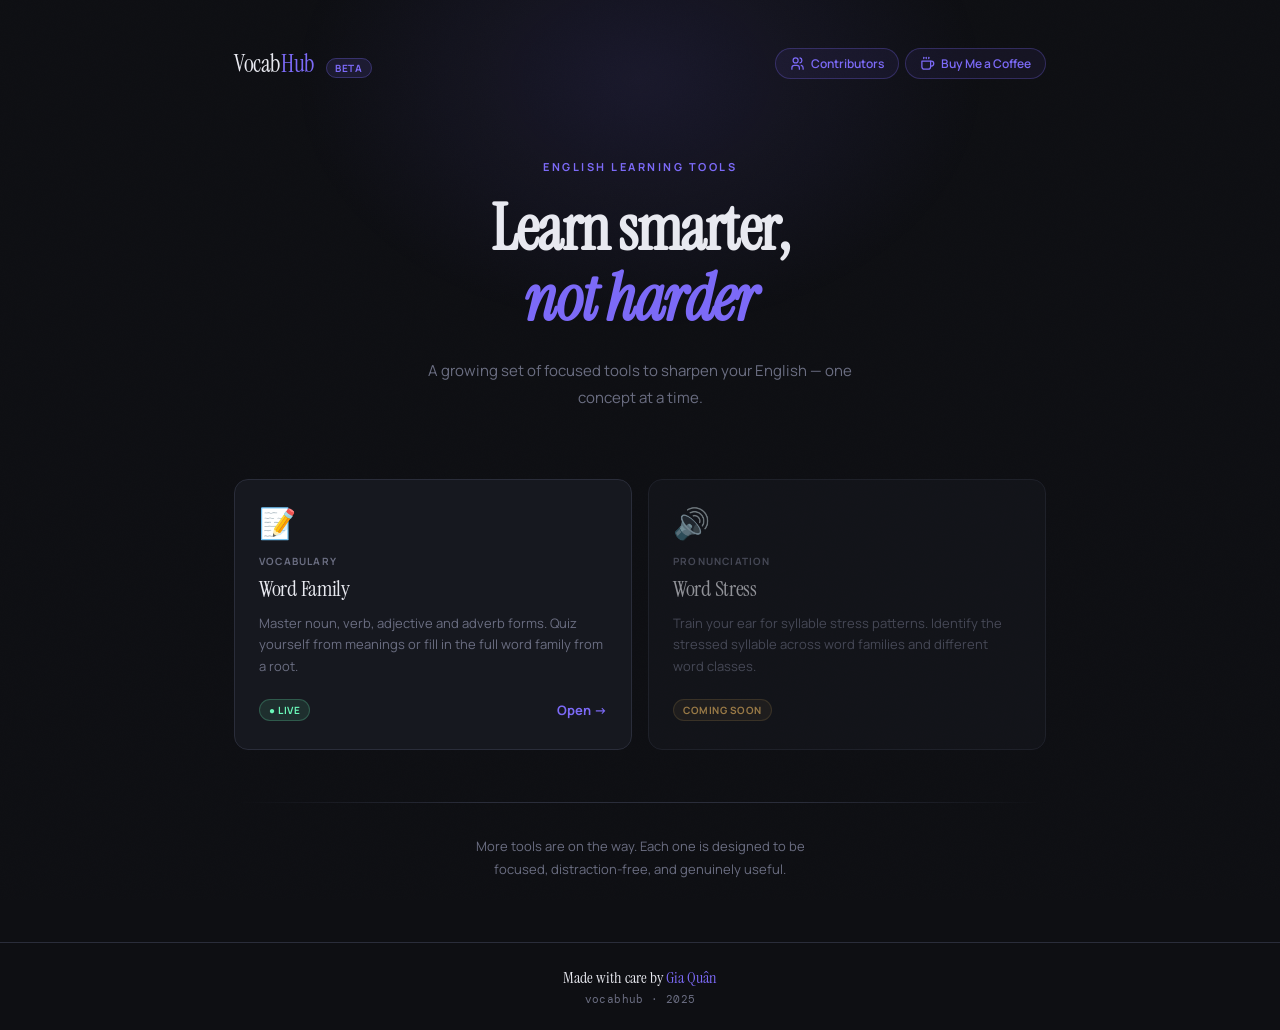
<file: index.html>
<!DOCTYPE html>
<html lang="en">
<head>
<meta charset="UTF-8">
<meta name="viewport" content="width=device-width, initial-scale=1.0">
<title>Vocab Hub</title>
<link rel="icon" type="image/png" href="image/wordhub logo.png">
<link href="https://fonts.googleapis.com/css2?family=Instrument+Serif:ital@0;1&family=DM+Mono:wght@400;500&family=Manrope:wght@400;500;600;700&display=swap" rel="stylesheet">
<style>
  :root {
    --bg:      #0e0f13;
    --surface: #16181f;
    --surface2:#1e2029;
    --border:  #2a2d3a;
    --accent:  #7c6af7;
    --accent2: #f7c26a;
    --accent3: #6af7b8;
    --text:    #e8e9f0;
    --muted:   #6b6e82;
    --danger:  #f76a6a;
    --success: #6af7b8;
    --radius:  14px;
  }

  * { box-sizing: border-box; margin: 0; padding: 0; }

  body {
    background: var(--bg);
    color: var(--text);
    font-family: 'Manrope', sans-serif;
    min-height: 100vh;
    display: flex;
    flex-direction: column;
    overflow-x: hidden;
  }

  body::before {
    content: '';
    position: fixed; inset: 0; z-index: 0; pointer-events: none;
    background-image: url("data:image/svg+xml,%3Csvg viewBox='0 0 256 256' xmlns='http://www.w3.org/2000/svg'%3E%3Cfilter id='n'%3E%3CfeTurbulence type='fractalNoise' baseFrequency='0.9' numOctaves='4' stitchTiles='stitch'/%3E%3C/filter%3E%3Crect width='100%25' height='100%25' filter='url(%23n)' opacity='0.03'/%3E%3C/svg%3E");
    background-size: 200px;
    opacity: 0.4;
  }

  body::after {
    content: '';
    position: fixed;
    top: -180px; left: 50%;
    transform: translateX(-50%);
    width: 720px; height: 520px;
    background: radial-gradient(ellipse at center, rgba(124,106,247,.11) 0%, transparent 68%);
    pointer-events: none; z-index: 0;
  }

  .page {
    position: relative; z-index: 1;
    max-width: 860px;
    margin: 0 auto;
    padding: 48px 24px 60px;
    flex: 1;
    display: flex;
    flex-direction: column;
  }

  /* ── Header ── */
  header {
    display: flex;
    align-items: center;
    justify-content: space-between;
    margin-bottom: 80px;
  }
  .logo {
    font-family: 'Instrument Serif', serif;
    font-size: 24px;
    letter-spacing: -0.4px;
  }
  .logo span { color: var(--accent); }
  .beta-tag {
    font-size: 10px; font-weight: 700; letter-spacing: .8px;
    color: var(--accent); text-transform: uppercase;
    background: rgba(124,106,247,.12);
    border: 1px solid rgba(124,106,247,.3);
    border-radius: 999px; padding: 2px 8px;
    margin-left: 8px; vertical-align: middle;
  }

  /* ── Tab Nav ── */
  .header-tabs {
    display: flex;
    align-items: center;
    gap: 6px;
  }
  .tab-btn {
    font-family: 'Manrope', sans-serif;
    font-size: 12px;
    font-weight: 600;
    color: var(--accent);
    background: rgba(124,106,247,.07);
    border: 1px solid rgba(124,106,247,.28);
    border-radius: 999px;
    padding: 6px 14px;
    cursor: pointer;
    display: flex;
    align-items: center;
    gap: 6px;
    transition: color .2s, background .2s, border-color .2s, box-shadow .2s;
    white-space: nowrap;
    box-shadow: 0 0 0 0 rgba(124,106,247,0);
  }
  .tab-btn:hover {
    color: #fff;
    background: rgba(124,106,247,.18);
    border-color: rgba(124,106,247,.65);
    box-shadow: 0 0 14px rgba(124,106,247,.22);
  }
  .tab-btn .tab-icon { font-size: 14px; display: flex; align-items: center; }

  /* ── Modal Overlay ── */
  .modal-overlay {
    position: fixed; inset: 0; z-index: 100;
    background: rgba(10,11,15,.72);
    backdrop-filter: blur(8px);
    -webkit-backdrop-filter: blur(8px);
    display: flex;
    align-items: center;
    justify-content: center;
    padding: 24px;
    opacity: 0;
    pointer-events: none;
    transition: opacity .22s;
  }
  .modal-overlay.open {
    opacity: 1;
    pointer-events: all;
  }

  .modal {
    background: var(--surface);
    border: 1px solid var(--border);
    border-radius: 20px;
    width: 100%;
    max-width: 580px;
    max-height: 88vh;
    overflow-y: auto;
    padding: 36px 32px;
    position: relative;
    transform: translateY(16px) scale(.97);
    transition: transform .24s cubic-bezier(.22,1,.36,1);
    scrollbar-width: thin;
    scrollbar-color: var(--border) transparent;
  }
  .modal-overlay.open .modal {
    transform: translateY(0) scale(1);
  }

  .modal-close {
    position: absolute;
    top: 16px; right: 16px;
    background: var(--surface2);
    border: 1px solid var(--border);
    border-radius: 50%;
    width: 32px; height: 32px;
    color: var(--muted);
    font-size: 18px;
    line-height: 1;
    cursor: pointer;
    display: flex; align-items: center; justify-content: center;
    transition: color .15s, background .15s;
  }
  .modal-close:hover { color: var(--text); background: var(--border); }

  .modal-title {
    font-family: 'Instrument Serif', serif;
    font-size: 26px;
    letter-spacing: -.4px;
    margin-bottom: 6px;
  }
  .modal-sub {
    font-size: 13px;
    color: var(--muted);
    margin-bottom: 28px;
    line-height: 1.7;
  }

  /* ── Contributors ── */
  .contrib-grid {
    display: flex;
    flex-direction: column;
    gap: 12px;
  }
  .contrib-row {
    display: grid;
    grid-template-columns: repeat(auto-fill, minmax(160px, 1fr));
    gap: 12px;
  }
  .contrib-card {
    background: var(--surface2);
    border: 1px solid var(--border);
    border-radius: 12px;
    padding: 16px 16px 14px;
    display: flex;
    flex-direction: column;
    align-items: flex-start;
    gap: 8px;
    transition: border-color .18s;
  }
  .contrib-card:hover { border-color: rgba(124,106,247,.45); }

  .contrib-avatar {
    width: 44px; height: 44px;
    border-radius: 50%;
    background: linear-gradient(135deg, var(--accent), #a78bfa);
    display: flex; align-items: center; justify-content: center;
    font-size: 18px;
    font-weight: 700;
    color: #fff;
    letter-spacing: -.5px;
    flex-shrink: 0;
  }

  .contrib-info {}
  .contrib-name {
    font-size: 14px;
    font-weight: 700;
    color: var(--text);
    margin-bottom: 2px;
  }
  .contrib-role {
    font-size: 11px;
    font-weight: 600;
    letter-spacing: .5px;
    text-transform: uppercase;
    color: var(--accent);
  }

  .contrib-links {
    display: flex; gap: 6px; flex-wrap: wrap;
    margin-top: 2px;
  }
  .contrib-link {
    font-size: 11px;
    font-family: 'DM Mono', monospace;
    color: var(--muted);
    text-decoration: none;
    background: rgba(255,255,255,.04);
    border: 1px solid var(--border);
    border-radius: 6px;
    padding: 2px 8px;
    transition: color .15s, border-color .15s;
  }
  .contrib-link:hover { color: var(--accent); border-color: rgba(124,106,247,.4); }

  /* ── Crypto Donate ── */
  .crypto-section {
    display: flex;
    flex-direction: column;
    gap: 20px;
  }
  .crypto-coin {
    background: var(--surface2);
    border: 1px solid var(--border);
    border-radius: 14px;
    padding: 20px;
    display: flex;
    gap: 18px;
    align-items: flex-start;
    transition: border-color .18s;
  }
  .crypto-coin:hover { border-color: rgba(247,194,106,.35); }

  .qr-placeholder {
    width: 80px; height: 80px;
    border-radius: 10px;
    background: var(--surface);
    border: 1.5px dashed var(--border);
    display: flex;
    flex-direction: column;
    align-items: center;
    justify-content: center;
    flex-shrink: 0;
    font-size: 22px;
    overflow: hidden;
    position: relative;
  }

  .qr-label {
    font-size: 9px;
    font-family: 'DM Mono', monospace;
    color: var(--muted);
    margin-top: 4px;
    letter-spacing: .3px;
  }

  .crypto-details { flex: 1; min-width: 0; }
  .crypto-header {
    display: flex; align-items: center; gap: 8px;
    margin-bottom: 4px;
  }
  .crypto-icon { font-size: 20px; line-height: 1; }
  .crypto-name {
    font-size: 15px;
    font-weight: 700;
    color: var(--text);
  }
  .crypto-ticker {
    font-family: 'DM Mono', monospace;
    font-size: 11px;
    color: var(--muted);
    background: rgba(255,255,255,.05);
    border: 1px solid var(--border);
    border-radius: 6px;
    padding: 1px 7px;
  }
  .crypto-network {
    font-size: 11px;
    color: var(--muted);
    margin-bottom: 10px;
  }
  .crypto-address-wrap {
    display: flex;
    align-items: center;
    gap: 8px;
    background: rgba(0,0,0,.25);
    border: 1px solid var(--border);
    border-radius: 8px;
    padding: 8px 10px;
  }
  .crypto-address {
    font-family: 'DM Mono', monospace;
    font-size: 11px;
    color: var(--accent3);
    flex: 1;
    overflow: hidden;
    text-overflow: ellipsis;
    white-space: nowrap;
  }
  .copy-btn {
    background: rgba(106,247,184,.08);
    border: 1px solid rgba(106,247,184,.2);
    border-radius: 6px;
    color: var(--accent3);
    font-size: 11px;
    font-weight: 700;
    font-family: 'Manrope', sans-serif;
    padding: 3px 9px;
    cursor: pointer;
    flex-shrink: 0;
    transition: background .15s;
  }
  .copy-btn:hover { background: rgba(106,247,184,.16); }
  .copy-btn.copied { color: var(--accent2); border-color: rgba(247,194,106,.3); background: rgba(247,194,106,.08); }

  .donate-note {
    margin-top: 22px;
    padding: 14px 16px;
    background: rgba(124,106,247,.06);
    border: 1px solid rgba(124,106,247,.15);
    border-radius: 10px;
    font-size: 12px;
    color: var(--muted);
    line-height: 1.7;
    text-align: center;
  }
  .donate-note strong { color: var(--text); }

  /* ── Hero ── */
  .hero {
    text-align: center;
    margin-bottom: 68px;
  }
  .hero-eyebrow {
    font-size: 11px; font-weight: 700; letter-spacing: 2.5px;
    text-transform: uppercase; color: var(--accent);
    margin-bottom: 20px;
  }
  .hero-title {
    font-family: 'Instrument Serif', serif;
    font-size: clamp(40px, 7.5vw, 64px);
    line-height: 1.1;
    letter-spacing: -1.5px;
    color: var(--text);
    margin-bottom: 22px;
  }
  .hero-title em {
    font-style: italic;
    color: var(--accent);
  }
  .hero-sub {
    font-size: 15px;
    color: var(--muted);
    line-height: 1.8;
    max-width: 440px;
    margin: 0 auto;
  }

  /* ── Cards ── */
  .tools-grid {
    display: grid;
    grid-template-columns: 1fr 1fr;
    gap: 16px;
    margin-bottom: 52px;
  }
  @media (max-width: 520px) {
    .tools-grid { grid-template-columns: 1fr; }
  }

  .tool-card {
    background: var(--surface);
    border: 1px solid var(--border);
    border-radius: var(--radius);
    padding: 28px 24px;
    text-decoration: none;
    color: inherit;
    display: flex;
    flex-direction: column;
    position: relative;
    overflow: hidden;
    transition: border-color .2s, transform .22s, box-shadow .22s;
  }
  .tool-card .card-glow {
    position: absolute; inset: 0;
    background: linear-gradient(135deg, rgba(124,106,247,.05) 0%, transparent 55%);
    opacity: 0;
    transition: opacity .22s;
  }
  .tool-card:not(.soon):hover {
    border-color: var(--accent);
    transform: translateY(-4px);
    box-shadow: 0 14px 44px rgba(124,106,247,.13);
  }
  .tool-card:not(.soon):hover .card-glow { opacity: 1; }
  .tool-card.soon { cursor: default; opacity: .6; }

  .card-icon { font-size: 30px; margin-bottom: 16px; line-height: 1; position: relative; }
  .card-label {
    font-size: 10px; font-weight: 700; letter-spacing: 1.2px;
    text-transform: uppercase; color: var(--muted);
    margin-bottom: 6px; position: relative;
  }
  .card-title {
    font-family: 'Instrument Serif', serif;
    font-size: 22px; letter-spacing: -0.3px;
    margin-bottom: 10px; color: var(--text);
    position: relative;
  }
  .card-desc {
    font-size: 13px; color: var(--muted);
    line-height: 1.65; flex: 1;
    position: relative;
  }
  .card-footer {
    margin-top: 22px;
    display: flex; align-items: center; gap: 10px;
    position: relative;
  }
  .card-cta {
    font-size: 13px; font-weight: 700; color: var(--accent);
    display: flex; align-items: center; gap: 5px;
    margin-left: auto;
    transition: gap .2s;
  }
  .tool-card:not(.soon):hover .card-cta { gap: 9px; }

  .badge {
    display: inline-flex; align-items: center; gap: 4px;
    font-size: 10px; font-weight: 700;
    padding: 3px 9px; border-radius: 999px;
    text-transform: uppercase; letter-spacing: .5px;
  }
  .badge-live { background: rgba(106,247,184,.10); color: var(--success); border: 1px solid rgba(106,247,184,.22); }
  .badge-soon { background: rgba(247,194,106,.09); color: var(--accent2); border: 1px solid rgba(247,194,106,.22); }

  /* ── Divider ── */
  .divider {
    height: 1px;
    background: linear-gradient(90deg, transparent 0%, var(--border) 30%, var(--border) 70%, transparent 100%);
    margin-bottom: 32px;
  }

  /* ── Note ── */
  .note {
    text-align: center;
    font-size: 13px;
    color: var(--muted);
    line-height: 1.8;
  }

  /* ── Footer ── */
  footer {
    position: relative; z-index: 1;
    text-align: center;
    padding: 24px 20px;
    border-top: 1px solid var(--border);
    margin-top: auto;
  }
  .credit {
    font-family: 'Instrument Serif', serif;
    font-size: 16px;
    color: var(--text);
    margin-bottom: 4px;
  }
  .credit span { color: var(--accent); }
  .credit-sub {
    font-family: 'DM Mono', monospace;
    font-size: 11px;
    color: var(--muted);
    letter-spacing: .4px;
  }

  /* ── Animations ── */
  @keyframes fadeUp {
    from { opacity: 0; transform: translateY(14px); }
    to   { opacity: 1; transform: translateY(0); }
  }
  header      { animation: fadeUp .45s ease both; }
  .hero       { animation: fadeUp .45s ease .08s both; }
  .tools-grid { animation: fadeUp .45s ease .16s both; }
  .note       { animation: fadeUp .45s ease .22s both; }
  footer      { animation: fadeUp .4s  ease .26s both; }

  /* Mobile */
  @media (max-width: 480px) {
    .page { padding: 36px 18px 48px; }
    header { margin-bottom: 52px; }
    .hero-title { letter-spacing: -.8px; }
    .hero-sub { font-size: 14px; }
    .tool-card { padding: 22px 18px; }
    .header-tabs { gap: 4px; }
    .tab-btn { padding: 5px 10px; font-size: 11px; }
    .modal { padding: 28px 20px; }
    .crypto-coin { flex-direction: column; }
    .qr-placeholder { width: 100%; height: 160px; }
  }
</style>
</head>
<body>

<div class="page">

  <!-- Header -->
  <header>
    <div>
      <span class="logo">Vocab<span>Hub</span></span>
      <span class="beta-tag">Beta</span>
    </div>

    <!-- Tab Buttons -->
    <div class="header-tabs">
      <button class="tab-btn" onclick="openModal('contributors')">
        <span class="tab-icon">
          <svg width="15" height="15" viewBox="0 0 24 24" fill="none" stroke="currentColor" stroke-width="2" stroke-linecap="round" stroke-linejoin="round"><circle cx="9" cy="7" r="4"/><path d="M3 21v-2a4 4 0 0 1 4-4h4a4 4 0 0 1 4 4v2"/><path d="M16 3.13a4 4 0 0 1 0 7.75"/><path d="M21 21v-2a4 4 0 0 0-3-3.87"/></svg>
        </span> Contributors
      </button>
      <button class="tab-btn" onclick="openModal('coffee')">
        <span class="tab-icon">
          <svg width="15" height="15" viewBox="0 0 24 24" fill="none" stroke="currentColor" stroke-width="2" stroke-linecap="round" stroke-linejoin="round"><path d="M17 8h1a4 4 0 1 1 0 8h-1"/><path d="M3 8h14v9a4 4 0 0 1-4 4H7a4 4 0 0 1-4-4Z"/><line x1="6" x2="6" y1="2" y2="4"/><line x1="10" x2="10" y1="2" y2="4"/><line x1="14" x2="14" y1="2" y2="4"/></svg>
        </span> Buy Me a Coffee
      </button>
    </div>
  </header>

  <!-- Hero -->
  <div class="hero">
    <div class="hero-eyebrow">English Learning Tools</div>
    <h1 class="hero-title">Learn smarter,<br><em>not harder</em></h1>
    <p class="hero-sub">A growing set of focused tools to sharpen your English — one concept at a time.</p>
  </div>

  <!-- Cards -->
  <div class="tools-grid">
    <a class="tool-card" href="word_family.html" onclick="return handleWordFamily(event)">
      <div class="card-glow"></div>
      <div class="card-icon">📝</div>
      <div class="card-label">Vocabulary</div>
      <div class="card-title">Word Family</div>
      <div class="card-desc">Master noun, verb, adjective and adverb forms. Quiz yourself from meanings or fill in the full word family from a root.</div>
      <div class="card-footer">
        <span class="badge badge-live">● Live</span>
        <span class="card-cta">Open →</span>
      </div>
    </a>

    <div class="tool-card soon">
      <div class="card-icon">🔊</div>
      <div class="card-label">Pronunciation</div>
      <div class="card-title">Word Stress</div>
      <div class="card-desc">Train your ear for syllable stress patterns. Identify the stressed syllable across word families and different word classes.</div>
      <div class="card-footer">
        <span class="badge badge-soon">Coming soon</span>
      </div>
    </div>
  </div>

  <div class="divider"></div>
  <p class="note">More tools are on the way. Each one is designed to be<br>focused, distraction-free, and genuinely useful.</p>

</div>

<!-- Footer -->
<footer>
  <div class="credit">Made with care by <span>Gia Quân</span></div>
  <div class="credit-sub">vocabhub · 2025</div>
</footer>

<!-- ══════════════════════════════════════
     MODAL: Contributors
════════════════════════════════════════ -->
<div class="modal-overlay" id="modal-contributors" onclick="handleOverlayClick(event, 'contributors')">
  <div class="modal">
    <button class="modal-close" onclick="closeModal('contributors')">✕</button>
    <div class="modal-title">Contributors</div>
    <p class="modal-sub">The people who made VocabHub possible — designers, developers, and helpers.</p>

    <div class="contrib-grid">

      <div class="contrib-row">

        <div class="contrib-card">
          <div class="contrib-avatar">GQ</div>
          <div class="contrib-info">
            <div class="contrib-name">Lưu Gia Quân</div>
            <div class="contrib-role">Developer & Founder</div>
          </div>
        </div>

        <div class="contrib-card">
          <div class="contrib-avatar">MA</div>
          <div class="contrib-info">
            <div class="contrib-name">Trần Nguyễn Minh Anh</div>
            <div class="contrib-role">Tester</div>
          </div>
        </div>

        <div class="contrib-card">
          <div class="contrib-avatar">TA</div>
          <div class="contrib-info">
            <div class="contrib-name">Trần Thị Thanh Ngân</div>
            <div class="contrib-role">Tester</div>
          </div>
        </div>

        <div class="contrib-card">
          <div class="contrib-avatar">MK</div>
          <div class="contrib-info">
            <div class="contrib-name">Võ Phước Minh Khang</div>
            <div class="contrib-role">Tester</div>
          </div>
        </div>

        <div class="contrib-card">
          <div class="contrib-avatar">TH</div>
          <div class="contrib-info">
            <div class="contrib-name">Nguyễn Trung Hiếu</div>
            <div class="contrib-role">Tester</div>
          </div>
        </div>

        <div class="contrib-card">
          <div class="contrib-avatar">TT</div>
          <div class="contrib-info">
            <div class="contrib-name">Trương Ngọc Thanh Trúc</div>
            <div class="contrib-role">Tester</div>
          </div>
        </div>
      </div>

    </div><!-- /contrib-grid -->
  </div>
</div>

<!-- ══════════════════════════════════════
     MODAL: Buy Me a Coffee
════════════════════════════════════════ -->
<div class="modal-overlay" id="modal-coffee" onclick="handleOverlayClick(event, 'coffee')">
  <div class="modal">
    <button class="modal-close" onclick="closeModal('coffee')">✕</button>
    <div class="modal-title">Buy Me a Coffee</div>
    <p class="modal-sub">VocabHub is free and ad-free. If it's helped you learn, a small crypto donation keeps the lights on. Every bit is appreciated 🙏</p>

    <div class="crypto-section">

      <div class="crypto-coin">

        <img src="image/qr%20code.png"
             style="width:100px; height:100px; border-radius:10px; object-fit:cover;"
             alt="Donation QR code">

        <div class="crypto-details">
          <div class="crypto-header" style="flex-wrap:wrap; gap: 6px;">
            <span class="crypto-name">My Wallet</span>
            <span class="crypto-ticker">ETC</span>
            <span class="crypto-ticker">BTC</span>
            <span class="crypto-ticker">VRSC</span>
          </div>
          <div class="crypto-network">One address — accepts all three coins</div>
          <div class="crypto-address-wrap">
            <span class="crypto-address" id="addr-wallet">YOUR_WALLET_ADDRESS_HERE</span>
            <button class="copy-btn" onclick="copyAddr('addr-wallet', this)">Copy</button>
          </div>
        </div>
      </div>

    </div><!-- /crypto-section -->

    <div class="donate-note">
      <strong>Thank you for your support!</strong><br>
      Double-check the network before sending. Donations go directly to maintaining and expanding VocabHub.
    </div>

  </div>
</div>

<script>
  function openModal(id) {
    document.getElementById('modal-' + id).classList.add('open');
    document.body.style.overflow = 'hidden';
  }
  function closeModal(id) {
    document.getElementById('modal-' + id).classList.remove('open');
    document.body.style.overflow = '';
  }
  function handleOverlayClick(e, id) {
    if (e.target === e.currentTarget) closeModal(id);
  }
  document.addEventListener('keydown', e => {
    if (e.key === 'Escape') {
      ['contributors','coffee'].forEach(closeModal);
    }
  });

  function copyAddr(elemId, btn) {
    const addr = document.getElementById(elemId).textContent.trim();
    navigator.clipboard.writeText(addr).then(() => {
      btn.textContent = 'Copied!';
      btn.classList.add('copied');
      setTimeout(() => {
        btn.textContent = 'Copy';
        btn.classList.remove('copied');
      }, 2000);
    });
  }

	function handleWordFamily(e) {
  e.preventDefault(); // Stop the link from opening immediately
  fetch('word_family.html', { method: 'HEAD' })
    .then(response => {
      if (response.ok) {
        window.location.href = 'word_family.html'; // File exists, go there
      } else {
        window.location.href = '404.html';   // Not found, show custom 404
      }
    })
    .catch(() => {
      window.location.href = '404.html';     // Network error or file missing
    });
}
</script>

</body>
</html>
</file>
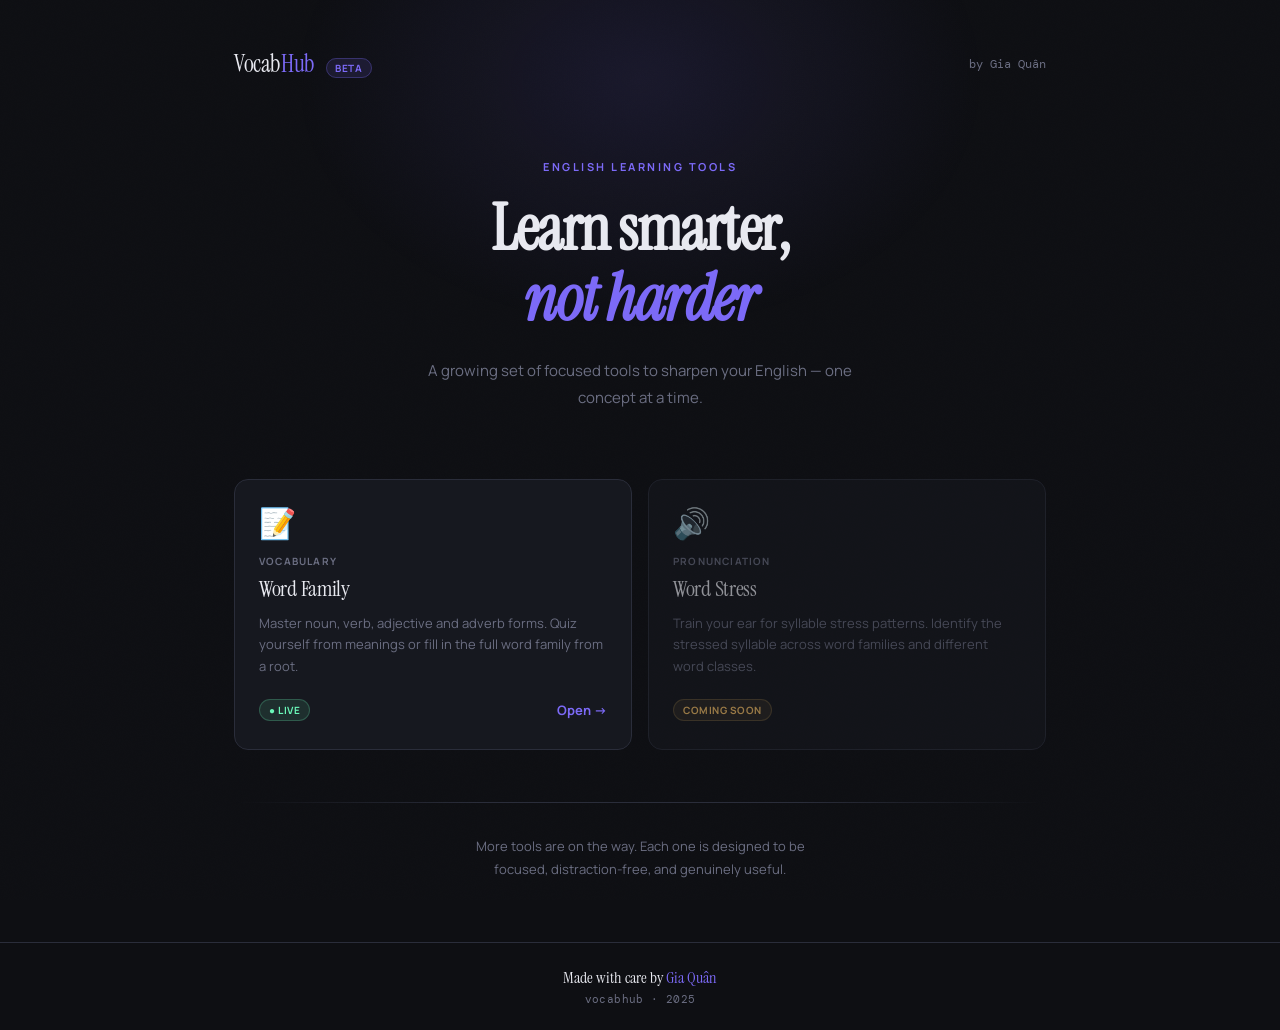
<file: main.html>
<!DOCTYPE html>
<html lang="en">
<head>
<meta charset="UTF-8">
<meta name="viewport" content="width=device-width, initial-scale=1.0">
<title>Vocab Hub — by Gia Quân</title>
<link href="https://fonts.googleapis.com/css2?family=Instrument+Serif:ital@0;1&family=DM+Mono:wght@400;500&family=Manrope:wght@400;500;600;700&display=swap" rel="stylesheet">
<style>
  :root {
    --bg:      #0e0f13;
    --surface: #16181f;
    --surface2:#1e2029;
    --border:  #2a2d3a;
    --accent:  #7c6af7;
    --accent2: #f7c26a;
    --accent3: #6af7b8;
    --text:    #e8e9f0;
    --muted:   #6b6e82;
    --danger:  #f76a6a;
    --success: #6af7b8;
    --radius:  14px;
  }

  * { box-sizing: border-box; margin: 0; padding: 0; }

  body {
    background: var(--bg);
    color: var(--text);
    font-family: 'Manrope', sans-serif;
    min-height: 100vh;
    display: flex;
    flex-direction: column;
    overflow-x: hidden;
  }

  /* Noise texture — identical to WordFamily */
  body::before {
    content: '';
    position: fixed; inset: 0; z-index: 0; pointer-events: none;
    background-image: url("data:image/svg+xml,%3Csvg viewBox='0 0 256 256' xmlns='http://www.w3.org/2000/svg'%3E%3Cfilter id='n'%3E%3CfeTurbulence type='fractalNoise' baseFrequency='0.9' numOctaves='4' stitchTiles='stitch'/%3E%3C/filter%3E%3Crect width='100%25' height='100%25' filter='url(%23n)' opacity='0.03'/%3E%3C/svg%3E");
    background-size: 200px;
    opacity: 0.4;
  }

  /* Accent glow */
  body::after {
    content: '';
    position: fixed;
    top: -180px; left: 50%;
    transform: translateX(-50%);
    width: 720px; height: 520px;
    background: radial-gradient(ellipse at center, rgba(124,106,247,.11) 0%, transparent 68%);
    pointer-events: none; z-index: 0;
  }

  .page {
    position: relative; z-index: 1;
    max-width: 860px;
    margin: 0 auto;
    padding: 48px 24px 60px;
    flex: 1;
    display: flex;
    flex-direction: column;
  }

  /* ── Header ── */
  header {
    display: flex;
    align-items: center;
    justify-content: space-between;
    margin-bottom: 80px;
  }
  .logo {
    font-family: 'Instrument Serif', serif;
    font-size: 24px;
    letter-spacing: -0.4px;
  }
  .logo span { color: var(--accent); }
  .beta-tag {
    font-size: 10px; font-weight: 700; letter-spacing: .8px;
    color: var(--accent); text-transform: uppercase;
    background: rgba(124,106,247,.12);
    border: 1px solid rgba(124,106,247,.3);
    border-radius: 999px; padding: 2px 8px;
    margin-left: 8px; vertical-align: middle;
  }
  .header-by {
    font-family: 'DM Mono', monospace;
    font-size: 12px;
    color: var(--muted);
  }

  /* ── Hero ── */
  .hero {
    text-align: center;
    margin-bottom: 68px;
  }
  .hero-eyebrow {
    font-size: 11px; font-weight: 700; letter-spacing: 2.5px;
    text-transform: uppercase; color: var(--accent);
    margin-bottom: 20px;
  }
  .hero-title {
    font-family: 'Instrument Serif', serif;
    font-size: clamp(40px, 7.5vw, 64px);
    line-height: 1.1;
    letter-spacing: -1.5px;
    color: var(--text);
    margin-bottom: 22px;
  }
  .hero-title em {
    font-style: italic;
    color: var(--accent);
  }
  .hero-sub {
    font-size: 15px;
    color: var(--muted);
    line-height: 1.8;
    max-width: 440px;
    margin: 0 auto;
  }

  /* ── Cards ── */
  .tools-grid {
    display: grid;
    grid-template-columns: 1fr 1fr;
    gap: 16px;
    margin-bottom: 52px;
  }
  @media (max-width: 520px) {
    .tools-grid { grid-template-columns: 1fr; }
  }

  .tool-card {
    background: var(--surface);
    border: 1px solid var(--border);
    border-radius: var(--radius);
    padding: 28px 24px;
    text-decoration: none;
    color: inherit;
    display: flex;
    flex-direction: column;
    position: relative;
    overflow: hidden;
    transition: border-color .2s, transform .22s, box-shadow .22s;
  }
  .tool-card .card-glow {
    position: absolute; inset: 0;
    background: linear-gradient(135deg, rgba(124,106,247,.05) 0%, transparent 55%);
    opacity: 0;
    transition: opacity .22s;
  }
  .tool-card:not(.soon):hover {
    border-color: var(--accent);
    transform: translateY(-4px);
    box-shadow: 0 14px 44px rgba(124,106,247,.13);
  }
  .tool-card:not(.soon):hover .card-glow { opacity: 1; }

  .tool-card.soon {
    cursor: default;
    opacity: .6;
  }

  .card-icon { font-size: 30px; margin-bottom: 16px; line-height: 1; position: relative; }
  .card-label {
    font-size: 10px; font-weight: 700; letter-spacing: 1.2px;
    text-transform: uppercase; color: var(--muted);
    margin-bottom: 6px; position: relative;
  }
  .card-title {
    font-family: 'Instrument Serif', serif;
    font-size: 22px; letter-spacing: -0.3px;
    margin-bottom: 10px; color: var(--text);
    position: relative;
  }
  .card-desc {
    font-size: 13px; color: var(--muted);
    line-height: 1.65; flex: 1;
    position: relative;
  }
  .card-footer {
    margin-top: 22px;
    display: flex; align-items: center; gap: 10px;
    position: relative;
  }
  .card-cta {
    font-size: 13px; font-weight: 700; color: var(--accent);
    display: flex; align-items: center; gap: 5px;
    margin-left: auto;
    transition: gap .2s;
  }
  .tool-card:not(.soon):hover .card-cta { gap: 9px; }

  .badge {
    display: inline-flex; align-items: center; gap: 4px;
    font-size: 10px; font-weight: 700;
    padding: 3px 9px; border-radius: 999px;
    text-transform: uppercase; letter-spacing: .5px;
  }
  .badge-live { background: rgba(106,247,184,.10); color: var(--success); border: 1px solid rgba(106,247,184,.22); }
  .badge-soon { background: rgba(247,194,106,.09); color: var(--accent2); border: 1px solid rgba(247,194,106,.22); }

  /* ── Divider ── */
  .divider {
    height: 1px;
    background: linear-gradient(90deg, transparent 0%, var(--border) 30%, var(--border) 70%, transparent 100%);
    margin-bottom: 32px;
  }

  /* ── Note ── */
  .note {
    text-align: center;
    font-size: 13px;
    color: var(--muted);
    line-height: 1.8;
  }

  /* ── Footer ── */
  footer {
    position: relative; z-index: 1;
    text-align: center;
    padding: 24px 20px;
    border-top: 1px solid var(--border);
    margin-top: auto;
  }
  .credit {
    font-family: 'Instrument Serif', serif;
    font-size: 16px;
    color: var(--text);
    margin-bottom: 4px;
  }
  .credit span { color: var(--accent); }
  .credit-sub {
    font-family: 'DM Mono', monospace;
    font-size: 11px;
    color: var(--muted);
    letter-spacing: .4px;
  }

  /* ── Animations ── */
  @keyframes fadeUp {
    from { opacity: 0; transform: translateY(14px); }
    to   { opacity: 1; transform: translateY(0); }
  }
  header      { animation: fadeUp .45s ease both; }
  .hero       { animation: fadeUp .45s ease .08s both; }
  .tools-grid { animation: fadeUp .45s ease .16s both; }
  .note       { animation: fadeUp .45s ease .22s both; }
  footer      { animation: fadeUp .4s  ease .26s both; }

  /* Mobile */
  @media (max-width: 480px) {
    .page { padding: 36px 18px 48px; }
    header { margin-bottom: 52px; }
    .hero-title { letter-spacing: -.8px; }
    .hero-sub { font-size: 14px; }
    .tool-card { padding: 22px 18px; }
  }
</style>
</head>
<body>

<div class="page">

  <!-- Header -->
  <header>
    <div>
      <span class="logo">Vocab<span>Hub</span></span>
      <span class="beta-tag">Beta</span>
    </div>
    <span class="header-by">by Gia Quân</span>
  </header>

  <!-- Hero -->
  <div class="hero">
    <div class="hero-eyebrow">English Learning Tools</div>
    <h1 class="hero-title">Learn smarter,<br><em>not harder</em></h1>
    <p class="hero-sub">A growing set of focused tools to sharpen your English — one concept at a time.</p>
  </div>

  <!-- Cards -->
  <div class="tools-grid">

    <!-- Word Family -->
    <a class="tool-card" href="word family.html">
      <div class="card-glow"></div>
      <div class="card-icon">📝</div>
      <div class="card-label">Vocabulary</div>
      <div class="card-title">Word Family</div>
      <div class="card-desc">Master noun, verb, adjective and adverb forms. Quiz yourself from meanings or fill in the full word family from a root.</div>
      <div class="card-footer">
        <span class="badge badge-live">● Live</span>
        <span class="card-cta">Open →</span>
      </div>
    </a>

    <!-- Word Stress -->
    <div class="tool-card soon">
      <div class="card-icon">🔊</div>
      <div class="card-label">Pronunciation</div>
      <div class="card-title">Word Stress</div>
      <div class="card-desc">Train your ear for syllable stress patterns. Identify the stressed syllable across word families and different word classes.</div>
      <div class="card-footer">
        <span class="badge badge-soon">Coming soon</span>
      </div>
    </div>

  </div>

  <div class="divider"></div>

  <p class="note">More tools are on the way. Each one is designed to be<br>focused, distraction-free, and genuinely useful.</p>

</div>

<!-- Footer -->
<footer>
  <div class="credit">Made with care by <span>Gia Quân</span></div>
  <div class="credit-sub">vocabhub · 2025</div>
</footer>

</body>
</html>
</file>
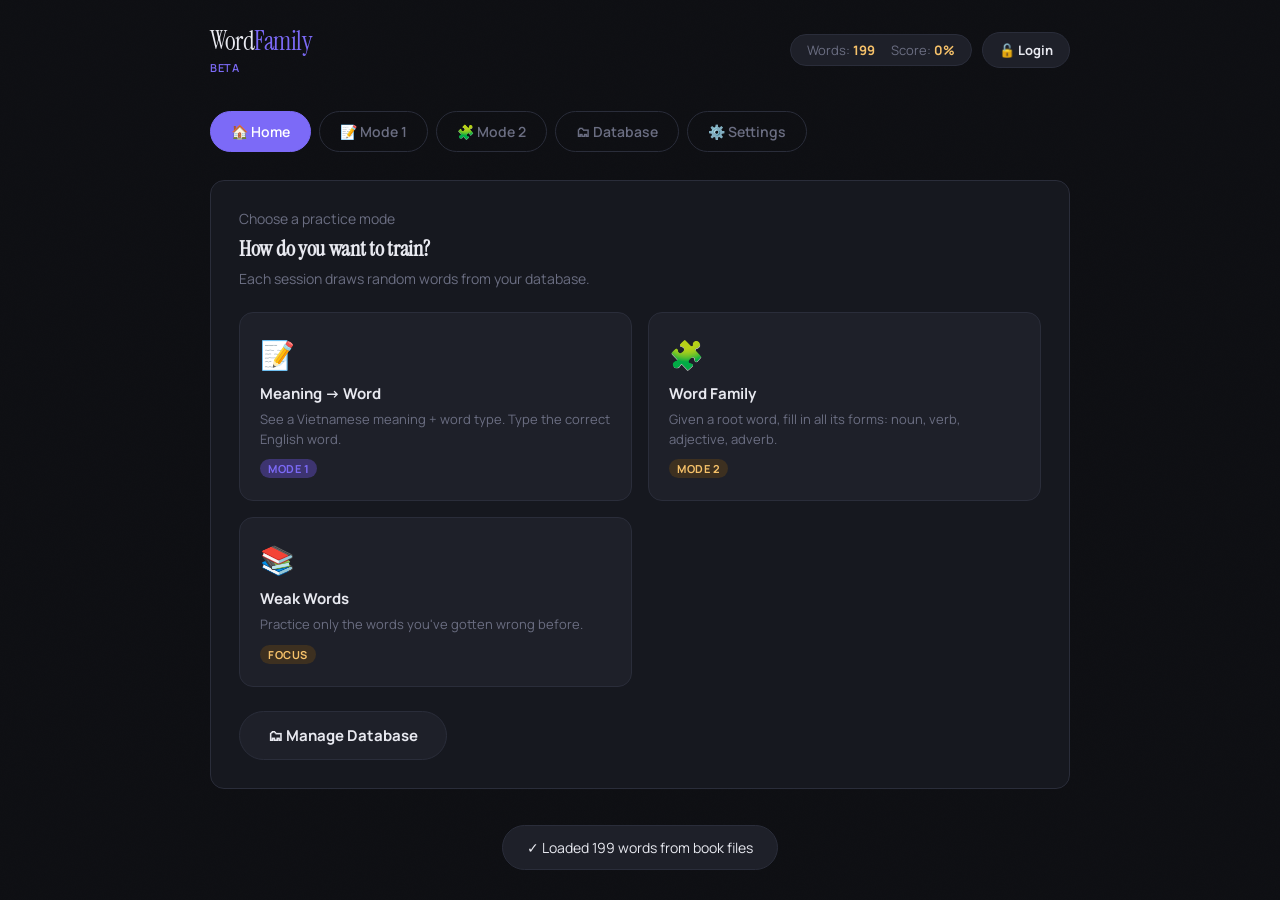
<file: word family (2).html>
<!DOCTYPE html>
<html lang="en">
<head>
<meta charset="UTF-8">
<meta name="viewport" content="width=device-width, initial-scale=1.0">
<title>WordFamily – Vocab Trainer</title>
<link href="https://fonts.googleapis.com/css2?family=Instrument+Serif:ital@0;1&family=DM+Mono:wght@400;500&family=Manrope:wght@400;500;600;700&display=swap" rel="stylesheet">
<style>
  :root {
    --bg: #0e0f13; --surface: #16181f; --surface2: #1e2029; --border: #2a2d3a;
    --accent: #7c6af7; --accent2: #f7c26a; --accent3: #6af7b8;
    --text: #e8e9f0; --muted: #6b6e82; --danger: #f76a6a; --success: #6af7b8; --radius: 14px;
  }
  * { box-sizing: border-box; margin: 0; padding: 0; }
  body { background: var(--bg); color: var(--text); font-family: 'Manrope', sans-serif; min-height: 100vh; overflow-x: hidden; }
  body::before {
    content: ''; position: fixed; inset: 0; z-index: 0; pointer-events: none;
    background-image: url("data:image/svg+xml,%3Csvg viewBox='0 0 256 256' xmlns='http://www.w3.org/2000/svg'%3E%3Cfilter id='n'%3E%3CfeTurbulence type='fractalNoise' baseFrequency='0.9' numOctaves='4' stitchTiles='stitch'/%3E%3C/filter%3E%3Crect width='100%25' height='100%25' filter='url(%23n)' opacity='0.03'/%3E%3C/svg%3E");
    background-size: 200px; opacity: 0.4;
  }
  .app { position: relative; z-index: 1; max-width: 900px; margin: 0 auto; padding: 24px 20px 80px; }
  header { display: flex; align-items: center; justify-content: space-between; margin-bottom: 36px; }
  .logo { font-family: 'Instrument Serif', serif; font-size: 26px; color: var(--text); letter-spacing: -0.5px; }
  .logo span { color: var(--accent); }
  .stats-pill { background: var(--surface2); border: 1px solid var(--border); border-radius: 999px; padding: 6px 16px; font-size: 13px; color: var(--muted); display: flex; gap: 16px; }
  .stats-pill b { color: var(--accent2); }
  nav { display: flex; gap: 8px; margin-bottom: 28px; flex-wrap: wrap; }
  .nav-btn { padding: 10px 20px; border-radius: 999px; font-size: 14px; font-weight: 600; cursor: pointer; border: 1.5px solid var(--border); background: transparent; color: var(--muted); transition: all .2s; font-family: 'Manrope', sans-serif; }
  .nav-btn:hover { border-color: var(--accent); color: var(--text); }
  .nav-btn.active { background: var(--accent); border-color: var(--accent); color: #fff; }
  .card { background: var(--surface); border: 1px solid var(--border); border-radius: var(--radius); padding: 28px; animation: fadeUp .3s ease; }
  @keyframes fadeUp { from { opacity:0; transform: translateY(12px); } to { opacity:1; transform: translateY(0); } }
  .section-title { font-family: 'Instrument Serif', serif; font-size: 22px; margin-bottom: 6px; letter-spacing: -0.3px; }
  .section-sub { color: var(--muted); font-size: 14px; margin-bottom: 24px; }
  .mode-grid { display: grid; grid-template-columns: 1fr 1fr; gap: 16px; margin-bottom: 24px; }
  @media(max-width:520px) { .mode-grid { grid-template-columns: 1fr; } }
  .mode-card { border: 1.5px solid var(--border); border-radius: var(--radius); padding: 22px 20px; cursor: pointer; transition: all .2s; background: var(--surface2); }
  .mode-card:hover { border-color: var(--accent); transform: translateY(-2px); }
  .mode-card .icon { font-size: 28px; margin-bottom: 10px; }
  .mode-card h3 { font-size: 15px; font-weight: 700; margin-bottom: 6px; }
  .mode-card p { font-size: 13px; color: var(--muted); line-height: 1.5; }
  .badge { display: inline-block; font-size: 11px; font-weight: 700; padding: 2px 8px; border-radius: 999px; margin-top: 10px; text-transform: uppercase; letter-spacing: .5px; }
  .badge-purple { background: #3d3470; color: var(--accent); }
  .badge-gold { background: #3d3020; color: var(--accent2); }

  /* Quiz header */
  .quiz-header { display: flex; align-items: center; justify-content: space-between; margin-bottom: 20px; gap: 10px; }
  .progress-wrap { flex: 1; margin: 0 12px; }
  .progress-bar { height: 6px; background: var(--border); border-radius: 999px; overflow: hidden; }
  .progress-fill { height: 100%; background: linear-gradient(90deg, var(--accent), var(--accent2)); border-radius: 999px; transition: width .4s ease; }
  .progress-label { font-size: 12px; color: var(--muted); margin-top: 4px; text-align: right; }

  /* Timer */
  .timer-pill {
    display: flex; align-items: center; gap: 5px;
    background: var(--surface2); border: 1px solid var(--border);
    border-radius: 999px; padding: 5px 12px;
    font-family: 'DM Mono', monospace; font-size: 13px; color: var(--text);
    flex-shrink: 0;
  }
  .timer-pill.warning { border-color: var(--accent2); color: var(--accent2); }
  .timer-pill.danger  { border-color: var(--danger);  color: var(--danger); animation: pulse .6s infinite; }
  @keyframes pulse { 0%,100%{opacity:1} 50%{opacity:.5} }

  .question-box { background: var(--surface2); border: 1px solid var(--border); border-radius: var(--radius); padding: 28px 24px; margin-bottom: 20px; text-align: center; }
  .question-label { font-size: 11px; color: var(--muted); text-transform: uppercase; letter-spacing: 1px; margin-bottom: 8px; }
  .question-text { font-family: 'Instrument Serif', serif; font-size: 28px; line-height: 1.4; }
  .question-type-tag { display: inline-block; margin-top: 10px; font-size: 12px; font-weight: 700; padding: 3px 10px; border-radius: 999px; background: rgba(124,106,247,.15); color: var(--accent); border: 1px solid rgba(124,106,247,.3); letter-spacing: .5px; }
  .question-phonetic { font-family: 'DM Mono', monospace; font-size: 13px; color: var(--muted); margin-top: 6px; }
  .question-hint-btn { display: inline-flex; align-items: center; gap: 4px; margin-top: 10px; font-size: 12px; color: var(--muted); background: none; border: 1px solid var(--border); border-radius: 999px; padding: 4px 12px; cursor: pointer; transition: all .2s; }
  .question-hint-btn:hover { border-color: var(--accent); color: var(--accent); }
  .question-hint { font-size: 13px; color: var(--muted); margin-top: 8px; font-style: italic; display: none; }

  .answer-input { width: 100%; background: var(--surface2); border: 1.5px solid var(--border); border-radius: var(--radius); padding: 16px 20px; font-size: 18px; color: var(--text); font-family: 'DM Mono', monospace; outline: none; transition: border-color .2s; margin-bottom: 14px; text-align: center; }
  .answer-input:focus { border-color: var(--accent); }
  .answer-input.correct { border-color: var(--success); background: #0d2e22; }
  .answer-input.wrong   { border-color: var(--danger);  background: #2e0d0d; }

  .btn { display: inline-flex; align-items: center; gap: 8px; padding: 13px 28px; border-radius: 999px; font-size: 15px; font-weight: 700; cursor: pointer; border: none; transition: all .2s; font-family: 'Manrope', sans-serif; }
  .btn-primary   { background: var(--accent); color: #fff; }
  .btn-primary:hover { background: #6b59e8; transform: translateY(-1px); }
  .btn-secondary { background: var(--surface2); color: var(--text); border: 1.5px solid var(--border); }
  .btn-secondary:hover { border-color: var(--accent); }
  .btn-danger    { background: #3a1010; color: var(--danger); border: 1.5px solid #5a1010; }
  .btn-danger:hover { background: #4a1010; }
  .btn-sm  { padding: 8px 16px; font-size: 13px; }
  .btn-full{ width: 100%; justify-content: center; }

  .feedback-box { border-radius: var(--radius); padding: 14px 18px; margin-bottom: 16px; font-size: 14px; display: none; animation: fadeUp .2s; line-height: 1.6; }
  .feedback-box.correct { background: #0d2e22; border: 1px solid #1a5c3e; color: var(--success); }
  .feedback-box.wrong   { background: #2e0d0d; border: 1px solid #5c1a1a; color: var(--danger); }
  .action-row { display: flex; gap: 10px; justify-content: center; flex-wrap: wrap; }

  /* Mode 2 */
  .family-target { font-family: 'Instrument Serif', serif; font-size: 40px; text-align: center; margin-bottom: 4px; letter-spacing: -1px; }
  .family-grid { display: grid; grid-template-columns: repeat(auto-fill, minmax(210px, 1fr)); gap: 12px; margin: 20px 0; }
  .family-slot { background: var(--surface2); border: 1.5px dashed var(--border); border-radius: 10px; padding: 12px 14px; }
  .family-slot label { font-size: 10px; text-transform: uppercase; letter-spacing: .8px; color: var(--muted); display: block; margin-bottom: 4px; }
  .family-slot .slot-phonetic { font-family: 'DM Mono', monospace; font-size: 11px; color: var(--muted); margin-bottom: 4px; }
  .family-slot input { width: 100%; background: transparent; border: none; color: var(--text); font-family: 'DM Mono', monospace; font-size: 15px; outline: none; }
  .family-slot.correct { border-color: var(--success); background: #0d2e22; }
  .family-slot.wrong   { border-color: var(--danger);  background: #2e0d0d; }
  .family-slot.skipped { border-color: var(--accent2); background: #2e2710; }

  /* Score */
  .score-card { text-align: center; padding: 36px 28px; }
  .score-big { font-family: 'Instrument Serif', serif; font-size: 72px; line-height: 1; margin-bottom: 8px; }
  .score-big span { color: var(--accent); }
  .score-label { color: var(--muted); font-size: 16px; margin-bottom: 28px; }
  .score-stats { display: flex; gap: 16px; justify-content: center; flex-wrap: wrap; margin-bottom: 32px; }
  .score-stat { background: var(--surface2); border: 1px solid var(--border); border-radius: 10px; padding: 14px 20px; }
  .score-stat .val { font-size: 22px; font-weight: 700; }
  .score-stat .key { font-size: 11px; color: var(--muted); margin-top: 2px; }

  /* Database — redesigned as table */
  .db-toolbar { display: flex; gap: 10px; margin-bottom: 16px; flex-wrap: wrap; align-items: center; }
  .search-input { flex: 1; min-width: 180px; background: var(--surface2); border: 1.5px solid var(--border); border-radius: 999px; padding: 10px 18px; font-size: 14px; color: var(--text); outline: none; font-family: 'Manrope', sans-serif; transition: border-color .2s; }
  .search-input:focus { border-color: var(--accent); }

  .db-table-wrap { overflow-x: auto; border-radius: 10px; border: 1px solid var(--border); }
  .db-table { width: 100%; border-collapse: collapse; font-size: 13px; }
  .db-table thead th {
    background: var(--surface2); color: var(--muted); font-size: 10px; font-weight: 700;
    text-transform: uppercase; letter-spacing: .8px; padding: 10px 14px;
    text-align: left; border-bottom: 1px solid var(--border); white-space: nowrap;
  }
  .db-table tbody tr { border-bottom: 1px solid var(--border); transition: background .15s; cursor: pointer; }
  .db-table tbody tr:last-child { border-bottom: none; }
  .db-table tbody tr:hover { background: rgba(124,106,247,.08); }
  .db-table td { padding: 11px 14px; vertical-align: middle; }
  .db-table .col-root { font-family: 'DM Mono', monospace; font-size: 13px; font-weight: 700; color: #ffffff; white-space: nowrap; letter-spacing: 0.5px; }
  .db-table .col-root-inner { display: inline-block; background: rgba(124,106,247,.18); border: 1px solid rgba(124,106,247,.35); border-radius: 6px; padding: 3px 10px; }
  .db-table .col-word { font-family: 'DM Mono', monospace; font-size: 13px; color: #e0e2f0; font-weight: 500; }
  .db-table .col-phon { font-family: 'DM Mono', monospace; font-size: 11px; color: var(--muted); }
  .db-table .col-type { }
  .db-table .col-mean { font-size: 12px; color: #a0a4be; }
  .db-table .col-err  { font-size: 11px; color: var(--danger); font-weight: 700; white-space: nowrap; }
  .type-badge { display: inline-block; font-size: 11px; font-weight: 700; padding: 3px 9px; border-radius: 6px; text-transform: lowercase; letter-spacing: 0.2px; }
  .type-n   { background: #3d2fff; color: #fff; }
  .type-v   { background: #00904f; color: #fff; }
  .type-adj { background: #b35e00; color: #fff; }
  .type-adv { background: #b52020; color: #fff; }
  .type-phrv { background: #0070b8; color: #fff; }
  .type-other { background: #444860; color: #fff; }

  /* Settings tab */
  .settings-section { margin-bottom: 28px; }
  .settings-section h3 { font-size: 13px; font-weight: 700; text-transform: uppercase; letter-spacing: .8px; color: var(--muted); margin-bottom: 14px; padding-bottom: 8px; border-bottom: 1px solid var(--border); }
  .settings-row { display: flex; align-items: center; justify-content: space-between; padding: 16px 0; border-bottom: 1px solid rgba(42,45,58,.5); gap: 20px; }
  .settings-row:last-child { border-bottom: none; }
  .settings-row-info { flex: 1; }
  .settings-row-info strong { display: block; font-size: 14px; font-weight: 600; color: var(--text); margin-bottom: 3px; }
  .settings-row-info span { font-size: 12px; color: var(--muted); line-height: 1.5; }

  /* Revamped combined entry+meaning rows in modal */
  .combined-row { display: grid; grid-template-columns: 2fr 1.1fr 0.65fr 2fr auto; gap: 8px; align-items: center; background: var(--surface2); border: 1px solid var(--border); border-radius: 8px; padding: 10px 12px; }
  .combined-row input, .combined-row select { background: transparent; border: none; color: var(--text); font-family: 'DM Mono', monospace; font-size: 13px; outline: none; width: 100%; min-width: 0; }
  .combined-row select { font-family: 'Manrope', sans-serif; font-size: 12px; }
  .combined-row .meaning-input { color: #9dd49d; font-style: italic; }
  .combined-row .meaning-input::placeholder { color: #4a6a4a; font-style: italic; }
  .combined-row .del-entry { background: none; border: none; color: var(--muted); cursor: pointer; font-size: 14px; padding: 2px 4px; border-radius: 4px; flex-shrink: 0; }
  .combined-row .del-entry:hover { color: var(--danger); }
  .combined-row-header { display: grid; grid-template-columns: 2fr 1.1fr 0.65fr 2fr auto; gap: 8px; padding: 0 12px; margin-bottom: 4px; }
  .combined-row-header span { font-size: 10px; font-weight: 700; text-transform: uppercase; letter-spacing: .5px; color: var(--muted); }

  /* Modal */
  .overlay { position: fixed; inset: 0; background: rgba(0,0,0,.75); z-index: 100; display: flex; align-items: center; justify-content: center; padding: 20px; animation: fadeIn .2s; }
  @keyframes fadeIn { from { opacity:0; } to { opacity:1; } }
  .modal { background: var(--surface); border: 1px solid var(--border); border-radius: var(--radius); width: 100%; max-width: 660px; max-height: 90vh; overflow-y: auto; padding: 28px; animation: fadeUp .25s ease; }
  .modal-title { font-family: 'Instrument Serif', serif; font-size: 22px; margin-bottom: 20px; }
  .form-group { margin-bottom: 14px; }
  .form-group label { display: block; font-size: 12px; color: var(--muted); margin-bottom: 5px; font-weight: 700; text-transform: uppercase; letter-spacing: .5px; }
  .form-input { width: 100%; background: var(--surface2); border: 1.5px solid var(--border); border-radius: 10px; padding: 10px 14px; font-size: 14px; color: var(--text); outline: none; font-family: 'Manrope', sans-serif; transition: border-color .2s; }
  .form-input:focus { border-color: var(--accent); }
  textarea.form-input { resize: vertical; min-height: 72px; font-family: 'DM Mono', monospace; font-size: 13px; }
  .form-row  { display: grid; grid-template-columns: 1fr 1fr; gap: 12px; }
  .form-row3 { display: grid; grid-template-columns: 2fr 1.2fr 0.8fr; gap: 12px; }
  @media(max-width:520px){ .form-row,.form-row3{ grid-template-columns:1fr; } }
  .modal-footer { display: flex; gap: 10px; justify-content: flex-end; margin-top: 20px; flex-wrap: wrap; }

  /* Entry list in modal (word entries) */
  .entry-list { display: flex; flex-direction: column; gap: 8px; margin-bottom: 12px; }
  .entry-row { display: grid; grid-template-columns: 2fr 1.2fr 0.8fr auto; gap: 8px; align-items: center; background: var(--surface2); border: 1px solid var(--border); border-radius: 8px; padding: 8px 10px; }
  .entry-row input, .entry-row select { background: transparent; border: none; color: var(--text); font-family: 'DM Mono', monospace; font-size: 13px; outline: none; width: 100%; }
  .entry-row select { font-family: 'Manrope', sans-serif; font-size: 12px; }
  .entry-row .del-entry { background: none; border: none; color: var(--muted); cursor: pointer; font-size: 14px; padding: 2px 4px; border-radius: 4px; flex-shrink: 0; }
  .entry-row .del-entry:hover { color: var(--danger); }
  .entry-row-header { display: grid; grid-template-columns: 2fr 1.2fr 0.8fr auto; gap: 8px; padding: 0 10px; }
  .entry-row-header span { font-size: 10px; font-weight: 700; text-transform: uppercase; letter-spacing: .5px; color: var(--muted); }

  .pagination { display: flex; gap: 6px; justify-content: center; margin-top: 16px; flex-wrap: wrap; }
  .page-btn { width: 34px; height: 34px; border-radius: 8px; border: 1px solid var(--border); background: transparent; color: var(--muted); cursor: pointer; font-size: 13px; font-family: 'Manrope', sans-serif; transition: all .15s; }
  .page-btn:hover { border-color: var(--accent); color: var(--text); }
  .page-btn.active { background: var(--accent); border-color: var(--accent); color: #fff; }

  .empty { text-align: center; padding: 50px 20px; color: var(--muted); }
  .empty .icon { font-size: 36px; margin-bottom: 12px; }

  #toast { position: fixed; bottom: 30px; left: 50%; transform: translateX(-50%) translateY(20px); background: var(--surface2); border: 1px solid var(--border); border-radius: 999px; padding: 12px 24px; font-size: 14px; color: var(--text); opacity: 0; transition: all .3s; z-index: 999; white-space: nowrap; max-width: 90vw; overflow: hidden; text-overflow: ellipsis; }
  #toast.show { opacity: 1; transform: translateX(-50%) translateY(0); }

  .hidden { display: none !important; }
  .mt-16 { margin-top: 16px; }
  .text-center { text-align: center; }
  .color-success { color: var(--success); }
  .color-danger  { color: var(--danger); }

  @keyframes shake { 0%,100%{transform:translateX(0)} 20%,60%{transform:translateX(-7px)} 40%,80%{transform:translateX(7px)} }



  @media(max-width:480px){
    .question-text{font-size:22px} .family-target{font-size:30px}
    .answer-input{font-size:16px;padding:12px 14px} .btn{padding:10px 18px;font-size:14px}
    .stats-pill{font-size:11px;gap:8px} .modal{padding:18px} .logo{font-size:22px}
    header{flex-wrap:wrap;gap:8px} .db-table .col-phon,.db-table .col-mean{display:none}
    .entry-row,.form-row3{grid-template-columns:1fr 1fr auto}
  }
</style>
</head>
<body>
<div class="app">

  <!-- HEADER -->
  <header>
    <div style="display:flex;flex-direction:column;align-items:flex-start;">
      <div class="logo">Word<span>Family</span></div>
      <span style="font-size:11px;color:var(--accent);margin-top:2px;letter-spacing:.5px;font-weight:600;">BETA</span>
    </div>
    <div style="display:flex;gap:10px;align-items:center;">
      <div class="stats-pill">
        <span>Words: <b id="total-count">0</b></span>
        <span>Score: <b id="session-score">0%</b></span>
      </div>
      <button id="admin-login-btn" class="btn btn-secondary btn-sm" onclick="showLoginModal()">🔓 Login</button>
    </div>
  </header>

  <!-- NAV -->
  <nav>
    <button class="nav-btn active" onclick="showTab('home')">🏠 Home</button>
    <button class="nav-btn" onclick="showTab('mode1')">📝 Mode 1</button>
    <button class="nav-btn" onclick="showTab('mode2')">🧩 Mode 2</button>
    <button class="nav-btn" onclick="showTab('database')">🗂 Database</button>
    <button class="nav-btn" onclick="showTab('settings')">⚙️ Settings</button>
  </nav>

  <!-- HOME -->
  <div id="tab-home" class="card">
    <p class="section-sub" style="margin-bottom:6px">Choose a practice mode</p>
    <h2 class="section-title">How do you want to train?</h2>
    <p class="section-sub">Each session draws random words from your database.</p>
    <div class="mode-grid">
      <div class="mode-card" onclick="startMode1()">
        <div class="icon">📝</div><h3>Meaning → Word</h3>
        <p>See a Vietnamese meaning + word type. Type the correct English word.</p>
        <span class="badge badge-purple">Mode 1</span>
      </div>
      <div class="mode-card" onclick="startMode2()">
        <div class="icon">🧩</div><h3>Word Family</h3>
        <p>Given a root word, fill in all its forms: noun, verb, adjective, adverb.</p>
        <span class="badge badge-gold">Mode 2</span>
      </div>
      <div class="mode-card" onclick="startWeakWordsMode()">
        <div class="icon">📚</div><h3>Weak Words</h3>
        <p>Practice only the words you've gotten wrong before.</p>
        <span class="badge badge-gold">Focus</span>
      </div>
    </div>
    <div style="display:flex;gap:10px;flex-wrap:wrap">
      <button class="btn btn-secondary" onclick="showTab('database')">🗂 Manage Database</button>
      <button id="home-add-btn" class="btn btn-secondary" onclick="openAddModal()" style="display:none">＋ Add Word</button>
    </div>
  </div>

  <!-- MODE 1 -->
  <div id="tab-mode1" class="hidden">
    <div id="m1-setup" class="card">
      <p class="section-sub" style="margin-bottom:6px">Mode 1</p>
      <h2 class="section-title">Meaning → Word</h2>
      <p class="section-sub">Choose your word source, then start the quiz.</p>

      <!-- Source selector tabs -->
      <div style="display:flex;gap:8px;margin-bottom:20px;flex-wrap:wrap;">
        <button class="nav-btn active" id="m1-src-lesson-btn" onclick="switchM1Source('lesson')">📖 By Lesson</button>
        <button class="nav-btn" id="m1-src-unit-btn"   onclick="switchM1Source('unit')">📚 By Unit</button>
        <button class="nav-btn" id="m1-src-custom-btn" onclick="switchM1Source('custom')">✏️ Custom</button>
        <button class="nav-btn" id="m1-src-db-btn"     onclick="switchM1Source('db')">🗂 Full Database</button>
      </div>

      <!-- By Lesson -->
      <div id="m1-src-lesson" style="">
        <div class="form-row" style="margin-bottom:14px;">
          <div class="form-group" style="margin-bottom:0">
            <label>Unit</label>
            <select id="m1-unit" class="form-input" onchange="updateM1LessonSelect()">
              <option value="1">Unit 1</option><option value="2">Unit 2</option><option value="3">Unit 3</option>
              <option value="4">Unit 4</option><option value="5">Unit 5</option><option value="6">Unit 6</option>
              <option value="7">Unit 7</option><option value="8">Unit 8</option>
            </select>
          </div>
          <div class="form-group" style="margin-bottom:0">
            <label>Lesson</label>
            <select id="m1-lesson" class="form-input">
              <option value="1">Lesson 1</option><option value="2">Lesson 2</option><option value="3">Lesson 3</option>
            </select>
          </div>
        </div>
      </div>

      <!-- By Unit (all 3 lessons) -->
      <div id="m1-src-unit" style="display:none">
        <div class="form-group">
          <label>Unit</label>
          <select id="m1-unit-only" class="form-input" style="max-width:160px">
            <option value="1">Unit 1</option><option value="2">Unit 2</option><option value="3">Unit 3</option>
            <option value="4">Unit 4</option><option value="5">Unit 5</option><option value="6">Unit 6</option>
            <option value="7">Unit 7</option><option value="8">Unit 8</option>
          </select>
        </div>
      </div>

      <!-- Custom words -->
      <div id="m1-src-custom" style="display:none">
        <div class="form-group">
          <label>Enter words (one per line, or paste Vietnamese meanings)</label>
          <textarea id="m1-custom-words" class="form-input" rows="6" placeholder="Enter Vietnamese meanings or English words, one per line…&#10;e.g.&#10;Tình cờ gặp&#10;Tra cứu&#10;Phương pháp"></textarea>
        </div>
        <p style="font-size:12px;color:var(--muted);margin-top:-8px;margin-bottom:12px;">These will be matched against your database by meaning or word.</p>
      </div>

      <!-- Full DB — no extra options -->
      <div id="m1-src-db" style="display:none">
        <p style="color:var(--muted);font-size:14px;margin-bottom:14px;">Uses all words currently in your database.</p>
      </div>

      <div class="form-group">
        <label>Number of questions</label>
        <select id="m1-count" class="form-input" style="max-width:160px">
          <option value="10">10 questions</option>
          <option value="20" selected>20 questions</option>
          <option value="30">30 questions</option>
          <option value="999">All words</option>
        </select>
      </div>
      <button class="btn btn-primary" id="m1-start-btn" onclick="beginMode1()">Start Quiz →</button>
    </div>

    <div id="m1-quiz" class="card hidden">
      <div class="quiz-header">
        <button class="btn btn-secondary btn-sm" onclick="exitQuiz('m1')">← Exit</button>
        <div class="progress-wrap">
          <div class="progress-bar"><div class="progress-fill" id="m1-progress" style="width:0%"></div></div>
          <div class="progress-label" id="m1-prog-label">0 / 0</div>
        </div>
        <div class="timer-pill" id="m1-timer">⏱ 0:00</div>
        <div style="font-size:13px;color:var(--muted);flex-shrink:0">⚡ <span id="m1-streak">0</span></div>
      </div>
      <div class="question-box">
        <div class="question-label">Vietnamese Meaning</div>
        <div class="question-text" id="m1-meaning">—</div>
        <div id="m1-type-tag" class="question-type-tag" style="display:none"></div>
        <button class="question-hint-btn" id="m1-hint-btn" onclick="showM1Hint()">💡 Show hint</button>
        <div class="question-hint" id="m1-hint"></div>
      </div>
      <input type="text" class="answer-input" id="m1-input" placeholder="Type the English word…" autocomplete="off" autocorrect="off" spellcheck="false" onkeydown="if(event.key==='Enter')checkMode1()">
      <div class="feedback-box" id="m1-feedback"></div>
      <div class="action-row">
        <button class="btn btn-primary" id="m1-submit-btn" onclick="checkMode1()">Check Answer</button>
        <button class="btn btn-secondary hidden" id="m1-next-btn" onclick="nextMode1()">Next →</button>
        <button class="btn btn-secondary" id="m1-skip-btn" onclick="skipMode1()">Skip</button>
      </div>
    </div>

    <div id="m1-score" class="card score-card hidden">
      <div style="font-size:36px;margin-bottom:8px">🎉</div>
      <div class="score-big"><span id="m1-pct">0</span>%</div>
      <div class="score-label">Quiz Complete!</div>
      <div class="score-stats">
        <div class="score-stat"><div class="val color-success" id="m1-correct">0</div><div class="key">Correct</div></div>
        <div class="score-stat"><div class="val color-danger" id="m1-wrong-count">0</div><div class="key">Wrong</div></div>
        <div class="score-stat"><div class="val" id="m1-total-q">0</div><div class="key">Total</div></div>
        <div class="score-stat"><div class="val" id="m1-time-stat" style="color:var(--accent2)">—</div><div class="key">Time</div></div>
      </div>
      <div class="action-row">
        <button class="btn btn-primary" onclick="beginMode1()">Try Again</button>
        <button class="btn btn-secondary" onclick="showTab('home')">Home</button>
      </div>
    </div>
  </div>

  <!-- MODE 2 -->
  <div id="tab-mode2" class="hidden">
    <div id="m2-setup" class="card">
      <p class="section-sub" style="margin-bottom:6px">Mode 2</p>
      <h2 class="section-title">Word Family Quiz</h2>
      <p class="section-sub">Given a root word, fill in all related forms.</p>

      <!-- Source selector tabs -->
      <div style="display:flex;gap:8px;margin-bottom:20px;flex-wrap:wrap;">
        <button class="nav-btn active" id="m2-src-lesson-btn" onclick="switchM2Source('lesson')">📖 By Lesson</button>
        <button class="nav-btn" id="m2-src-unit-btn"   onclick="switchM2Source('unit')">📚 By Unit</button>
        <button class="nav-btn" id="m2-src-db-btn"     onclick="switchM2Source('db')">🗂 Full Database</button>
      </div>

      <!-- By Lesson -->
      <div id="m2-src-lesson" style="">
        <div class="form-row" style="margin-bottom:14px;">
          <div class="form-group" style="margin-bottom:0">
            <label>Unit</label>
            <select id="m2-unit" class="form-input" onchange="updateM2LessonSelect()">
              <option value="1">Unit 1</option><option value="2">Unit 2</option><option value="3">Unit 3</option>
              <option value="4">Unit 4</option><option value="5">Unit 5</option><option value="6">Unit 6</option>
              <option value="7">Unit 7</option><option value="8">Unit 8</option>
            </select>
          </div>
          <div class="form-group" style="margin-bottom:0">
            <label>Lesson</label>
            <select id="m2-lesson" class="form-input">
              <option value="1">Lesson 1</option><option value="2">Lesson 2</option><option value="3">Lesson 3</option>
            </select>
          </div>
        </div>
      </div>

      <!-- By Unit -->
      <div id="m2-src-unit" style="display:none">
        <div class="form-group">
          <label>Unit</label>
          <select id="m2-unit-only" class="form-input" style="max-width:160px">
            <option value="1">Unit 1</option><option value="2">Unit 2</option><option value="3">Unit 3</option>
            <option value="4">Unit 4</option><option value="5">Unit 5</option><option value="6">Unit 6</option>
            <option value="7">Unit 7</option><option value="8">Unit 8</option>
          </select>
        </div>
      </div>

      <!-- Full DB -->
      <div id="m2-src-db" style="display:none">
        <p style="color:var(--muted);font-size:14px;margin-bottom:14px;">Uses all words currently in your database.</p>
      </div>

      <div class="form-group">
        <label>Number of root words</label>
        <select id="m2-count" class="form-input" style="max-width:160px">
          <option value="5">5 words</option>
          <option value="10" selected>10 words</option>
          <option value="20">20 words</option>
          <option value="999">All</option>
        </select>
      </div>
      <button class="btn btn-primary" id="m2-start-btn" onclick="beginMode2()">Start Quiz →</button>
    </div>

    <div id="m2-quiz" class="card hidden">
      <div class="quiz-header">
        <button class="btn btn-secondary btn-sm" onclick="exitQuiz('m2')">← Exit</button>
        <div class="progress-wrap">
          <div class="progress-bar"><div class="progress-fill" id="m2-progress" style="width:0%"></div></div>
          <div class="progress-label" id="m2-prog-label">0 / 0</div>
        </div>
        <div class="timer-pill" id="m2-timer">⏱ 0:00</div>
      </div>
      <div class="text-center" style="margin-bottom:20px">
        <div class="family-target" id="m2-root">—</div>
        <div style="font-size:14px;color:var(--muted)">Fill in all word family forms you know</div>
      </div>
      <div class="family-grid" id="m2-slots"></div>
      <div class="feedback-box" id="m2-feedback"></div>
      <div class="action-row mt-16">
        <button class="btn btn-primary" id="m2-submit-btn" onclick="checkMode2()">Check Answers</button>
        <button class="btn btn-secondary hidden" id="m2-next-btn" onclick="nextMode2()">Next Word →</button>
      </div>
    </div>

    <div id="m2-score" class="card score-card hidden">
      <div style="font-size:36px;margin-bottom:8px">✨</div>
      <div class="score-big"><span id="m2-pct">0</span>%</div>
      <div class="score-label">Quiz Complete!</div>
      <div class="score-stats">
        <div class="score-stat"><div class="val color-success" id="m2-correct">0</div><div class="key">Correct</div></div>
        <div class="score-stat"><div class="val color-danger" id="m2-wrong-count">0</div><div class="key">Wrong</div></div>
        <div class="score-stat"><div class="val" id="m2-total-q">0</div><div class="key">Fields</div></div>
        <div class="score-stat"><div class="val" id="m2-time-stat" style="color:var(--accent2)">—</div><div class="key">Time</div></div>
      </div>
      <div class="action-row">
        <button class="btn btn-primary" onclick="beginMode2()">Try Again</button>
        <button class="btn btn-secondary" onclick="showTab('home')">Home</button>
      </div>
    </div>
  </div>

  <!-- DATABASE -->
  <div id="tab-database" class="hidden">
    <div class="card">
      <div style="display:flex;justify-content:space-between;align-items:center;margin-bottom:16px;flex-wrap:wrap;gap:10px;">
        <div>
          <h2 class="section-title" style="margin-bottom:4px">Database</h2>
          <p style="color:var(--muted);font-size:14px"><span id="db-count">0</span> entries · <span id="db-root-count">0</span> root words</p>
        </div>
        <div style="display:flex;gap:8px;flex-wrap:wrap;">
          <button class="btn btn-secondary btn-sm" onclick="exportCSV()" id="export-btn">⬇ Export CSV</button>
          <button class="btn btn-secondary btn-sm" onclick="document.getElementById('importFiles').click()" id="import-btn">⬆ Import CSV</button>
          <input type="file" id="importFiles" accept=".csv" multiple class="hidden" onchange="importCSVFiles(event)">
          <button id="add-word-btn" class="btn btn-primary btn-sm" onclick="openAddModal()" style="display:none">＋ Add Word</button>
        </div>
      </div>
      <div class="db-toolbar">
        <input type="text" class="search-input" id="db-search" placeholder="🔍 Search word, meaning, phonetic…" oninput="renderDB()">
        <select class="form-input btn-sm" id="db-filter-type" onchange="renderDB()" style="max-width:130px;padding:9px 12px;">
          <option value="">All types</option>
          <option value="n">Noun (n)</option>
          <option value="v">Verb (v)</option>
          <option value="adj">Adjective (adj)</option>
          <option value="adv">Adverb (adv)</option>
          <option value="phr.v">Phrasal Verb (phr.v)</option>
        </select>
        <button class="btn btn-secondary btn-sm" onclick="startWeakWordsMode()">📚 Weak Words</button>
        <button id="reset-all-btn" class="btn btn-secondary btn-sm" onclick="resetAllMistakes()" style="display:none">🔄 Reset All</button>
        <button id="delete-all-btn" class="btn btn-danger btn-sm" onclick="deleteAllWords()" style="display:none">🗑 Delete All</button>
      </div>
      <div class="db-table-wrap">
        <table class="db-table">
          <thead>
            <tr>
              <th>Root Word</th>
              <th>Word</th>
              <th>Phonetic</th>
              <th>Type</th>
              <th>Vietnamese Meaning</th>
              <th></th>
            </tr>
          </thead>
          <tbody id="word-list"></tbody>
        </table>
      </div>
      <div class="pagination" id="db-pagination"></div>
    </div>
  </div>

  <!-- SETTINGS -->
  <div id="tab-settings" class="hidden">
    <div class="card">
      <h2 class="section-title" style="margin-bottom:6px">Settings</h2>
      <p class="section-sub">Manage your app preferences and data.</p>

      <div class="settings-section">
        <h3>Data</h3>
        <div class="settings-row">
          <div class="settings-row-info">
            <strong>Clear Personal Data</strong>
            <span>Removes all saved progress, mistake counts, and your database from this device. The app will reload fresh from the CSV files.</span>
          </div>
          <button class="btn btn-danger" onclick="clearAllData()">🗑 Clear Data</button>
        </div>
      </div>
    </div>
  </div>

</div>

<!-- MODAL Add/Edit Word -->
<div class="overlay hidden" id="modal-overlay" onclick="if(event.target===this)closeModal()">
  <div class="modal" style="max-width:820px;">
    <div class="modal-title" id="modal-title">Add Word</div>
    <input type="hidden" id="edit-root-key">
    <div class="form-group">
      <label>Root Word</label>
      <input type="text" class="form-input" id="f-root" placeholder="e.g. ABBREVIATE" style="text-transform:uppercase;font-family:'DM Mono',monospace;font-size:16px;font-weight:700;letter-spacing:1px;">
    </div>
    <div style="margin-bottom:8px;">
      <div style="display:flex;align-items:center;justify-content:space-between;margin-bottom:8px;">
        <div>
          <span style="font-size:12px;font-weight:700;text-transform:uppercase;letter-spacing:.5px;color:var(--muted);">Entries</span>
          <span style="font-size:11px;color:var(--muted);margin-left:10px;">Each row = one word form + its Vietnamese meaning</span>
        </div>
        <button class="btn btn-secondary btn-sm" onclick="addEntryRow()" id="add-entry-row-btn">＋ Add Row</button>
      </div>
      <div class="combined-row-header">
        <span>Word</span><span>Phonetic</span><span>Type</span><span>Vietnamese Meaning</span><span></span>
      </div>
      <div class="entry-list" id="entry-list"></div>
    </div>
    <div class="modal-footer">
      <button class="btn btn-secondary" onclick="closeModal()">Cancel</button>
      <button class="btn btn-danger btn-sm" id="delete-btn" onclick="deleteWord()" style="margin-right:auto;display:none">Delete</button>
      <button class="btn btn-secondary btn-sm" id="reset-mistakes-btn" onclick="resetMistakeCount()" style="display:none">🔄 Reset Mistakes</button>
      <button class="btn btn-primary" id="save-btn" onclick="saveWord()">Save</button>
    </div>
  </div>
</div>

<!-- MODAL Login -->
<div class="overlay hidden" id="login-modal" onclick="if(event.target===this)closeLoginModal()">
  <div class="modal" style="max-width:400px;">
    <div class="modal-title">🔐 Login</div>
    <div class="form-group">
      <label>Username</label>
      <input type="text" class="form-input" id="login-username" autocomplete="new-password" autocorrect="off" autocapitalize="off" spellcheck="false">
    </div>
    <div class="form-group">
      <label>Password</label>
      <input type="password" class="form-input" id="login-password" autocomplete="new-password">
    </div>
    <div id="login-error" style="color:var(--danger);font-size:13px;margin-bottom:10px;display:none;padding:8px 12px;background:#2e0d0d;border-radius:8px;border:1px solid #5c1a1a;"></div>
    <div class="modal-footer">
      <button class="btn btn-secondary" onclick="closeLoginModal()">Cancel</button>
      <button class="btn btn-primary" onclick="attemptLogin()">Login</button>
    </div>
  </div>
</div>

<div id="toast"></div>

<script>
// ══════════════════════════════════════════
// DATA MODEL
// Each entry in db: { id, root, entries: [{word, phonetic, type}], meanings: [str], mistakeCount }
// types: 'n' | 'v' | 'adj' | 'adv'
// ══════════════════════════════════════════
const STORAGE_KEY = 'wf_db_v2';

// ── ACCOUNTS (SHA-256 of username → {role, passwordHash: SHA-256 of password}) ──
// admin   username="admin"   SHA256 → 8c6976e5b5410415bde908bd4dee15dfb167a9c873fc4bb8a81f6f2ab448a918
const ACCOUNTS = {
  '8c6976e5b5410415bde908bd4dee15dfb167a9c873fc4bb8a81f6f2ab448a918': { role:'admin', displayName:'Admin', passwordHash:'8c6976e5b5410415bde908bd4dee15dfb167a9c873fc4bb8a81f6f2ab448a918' }
};

let isAdmin = false, currentRole = null;
let db = [], nextId = 1;

// ── SHA-256 ──
async function sha256(str) {
  const buf = await crypto.subtle.digest('SHA-256', new TextEncoder().encode(str));
  return Array.from(new Uint8Array(buf)).map(b=>b.toString(16).padStart(2,'0')).join('');
}


// ── DB helpers ──
function saveDB() { localStorage.setItem(STORAGE_KEY, JSON.stringify(db)); updateStats(); }
function updateStats() {
  const totalEntries = db.reduce((s,w)=>s+w.entries.length, 0);
  document.getElementById('total-count').textContent = db.length;
  const dbCount = document.getElementById('db-count');
  const dbRoot  = document.getElementById('db-root-count');
  if (dbCount) dbCount.textContent = totalEntries;
  if (dbRoot)  dbRoot.textContent  = db.length;
}

async function initializeDB() {
  try {
    const stored = localStorage.getItem(STORAGE_KEY);
    if (stored) {
      db = JSON.parse(stored);
    } else {
      const legacy = localStorage.getItem('wf_db_v1');
      if (legacy) {
        const old = JSON.parse(legacy);
        db = migrateFromV1(old);
        saveDB();
      } else {
        // Auto-load all 24 CSV files
        db = await autoLoadAllCSVs();
        if (db.length) saveDB();
      }
    }
  } catch(e) { console.error('DB init error:', e); db = []; }
  db.forEach(w => { if (w.mistakeCount === undefined) w.mistakeCount = 0; });
  const ids = db.map(w=>w.id).filter(id=>typeof id==='number'&&!isNaN(id));
  nextId = (ids.length ? Math.max(...ids) : 0) + 1;
  updateStats();
}

async function autoLoadAllCSVs() {
  const allWords = {};
  let idCounter = 1;
  for (let u = 1; u <= 8; u++) {
    for (let l = 1; l <= 3; l++) {
      const words = await loadLessonCSV(u, l);
      words.forEach(w => {
        if (!allWords[w.root]) {
          allWords[w.root] = { id: idCounter++, root: w.root, entries: [...w.entries], meanings: [...w.meanings], mistakeCount: 0 };
        } else {
          w.entries.forEach(e => { if (!allWords[w.root].entries.some(ex => ex.word===e.word)) allWords[w.root].entries.push(e); });
          w.meanings.forEach(m => { if (!allWords[w.root].meanings.includes(m)) allWords[w.root].meanings.push(m); });
        }
      });
    }
  }
  return Object.values(allWords);
}

// Migrate old format (noun/verb/adj/adv arrays, meanings) → new entries format
function migrateFromV1(old) {
  return old.map(w => {
    const entries = [];
    const typeMap = [{arr:w.noun||[],type:'n'},{arr:w.verb||[],type:'v'},{arr:w.adj||[],type:'adj'},{arr:w.adv||[],type:'adv'}];
    typeMap.forEach(({arr,type}) => arr.forEach(word => entries.push({ word: word.trim(), phonetic: '', type })));
    return { id: w.id, root: w.root, entries, meanings: w.meanings||[], mistakeCount: w.mistakeCount||0 };
  });
}

// ══════════════════════════════════════════
// AUTH
// ══════════════════════════════════════════
function updateAdminUI() {
  const loginBtn      = document.getElementById('admin-login-btn');
  const homeAddBtn    = document.getElementById('home-add-btn');
  const dbAddBtn      = document.getElementById('add-word-btn');
  const resetAllBtn   = document.getElementById('reset-all-btn');
  const deleteAllBtn  = document.getElementById('delete-all-btn');
  const exportBtn     = document.getElementById('export-btn');
  const importBtn     = document.getElementById('import-btn');
  if (isAdmin) {
    loginBtn.innerHTML = '👑 Admin'; loginBtn.classList.replace('btn-secondary','btn-primary');
    if (homeAddBtn)   homeAddBtn.style.display   = 'inline-flex';
    if (dbAddBtn)     dbAddBtn.style.display     = 'inline-flex';
    if (resetAllBtn)  resetAllBtn.style.display  = 'inline-flex';
    if (deleteAllBtn) deleteAllBtn.style.display = 'inline-flex';
    if (exportBtn)    exportBtn.style.display    = 'inline-flex';
    if (importBtn)    importBtn.style.display    = 'inline-flex';
  } else {
    loginBtn.innerHTML = '🔓 Login'; loginBtn.classList.replace('btn-primary','btn-secondary');
    if (homeAddBtn)   homeAddBtn.style.display   = 'none';
    if (dbAddBtn)     dbAddBtn.style.display     = 'none';
    if (resetAllBtn)  resetAllBtn.style.display  = 'none';
    if (deleteAllBtn) deleteAllBtn.style.display = 'none';
    if (exportBtn)    exportBtn.style.display    = 'none';
    if (importBtn)    importBtn.style.display    = 'none';
  }
  if (!document.getElementById('tab-database').classList.contains('hidden')) renderDB();
}

function showLoginModal() {
  if (isAdmin) {
    if (confirm('Bạn muốn đăng xuất khỏi chế độ Admin?')) {
      isAdmin=false; currentRole=null; updateAdminUI(); showToast('Đã đăng xuất');
    }
    return;
  }
  ['login-username','login-password'].forEach(id => document.getElementById(id).value = '');
  document.getElementById('login-error').style.display = 'none';
  document.getElementById('login-modal').classList.remove('hidden');
  setTimeout(()=>document.getElementById('login-username').focus(), 60);
}
function closeLoginModal() { document.getElementById('login-modal').classList.add('hidden'); }
function shakeLoginModal() {
  const m = document.querySelector('#login-modal .modal');
  m.style.animation='none'; requestAnimationFrame(()=>{ m.style.animation='shake .3s ease'; });
}
function showLoginError(msg) {
  const el = document.getElementById('login-error'); el.textContent=msg; el.style.display='block'; shakeLoginModal();
}
async function attemptLogin() {
  const u = document.getElementById('login-username').value.trim();
  const p = document.getElementById('login-password').value;
  document.getElementById('login-error').style.display='none';
  if (!u) { showLoginError('⚠️ Username is required.'); return; }
  if (!p) { showLoginError('⚠️ Password is required.'); return; }
  const uHash = await sha256(u);
  const pHash = await sha256(p);
  const acct  = ACCOUNTS[uHash];
  if (acct && acct.passwordHash === pHash) {
    closeLoginModal();
    isAdmin=true; currentRole='admin'; updateAdminUI(); showToast('✅ Welcome, '+acct.displayName+'!');
  } else {
    showLoginError('❌ Incorrect username or password.'); document.getElementById('login-password').value='';
  }
}

function escapeHtml(s) { return String(s).replace(/&/g,'&amp;').replace(/</g,'&lt;').replace(/>/g,'&gt;').replace(/"/g,'&quot;'); }

// ══════════════════════════════════════════
// TAB / PANEL NAVIGATION
// ══════════════════════════════════════════
const tabs = ['home','mode1','mode2','database','settings'];
let quizActive = false;

function showTab(name, force) {
  if (!force && quizActive) {
    if (!confirm('You have a quiz in progress. Are you sure you want to leave?')) return;
  }
  quizActive = false;
  stopTimer();
  tabs.forEach(t => document.getElementById('tab-'+t).classList.toggle('hidden', t!==name));
  document.querySelectorAll('.nav-btn').forEach((btn,i)=>btn.classList.toggle('active',tabs[i]===name));
  if (name==='database') renderDB();
  if (name==='mode1') showPanel('m1','setup');
  if (name==='mode2') showPanel('m2','setup');
}
function showPanel(mode, panel) {
  ['setup','quiz','score'].forEach(p=>document.getElementById(mode+'-'+p).classList.toggle('hidden',p!==panel));
}
function exitQuiz(mode) { quizActive = false; stopTimer(); showTab('home', true); }

// ══════════════════════════════════════════
// TIMER
// ══════════════════════════════════════════
let timerInterval = null, timerSeconds = 0, timerEl = null;

function startTimer(elId) {
  stopTimer();
  timerSeconds = 0; timerEl = document.getElementById(elId);
  updateTimerDisplay();
  timerInterval = setInterval(function() {
    timerSeconds++;
    updateTimerDisplay();
  }, 1000);
}
function stopTimer() {
  if (timerInterval) { clearInterval(timerInterval); timerInterval = null; }
}
function updateTimerDisplay() {
  if (!timerEl) return;
  const m = Math.floor(timerSeconds/60), s = timerSeconds%60;
  timerEl.textContent = '⏱ '+m+':'+(s<10?'0':'')+s;
  timerEl.className = 'timer-pill' + (timerSeconds>=120?' warning':'') + (timerSeconds>=300?' danger':'');
}
function formatTime(sec) {
  const m=Math.floor(sec/60), s=sec%60;
  return m>0 ? m+'m '+s+'s' : s+'s';
}

// ══════════════════════════════════════════
// MODE 1 — Meaning → Word  (with loại từ)
// ══════════════════════════════════════════
let m1Questions=[], m1Idx=0, m1Correct=0, m1Wrong=0, m1Streak=0, m1Revealed=false;
let m1StartTime=0;

function startMode1() { showTab('mode1'); }

// ══════════════════════════════════════════
// WEAK WORDS
// ══════════════════════════════════════════
function startWeakWordsMode() {
  const weakWords = db.filter(w=>(w.mistakeCount||0)>0);
  if (!weakWords.length) { showToast('🎉 No weak words yet — do a quiz first!'); return; }
  weakWords.sort((a,b)=>(b.mistakeCount||0)-(a.mistakeCount||0));
  const pool = [];
  weakWords.forEach(word => {
    if (word.entries.length > 0) {
      word.entries.forEach(entry => {
        const meaning = (entry.meaning && entry.meaning.trim())
          ? entry.meaning.trim()
          : null;
        if (meaning) pool.push({ word, entry, meaning });
      });
    } else {
      const meanings = word.meanings.filter(m => m.trim());
      if (meanings.length) {
        const meaning = meanings[Math.floor(Math.random() * meanings.length)];
        pool.push({ word, entry: null, meaning: meaning.trim() });
      }
    }
  });
  if (!pool.length) { showToast('⚠️ No meanings found on weak words.'); return; }
  shuffle(pool);
  m1Questions = pool; m1Idx=0; m1Correct=0; m1Wrong=0; m1Streak=0; m1Revealed=false;
  quizActive = true;
  showTab('mode1', true); showPanel('m1','quiz'); startTimer('m1-timer'); renderMode1();
  showToast('🔥 '+weakWords.length+' weak word(s) — '+pool.length+' questions');
}

// ══════════════════════════════════════════
// LESSON / UNIT CSV LOADER
// ══════════════════════════════════════════
let m1Source = 'lesson'; // 'lesson' | 'unit' | 'custom' | 'db'
let m2Source = 'lesson'; // 'lesson' | 'unit' | 'db'

function switchM1Source(src) {
  m1Source = src;
  ['lesson','unit','custom','db'].forEach(s => {
    document.getElementById('m1-src-'+s).style.display = s===src ? '' : 'none';
    document.getElementById('m1-src-'+s+'-btn').classList.toggle('active', s===src);
  });
}
function switchM2Source(src) {
  m2Source = src;
  ['lesson','unit','db'].forEach(s => {
    document.getElementById('m2-src-'+s).style.display = s===src ? '' : 'none';
    document.getElementById('m2-src-'+s+'-btn').classList.toggle('active', s===src);
  });
}
function updateM1LessonSelect() { /* lessons are always 1-3, nothing dynamic needed */ }
function updateM2LessonSelect() { /* lessons are always 1-3, nothing dynamic needed */ }

// Parse CSV text into db-compatible word objects (temporary, not saved)
function parseCSVToWords(text) {
  const lines = text.split(/\r?\n/).filter(l => l.trim());
  if (lines.length < 2) return [];
  const header = parseCSVLine(lines[0]).map(h => h.toLowerCase().replace(/\s+/g,'_'));
  const ci = {
    root:    header.findIndex(h => h==='root' || h==='root_word' || h.includes('root')),
    word:    header.indexOf('word'),
    phonetic:header.indexOf('phonetic'),
    type:    header.indexOf('type'),
    meaning: header.findIndex(h => h.includes('mean') || h.includes('viet'))
  };
  if (ci.root === -1) return [];
  const groups = {};
  for (let i = 1; i < lines.length; i++) {
    const cols = parseCSVLine(lines[i]);
    const root = (ci.root !== -1 ? cols[ci.root] : '').trim().toUpperCase();
    if (!root) continue;
    if (!groups[root]) groups[root] = { entries: [], meanings: new Set() };
    const word     = (ci.word     !== -1 ? cols[ci.word]     : '').trim();
    const phonetic = (ci.phonetic !== -1 ? cols[ci.phonetic] : '').trim();
    const type     = (ci.type     !== -1 ? (cols[ci.type]||'').trim().toLowerCase() : 'n');
    const meaning  = (ci.meaning  !== -1 ? cols[ci.meaning]  : '').trim();
    if (word) groups[root].entries.push({ word, phonetic, type: normalizeType(type), meaning: meaning || '' });
    if (meaning) groups[root].meanings.add(meaning);
  }
  return Object.entries(groups).map(([root, data], i) => ({
    id: -(i+1), root, entries: data.entries,
    meanings: [...data.meanings], mistakeCount: 0
  }));
}

// Load one CSV file by unit/lesson, returns Promise<word[]>
async function loadLessonCSV(unit, lesson) {
  const filename = `database/ilearn/U${unit}%20-%20${lesson}.csv`;
  try {
    const res = await fetch(filename);
    if (!res.ok) return [];
    const text = await res.text();
    return parseCSVToWords(text);
  } catch(e) { return []; }
}

// Load all 3 lessons of a unit
async function loadUnitCSV(unit) {
  const results = await Promise.all([1,2,3].map(l => loadLessonCSV(unit, l)));
  // Merge: combine entries/meanings by root
  const merged = {};
  results.flat().forEach(w => {
    if (!merged[w.root]) {
      merged[w.root] = { ...w, entries: [...w.entries], meanings: [...w.meanings] };
    } else {
      w.entries.forEach(e => { if (!merged[w.root].entries.some(ex => ex.word===e.word)) merged[w.root].entries.push(e); });
      w.meanings.forEach(m => { if (!merged[w.root].meanings.includes(m)) merged[w.root].meanings.push(m); });
    }
  });
  return Object.values(merged);
}

// Resolve custom text input against db — match by meaning or word
function resolveCustomWords(text) {
  const lines = text.split(/\n/).map(l => l.trim().toLowerCase()).filter(Boolean);
  if (!lines.length) return [];
  const matched = [];
  const seen = new Set();
  lines.forEach(query => {
    db.forEach(word => {
      if (seen.has(word.id)) return;
      const meanMatch = word.meanings.some(m => m.toLowerCase().includes(query) || query.includes(m.toLowerCase()))
        || word.entries.some(e => (e.meaning||'').toLowerCase().includes(query) || query.includes((e.meaning||'').toLowerCase()));
      const wordMatch = word.entries.some(e => e.word.toLowerCase().includes(query) || query.includes(e.word.toLowerCase()));
      const rootMatch = word.root.toLowerCase().includes(query);
      if (meanMatch || wordMatch || rootMatch) { matched.push(word); seen.add(word.id); }
    });
  });
  return matched;
}

function showLoadingBtn(btnId, loading) {
  const btn = document.getElementById(btnId);
  if (!btn) return;
  btn.disabled = loading;
  btn.textContent = loading ? 'Loading…' : 'Start Quiz →';
}

function beginMode1() {
  _doBeginMode1();
}

async function _doBeginMode1() {
  showLoadingBtn('m1-start-btn', true);
  let pool = [];
  try {
    let words = [];
    if (m1Source === 'lesson') {
      const unit   = document.getElementById('m1-unit').value;
      const lesson = document.getElementById('m1-lesson').value;
      words = await loadLessonCSV(unit, lesson);
      if (!words.length) { showToast('⚠️ No words found for that lesson (CSV may be missing or empty).'); return; }
    } else if (m1Source === 'unit') {
      const unit = document.getElementById('m1-unit-only').value;
      words = await loadUnitCSV(unit);
      if (!words.length) { showToast('⚠️ No words found for that unit.'); return; }
    } else if (m1Source === 'custom') {
      const text = document.getElementById('m1-custom-words').value.trim();
      if (!text) { showToast('⚠️ Please enter some words or meanings.'); return; }
      words = resolveCustomWords(text);
      if (!words.length) { showToast('⚠️ No matching words found in your database.'); return; }
    } else {
      // Full DB
      if (!db.length) { showToast('⚠️ Database is empty!'); return; }
      words = db;
    }
    words.forEach(word => {
      if (word.entries.length > 0) {
        word.entries.forEach(entry => {
          // Prefer the meaning stored on this specific entry; fall back to word-level meanings
          const meaning = (entry.meaning && entry.meaning.trim())
            ? entry.meaning.trim()
            : null;
          if (meaning) {
            pool.push({ word, entry, meaning });
          }
        });
      } else {
        // Words with no entries — use word-level meanings with no entry
        const meanings = word.meanings.filter(m => m.trim());
        if (meanings.length) {
          const meaning = meanings[Math.floor(Math.random() * meanings.length)];
          pool.push({ word, entry: null, meaning: meaning.trim() });
        }
      }
    });
    if (!pool.length) { showToast('⚠️ No meanings found in selected words!'); return; }
  } finally { showLoadingBtn('m1-start-btn', false); }

  const n = parseInt(document.getElementById('m1-count').value);
  shuffle(pool);
  m1Questions = pool.slice(0, Math.min(n, pool.length));
  m1Idx=0; m1Correct=0; m1Wrong=0; m1Streak=0; m1Revealed=false;
  quizActive = true;
  showPanel('m1','quiz');
  startTimer('m1-timer');
  m1StartTime = timerSeconds;
  renderMode1();
}

function beginMode2() {
  _doBeginMode2();
}

async function _doBeginMode2() {
  showLoadingBtn('m2-start-btn', true);
  let words = [];
  try {
    if (m2Source === 'lesson') {
      const unit   = document.getElementById('m2-unit').value;
      const lesson = document.getElementById('m2-lesson').value;
      words = await loadLessonCSV(unit, lesson);
      if (!words.length) { showToast('⚠️ No words found for that lesson (CSV may be missing or empty).'); return; }
    } else if (m2Source === 'unit') {
      const unit = document.getElementById('m2-unit-only').value;
      words = await loadUnitCSV(unit);
      if (!words.length) { showToast('⚠️ No words found for that unit.'); return; }
    } else {
      if (!db.length) { showToast('⚠️ Database is empty!'); return; }
      words = db;
    }
    const pool = words.filter(w => w.entries.length >= 2);
    if (!pool.length) { showToast('⚠️ No words with 2+ entries found in selected words!'); return; }
    const n = parseInt(document.getElementById('m2-count').value);
    shuffle(pool);
    m2Queue = pool.slice(0, Math.min(n, pool.length));
    m2Idx=0; m2TotalCorrect=0; m2TotalWrong=0; m2TotalFields=0; m2CurrentWordChecked=false;
    quizActive = true;
    showPanel('m2','quiz'); startTimer('m2-timer'); renderMode2();
  } finally { showLoadingBtn('m2-start-btn', false); }
}



function renderMode1() {
  if (m1Idx >= m1Questions.length) { finishMode1(); return; }
  const q = m1Questions[m1Idx];
  const pct = ((m1Idx+1) / m1Questions.length) * 100;
  document.getElementById('m1-progress').style.width = pct+'%';
  document.getElementById('m1-prog-label').textContent = (m1Idx+1)+' / '+m1Questions.length;
  document.getElementById('m1-streak').textContent = m1Streak;
  document.getElementById('m1-meaning').textContent = q.meaning;

  // Show type tag — show only the type of the specific entry being asked
  const typeLabels = { n:'Noun (n)', v:'Verb (v)', adj:'Adjective (adj)', adv:'Adverb (adv)', 'phr.v':'Phrasal Verb (phr.v)' };
  const typeTag = document.getElementById('m1-type-tag');
  if (q.entry && q.entry.type) {
    typeTag.textContent = typeLabels[q.entry.type] || q.entry.type;
    typeTag.style.display = 'inline-block';
  } else {
    typeTag.style.display = 'none';
  }

  // Hide root word behind hint button — revealed on click
  document.getElementById('m1-hint').style.display = 'none';
  document.getElementById('m1-hint').textContent = 'Root word: '+q.word.root;
  document.getElementById('m1-hint-btn').style.display = 'inline-flex';

  const inp = document.getElementById('m1-input');
  inp.value=''; inp.className='answer-input'; inp.disabled=false; inp.focus();
  const fb = document.getElementById('m1-feedback');
  fb.style.display='none'; fb.className='feedback-box';
  document.getElementById('m1-submit-btn').classList.remove('hidden');
  document.getElementById('m1-next-btn').classList.add('hidden');
  document.getElementById('m1-skip-btn').classList.remove('hidden');
  m1Revealed = false;
}

function showM1Hint() {
  document.getElementById('m1-hint').style.display = 'block';
  document.getElementById('m1-hint-btn').style.display = 'none';
}

function normalize(s) { return s.trim().toLowerCase().replace(/[^a-z0-9\s]/g,'').replace(/\s+/g,' '); }

// Increment mistakeCount on the real db entry (by root), so weak-words tracking
// works even when the quiz word object came from a CSV loader (not a db reference).
function recordMistake(quizWord) {
  quizWord.mistakeCount = (quizWord.mistakeCount || 0) + 1;
  const dbWord = db.find(w => w.root === quizWord.root);
  if (dbWord) { dbWord.mistakeCount = (dbWord.mistakeCount || 0) + 1; saveDB(); }
}

function getWordAnswers(word) {
  // Returns all normalized word forms from entries
  return word.entries.map(e => normalize(e.word.split('/')[0])).filter(Boolean);
}

function checkMode1() {
  if (m1Revealed) { nextMode1(); return; }
  const q = m1Questions[m1Idx];
  const input = document.getElementById('m1-input');
  const userVal = normalize(input.value);
  if (!userVal) return;

  // Build accepted answers: the specific entry's word + any other entry in db
  // that has the exact same meaning (same-meaning synonyms should all be accepted)
  let allAnswers = [];
  if (q.entry) {
    allAnswers.push(normalize(q.entry.word.split('/')[0]));
  } else {
    allAnswers.push(normalize(q.word.root));
  }
  // Search entire db for entries with identical meaning
  const qMeaning = q.meaning.trim().toLowerCase();
  db.forEach(word => {
    word.entries.forEach(entry => {
      if (entry.meaning && entry.meaning.trim().toLowerCase() === qMeaning) {
        const norm = normalize(entry.word.split('/')[0]);
        if (norm && !allAnswers.includes(norm)) allAnswers.push(norm);
      }
    });
    // Also check word-level meanings (legacy data)
    if (word.meanings.some(m => m.trim().toLowerCase() === qMeaning)) {
      word.entries.forEach(entry => {
        const norm = normalize(entry.word.split('/')[0]);
        if (norm && !allAnswers.includes(norm)) allAnswers.push(norm);
      });
    }
  });
  const isCorrect = allAnswers.some(a => a === userVal);

  const fb = document.getElementById('m1-feedback');
  m1Revealed = true;

  if (isCorrect) {
    input.className='answer-input correct'; m1Correct++; m1Streak++;
    fb.className='feedback-box correct'; fb.textContent='✓ Correct! Well done.';
  } else {
    input.className='answer-input wrong'; m1Wrong++; m1Streak=0;
    recordMistake(q.word);
    fb.className='feedback-box wrong';
    const correctWord = q.entry ? (q.entry.word + (q.entry.phonetic ? ' ' + q.entry.phonetic : '')) : q.word.root;
    fb.textContent = '✗ Correct answer: ' + correctWord;
  }
  fb.style.display='block';
  input.disabled=true;
  document.getElementById('m1-hint-btn').style.display='none';
  document.getElementById('m1-hint').style.display='block';
  document.getElementById('m1-submit-btn').classList.add('hidden');
  document.getElementById('m1-next-btn').classList.remove('hidden');
  document.getElementById('m1-skip-btn').classList.add('hidden');
  updateSessionScore();
}

function skipMode1() {
  if (m1Revealed) return;
  const q = m1Questions[m1Idx];
  m1Wrong++; m1Streak=0; recordMistake(q.word);
  const fb=document.getElementById('m1-feedback');
  const correctWord = q.entry ? q.entry.word : q.word.root;
  fb.className='feedback-box wrong';
  fb.textContent='Skipped. Correct answer: ' + correctWord;
  fb.style.display='block'; m1Revealed=true;
  document.getElementById('m1-input').disabled=true;
  document.getElementById('m1-hint-btn').style.display='none';
  document.getElementById('m1-hint').style.display='block';
  document.getElementById('m1-submit-btn').classList.add('hidden');
  document.getElementById('m1-next-btn').classList.remove('hidden');
  document.getElementById('m1-skip-btn').classList.add('hidden');
  updateSessionScore();
}

function nextMode1() { m1Idx++; renderMode1(); }

function finishMode1() {
  quizActive = false;
  stopTimer();
  const total=m1Correct+m1Wrong;
  const pct=total?Math.round((m1Correct/total)*100):0;
  document.getElementById('m1-pct').textContent=pct;
  document.getElementById('m1-correct').textContent=m1Correct;
  document.getElementById('m1-wrong-count').textContent=m1Wrong;
  document.getElementById('m1-total-q').textContent=total;
  document.getElementById('m1-time-stat').textContent=formatTime(timerSeconds);
  showPanel('m1','score'); saveDB(); updateSessionScore();
}

// ══════════════════════════════════════════
// MODE 2 — Word Family
// ══════════════════════════════════════════
let m2Queue=[], m2Idx=0, m2TotalCorrect=0, m2TotalWrong=0, m2TotalFields=0, m2CurrentWordChecked=false;

function startMode2() { showTab('mode2'); }



function renderMode2() {
  if (m2Idx>=m2Queue.length) { finishMode2(); return; }
  const word=m2Queue[m2Idx];
  const pct=((m2Idx+1)/m2Queue.length)*100;
  document.getElementById('m2-progress').style.width=pct+'%';
  document.getElementById('m2-prog-label').textContent=(m2Idx+1)+' / '+m2Queue.length;
  document.getElementById('m2-root').textContent=word.root;
  document.getElementById('m2-feedback').style.display='none';
  document.getElementById('m2-submit-btn').classList.remove('hidden');
  document.getElementById('m2-next-btn').classList.add('hidden');

  const typeLabels = { n:'Noun', v:'Verb', adj:'Adjective', adv:'Adverb', 'phr.v':'Phrasal Verb' };
  const grid=document.getElementById('m2-slots');
  grid.innerHTML='';
  word.entries.forEach((entry,i)=>{
    const slot=document.createElement('div');
    slot.className='family-slot';
    slot.dataset.answer=entry.word; slot.dataset.idx=i;
    const label=typeLabels[entry.type]||entry.type;
    slot.innerHTML='<label>'+label+'</label>'+(entry.phonetic?'<div class="slot-phonetic">'+escapeHtml(entry.phonetic)+'</div>':'')+
      '<input type="text" autocomplete="off" autocorrect="off" spellcheck="false" placeholder="type here…" onkeydown="if(event.key===\'Enter\')document.getElementById(\'m2-submit-btn\').click()">';
    grid.appendChild(slot);
  });
  m2CurrentWordChecked=false;
}

function checkMode2() {
  const slots=document.querySelectorAll('.family-slot');
  let totalCorrect=0, totalWrong=0;

  slots.forEach(slot=>{
    const input=slot.querySelector('input');
    const userVal=normalize(input.value);
    const correctRaw=slot.dataset.answer;
    const correct=normalize(correctRaw.split('/')[0]);
    input.disabled=true;
    if (!userVal) {
      slot.classList.add('skipped'); input.value='→ '+correctRaw; totalWrong++;
    } else if (userVal===correct) {
      slot.classList.add('correct'); totalCorrect++;
    } else {
      slot.classList.add('wrong'); input.value=input.value+' → '+correctRaw; totalWrong++;
    }
  });

  if (totalWrong>0) { recordMistake(m2Queue[m2Idx]); }

  if (!m2CurrentWordChecked) {
    m2TotalCorrect+=totalCorrect; m2TotalWrong+=totalWrong; m2TotalFields+=slots.length; m2CurrentWordChecked=true;
  }

  const fb=document.getElementById('m2-feedback'); fb.style.display='block';
  if (totalWrong===0) { fb.className='feedback-box correct'; fb.textContent='✓ Perfect! '+totalCorrect+'/'+slots.length+' correct'; }
  else { fb.className='feedback-box wrong'; fb.textContent=totalCorrect+'/'+slots.length+' correct. Review highlighted fields.'; }

  document.getElementById('m2-submit-btn').classList.add('hidden');
  document.getElementById('m2-next-btn').classList.remove('hidden');
  updateSessionScore();
}

function nextMode2() { m2Idx++; m2CurrentWordChecked=false; renderMode2(); }

function finishMode2() {
  quizActive = false;
  stopTimer();
  const pct=m2TotalFields?Math.round((m2TotalCorrect/m2TotalFields)*100):0;
  document.getElementById('m2-pct').textContent=pct;
  document.getElementById('m2-correct').textContent=m2TotalCorrect;
  document.getElementById('m2-wrong-count').textContent=m2TotalWrong;
  document.getElementById('m2-total-q').textContent=m2TotalFields;
  document.getElementById('m2-time-stat').textContent=formatTime(timerSeconds);
  showPanel('m2','score'); saveDB(); updateSessionScore();
}

function updateSessionScore() {
  const c=m1Correct+m2TotalCorrect, t=c+m1Wrong+m2TotalWrong;
  document.getElementById('session-score').textContent=(t?Math.round(c/t*100):0)+'%';
}

// ══════════════════════════════════════════
// DATABASE VIEW
// ══════════════════════════════════════════
let dbPage=1;
const PER_PAGE=20;

function renderDB() {
  const q=(document.getElementById('db-search').value||'').toLowerCase();
  const filterType=document.getElementById('db-filter-type').value;

  // Flatten to rows: one row per entry
  let rows=[];
  db.forEach(word=>{
    word.entries.forEach(entry=>{
      if (filterType && entry.type!==filterType) return;
      if (q && !(
        word.root.toLowerCase().includes(q) ||
        entry.word.toLowerCase().includes(q) ||
        (entry.phonetic||'').toLowerCase().includes(q) ||
        (entry.meaning||'').toLowerCase().includes(q) ||
        word.meanings.some(m=>m.toLowerCase().includes(q))
      )) return;
      rows.push({ word, entry });
    });
    // If word has no entries but has meanings, still show it
    if (word.entries.length===0 && !filterType) {
      if (!q || word.root.toLowerCase().includes(q) || word.meanings.some(m=>m.toLowerCase().includes(q))) {
        rows.push({ word, entry: null });
      }
    }
  });

  updateStats();
  const total=Math.ceil(rows.length/PER_PAGE);
  if (dbPage>total) dbPage=Math.max(1,total);
  const page=rows.slice((dbPage-1)*PER_PAGE, dbPage*PER_PAGE);

  const typeClass = { n:'type-n', v:'type-v', adj:'type-adj', adv:'type-adv', 'phr.v':'type-phrv' };
  const typeLabel = { n:'n', v:'v', adj:'adj', adv:'adv', 'phr.v':'phr.v' };

  const tbody=document.getElementById('word-list');
  if (!rows.length) {
    tbody.innerHTML='<tr><td colspan="6"><div class="empty"><div class="icon">🔍</div>No words found</div></td></tr>';
  } else {
    tbody.innerHTML=page.map(({word,entry})=>{
      const errChip=word.mistakeCount?'<span style="color:var(--danger);font-size:11px;font-weight:700;">❌'+word.mistakeCount+'</span>':'';
      const wordStr=entry?escapeHtml(entry.word):'<span style="color:var(--muted);font-style:italic;">—</span>';
      const phonStr=entry&&entry.phonetic?escapeHtml(entry.phonetic):'';
      const typeStr=entry?'<span class="type-badge '+(typeClass[entry.type]||'type-other')+'">'+(typeLabel[entry.type]||entry.type)+'</span>':'';
      const meanStr = entry
        ? escapeHtml((entry.meaning && entry.meaning.trim()) ? entry.meaning : word.meanings.slice(0,2).join(', '))
        : escapeHtml(word.meanings.slice(0,2).join(', '));
      return '<tr onclick="openEditModal('+word.id+')" title="Click to edit">'
        +'<td class="col-root"><span class="col-root-inner">'+escapeHtml(word.root)+'</span> '+errChip+'</td>'
        +'<td class="col-word">'+wordStr+'</td>'
        +'<td class="col-phon">'+phonStr+'</td>'
        +'<td class="col-type">'+typeStr+'</td>'
        +'<td class="col-mean">'+meanStr+'</td>'
        +'<td style="text-align:right;padding-right:10px;"><span style="color:var(--muted);font-size:16px;">›</span></td>'
        +'</tr>';
    }).join('');
  }

  const pg=document.getElementById('db-pagination'); pg.innerHTML='';
  for (let i=1;i<=total;i++) {
    const b=document.createElement('button');
    b.className='page-btn'+(i===dbPage?' active':''); b.textContent=i;
    b.onclick=()=>{ dbPage=i; renderDB(); }; pg.appendChild(b);
  }
}

// ══════════════════════════════════════════
// MODAL — Add / Edit Word
// ══════════════════════════════════════════
let _editWordId = null;

function addEntryRow(word='', phonetic='', type='n', meaning='') {
  const list=document.getElementById('entry-list');
  const row=document.createElement('div'); row.className='combined-row';
  row.innerHTML=
    '<input type="text" placeholder="e.g. abbreviation" value="'+escapeHtml(word)+'">'
    +'<input type="text" placeholder="/əˌbriː…/" value="'+escapeHtml(phonetic)+'">'
    +'<select>'
      +'<option value="n"'+(type==='n'?' selected':'')+'>n</option>'
      +'<option value="v"'+(type==='v'?' selected':'')+'>v</option>'
      +'<option value="adj"'+(type==='adj'?' selected':'')+'>adj</option>'
      +'<option value="adv"'+(type==='adv'?' selected':'')+'>adv</option>'
      +'<option value="phr.v"'+(type==='phr.v'?' selected':'')+'>phr.v</option>'
    +'</select>'
    +'<input type="text" class="meaning-input" placeholder="Vietnamese meaning…" value="'+escapeHtml(meaning)+'">'
    +'<button class="del-entry" onclick="this.closest(\'.combined-row\').remove()" title="Remove">✕</button>';
  list.appendChild(row);
}

function openAddModal() {
  if (!isAdmin) { showToast('⚠️ Admin login required'); return; }
  _editWordId=null;
  document.getElementById('modal-title').textContent='Add Word';
  document.getElementById('f-root').value='';
  document.getElementById('entry-list').innerHTML='';
  addEntryRow();
  document.getElementById('delete-btn').style.display='none';
  document.getElementById('reset-mistakes-btn').style.display='none';
  document.getElementById('save-btn').style.display='inline-flex';
  document.getElementById('f-root').disabled=false;
  document.getElementById('modal-overlay').classList.remove('hidden');
  setTimeout(()=>document.getElementById('f-root').focus(),60);
}

function openEditModal(id) {
  const word=db.find(w=>w.id===id);
  if (!word) return;
  _editWordId=id;
  const readonly=!isAdmin;
  document.getElementById('modal-title').textContent=(readonly?'View: ':'Edit: ')+word.root;
  document.getElementById('edit-root-key').value=id;
  document.getElementById('f-root').value=word.root;
  document.getElementById('f-root').disabled=readonly;

  // Build combined rows: one per entry, using that entry's own meaning
  const list=document.getElementById('entry-list'); list.innerHTML='';
  const meanings=word.meanings.length?word.meanings:[''];
  if (word.entries.length) {
    word.entries.forEach((e,i)=>{
      // Use the entry's own meaning if available, otherwise fall back to cycling word-level meanings
      const m = (e.meaning && e.meaning.trim()) ? e.meaning : (meanings[i%meanings.length]||'');
      addEntryRow(e.word, e.phonetic||'', e.type, m);
    });
    // If there are more meanings than entries (legacy data), add extra rows for remaining meanings
    const coveredMeanings = new Set(word.entries.map(e => e.meaning).filter(Boolean));
    for (let i=word.entries.length;i<meanings.length;i++) {
      if (!coveredMeanings.has(meanings[i])) addEntryRow('','','n',meanings[i]);
    }
  } else {
    meanings.forEach(m=>addEntryRow('','','n',m));
    if (!meanings.length) addEntryRow();
  }

  // Disable inputs if readonly
  if (readonly) {
    list.querySelectorAll('input,select,button.del-entry').forEach(el=>{ el.disabled=true; });
    document.getElementById('add-entry-row-btn').disabled=true;
    document.getElementById('delete-btn').style.display='none';
    document.getElementById('reset-mistakes-btn').style.display='none';
    document.getElementById('save-btn').style.display='none';
    document.querySelector('#modal-overlay .btn-secondary').textContent='Close';
  } else {
    list.querySelectorAll('input,select,button.del-entry').forEach(el=>{ el.disabled=false; });
    document.getElementById('add-entry-row-btn').disabled=false;
    document.getElementById('delete-btn').style.display='inline-flex';
    document.getElementById('reset-mistakes-btn').style.display=word.mistakeCount>0?'inline-flex':'none';
    document.getElementById('save-btn').style.display='inline-flex';
    document.querySelector('#modal-overlay .btn-secondary').textContent='Cancel';
  }
  document.getElementById('modal-overlay').classList.remove('hidden');
}

function closeModal() {
  document.getElementById('modal-overlay').classList.add('hidden');
  document.getElementById('add-entry-row-btn').disabled=false;
  document.getElementById('save-btn').style.display='inline-flex';
  document.querySelector('#modal-overlay .btn-secondary').textContent='Cancel';
  _editWordId=null;
}

function saveWord() {
  if (!isAdmin) { showToast('⚠️ No permission'); return; }
  const root=document.getElementById('f-root').value.trim().toUpperCase();
  if (!root) { showToast('Root word is required!'); return; }

  // Check duplicate root
  const duplicate=db.some(w=>w.root===root && w.id!==_editWordId);
  if (duplicate) { showToast('⚠️ Root word already exists!'); return; }

  // Collect entries and meanings from combined rows
  // Each row: input[0]=word, input[1]=phonetic, input[2]=meaning; select=type
  const rows=document.querySelectorAll('#entry-list .combined-row');
  const entries=[];
  const meaningsSet=new Set();
  rows.forEach(row=>{
    const inputs=row.querySelectorAll('input');
    const sel=row.querySelector('select');
    const wordVal=inputs[0].value.trim();
    const phonetic=inputs[1].value.trim();
    const meaning=inputs[2]?inputs[2].value.trim():'';
    if (wordVal) entries.push({ word: wordVal, phonetic, type: sel.value, meaning });
    if (meaning) meaningsSet.add(meaning);
  });
  const meanings=[...meaningsSet];

  const existing=_editWordId?db.find(w=>w.id===_editWordId):null;
  const entry={ root, entries, meanings, mistakeCount: existing?(existing.mistakeCount||0):0 };

  if (_editWordId) {
    const idx=db.findIndex(w=>w.id===_editWordId);
    if (idx!==-1) { entry.id=_editWordId; db[idx]=entry; }
  } else {
    entry.id=nextId++; db.push(entry);
  }
  saveDB(); closeModal(); renderDB();
  showToast(_editWordId?'✓ Word updated!':'✓ Word added!');
}

function deleteWord() {
  if (!isAdmin) { showToast('⚠️ No permission'); return; }
  if (!_editWordId) return;
  if (!confirm('Delete this word and all its entries?')) return;
  db=db.filter(w=>w.id!==_editWordId);
  saveDB(); closeModal(); renderDB(); showToast('Word deleted.');
}

function resetMistakeCount() {
  if (!isAdmin||!_editWordId) return;
  const word=db.find(w=>w.id===_editWordId); if (!word) return;
  word.mistakeCount=0; saveDB(); closeModal(); renderDB(); showToast('🔄 Mistake count reset!');
}

function resetAllMistakes() {
  if (!isAdmin) return;
  const count=db.filter(w=>w.mistakeCount>0).length;
  if (!count) { showToast('No mistakes to reset.'); return; }
  if (!confirm('Reset mistake counts for all '+count+' word(s)?')) return;
  db.forEach(w=>w.mistakeCount=0); saveDB(); renderDB(); showToast('🔄 All mistake counts reset!');
}

function deleteAllWords() {
  if (!isAdmin) { showToast('⚠️ Admin login required'); return; }
  if (!db.length) { showToast('Database is already empty.'); return; }
  if (!confirm('Delete ALL '+db.length+' word(s) from the database? This cannot be undone.')) return;
  db=[]; saveDB(); renderDB(); showToast('🗑 All words deleted.');
}

function clearAllData() {
  if (!confirm('This will erase ALL saved data on this device — your database, progress, and mistake counts. The page will reload.\n\nContinue?')) return;
  localStorage.removeItem(STORAGE_KEY);
  localStorage.removeItem('wf_db_v1');
  showToast('✓ Data cleared — reloading…');
  setTimeout(()=>location.reload(), 1200);
}

// ══════════════════════════════════════════
// CSV EXPORT
// Format: root,word,phonetic,type,meaning
// One row per (entry × meaning). If word has multiple meanings, repeat for each.
// ══════════════════════════════════════════
function csvEscape(s) {
  s = String(s||'').replace(/"/g,'""');
  return (s.includes(',') || s.includes('"') || s.includes('\n')) ? '"'+s+'"' : s;
}

function exportCSV() {
  if (!isAdmin) { showToast('⚠️ Admin login required'); return; }
  const rows = ['root,word,phonetic,type,vietnamese_meaning'];
  db.forEach(word => {
    if (!word.entries.length && !word.meanings.length) {
      rows.push([word.root,'','','',''].map(csvEscape).join(','));
      return;
    }
    // For each entry × meaning combination
    const meanings = word.meanings.length ? word.meanings : [''];
    if (word.entries.length) {
      word.entries.forEach(entry => {
        // Use the entry's own meaning if present, otherwise fall back to word-level meanings
        const entryMeaning = (entry.meaning && entry.meaning.trim()) ? entry.meaning : '';
        const fallbackMeanings = entryMeaning ? [entryMeaning] : (word.meanings.length ? word.meanings : ['']);
        fallbackMeanings.forEach(meaning => {
          rows.push([word.root, entry.word, entry.phonetic||'', entry.type, meaning].map(csvEscape).join(','));
        });
      });
    } else {
      meanings.forEach(meaning => {
        rows.push([word.root, '', '', '', meaning].map(csvEscape).join(','));
      });
    }
  });
  const blob = new Blob([rows.join('\n')], { type:'text/csv;charset=utf-8;' });
  const a=document.createElement('a');
  a.href=URL.createObjectURL(blob); a.download='wordfamily_export.csv'; a.click();
  showToast('✓ CSV exported ('+db.length+' words)');
}

// ══════════════════════════════════════════
// CSV IMPORT
// Expected columns: root, word, phonetic, type, vietnamese_meaning
// Case-insensitive headers. Extra columns ignored.
// ══════════════════════════════════════════
// Maps any type string to a known internal type — never rejects unknown types
function normalizeType(raw) {
  const t = (raw||'').trim().toLowerCase().replace(/[.\s]/g,'');
  if (['n','noun','nouns'].includes(t))                          return 'n';
  if (['v','verb','verbs','vb'].includes(t))                     return 'v';
  if (['adj','adjective','adjectives','a','a.'].includes(t))     return 'adj';
  if (['adv','adverb','adverbs'].includes(t))                    return 'adv';
  if (['phrv','phrasalverb','phrasalverbs','pv'].includes(t))    return 'phr.v';
  // Keep anything else as-is so nothing is lost
  return raw.trim().toLowerCase() || 'n';
}

function parseCSVLine(line) {
  const result=[]; let cur='', inQ=false;
  for (let i=0;i<line.length;i++) {
    const ch=line[i];
    if (ch==='"') {
      if (inQ && line[i+1]==='"') { cur+='"'; i++; }
      else inQ=!inQ;
    } else if (ch===',' && !inQ) { result.push(cur.trim()); cur=''; }
    else cur+=ch;
  }
  result.push(cur.trim()); return result;
}

async function importCSVFiles(event) {
  if (!isAdmin) { showToast('⚠️ Admin login required'); return; }
  const files=event.target.files; if (!files.length) return;
  let imported=0, skippedDup=0, skippedBad=0;

  for (const file of files) {
    try {
      const text=await file.text();
      const lines=text.split(/\r?\n/).filter(l=>l.trim());
      if (lines.length<2) { skippedBad++; continue; }

      // Parse header
      const header=parseCSVLine(lines[0]).map(h=>h.toLowerCase().replace(/\s+/g,'_'));
      const ci={ root:header.findIndex(h=>h==='root'||h==='root_word'||h.includes('root')), word:header.indexOf('word'), phonetic:header.indexOf('phonetic'), type:header.indexOf('type'), meaning:header.findIndex(h=>h.includes('mean')||h.includes('viet')) };
      if (ci.root===-1) { console.warn('No root column in',file.name); skippedBad++; continue; }

      // Group rows by root
      const groups={};
      for (let i=1;i<lines.length;i++) {
        const cols=parseCSVLine(lines[i]);
        const root=(ci.root!==-1?cols[ci.root]:'').trim().toUpperCase();
        if (!root) continue;
        if (!groups[root]) groups[root]={ entries:[], meanings:new Set() };
        const word=(ci.word!==-1?cols[ci.word]:'').trim();
        const phonetic=(ci.phonetic!==-1?cols[ci.phonetic]:'').trim();
        const type=(ci.type!==-1?(cols[ci.type]||'').trim().toLowerCase():'n');
        const meaning=(ci.meaning!==-1?cols[ci.meaning]:'').trim();
        if (word) groups[root].entries.push({ word, phonetic, type: normalizeType(type), meaning: meaning || '' });
        if (meaning) groups[root].meanings.add(meaning);
      }

      // Merge into db
      for (const [root, data] of Object.entries(groups)) {
        const existing=db.find(w=>w.root===root);
        if (existing) {
          // Merge: add new entries and meanings
          data.entries.forEach(e=>{ if (!existing.entries.some(ex=>ex.word===e.word&&ex.type===e.type)) { existing.entries.push(e); imported++; } else skippedDup++; });
          data.meanings.forEach(m=>{ if (!existing.meanings.includes(m)) existing.meanings.push(m); });
        } else {
          const entries=[...new Map(data.entries.map(e=>[e.word+'|'+e.type,e])).values()];
          db.push({ id:nextId++, root, entries, meanings:[...data.meanings], mistakeCount:0 });
          imported++;
        }
      }
    } catch(e) { console.warn('Error parsing',file.name,e); skippedBad++; }
  }

  saveDB(); renderDB();
  let msg='✓ Imported '+imported+' entries from '+files.length+' file(s)';
  if (skippedDup) msg+=' · '+skippedDup+' duplicates skipped';
  if (skippedBad) msg+=' · '+skippedBad+' invalid file(s)';
  showToast(msg);
  event.target.value='';
}

// ══════════════════════════════════════════
// UTILS
// ══════════════════════════════════════════
function shuffle(arr) { for (let i=arr.length-1;i>0;i--){ const j=Math.floor(Math.random()*(i+1));[arr[i],arr[j]]=[arr[j],arr[i]]; } return arr; }

let toastTimer;
function showToast(msg) {
  const t=document.getElementById('toast'); t.textContent=msg; t.classList.add('show');
  clearTimeout(toastTimer); toastTimer=setTimeout(()=>t.classList.remove('show'),2800);
}

// ── INIT ──
initializeDB().then(()=>{
  updateAdminUI();
  const stored = localStorage.getItem(STORAGE_KEY);
  // If we just auto-loaded from CSVs (db has entries, stored was just written), show a toast
  if (db.length) showToast('✓ Loaded '+db.length+' words from book files');
});
</script>
</body>
</html>
</file>
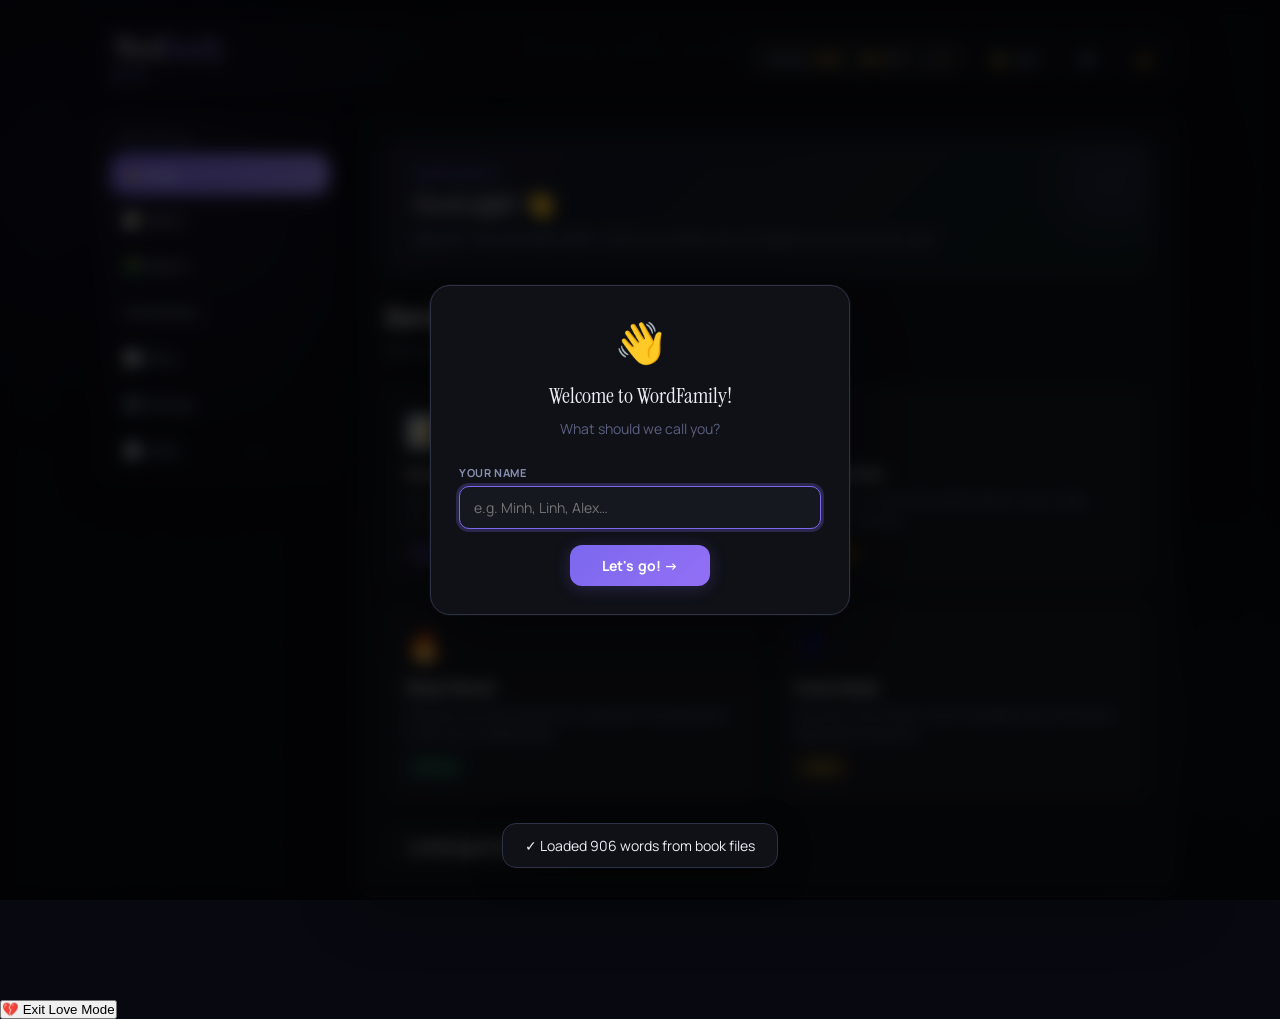
<file: word_family.html>
<!DOCTYPE html>
<html lang="en">
<head>
<meta charset="UTF-8">
<meta name="viewport" content="width=device-width, initial-scale=1.0">
<title>WordFamily – Vocab Trainer</title>
<link rel="icon" type="image/png" href="image/wordfamily logo.png">
<link href="https://fonts.googleapis.com/css2?family=Instrument+Serif:ital@0;1&family=DM+Mono:wght@400;500&family=Manrope:wght@400;500;600;700&display=swap" rel="stylesheet">
  <link id="love-theme-css" rel="stylesheet" href="theme/love.css" disabled>
<style>
  :root {
    --bg: #080910; --surface: #0f1117; --surface2: #161820; --surface3: #1c1f2a;
    --border: #232636; --border2: #2e3247;
    --accent: #7b68ee; --accent-glow: rgba(123,104,238,.25);
    --accent2: #f0b429; --accent3: #34d399;
    --text: #ecedf5; --muted: #5c6080; --muted2: #8890b0;
    --danger: #f06464; --success: #34d399;
    --radius: 16px; --radius-sm: 10px;
    --glass: rgba(255,255,255,.03); --glass-border: rgba(255,255,255,.07);
  }
  [data-theme="light"] {
    --bg: #f5f7fb; --surface: #ffffff; --surface2: #f0f2f6; --surface3: #e8ebf2;
    --border: #dde1ec; --border2: #c8cfe0;
    --accent: #6655d9; --accent-glow: rgba(102,85,217,.2); --accent2: #d49c10; --accent3: #22b57a;
    --text: #1a1f2e; --muted: #8590b0; --muted2: #6070a0; --danger: #d94444; --success: #22b57a;
    --glass: rgba(0,0,0,.03); --glass-border: rgba(0,0,0,.08);
  }
  [data-theme="light"] body::before {
    background: radial-gradient(ellipse 600px 400px at 10% 20%, rgba(102,85,217,.06) 0%, transparent 70%),
                radial-gradient(ellipse 500px 350px at 90% 80%, rgba(34,181,122,.04) 0%, transparent 70%),
                radial-gradient(ellipse 400px 300px at 50% 50%, rgba(212,156,16,.03) 0%, transparent 70%);
  }
  * { box-sizing: border-box; margin: 0; padding: 0; }
  html { overflow-x: hidden; }
  body { background: var(--bg); color: var(--text); font-family: 'Manrope', sans-serif; min-height: 100vh; overflow-x: hidden; max-width: 100vw; }
  body::before {
    content: ''; position: fixed; inset: 0; z-index: 0; pointer-events: none;
    background: radial-gradient(ellipse 600px 400px at 10% 20%, rgba(123,104,238,.07) 0%, transparent 70%),
                radial-gradient(ellipse 500px 350px at 90% 80%, rgba(52,211,153,.05) 0%, transparent 70%),
                radial-gradient(ellipse 400px 300px at 50% 50%, rgba(240,180,41,.03) 0%, transparent 70%);
  }
  body::after {
    content: ''; position: fixed; inset: 0; z-index: 0; pointer-events: none;
    background-image: url("data:image/svg+xml,%3Csvg viewBox='0 0 256 256' xmlns='http://www.w3.org/2000/svg'%3E%3Cfilter id='n'%3E%3CfeTurbulence type='fractalNoise' baseFrequency='0.9' numOctaves='4' stitchTiles='stitch'/%3E%3C/filter%3E%3Crect width='100%25' height='100%25' filter='url(%23n)' opacity='0.025'/%3E%3C/svg%3E");
    background-size: 200px; opacity: 0.5;
  }
  .app { position: relative; z-index: 1; max-width: 1120px; margin: 0 auto; padding: 22px 20px 100px; width: 100%; }

  /* ── HEADER ── */
  header {
    position: sticky; top: 14px; z-index: 20;
    display: flex; align-items: center; justify-content: space-between;
    gap: 12px; flex-wrap: wrap;
    margin-bottom: 16px; padding: 12px 14px;
    background: rgba(255,255,255,.02); border: 1px solid var(--glass-border);
    border-radius: 18px; backdrop-filter: blur(14px); -webkit-backdrop-filter: blur(14px);
    box-shadow: 0 10px 40px rgba(0,0,0,.25);
  }
  .header-left { display: flex; flex-direction: column; gap: 2px; }
  .logo { font-family: 'Instrument Serif', serif; font-size: 28px; color: var(--text); letter-spacing: -0.5px; line-height: 1; }
  .logo span { background: linear-gradient(135deg, var(--accent), #a78bfa); -webkit-background-clip: text; -webkit-text-fill-color: transparent; background-clip: text; }
  .header-sub { font-size: 12px; color: var(--muted2); font-weight: 500; letter-spacing: .3px; }
  .header-right { display: flex; gap: 10px; align-items: center; flex-wrap: wrap; }
  .stats-pill {
    background: var(--glass); border: 1px solid var(--glass-border);
    backdrop-filter: blur(12px); -webkit-backdrop-filter: blur(12px);
    border-radius: 999px; padding: 7px 18px; font-size: 13px; color: var(--muted2);
    display: flex; gap: 18px;
  }
  .stats-pill b { color: var(--accent2); font-weight: 700; }

  /* ── SHELL LAYOUT ── */
  .shell { display: grid; grid-template-columns: 240px 1fr; gap: 16px; align-items: start; }
  .sidebar {
    position: sticky; top: 96px;
    background: rgba(255,255,255,.02); border: 1px solid var(--glass-border);
    border-radius: 18px; padding: 10px;
    backdrop-filter: blur(14px); -webkit-backdrop-filter: blur(14px);
    box-shadow: 0 10px 40px rgba(0,0,0,.22);
  }
  .sidebar-title { font-size: 10px; font-weight: 800; text-transform: uppercase; letter-spacing: 1.2px; color: var(--muted); padding: 10px 10px 8px; }
  .content { min-width: 0; }

  /* ── MAIN NAV ── */
  #main-nav { display: flex; flex-direction: column; gap: 6px; background: transparent; border: none; padding: 0; margin: 0; }
  .nav-btn {
    padding: 8px 18px; border-radius: 999px; font-size: 13px; font-weight: 600;
    cursor: pointer; border: none; background: transparent; color: var(--muted2);
    transition: all .2s cubic-bezier(.4,0,.2,1); font-family: 'Manrope', sans-serif; white-space: nowrap;
  }
  .nav-btn:hover { color: var(--text); background: var(--surface2); }
  .nav-btn.active { background: linear-gradient(135deg, var(--accent), #9d8df5); color: #fff; box-shadow: 0 2px 16px var(--accent-glow); }
  #main-nav .nav-btn {
    width: 100%; display: flex; align-items: center; justify-content: flex-start; gap: 10px;
    padding: 10px 12px; border-radius: 14px; border: 1px solid transparent;
    text-decoration: none;
  }
  #main-nav .nav-btn:hover { background: rgba(255,255,255,.03); border-color: var(--glass-border); }
  #main-nav .nav-btn.active { background: linear-gradient(135deg, var(--accent), #9d8df5); border-color: transparent; color: #fff; }

  /* ── CARDS ── */
  .card { background: var(--surface); border: 1px solid var(--border); border-radius: var(--radius); padding: 28px; animation: fadeUp .35s cubic-bezier(.4,0,.2,1); box-shadow: 0 14px 60px rgba(0,0,0,.30); }
  @keyframes fadeUp { from { opacity:0; transform: translateY(16px); } to { opacity:1; transform: translateY(0); } }
  .section-title { font-family: 'Instrument Serif', serif; font-size: 24px; margin-bottom: 6px; letter-spacing: -0.3px; }
  .section-sub { color: var(--muted2); font-size: 14px; margin-bottom: 24px; line-height: 1.6; }

  /* ── HOME GREETING ── */
  .home-greeting { margin-bottom: 28px; padding: 24px 28px; background: linear-gradient(135deg, rgba(123,104,238,.1) 0%, rgba(52,211,153,.06) 100%); border: 1px solid rgba(123,104,238,.2); border-radius: var(--radius); position: relative; overflow: hidden; }
  .home-greeting::before { content: ''; position: absolute; top: -40px; right: -40px; width: 160px; height: 160px; border-radius: 50%; background: radial-gradient(circle, rgba(123,104,238,.15), transparent 70%); pointer-events: none; }
  .home-greeting-time { font-size: 12px; color: var(--accent); font-weight: 700; text-transform: uppercase; letter-spacing: 1px; margin-bottom: 6px; }
  .home-greeting-main { font-family: 'Instrument Serif', serif; font-size: 26px; line-height: 1.3; margin-bottom: 6px; }
  .home-greeting-sub { font-size: 14px; color: var(--muted2); line-height: 1.6; }

  /* ── MODE CARDS ── */
  .mode-grid { display: grid; grid-template-columns: 1fr 1fr; gap: 14px; margin-bottom: 24px; }
  @media(max-width:520px) { .mode-grid { grid-template-columns: 1fr; } }
  .mode-card { border: 1px solid var(--border); border-radius: var(--radius); padding: 22px 20px; cursor: pointer; transition: all .25s cubic-bezier(.4,0,.2,1); background: var(--surface2); position: relative; overflow: hidden; text-decoration: none; display: block; }
  .mode-card::before { content: ''; position: absolute; inset: 0; opacity: 0; background: linear-gradient(135deg, var(--accent-glow), transparent); transition: opacity .25s; }
  .mode-card:hover { border-color: var(--accent); transform: translateY(-3px); box-shadow: 0 8px 32px rgba(123,104,238,.15); }
  .mode-card:hover::before { opacity: 1; }
  .mode-card:active { transform: translateY(-1px); }
  .mode-card .icon { font-size: 30px; margin-bottom: 12px; display: block; }
  .mode-card h3 { font-size: 15px; font-weight: 700; margin-bottom: 6px; color: var(--text); }
  .mode-card p { font-size: 13px; color: var(--muted2); line-height: 1.55; }
  .badge { display: inline-flex; align-items: center; gap: 4px; font-size: 10px; font-weight: 700; padding: 3px 10px; border-radius: 999px; margin-top: 12px; text-transform: uppercase; letter-spacing: .6px; }
  .badge-purple { background: rgba(123,104,238,.2); color: var(--accent); border: 1px solid rgba(123,104,238,.3); }
  .badge-gold   { background: rgba(240,180,41,.15); color: var(--accent2); border: 1px solid rgba(240,180,41,.25); }
  .badge-green  { background: rgba(52,211,153,.12); color: var(--accent3); border: 1px solid rgba(52,211,153,.2); }

  /* ── BUTTONS ── */
  .btn { display: inline-flex; align-items: center; justify-content: center; gap: 7px; padding: 11px 24px; border-radius: 12px; font-size: 14px; font-weight: 700; cursor: pointer; border: none; transition: all .2s cubic-bezier(.4,0,.2,1); font-family: 'Manrope', sans-serif; letter-spacing: .1px; white-space: nowrap; }
  .btn:active { transform: scale(.97); }
  .btn-primary { background: linear-gradient(135deg, var(--accent) 0%, #9370f5 100%); color: #fff; box-shadow: 0 2px 16px var(--accent-glow); }
  .btn-primary:hover { box-shadow: 0 4px 24px rgba(123,104,238,.4); filter: brightness(1.1); transform: translateY(-1px); }
  .btn-secondary { background: var(--surface2); color: var(--text); border: 1px solid var(--border2); box-shadow: 0 1px 4px rgba(0,0,0,.2); }
  .btn-secondary:hover { border-color: var(--accent); background: var(--surface3); transform: translateY(-1px); }
  .btn-ghost { background: transparent; color: var(--muted2); border: 1px solid var(--border); }
  .btn-ghost:hover { color: var(--text); border-color: var(--border2); background: var(--surface2); }
  .btn-danger { background: rgba(240,100,100,.12); color: var(--danger); border: 1px solid rgba(240,100,100,.25); }
  .btn-danger:hover { background: rgba(240,100,100,.2); border-color: var(--danger); }
  .btn-sm   { padding: 7px 14px; font-size: 12px; border-radius: 9px; }
  .btn-full { width: 100%; }

  /* ── DATABASE ── */
  .db-toolbar { display: flex; gap: 8px; margin-bottom: 16px; flex-wrap: wrap; align-items: center; }
  .search-input { flex: 1; min-width: 180px; background: var(--surface2); border: 1.5px solid var(--border); border-radius: 10px; padding: 10px 16px; font-size: 14px; color: var(--text); outline: none; font-family: 'Manrope', sans-serif; transition: border-color .2s, box-shadow .2s; }
  .search-input:focus { border-color: var(--accent); box-shadow: 0 0 0 3px var(--accent-glow); }
  .form-input { width: 100%; background: var(--surface2); border: 1.5px solid var(--border2); border-radius: 10px; padding: 11px 14px; font-size: 14px; color: var(--text); outline: none; font-family: 'Manrope', sans-serif; transition: border-color .2s, box-shadow .2s; }
  .form-input:focus { border-color: var(--accent); box-shadow: 0 0 0 3px var(--accent-glow); }
  .db-table-wrap { overflow-x: auto; border-radius: 12px; border: 1px solid var(--border); }
  .db-table { width: 100%; border-collapse: collapse; font-size: 13px; }
  .db-table thead th { background: var(--surface2); color: var(--muted); font-size: 10px; font-weight: 700; text-transform: uppercase; letter-spacing: .8px; padding: 11px 14px; text-align: left; border-bottom: 1px solid var(--border); white-space: nowrap; position: sticky; top: 0; z-index: 1; }
  .db-table tbody tr { border-bottom: 1px solid var(--border); transition: background .15s; cursor: pointer; }
  .db-table tbody tr:last-child { border-bottom: none; }
  .db-table tbody tr:hover { background: rgba(123,104,238,.06); }
  .db-table td { padding: 12px 14px; vertical-align: middle; }
  .db-table .col-root { font-family: 'DM Mono', monospace; font-size: 13px; font-weight: 700; white-space: nowrap; }
  .db-table .col-root-inner { display: inline-block; background: rgba(123,104,238,.18); border: 1px solid rgba(123,104,238,.3); border-radius: 7px; padding: 3px 10px; }
  .db-table .col-word { font-family: 'DM Mono', monospace; font-size: 13px; font-weight: 500; }
  .db-table .col-phon { font-family: 'DM Mono', monospace; font-size: 11px; color: var(--muted); }
  .db-table .col-mean { font-size: 12px; color: var(--muted2); }
  .type-badge { display: inline-block; font-size: 10px; font-weight: 700; padding: 3px 9px; border-radius: 6px; text-transform: lowercase; letter-spacing: 0.2px; }
  .type-n   { background: rgba(61,47,255,.6); color: #c8c0ff; }
  .type-v   { background: rgba(0,144,79,.6); color: #7debb2; }
  .type-adj { background: rgba(179,94,0,.6); color: #f5c57a; }
  .type-adv { background: rgba(181,32,32,.6); color: #f5a0a0; }
  .type-phrv { background: rgba(0,112,184,.6); color: #7ec8f5; }
  .type-other { background: rgba(68,72,96,.6); color: #aab0cc; }
  .sort-active { background: rgba(123,104,238,.18) !important; color: var(--accent) !important; border-color: rgba(123,104,238,.4) !important; }

  /* ── PAGINATION ── */
  .pagination { display: flex; gap: 6px; justify-content: center; margin-top: 16px; flex-wrap: wrap; }
  .page-btn { width: 34px; height: 34px; border-radius: 8px; border: 1px solid var(--border); background: transparent; color: var(--muted); cursor: pointer; font-size: 13px; font-family: 'Manrope', sans-serif; transition: all .15s; }
  .page-btn:hover { border-color: var(--accent); color: var(--text); }
  .page-btn.active { background: var(--accent); border-color: var(--accent); color: #fff; box-shadow: 0 2px 10px var(--accent-glow); }
  .empty { text-align: center; padding: 50px 20px; color: var(--muted); }
  .empty .icon { font-size: 36px; margin-bottom: 12px; }

  /* ── SETTINGS ── */
  .settings-section { margin-bottom: 28px; }
  .settings-section h3 { font-size: 11px; font-weight: 700; text-transform: uppercase; letter-spacing: 1px; color: var(--muted); margin-bottom: 14px; padding-bottom: 8px; border-bottom: 1px solid var(--border); }
  .settings-row { display: flex; align-items: center; justify-content: space-between; padding: 16px 0; border-bottom: 1px solid rgba(42,45,58,.4); gap: 20px; }
  .settings-row:last-child { border-bottom: none; }
  .settings-row-info { flex: 1; }
  .settings-row-info strong { display: block; font-size: 14px; font-weight: 600; color: var(--text); margin-bottom: 3px; }
  .settings-row-info span { font-size: 12px; color: var(--muted2); line-height: 1.5; }

  /* ── MODAL ── */
  .overlay { position: fixed; inset: 0; background: rgba(0,0,0,.7); backdrop-filter: blur(8px); -webkit-backdrop-filter: blur(8px); z-index: 100; display: flex; align-items: center; justify-content: center; padding: 20px; animation: fadeIn .2s; }
  @keyframes fadeIn { from { opacity:0; } to { opacity:1; } }
  .modal { background: var(--surface); border: 1px solid var(--border2); border-radius: 20px; width: 100%; max-width: 660px; max-height: 90vh; overflow-y: auto; padding: 28px; animation: scaleUp .25s cubic-bezier(.4,0,.2,1); box-shadow: 0 24px 80px rgba(0,0,0,.5), 0 0 0 1px rgba(255,255,255,.04); }
  @keyframes scaleUp { from { opacity:0; transform: scale(.96) translateY(8px); } to { opacity:1; transform: scale(1) translateY(0); } }
  .modal-title { font-family: 'Instrument Serif', serif; font-size: 22px; margin-bottom: 20px; }
  .form-group { margin-bottom: 14px; }
  .form-group label { display: block; font-size: 11px; color: var(--muted2); margin-bottom: 6px; font-weight: 700; text-transform: uppercase; letter-spacing: .6px; }
  textarea.form-input { resize: vertical; min-height: 72px; font-family: 'DM Mono', monospace; font-size: 13px; }
  .form-row { display: grid; grid-template-columns: 1fr 1fr; gap: 12px; }
  .modal-footer { display: flex; gap: 10px; justify-content: flex-end; margin-top: 20px; flex-wrap: wrap; }
  .combined-row { display: grid; grid-template-columns: 2fr 1.1fr 0.65fr 2fr auto; gap: 8px; align-items: center; background: var(--surface2); border: 1px solid var(--border); border-radius: 9px; padding: 10px 12px; }
  .combined-row input, .combined-row select { background: transparent; border: none; color: var(--text); font-family: 'DM Mono', monospace; font-size: 13px; outline: none; width: 100%; min-width: 0; }
  .combined-row select { font-family: 'Manrope', sans-serif; font-size: 12px; }
  .combined-row .meaning-input { color: #9dd49d; }
  .combined-row .meaning-input::placeholder { color: #4a6a4a; }
  .combined-row .del-entry { background: none; border: none; color: var(--muted); cursor: pointer; font-size: 14px; padding: 2px 4px; border-radius: 4px; flex-shrink: 0; }
  .combined-row .del-entry:hover { color: var(--danger); }
  .combined-row-header { display: grid; grid-template-columns: 2fr 1.1fr 0.65fr 2fr auto; gap: 8px; padding: 0 12px; margin-bottom: 4px; }
  .combined-row-header span { font-size: 10px; font-weight: 700; text-transform: uppercase; letter-spacing: .5px; color: var(--muted); }
  .entry-list { display: flex; flex-direction: column; gap: 8px; margin-bottom: 12px; }

  /* ── TOAST ── */
  #toast { position: fixed; bottom: 32px; left: 50%; transform: translateX(-50%) translateY(20px); background: var(--surface); border: 1px solid var(--border2); backdrop-filter: blur(16px); -webkit-backdrop-filter: blur(16px); border-radius: 14px; padding: 12px 22px; font-size: 14px; color: var(--text); opacity: 0; transition: all .3s cubic-bezier(.4,0,.2,1); z-index: 999; white-space: nowrap; max-width: 90vw; overflow: hidden; text-overflow: ellipsis; box-shadow: 0 8px 32px rgba(0,0,0,.4); }
  #toast.show { opacity: 1; transform: translateX(-50%) translateY(0); }

  /* ── XP ── */
  @keyframes xpPop { 0%{opacity:0;transform:translateY(0) scale(.8)} 30%{opacity:1;transform:translateY(-28px) scale(1.2)} 80%{opacity:1;transform:translateY(-48px) scale(1)} 100%{opacity:0;transform:translateY(-60px) scale(.9)} }
  .xp-popup { position:fixed;font-size:18px;font-weight:800;color:var(--accent2);pointer-events:none;animation:xpPop .9s cubic-bezier(.4,0,.2,1) forwards;z-index:9999;font-family:'Manrope',sans-serif;text-shadow:0 0 16px rgba(240,180,41,.5); }
  .level-up-banner { position:fixed;top:80px;left:50%;transform:translateX(-50%) translateY(-80px);opacity:0;background:linear-gradient(135deg,var(--accent),var(--accent2));color:#fff;padding:12px 28px;border-radius:999px;font-weight:800;font-size:15px;z-index:9999;transition:transform .4s cubic-bezier(.4,0,.2,1),opacity .4s;box-shadow:0 8px 32px rgba(123,104,238,.4);white-space:nowrap;pointer-events:none; }
  .level-up-banner.show { transform:translateX(-50%) translateY(0);opacity:1; }

  /* ── MISC ── */
  .hidden { display: none !important; }

  /* ── RESPONSIVE ── */
  @media(max-width:900px){ .shell { grid-template-columns: 180px 1fr; gap: 12px; } .logo { font-size: 24px; } .stats-pill { gap: 10px; padding: 6px 14px; font-size: 12px; } .card { padding: 20px; } }
  @media(max-width:680px){
    .app { padding: 8px 12px 100px; }
    header { position: sticky; top: 6px; flex-wrap: nowrap; gap: 8px; padding: 8px 12px; border-radius: 14px; margin-bottom: 10px; }
    .header-left { flex-shrink: 0; }
    .logo { font-size: 20px; }
    .header-sub { display: none; }
    .stats-pill { display: none; }
    .header-right { margin-left: auto; gap: 6px; flex-wrap: nowrap; flex-shrink: 0; }
    .header-right .btn-sm { padding: 0; width: 36px; height: 36px; min-height: 36px; font-size: 16px; border-radius: 10px; overflow: hidden; }
    #admin-login-btn { font-size: 18px; }
    .shell { display: flex; flex-direction: column; gap: 8px; }
    .sidebar { position: sticky; top: 60px; z-index: 15; padding: 4px 6px; border-radius: 12px; width: 100%; }
    .sidebar-title { display: none; }
    #main-nav { flex-direction: row; overflow-x: auto; -webkit-overflow-scrolling: touch; scrollbar-width: none; gap: 4px; padding: 2px 0; }
    #main-nav::-webkit-scrollbar { display: none; }
    #main-nav .nav-btn { width: auto; flex-shrink: 0; white-space: nowrap; padding: 8px 14px; border-radius: 999px; font-size: 13px; gap: 5px; }
    .content { width: 100%; min-width: 0; overflow: visible; }
    .card { padding: 14px; border-radius: 14px; }
    .section-title { font-size: 19px; }
    .search-input { font-size: 16px !important; }
    .db-table .col-phon, .db-table .col-mean { display: none; }
    .db-toolbar { flex-wrap: wrap; gap: 6px; }
    .search-input { min-width: 0; width: 100%; }
    .settings-row { flex-direction: column; align-items: flex-start; gap: 10px; }
    .settings-section { margin-bottom: 20px; }
    .btn { padding: 12px 16px; font-size: 14px; min-height: 44px; white-space: normal; }
    .btn-sm { padding: 10px 14px; font-size: 13px; min-height: 40px; }
    .combined-row { grid-template-columns: 1fr 1fr; }
    .combined-row > *:nth-child(3) { display: none; }
    .combined-row > *:nth-child(4) { grid-column: 1/-1; }
    .combined-row-header { display: none; }
    .home-greeting { padding: 14px 16px; margin-bottom: 16px; }
    .home-greeting-main { font-size: 18px; }
    .mode-grid { grid-template-columns: 1fr; gap: 10px; margin-bottom: 16px; }
    .mode-card { padding: 16px; }
    .mode-card .icon { font-size: 24px; margin-bottom: 8px; }
    .overlay { align-items: flex-end; padding: 0; }
    .modal { width: 100%; max-width: 100%; border-radius: 22px 22px 0 0; max-height: 92vh; overflow-y: auto; padding: 20px 14px 40px; }
    .modal-footer { flex-direction: column-reverse; }
    .modal-footer .btn { width: 100%; }
    #stats-content > div[style*="grid-template-columns"] { grid-template-columns: 1fr 1fr !important; }
    #toast { bottom: 20px; font-size: 13px; padding: 10px 18px; }
  }
  @media(max-width:380px){ .logo { font-size: 18px; } .btn { padding: 11px 12px; font-size: 13px; } .card { padding: 12px; } #main-nav .nav-btn { padding: 7px 10px; font-size: 12px; } }
  /* Love theme petals */
  .love-petal {
    position: fixed;
    top: -40px;
    border-radius: 150% 0 150% 0;
    pointer-events: none;
    z-index: 0;
    opacity: 0;
    animation: petalFall linear infinite;
  }
  @keyframes petalFall {
    0%   { transform: translateY(0) translateX(0) rotate(0deg) scale(1); opacity: 0; }
    5%   { opacity: .85; }
    85%  { opacity: .65; }
    100% { transform: translateY(108vh) translateX(70px) rotate(520deg) scale(.5); opacity: 0; }
  }
  .love-sparkle {
    position: fixed;
    pointer-events: none;
    z-index: 9999;
    font-size: 18px;
  }
</style>
</head>
<body>
<script>
  const _theme = localStorage.getItem('theme') || 'dark';
  document.documentElement.setAttribute('data-theme', _theme);
  if (_theme === 'love') {
    const _lc = document.getElementById('love-theme-css');
    if (_lc) _lc.disabled = false;
  }
</script>
<div class="app">

  <!-- HEADER -->
  <header>
    <div class="header-left">
      <div class="logo">Word<span>Family</span></div>
      <span id="header-greeting" class="header-sub">BETA</span>
    </div>
    <div class="header-right">
      <div class="stats-pill">
        <span>Words: <b id="total-count">0</b></span>
        <span>⚡ <b id="xp-display">0</b> XP</span>
        <span>Lv <b id="level-display">1</b></span>
      </div>
      <button id="admin-login-btn" class="btn btn-ghost btn-sm" onclick="showLoginModal()">🔓 Login</button>
      <button id="mute-btn" class="btn btn-ghost btn-sm" aria-label="Toggle sound" title="Toggle sound">🔊</button>
      <button id="theme-toggle" class="btn btn-ghost btn-sm" aria-label="Toggle theme" title="Toggle light/dark mode">🌙</button>
    </div>
  </header>

  <div class="shell">
    <aside class="sidebar">
      <div class="sidebar-title">Navigation</div>
      <nav id="main-nav">
        <!-- Nav buttons — mode pages live in wf mode/ folder -->
        <button class="nav-btn active" onclick="showTab('home')">🏠 Home</button>
        <a class="nav-btn" href="wf mode/mode1.html" onclick="return safeNav(event,this,'wf mode/mode1.html')">📝 Mode 1</a>
        <a class="nav-btn" href="wf mode/mode2.html" onclick="return safeNav(event,this,'wf mode/mode2.html')">🧩 Mode 2</a>
        <button class="nav-btn" onclick="showTab('database')">🗂 Database</button>
        <button class="nav-btn" onclick="showTab('stats')">📊 Stats</button>
        <button class="nav-btn" onclick="showTab('settings')">⚙️ Settings</button>
        <a class="nav-btn" href="wf mode/guide.html" onclick="return safeNav(event,this,'wf mode/guide.html')">📄 Guide</a>
      </nav>
    </aside>

    <main class="content">
      <!-- HOME -->
      <div id="tab-home" class="card">
        <div class="home-greeting" id="home-greeting-block">
          <div class="home-greeting-time" id="home-time-label">Good morning</div>
          <div class="home-greeting-main" id="home-greeting-main">Welcome back! 👋</div>
          <div class="home-greeting-sub" id="home-greeting-sub">Ready to level up your vocabulary today?</div>
        </div>
        <h2 class="section-title">How do you want to train?</h2>
        <p class="section-sub">Pick a mode and start practising.</p>
        <div class="mode-grid">
          <a class="mode-card" href="wf mode/mode1.html" onclick="return safeNav(event,this,'wf mode/mode1.html')">
            <span class="icon">📝</span><h3>Meaning → Word</h3>
            <p>See a Vietnamese meaning + word type. Type the correct English word.</p>
            <span class="badge badge-purple">Mode 1</span>
          </a>
          <a class="mode-card" href="wf mode/mode2.html" onclick="return safeNav(event,this,'wf mode/mode2.html')">
            <span class="icon">🧩</span><h3>Word Family</h3>
            <p>Given a root word, fill in all its forms: noun, verb, adjective, adverb.</p>
            <span class="badge badge-gold">Mode 2</span>
          </a>
          <a class="mode-card" href="wf mode/mode1.html?source=weak" onclick="return safeNav(event,this,'wf mode/mode1.html?source=weak')">
            <span class="icon">🔥</span><h3>Weak Words</h3>
            <p>Practice only the words you've gotten wrong before. Crush your weaknesses.</p>
            <span class="badge badge-green">Focus</span>
          </a>
          <a class="mode-card" href="wf mode/mode1.html?source=exam" onclick="return safeNav(event,this,'wf mode/mode1.html?source=exam')">
            <span class="icon">⏱</span><h3>Exam Mode</h3>
            <p>No hints, strict timer, score revealed only at the end. Real exam pressure.</p>
            <span class="badge badge-gold">Hard</span>
          </a>
        </div>
        <div style="display:flex;gap:10px;flex-wrap:wrap">
          <button class="btn btn-secondary" onclick="showTab('database')">🗂 Manage Database</button>
          <button id="home-add-btn" class="btn btn-secondary" onclick="openAddModal()" style="display:none">＋ Add Word</button>
        </div>
      </div>

      <!-- DATABASE -->
      <div id="tab-database" class="hidden">
        <div class="card">
          <div style="display:flex;justify-content:space-between;align-items:center;margin-bottom:16px;flex-wrap:wrap;gap:10px;">
            <div>
              <h2 class="section-title" style="margin-bottom:4px">Database</h2>
              <p style="color:var(--muted);font-size:14px"><span id="db-count">0</span> entries · <span id="db-root-count">0</span> root words</p>
            </div>
            <div style="display:flex;gap:8px;flex-wrap:wrap;">
              <button class="btn btn-secondary btn-sm" onclick="exportCSV()" id="export-btn">⬇ Export CSV</button>
              <button class="btn btn-secondary btn-sm" onclick="document.getElementById('importFiles').click()" id="import-btn">⬆ Import CSV</button>
              <input type="file" id="importFiles" accept=".csv" multiple class="hidden" onchange="importCSVFiles(event)">
              <button class="btn btn-secondary btn-sm" onclick="importAllSourceFiles()" id="import-all-btn" title="Import all CSV files from mode1 (ilearn U1–U8 + TNTT)">⬇ Import All</button>
              <button id="add-word-btn" class="btn btn-primary btn-sm" onclick="openAddModal()" style="display:none">＋ Add Word</button>
            </div>
          </div>
          <div class="db-toolbar">
            <input type="text" class="search-input" id="db-search" placeholder="🔍 Search word, meaning, phonetic…">
            <select class="form-input btn-sm" id="db-filter-type" onchange="dbPage=1;renderDB()" style="max-width:130px;padding:9px 12px;">
              <option value="">All types</option>
              <option value="n">Noun (n)</option>
              <option value="v">Verb (v)</option>
              <option value="adj">Adjective (adj)</option>
              <option value="adv">Adverb (adv)</option>
              <option value="phr.v">Phrasal Verb (phr.v)</option>
            </select>
            <button class="btn btn-secondary btn-sm" id="sort-mistakes-btn" onclick="toggleSortByMistakes()">↓ Sort: Mistakes</button>
            <button id="reset-all-btn" class="btn btn-secondary btn-sm" onclick="resetAllMistakes()" style="display:none">🔄 Reset All</button>
            <button id="delete-all-btn" class="btn btn-danger btn-sm" onclick="deleteAllWords()" style="display:none">🗑 Delete All</button>
          </div>
          <div class="db-table-wrap">
            <table class="db-table">
              <thead>
                <tr><th>Root Word</th><th>Word</th><th class="col-phon">Phonetic</th><th>Type</th><th class="col-mean">Vietnamese Meaning</th><th></th></tr>
              </thead>
              <tbody id="word-list"></tbody>
            </table>
          </div>
          <div class="pagination" id="db-pagination"></div>
        </div>
      </div>

      <!-- STATS -->
      <div id="tab-stats" class="hidden">
        <div class="card">
          <h2 class="section-title" style="margin-bottom:6px">📊 Statistics</h2>
          <p class="section-sub">Your learning progress at a glance.</p>
          <div id="stats-content" style="display:flex;flex-direction:column;gap:20px;"></div>
        </div>
      </div>

      <!-- SETTINGS -->
      <div id="tab-settings" class="hidden">
        <div class="card">
          <h2 class="section-title" style="margin-bottom:6px">Settings</h2>
          <p class="section-sub">Manage your app preferences and data.</p>
          <div class="settings-section">
            <h3>Profile</h3>
            <div class="settings-row">
              <div class="settings-row-info">
                <strong>Your Name</strong>
                <span>Currently saved as: <b id="settings-name-display" style="color:var(--text);">—</b></span>
              </div>
              <button class="btn btn-secondary" onclick="openChangeName()">✏️ Change Name</button>
            </div>
          </div>
          <div class="settings-section">
            <h3>Data</h3>
            <div class="settings-row">
              <div class="settings-row-info">
                <strong>Clear Personal Data</strong>
                <span>Removes all saved progress, mistake counts, and your database from this device. The app will reload fresh from the CSV files.</span>
              </div>
              <button class="btn btn-danger" onclick="clearAllData()">🗑 Clear Data</button>
            </div>
          </div>
        </div>
      </div>
    </main>
  </div>
</div>

<!-- MODAL Add/Edit Word -->
<!-- Love mode escape button -->
<button id="love-escape-btn" onclick="applyTheme(localStorage.getItem('theme')==='love'?'dark':'dark');showToast('💫 Back to normal mode');" title="Exit Love Mode">
  💔 Exit Love Mode
</button>

<div class="overlay hidden" id="modal-overlay" onclick="if(event.target===this)closeModal()">
  <div class="modal" style="max-width:820px;">
    <div class="modal-title" id="modal-title">Add Word</div>
    <input type="hidden" id="edit-root-key">
    <div class="form-group">
      <label>Root Word</label>
      <input type="text" class="form-input" id="f-root" placeholder="e.g. ABBREVIATE" style="text-transform:uppercase;font-family:'DM Mono',monospace;font-size:16px;font-weight:700;letter-spacing:1px;">
    </div>
    <div style="margin-bottom:8px;">
      <div style="display:flex;align-items:center;justify-content:space-between;margin-bottom:8px;">
        <div>
          <span style="font-size:12px;font-weight:700;text-transform:uppercase;letter-spacing:.5px;color:var(--muted);">Entries</span>
          <span style="font-size:11px;color:var(--muted);margin-left:10px;">Each row = one word form + its Vietnamese meaning</span>
        </div>
        <button class="btn btn-secondary btn-sm" onclick="addEntryRow()" id="add-entry-row-btn">＋ Add Row</button>
      </div>
      <div class="combined-row-header">
        <span>Word</span><span>Phonetic</span><span>Type</span><span>Vietnamese Meaning</span><span></span>
      </div>
      <div class="entry-list" id="entry-list"></div>
    </div>
    <div class="modal-footer">
      <button class="btn btn-secondary" onclick="closeModal()">Cancel</button>
      <button class="btn btn-danger btn-sm" id="delete-btn" onclick="deleteWord()" style="margin-right:auto;display:none">Delete</button>
      <button class="btn btn-secondary btn-sm" id="reset-mistakes-btn" onclick="resetMistakeCount()" style="display:none">🔄 Reset Mistakes</button>
      <button class="btn btn-primary" id="save-btn" onclick="saveWord()">Save</button>
    </div>
  </div>
</div>

<!-- MODAL Welcome Name -->
<div class="overlay hidden" id="name-modal">
  <div class="modal" style="max-width:420px;text-align:center;">
    <div style="font-size:40px;margin-bottom:12px;">👋</div>
    <div class="modal-title" style="text-align:center;margin-bottom:8px;" id="name-modal-title">Welcome to WordFamily!</div>
    <p style="color:var(--muted);font-size:14px;margin-bottom:24px;line-height:1.6;" id="name-modal-sub">What should we call you?</p>
    <div class="form-group" style="text-align:left;">
      <label>Your name</label>
      <input type="text" class="form-input" id="name-input" placeholder="e.g. Minh, Linh, Alex…" autocomplete="off" autocorrect="off" autocapitalize="words" spellcheck="false" maxlength="30" onkeydown="if(event.key==='Enter')saveName()">
    </div>
    <div class="modal-footer" style="justify-content:center;margin-top:16px;">
      <button class="btn btn-primary" onclick="saveName()" id="name-modal-btn" style="min-width:140px;">Let's go! →</button>
    </div>
  </div>
</div>

<!-- MODAL Login -->
<div class="overlay hidden" id="login-modal" onclick="if(event.target===this)closeLoginModal()">
  <div class="modal" style="max-width:400px;">
    <div class="modal-title">🔐 Login</div>
    <div class="form-group">
      <label>Username</label>
      <input type="text" class="form-input" id="login-username" autocomplete="new-password" autocorrect="off" autocapitalize="off" spellcheck="false">
    </div>
    <div class="form-group">
      <label>Password</label>
      <input type="password" class="form-input" id="login-password" autocomplete="new-password">
    </div>
    <div id="login-error" style="color:var(--danger);font-size:13px;margin-bottom:10px;display:none;padding:8px 12px;background:#2e0d0d;border-radius:8px;border:1px solid #5c1a1a;"></div>
    <div class="modal-footer">
      <button class="btn btn-secondary" onclick="closeLoginModal()">Cancel</button>
      <button class="btn btn-primary" onclick="attemptLogin()">Login</button>
    </div>
  </div>
</div>

<div id="toast" role="status" aria-live="polite"></div>
<div class="level-up-banner" id="level-up-banner">🎉 Level Up!</div>

<script>
// ══════════════════════════════════════════
// DATA / STORAGE
// ══════════════════════════════════════════
const STORAGE_KEY = 'wf_db_v2';
const CSV_HASH_KEY = 'wf_csv_hash';
const XP_KEY = 'wf_xp';
const XPperLevel = 100;

const ACCOUNTS = {
  '8c6976e5b5410415bde908bd4dee15dfb167a9c873fc4bb8a81f6f2ab448a918': { role:'admin', displayName:'Admin', passwordHash:'8c6976e5b5410415bde908bd4dee15dfb167a9c873fc4bb8a81f6f2ab448a918' }
};

let isAdmin = false, currentRole = null;
let db = [], nextId = 1;
let totalXP = parseInt(localStorage.getItem(XP_KEY) || '0');

async function sha256(str) {
  const buf = await crypto.subtle.digest('SHA-256', new TextEncoder().encode(str));
  return Array.from(new Uint8Array(buf)).map(b=>b.toString(16).padStart(2,'0')).join('');
}

function saveDB() { db.sort((a,b)=>a.root.localeCompare(b.root,'en',{sensitivity:'base'})); localStorage.setItem(STORAGE_KEY, JSON.stringify(db)); updateStats(); }

function updateStats() {
  const totalEntries = db.reduce((s,w)=>s+w.entries.length, 0);
  document.getElementById('total-count').textContent = totalEntries;
  const dbCount = document.getElementById('db-count');
  const dbRoot  = document.getElementById('db-root-count');
  if (dbCount) dbCount.textContent = totalEntries;
  if (dbRoot)  dbRoot.textContent  = db.length;
}

function updateXPUI() {
  document.getElementById('xp-display').textContent = totalXP;
  document.getElementById('level-display').textContent = Math.floor(totalXP/XPperLevel)+1;
}

function getCurrentLevel(xp) { return Math.floor(xp/XPperLevel)+1; }

// ── CSV parse helpers ──
function parseCSVLine(line) {
  const result=[]; let cur='', inQ=false;
  for(let i=0;i<line.length;i++){const ch=line[i];if(ch==='"'){if(inQ&&line[i+1]==='"'){cur+='"';i++;}else inQ=!inQ;}else if(ch===','&&!inQ){result.push(cur.trim());cur='';}else cur+=ch;}
  result.push(cur.trim()); return result;
}

function normalizeType(raw){const t=(raw||'').trim().toLowerCase().replace(/[.\s]/g,'');if(['n','noun','nouns'].includes(t))return'n';if(['v','verb','verbs','vb'].includes(t))return'v';if(['adj','adjective','adjectives','a','a.'].includes(t))return'adj';if(['adv','adverb','adverbs'].includes(t))return'adv';if(['phrv','phrasalverb','phrasalverbs','pv'].includes(t))return'phr.v';return raw.trim().toLowerCase()||'n';}

function buildWordsFromCSVTexts(csvTexts) {
  const allWords={};let idCounter=1;
  (csvTexts||[]).forEach(text=>{
    try{
      const lines=text.split(/\r?\n/).filter(l=>l.trim());
      if(lines.length<2)return;
      const header=parseCSVLine(lines[0]).map(h=>h.toLowerCase().replace(/\s+/g,'_'));
      const ci={root:header.findIndex(h=>h==='root'||h==='root_word'||h.includes('root')),word:header.indexOf('word'),phonetic:header.indexOf('phonetic'),type:header.indexOf('type'),meaning:header.findIndex(h=>h.includes('mean')||h.includes('viet'))};
      if(ci.root===-1)return;
      const groups={};
      for(let i=1;i<lines.length;i++){
        const cols=parseCSVLine(lines[i]);
        const root=(ci.root!==-1?cols[ci.root]:'').trim().toUpperCase();if(!root)continue;
        if(!groups[root])groups[root]={entries:[],meanings:new Set()};
        const word=(ci.word!==-1?cols[ci.word]:'').trim();
        const phonetic=(ci.phonetic!==-1?cols[ci.phonetic]:'').trim();
        const type=(ci.type!==-1?(cols[ci.type]||'').trim().toLowerCase():'n');
        const meaning=(ci.meaning!==-1?cols[ci.meaning]:'').trim();
        if(word)groups[root].entries.push({word,phonetic,type:normalizeType(type),meaning:meaning||''});
        if(meaning)groups[root].meanings.add(meaning);
      }
      Object.entries(groups).forEach(([root,data])=>{
        if(!allWords[root]){allWords[root]={id:idCounter++,root,entries:[...data.entries],meanings:[...data.meanings],mistakeCount:0};}
        else{data.entries.forEach(e=>{if(!allWords[root].entries.some(ex=>ex.word===e.word))allWords[root].entries.push(e);});data.meanings.forEach(m=>{if(!allWords[root].meanings.includes(m))allWords[root].meanings.push(m);});}
      });
    }catch(e){}
  });
  return Object.values(allWords);
}

// ══════════════════════════════════════════
// SOURCE REGISTRY  —  reads all CSV paths from mode1.html's data-file attributes
// word_family.html lives at project root, so paths strip the leading "../"
// ══════════════════════════════════════════
// SOURCE REGISTRY — hardcoded list of all CSV files (no fetch-chain dependency on mode1.html)
const WF_SOURCE_PATHS = [
  // iLearn — Curriculum
  'database/iLearn/Curriculum/U1 - 1.csv',
  'database/iLearn/Curriculum/U1 - 2.csv',
  'database/iLearn/Curriculum/U1 - 3.csv',
  'database/iLearn/Curriculum/U2 - 1.csv',
  'database/iLearn/Curriculum/U2 - 2.csv',
  'database/iLearn/Curriculum/U2 - 3.csv',
  'database/iLearn/Curriculum/U3 - 1.csv',
  'database/iLearn/Curriculum/U3 - 2.csv',
  'database/iLearn/Curriculum/U3 - 3.csv',
  'database/iLearn/Curriculum/U4 - 1.csv',
  'database/iLearn/Curriculum/U4 - 2.csv',
  'database/iLearn/Curriculum/U4 - 3.csv',
  'database/iLearn/Curriculum/U5 - 1.csv',
  'database/iLearn/Curriculum/U5 - 2.csv',
  'database/iLearn/Curriculum/U5 - 3.csv',
  'database/iLearn/Curriculum/U6 - 1.csv',
  'database/iLearn/Curriculum/U6 - 2.csv',
  'database/iLearn/Curriculum/U6 - 3.csv',
  'database/iLearn/Curriculum/U7 - 1.csv',
  'database/iLearn/Curriculum/U7 - 2.csv',
  'database/iLearn/Curriculum/U7 - 3.csv',
  'database/iLearn/Curriculum/U8 - 1.csv',
  'database/iLearn/Curriculum/U8 - 2.csv',
  'database/iLearn/Curriculum/U8 - 3.csv',
  // Global Success — Words
  'database/Gobal Success/Words/page 17 - 18.csv',
  'database/Gobal Success/Words/page 19 - 20.csv',
  'database/Gobal Success/Words/page 21 - 22.csv',
  'database/Gobal Success/Words/page 23 - 24.csv',
  'database/Gobal Success/Words/page 25 - 26.csv',
  'database/Gobal Success/Words/page 27 - 28.csv',
  'database/Gobal Success/Words/page 29 - 30.csv',
  'database/Gobal Success/Words/page 31 - 32.csv',
  'database/Gobal Success/Words/page 33 - 34.csv',
  'database/Gobal Success/Words/page 35 - 36.csv',
  // Global Success — Phrasal Verbs
  'database/Gobal Success/Pharsal Verbs/page 5 - 6.csv',
  // Friend Plus
  'database/Friend Plus/page 48 - 49.csv',
  // Others
  'database/others/TNTT_PV.csv',
];

async function initializeDB() {
  try {
    // Restore any previously saved DB from localStorage
    const stored = localStorage.getItem(STORAGE_KEY);
    if (stored) {
      try { db = JSON.parse(stored); db.sort((a,b)=>a.root.localeCompare(b.root,'en',{sensitivity:'base'})); }
      catch(e) { db = []; }
    }

    // Fetch all CSV files directly — no intermediary fetch of mode1.html
    const csvTexts = [];
    const failedPaths = [];
    for (const path of WF_SOURCE_PATHS) {
      try {
        const res = await fetch(encodeURI(path));
        if (res.ok) {
          csvTexts.push(await res.text());
        } else {
          failedPaths.push(path + ' (' + res.status + ')');
        }
      } catch(e) {
        failedPaths.push(path + ' (network error)');
      }
    }

    if (failedPaths.length > 0) {
      console.warn('[word_family] Failed to load ' + failedPaths.length + ' CSV file(s):', failedPaths);
    }

    // Hash the combined CSV content to detect changes
    const combined = csvTexts.join('|');
    const hashBuf = await crypto.subtle.digest('SHA-256', new TextEncoder().encode(combined));
    const currentHash = Array.from(new Uint8Array(hashBuf)).map(b=>b.toString(16).padStart(2,'0')).join('');
    const savedHash = localStorage.getItem(CSV_HASH_KEY) || '';

    if (!db.length || currentHash !== savedHash) {
      const freshCSV = buildWordsFromCSVTexts(csvTexts);
      const userWords = db.filter(w => w.userAdded === true);
      const merged = {};
      freshCSV.forEach(w => { merged[w.root] = w; });
      userWords.forEach(w => {
        if (merged[w.root]) {
          w.entries.forEach(e => {
            if (!merged[w.root].entries.some(ex => ex.word === e.word)) merged[w.root].entries.push(e);
          });
        } else {
          merged[w.root] = w;
        }
      });
      db = Object.values(merged);
      localStorage.setItem(CSV_HASH_KEY, currentHash);
      saveDB();
    }

  } catch(e) { console.error('DB init error:', e); db = []; }

  db.forEach(w => { if (w.mistakeCount === undefined) w.mistakeCount = 0; });
  const ids = db.map(w => w.id).filter(id => typeof id === 'number' && !isNaN(id));
  nextId = (ids.length ? Math.max(...ids) : 0) + 1;
  updateStats();
}

// ══════════════════════════════════════════
// TABS (only home, database, stats, settings stay in main)
// ══════════════════════════════════════════
const LOCAL_TABS = ['home','database','stats','settings'];

function showTab(name) {
  LOCAL_TABS.forEach(t => document.getElementById('tab-'+t).classList.toggle('hidden', t!==name));
  const navBtns = document.querySelectorAll('#main-nav .nav-btn');
  navBtns.forEach(btn => {
    const isActive = btn.tagName === 'BUTTON' && btn.textContent.trim().toLowerCase().includes(name);
    // Simple match: home button for home, database for database, etc.
    btn.classList.remove('active');
  });
  // Find and activate the right button
  const map = { home:'🏠', database:'🗂', stats:'📊', settings:'⚙️' };
  navBtns.forEach(btn => {
    if (btn.tagName === 'BUTTON' && btn.textContent.includes(map[name])) btn.classList.add('active');
  });
  if (name === 'database') renderDB();
  if (name === 'stats') renderStats();
  if (name === 'settings') updateNameUI(getUserName());
}

function setActiveNav(el) {
  document.querySelectorAll('#main-nav .nav-btn').forEach(b=>b.classList.remove('active'));
  el.classList.add('active');
}

// Check if a mode file exists before navigating; redirect to 404 if missing
async function safeNav(event, el, path) {
  event.preventDefault();
  setActiveNav(el);
  // Strip query string for the existence check — the file is what matters
  const filePath = path.split('?')[0];
  try {
    const res = await fetch(encodeURI(filePath), { method: 'HEAD' });
    if (res.ok) {
      window.location.href = encodeURI(path);
    } else {
      window.location.href = '404.html';
    }
  } catch(e) {
    window.location.href = '404.html';
  }
  return false;
}

// ══════════════════════════════════════════
// AUTH
// ══════════════════════════════════════════
function setButtonVariant(btn,variant){if(!btn)return;['btn-primary','btn-secondary','btn-ghost','btn-danger','btn-success'].forEach(v=>btn.classList.remove(v));btn.classList.add(variant);}

function updateAdminUI() {
  const loginBtn=document.getElementById('admin-login-btn');
  const homeAddBtn=document.getElementById('home-add-btn');
  const dbAddBtn=document.getElementById('add-word-btn');
  const resetAllBtn=document.getElementById('reset-all-btn');
  const deleteAllBtn=document.getElementById('delete-all-btn');
  const exportBtn=document.getElementById('export-btn');
  const importBtn=document.getElementById('import-btn');
  if(isAdmin){
    loginBtn.textContent='👑 Admin';setButtonVariant(loginBtn,'btn-primary');
    if(homeAddBtn)homeAddBtn.style.display='inline-flex';
    if(dbAddBtn)dbAddBtn.style.display='inline-flex';
    if(resetAllBtn)resetAllBtn.style.display='inline-flex';
    if(deleteAllBtn)deleteAllBtn.style.display='inline-flex';
    if(exportBtn)exportBtn.style.display='inline-flex';
    if(importBtn)importBtn.style.display='inline-flex';
  }else{
    loginBtn.textContent='🔓 Login';setButtonVariant(loginBtn,'btn-ghost');
    if(homeAddBtn)homeAddBtn.style.display='none';
    if(dbAddBtn)dbAddBtn.style.display='none';
    if(resetAllBtn)resetAllBtn.style.display='none';
    if(deleteAllBtn)deleteAllBtn.style.display='none';
    if(exportBtn)exportBtn.style.display='none';
    if(importBtn)importBtn.style.display='inline-flex';
  }
  if(!document.getElementById('tab-database').classList.contains('hidden'))renderDB();
}

function showLoginModal(){if(isAdmin){if(confirm('Bạn muốn đăng xuất khỏi chế độ Admin?')){isAdmin=false;currentRole=null;updateAdminUI();showToast('Đã đăng xuất');}return;}['login-username','login-password'].forEach(id=>document.getElementById(id).value='');document.getElementById('login-error').style.display='none';document.getElementById('login-modal').classList.remove('hidden');setTimeout(()=>document.getElementById('login-username').focus(),60);}
function closeLoginModal(){document.getElementById('login-modal').classList.add('hidden');}
function shakeLoginModal(){const m=document.querySelector('#login-modal .modal');m.style.animation='none';requestAnimationFrame(()=>{m.style.animation='shake .3s ease';});}
function showLoginError(msg){const el=document.getElementById('login-error');el.textContent=msg;el.style.display='block';shakeLoginModal();}
async function attemptLogin(){const u=document.getElementById('login-username').value.trim();const p=document.getElementById('login-password').value;document.getElementById('login-error').style.display='none';if(!u){showLoginError('⚠️ Username is required.');return;}if(!p){showLoginError('⚠️ Password is required.');return;}const uHash=await sha256(u);const pHash=await sha256(p);const acct=ACCOUNTS[uHash];if(acct&&acct.passwordHash===pHash){closeLoginModal();isAdmin=true;currentRole='admin';updateAdminUI();showToast('✅ Welcome, '+acct.displayName+'!');}else{showLoginError('❌ Incorrect username or password.');document.getElementById('login-password').value='';}}

function escapeHtml(s){return String(s).replace(/&/g,'&amp;').replace(/</g,'&lt;').replace(/>/g,'&gt;').replace(/"/g,'&quot;');}

// ══════════════════════════════════════════
// DATABASE VIEW
// ══════════════════════════════════════════
let dbPage=1;const PER_PAGE=20;let dbSortByMistakes=false;

function toggleSortByMistakes(){dbSortByMistakes=!dbSortByMistakes;const btn=document.getElementById('sort-mistakes-btn');btn.classList.toggle('sort-active',dbSortByMistakes);btn.textContent=dbSortByMistakes?'↓ Sort: Mistakes ✓':'↓ Sort: Mistakes';renderDB();}

function renderDB(){
  const q=(document.getElementById('db-search').value||'').toLowerCase();
  const filterType=document.getElementById('db-filter-type').value;
  let rows=[];
  db.forEach(word=>{
    word.entries.forEach(entry=>{
      if(filterType&&entry.type!==filterType)return;
      if(q&&!(word.root.toLowerCase().includes(q)||entry.word.toLowerCase().includes(q)||(entry.phonetic||'').toLowerCase().includes(q)||(entry.meaning||'').toLowerCase().includes(q)||word.meanings.some(m=>m.toLowerCase().includes(q))))return;
      rows.push({word,entry});
    });
    if(word.entries.length===0&&!filterType){if(!q||word.root.toLowerCase().includes(q)||word.meanings.some(m=>m.toLowerCase().includes(q)))rows.push({word,entry:null});}
  });
  if(dbSortByMistakes)rows.sort((a,b)=>(b.word.mistakeCount||0)-(a.word.mistakeCount||0));
  else rows.sort((a,b)=>a.word.root.localeCompare(b.word.root,'en',{sensitivity:'base'}));
  updateStats();
  const total=Math.ceil(rows.length/PER_PAGE);
  if(dbPage>total)dbPage=Math.max(1,total);
  const page=rows.slice((dbPage-1)*PER_PAGE,dbPage*PER_PAGE);
  const typeClass={n:'type-n',v:'type-v',adj:'type-adj',adv:'type-adv','phr.v':'type-phrv'};
  const typeLabel={n:'n',v:'v',adj:'adj',adv:'adv','phr.v':'phr.v'};
  const tbody=document.getElementById('word-list');
  if(!rows.length){tbody.innerHTML='<tr><td colspan="6"><div class="empty"><div class="icon">🔍</div>No words found</div></td></tr>';}
  else{
    tbody.innerHTML=page.map(({word,entry})=>{
      const errChip=word.mistakeCount?'<span style="color:var(--danger);font-size:11px;font-weight:700;">❌'+word.mistakeCount+'</span>':'';
      const wordStr=entry?escapeHtml(entry.word):'<span style="color:var(--muted);font-style:italic;">—</span>';
      const phonStr=entry&&entry.phonetic?escapeHtml(entry.phonetic):'';
      const typeStr=entry?'<span class="type-badge '+(typeClass[entry.type]||'type-other')+'">'+(typeLabel[entry.type]||entry.type)+'</span>':'';
      const meanStr=entry?escapeHtml((entry.meaning&&entry.meaning.trim())?entry.meaning:word.meanings.slice(0,2).join(', ')):escapeHtml(word.meanings.slice(0,2).join(', '));
      return'<tr onclick="openEditModal('+word.id+')" title="Click to edit"><td class="col-root"><span class="col-root-inner">'+escapeHtml(word.root)+'</span> '+errChip+'</td><td class="col-word">'+wordStr+'</td><td class="col-phon">'+phonStr+'</td><td class="col-type">'+typeStr+'</td><td class="col-mean">'+meanStr+'</td><td style="text-align:right;padding-right:10px;"><span style="color:var(--muted);font-size:16px;">›</span></td></tr>';
    }).join('');
  }
  const pg=document.getElementById('db-pagination');pg.innerHTML='';
  for(let i=1;i<=total;i++){const b=document.createElement('button');b.className='page-btn'+(i===dbPage?' active':'');b.textContent=i;b.onclick=()=>{dbPage=i;renderDB();};pg.appendChild(b);}
}

let dbSearchTimeout;
document.getElementById('db-search').addEventListener('input',()=>{clearTimeout(dbSearchTimeout);dbSearchTimeout=setTimeout(()=>{dbPage=1;renderDB();},300);});

// ══════════════════════════════════════════
// MODAL – Add/Edit Word
// ══════════════════════════════════════════
let _editWordId=null;

function addEntryRow(word='',phonetic='',type='n',meaning=''){
  const list=document.getElementById('entry-list');
  const row=document.createElement('div');row.className='combined-row';
  row.innerHTML='<input type="text" placeholder="e.g. abbreviation" value="'+escapeHtml(word)+'">'+'<input type="text" placeholder="/əˌbriː…/" value="'+escapeHtml(phonetic)+'">'+'<select>'+'<option value="n"'+(type==='n'?' selected':'')+'>n</option>'+'<option value="v"'+(type==='v'?' selected':'')+'>v</option>'+'<option value="adj"'+(type==='adj'?' selected':'')+'>adj</option>'+'<option value="adv"'+(type==='adv'?' selected':'')+'>adv</option>'+'<option value="phr.v"'+(type==='phr.v'?' selected':'')+'>phr.v</option>'+'</select>'+'<input type="text" class="meaning-input" placeholder="Vietnamese meaning…" value="'+escapeHtml(meaning)+'">'+'<button class="del-entry" onclick="this.closest(\'.combined-row\').remove()" title="Remove">✕</button>';
  list.appendChild(row);
}

function openAddModal(){if(!isAdmin){showToast('⚠️ Admin login required');return;}_editWordId=null;document.getElementById('modal-title').textContent='Add Word';document.getElementById('f-root').value='';document.getElementById('entry-list').innerHTML='';addEntryRow();document.getElementById('delete-btn').style.display='none';document.getElementById('reset-mistakes-btn').style.display='none';document.getElementById('save-btn').style.display='inline-flex';document.getElementById('f-root').disabled=false;document.getElementById('modal-overlay').classList.remove('hidden');setTimeout(()=>document.getElementById('f-root').focus(),60);}

function openEditModal(id){
  const word=db.find(w=>w.id===id);if(!word)return;
  _editWordId=id;const readonly=!isAdmin;
  document.getElementById('modal-title').textContent=(readonly?'View: ':'Edit: ')+word.root;
  document.getElementById('edit-root-key').value=id;
  document.getElementById('f-root').value=word.root;
  document.getElementById('f-root').disabled=readonly;
  const list=document.getElementById('entry-list');list.innerHTML='';
  const meanings=word.meanings.length?word.meanings:[''];
  if(word.entries.length){
    word.entries.forEach((e,i)=>{const m=(e.meaning&&e.meaning.trim())?e.meaning:(meanings[i%meanings.length]||'');addEntryRow(e.word,e.phonetic||'',e.type,m);});
    const coveredMeanings=new Set(word.entries.map(e=>e.meaning).filter(Boolean));
    for(let i=word.entries.length;i<meanings.length;i++){if(!coveredMeanings.has(meanings[i]))addEntryRow('','','n',meanings[i]);}
  }else{meanings.forEach(m=>addEntryRow('','','n',m));if(!meanings.length)addEntryRow();}
  if(readonly){list.querySelectorAll('input,select,button.del-entry').forEach(el=>{el.disabled=true;});document.getElementById('add-entry-row-btn').disabled=true;document.getElementById('delete-btn').style.display='none';document.getElementById('reset-mistakes-btn').style.display='none';document.getElementById('save-btn').style.display='none';document.querySelector('#modal-overlay .btn-secondary').textContent='Close';}
  else{list.querySelectorAll('input,select,button.del-entry').forEach(el=>{el.disabled=false;});document.getElementById('add-entry-row-btn').disabled=false;document.getElementById('delete-btn').style.display='inline-flex';document.getElementById('reset-mistakes-btn').style.display=word.mistakeCount>0?'inline-flex':'none';document.getElementById('save-btn').style.display='inline-flex';document.querySelector('#modal-overlay .btn-secondary').textContent='Cancel';}
  document.getElementById('modal-overlay').classList.remove('hidden');
}

function closeModal(){document.getElementById('modal-overlay').classList.add('hidden');document.getElementById('add-entry-row-btn').disabled=false;document.getElementById('save-btn').style.display='inline-flex';document.querySelector('#modal-overlay .btn-secondary').textContent='Cancel';_editWordId=null;}

function saveWord(){
  if(!isAdmin){showToast('⚠️ No permission');return;}
  const root=document.getElementById('f-root').value.trim().toUpperCase();
  if(!root){showToast('Root word is required!');return;}
  const duplicate=db.some(w=>w.root===root&&w.id!==_editWordId);
  if(duplicate){showToast('⚠️ Root word already exists!');return;}
  const rows=document.querySelectorAll('#entry-list .combined-row');
  const entries=[];const meaningsSet=new Set();
  rows.forEach(row=>{const inputs=row.querySelectorAll('input');const sel=row.querySelector('select');const wordVal=inputs[0].value.trim();const phonetic=inputs[1].value.trim();const meaning=inputs[2]?inputs[2].value.trim():'';if(wordVal)entries.push({word:wordVal,phonetic,type:sel.value,meaning});if(meaning)meaningsSet.add(meaning);});
  const meanings=[...meaningsSet];
  const existing=_editWordId?db.find(w=>w.id===_editWordId):null;
  const entry={root,entries,meanings,mistakeCount:existing?(existing.mistakeCount||0):0};
  if(_editWordId){const idx=db.findIndex(w=>w.id===_editWordId);if(idx!==-1){entry.id=_editWordId;db[idx]=entry;}}
  else{entry.id=nextId++;db.push(entry);}
  saveDB();closeModal();renderDB();showToast(_editWordId?'✓ Word updated!':'✓ Word added!');
}

function deleteWord(){if(!isAdmin){showToast('⚠️ No permission');return;}if(!_editWordId)return;if(!confirm('Delete this word and all its entries?'))return;db=db.filter(w=>w.id!==_editWordId);saveDB();closeModal();renderDB();showToast('Word deleted.');}
function resetMistakeCount(){if(!isAdmin||!_editWordId)return;const word=db.find(w=>w.id===_editWordId);if(!word)return;word.mistakeCount=0;saveDB();closeModal();renderDB();showToast('🔄 Mistake count reset!');}
function resetAllMistakes(){if(!isAdmin)return;const count=db.filter(w=>w.mistakeCount>0).length;if(!count){showToast('No mistakes to reset.');return;}if(!confirm('Reset mistake counts for all '+count+' word(s)?'))return;db.forEach(w=>w.mistakeCount=0);saveDB();renderDB();showToast('🔄 All mistake counts reset!');}
function deleteAllWords(){if(!isAdmin){showToast('⚠️ Admin login required');return;}if(!db.length){showToast('Database is already empty.');return;}if(!confirm('Delete ALL '+db.length+' word(s)? This cannot be undone.'))return;db=[];saveDB();renderDB();showToast('🗑 All words deleted.');}

// ══════════════════════════════════════════
// CSV EXPORT / IMPORT
// ══════════════════════════════════════════
function csvEscape(s){s=String(s||'').replace(/"/g,'""');return(s.includes(',')||s.includes('"')||s.includes('\n'))?'"'+s+'"':s;}

function exportCSV(){
  if(!isAdmin){showToast('⚠️ Admin login required');return;}
  const rows=['root,word,phonetic,type,vietnamese_meaning'];
  db.forEach(word=>{
    if(!word.entries.length&&!word.meanings.length){rows.push([word.root,'','','',''].map(csvEscape).join(','));return;}
    const meanings=word.meanings.length?word.meanings:[''];
    if(word.entries.length){word.entries.forEach(entry=>{const entryMeaning=(entry.meaning&&entry.meaning.trim())?entry.meaning:'';const fallbackMeanings=entryMeaning?[entryMeaning]:(word.meanings.length?word.meanings:['']);fallbackMeanings.forEach(meaning=>{rows.push([word.root,entry.word,entry.phonetic||'',entry.type,meaning].map(csvEscape).join(','));});});}
    else{meanings.forEach(meaning=>{rows.push([word.root,'','','',meaning].map(csvEscape).join(','));});}
  });
  const blob=new Blob([rows.join('\n')],{type:'text/csv;charset=utf-8;'});
  const a=document.createElement('a');a.href=URL.createObjectURL(blob);a.download='wordfamily_export.csv';a.click();
  showToast('✓ CSV exported ('+db.length+' words)');
}

async function importCSVFiles(event){
  const files=event.target.files;if(!files.length)return;
  let imported=0,skippedDup=0,skippedBad=0;
  for(const file of files){
    try{
      const text=await file.text();
      const lines=text.split(/\r?\n/).filter(l=>l.trim());
      if(lines.length<2){skippedBad++;continue;}
      const header=parseCSVLine(lines[0]).map(h=>h.toLowerCase().replace(/\s+/g,'_'));
      const ci={root:header.findIndex(h=>h==='root'||h==='root_word'||h.includes('root')),word:header.indexOf('word'),phonetic:header.indexOf('phonetic'),type:header.indexOf('type'),meaning:header.findIndex(h=>h.includes('mean')||h.includes('viet'))};
      if(ci.root===-1){showToast(`❌ File "${file.name}" missing "root" column.`);skippedBad++;continue;}
      const groups={};
      for(let i=1;i<lines.length;i++){const cols=parseCSVLine(lines[i]);const root=(ci.root!==-1?cols[ci.root]:'').trim().toUpperCase();if(!root)continue;if(!groups[root])groups[root]={entries:[],meanings:new Set()};const word=(ci.word!==-1?cols[ci.word]:'').trim();const phonetic=(ci.phonetic!==-1?cols[ci.phonetic]:'').trim();const type=(ci.type!==-1?(cols[ci.type]||'').trim().toLowerCase():'n');const meaning=(ci.meaning!==-1?cols[ci.meaning]:'').trim();if(word)groups[root].entries.push({word,phonetic,type:normalizeType(type),meaning:meaning||''});if(meaning)groups[root].meanings.add(meaning);}
      for(const[root,data]of Object.entries(groups)){const existing=db.find(w=>w.root===root);if(existing){data.entries.forEach(e=>{if(!existing.entries.some(ex=>ex.word===e.word&&ex.type===e.type)){existing.entries.push(e);imported++;}else skippedDup++;});data.meanings.forEach(m=>{if(!existing.meanings.includes(m))existing.meanings.push(m);});}else{const entries=[...new Map(data.entries.map(e=>[e.word+'|'+e.type,e])).values()];db.push({id:nextId++,root,entries,meanings:[...data.meanings],mistakeCount:0,userAdded:true});imported++;}}
    }catch(e){console.warn('Error parsing',file.name,e);skippedBad++;}
  }
  saveDB();renderDB();
  let msg='✓ Imported '+imported+' entries from '+files.length+' file(s)';
  if(skippedDup)msg+=' · '+skippedDup+' duplicates skipped';
  if(skippedBad)msg+=' · '+skippedBad+' invalid file(s)';
  showToast(msg);event.target.value='';
}

// ══════════════════════════════════════════
// IMPORT ALL — fetches every mode1 CSV source and merges into db
// ══════════════════════════════════════════
async function importAllSourceFiles() {
  const btn = document.getElementById('import-all-btn');
  if (btn) { btn.disabled = true; btn.textContent = '⏳ Importing…'; }
  // Use the same hardcoded source list as initializeDB
  const allFiles = WF_SOURCE_PATHS.slice();
  let imported = 0, skipped = 0, failed = 0;
  for (const path of allFiles) {
    try {
      const res = await fetch(encodeURI(path));
      if (!res.ok) { failed++; continue; }
      const text = await res.text();
      const lines = text.split(/\r?\n/).filter(l => l.trim());
      if (lines.length < 2) { failed++; continue; }
      const header = parseCSVLine(lines[0]).map(h => h.toLowerCase().replace(/\s+/g,'_'));
      const ci = {
        root: header.findIndex(h => h==='root'||h==='root_word'||h.includes('root')),
        word: header.indexOf('word'),
        phonetic: header.indexOf('phonetic'),
        type: header.indexOf('type'),
        meaning: header.findIndex(h => h.includes('mean')||h.includes('viet'))
      };
      if (ci.root === -1) { failed++; continue; }
      const groups = {};
      for (let i = 1; i < lines.length; i++) {
        const cols = parseCSVLine(lines[i]);
        const root = (ci.root !== -1 ? cols[ci.root] : '').trim().toUpperCase();
        if (!root) continue;
        if (!groups[root]) groups[root] = { entries: [], meanings: new Set() };
        const word     = (ci.word     !== -1 ? cols[ci.word]     : '').trim();
        const phonetic = (ci.phonetic !== -1 ? cols[ci.phonetic] : '').trim();
        const type     = (ci.type     !== -1 ? (cols[ci.type]||'').trim().toLowerCase() : 'n');
        const meaning  = (ci.meaning  !== -1 ? cols[ci.meaning]  : '').trim();
        if (word) groups[root].entries.push({ word, phonetic, type: normalizeType(type), meaning: meaning || '' });
        if (meaning) groups[root].meanings.add(meaning);
      }
      for (const [root, data] of Object.entries(groups)) {
        const existing = db.find(w => w.root === root);
        if (existing) {
          data.entries.forEach(e => {
            if (!existing.entries.some(ex => ex.word === e.word && ex.type === e.type)) {
              existing.entries.push(e); imported++;
            } else skipped++;
          });
          data.meanings.forEach(m => { if (!existing.meanings.includes(m)) existing.meanings.push(m); });
        } else {
          db.push({ id: nextId++, root, entries: [...data.entries], meanings: [...data.meanings], mistakeCount: 0 });
          imported += data.entries.length;
        }
      }
    } catch(e) { failed++; }
  }
  // Force hash reset so auto-reload picks up any new CSVs next time
  localStorage.removeItem(CSV_HASH_KEY);
  saveDB(); dbPage = 1; renderDB();
  if (btn) { btn.disabled = false; btn.textContent = '⬇ Import All'; }
  let msg = '✓ Import All: ' + imported + ' new entries';
  if (skipped) msg += ' · ' + skipped + ' duplicates skipped';
  if (failed)  msg += ' · ' + failed + ' file(s) not found';
  showToast(msg);
}

function clearAllData(){if(!confirm('This will erase ALL saved data on this device. The page will reload.\n\nContinue?'))return;localStorage.removeItem(STORAGE_KEY);localStorage.removeItem('wf_db_v1');localStorage.removeItem(CSV_HASH_KEY);localStorage.removeItem(XP_KEY);localStorage.removeItem(NAME_KEY);showToast('✓ Data cleared — reloading…');setTimeout(()=>location.reload(),1200);}

// ══════════════════════════════════════════
// STATS
// ══════════════════════════════════════════
function renderStats(){
  const el=document.getElementById('stats-content');if(!el)return;
  const totalWords=db.length;
  const totalEntries=db.reduce((s,w)=>s+w.entries.length,0);
  const masteredWords=db.filter(w=>(w.mistakeCount||0)===0&&w.entries.length>0).length;
  const weakWords=db.filter(w=>(w.mistakeCount||0)>0).length;
  const topMistakes=[...db].filter(w=>w.mistakeCount>0).sort((a,b)=>(b.mistakeCount||0)-(a.mistakeCount||0)).slice(0,5);
  const totalMistakes=db.reduce((s,w)=>s+(w.mistakeCount||0),0);
  const currentLevel=getCurrentLevel(totalXP);
  const xpProgress=Math.min(100,Math.round((totalXP%200)/200*100));
  const statCard=(icon,label,value,color='var(--accent)')=>
    `<div style="background:var(--surface2);border:1px solid var(--border);border-radius:var(--radius-sm);padding:18px 20px;display:flex;align-items:center;gap:14px;"><div style="font-size:26px;">${icon}</div><div><div style="font-size:22px;font-weight:700;color:${color};">${value}</div><div style="font-size:12px;color:var(--muted2);margin-top:2px;">${label}</div></div></div>`;
  const topMistakesHTML=topMistakes.length?topMistakes.map(w=>`<div style="display:flex;justify-content:space-between;align-items:center;padding:9px 0;border-bottom:1px solid var(--border);"><span style="font-family:'DM Mono',monospace;font-weight:700;">${escapeHtml(w.root)}</span><span style="color:var(--danger);font-size:13px;font-weight:700;">❌ ${w.mistakeCount} mistake${w.mistakeCount>1?'s':''}</span></div>`).join(''):'<div style="color:var(--muted);font-size:14px;padding:10px 0;">No mistakes recorded yet — keep it up!</div>';
  el.innerHTML=`<div style="display:grid;grid-template-columns:repeat(auto-fit,minmax(160px,1fr));gap:12px;">${statCard('📚','Total root words',totalWords)}${statCard('📝','Total word forms',totalEntries)}${statCard('✅','Mastered words',masteredWords,'var(--success)')}${statCard('⚠️','Words with mistakes',weakWords,'var(--danger)')}${statCard('⚡','Total XP',totalXP,'var(--accent2)')}${statCard('🏅','Current level',currentLevel,'var(--accent)')}</div>
  <div style="background:var(--surface2);border:1px solid var(--border);border-radius:var(--radius-sm);padding:20px;"><div style="font-weight:700;margin-bottom:10px;">⚡ XP Progress to Level ${currentLevel+1}</div><div style="background:var(--surface3);border-radius:999px;height:10px;overflow:hidden;margin-bottom:6px;"><div style="background:linear-gradient(90deg,var(--accent),#a78bfa);height:100%;width:${xpProgress}%;border-radius:999px;transition:width .5s;"></div></div><div style="font-size:12px;color:var(--muted2);">${totalXP%200} / 200 XP to next level</div></div>
  <div style="background:var(--surface2);border:1px solid var(--border);border-radius:var(--radius-sm);padding:20px;"><div style="font-weight:700;margin-bottom:12px;">🔴 Top 5 Most Missed Words</div>${topMistakesHTML}</div>
  <div style="background:var(--surface2);border:1px solid var(--border);border-radius:var(--radius-sm);padding:20px;"><div style="font-weight:700;margin-bottom:6px;">📊 Overall Accuracy</div><div style="font-size:13px;color:var(--muted2);">Total mistakes recorded: <b style="color:var(--text);">${totalMistakes}</b><br>Mistake-free words: <b style="color:var(--success);">${masteredWords} / ${totalWords}</b> (${totalWords?Math.round(masteredWords/totalWords*100):0}%)</div></div>`;
}

// ══════════════════════════════════════════
// USER NAME
// ══════════════════════════════════════════
const NAME_KEY='wf_username';
function getUserName(){return localStorage.getItem(NAME_KEY)||'';}

const FALLBACK_SUBS=["How are you doing today? Let's smash some words.","Hope you're having a great day — vocab time!","Consistency beats intensity. One session at a time.","Your future self will thank you for practising today.","Small progress every day adds up to big results. 🔥","Ready to level up your vocabulary?","Let's see how sharp your memory is today 🧠","Another day, another word family conquered. 💡"];
let _greetingSubs=null;
async function loadGreetingSubs(){if(_greetingSubs)return _greetingSubs;try{const res=await fetch('database/Greetings.txt');if(!res.ok)throw new Error('not found');const text=await res.text();const lines=text.split('\n').map(l=>l.trim()).filter(l=>l.length>0);_greetingSubs=lines.length?lines:FALLBACK_SUBS;}catch(e){_greetingSubs=FALLBACK_SUBS;}return _greetingSubs;}

function getGreeting(name){const h=new Date().getHours();const timePart=h<12?'Good morning':h<17?'Good afternoon':h<21?'Good evening':'Good night';const mains=name?[`${timePart}, ${name}! 👋`,`Hey ${name}! Ready to grind? 💪`,`Welcome back, ${name}! ✨`,`${timePart}, ${name}! Let's go 🚀`]:[`${timePart}! 👋`,'Welcome back! ✨','Ready to learn? 🚀'];return{timePart,main:mains[Math.floor(Math.random()*mains.length)]};}

async function updateNameUI(name){
  const headerGreeting=document.getElementById('header-greeting');
  const display=document.getElementById('settings-name-display');
  if(name){headerGreeting.textContent='Hi, '+name+'! 👋';headerGreeting.style.color='var(--accent2)';if(display)display.textContent=name;}
  else{headerGreeting.textContent='BETA';headerGreeting.style.color='var(--accent)';if(display)display.textContent='—';}
  const g=getGreeting(name);
  const timeEl=document.getElementById('home-time-label');const mainEl=document.getElementById('home-greeting-main');const subEl=document.getElementById('home-greeting-sub');
  if(timeEl)timeEl.textContent=g.timePart;if(mainEl)mainEl.textContent=g.main;
  if(subEl){const subs=await loadGreetingSubs();subEl.textContent=subs[Math.floor(Math.random()*subs.length)];}
}

function saveName(){const val=document.getElementById('name-input').value.trim();if(!val){document.getElementById('name-input').focus();return;}localStorage.setItem(NAME_KEY,val);updateNameUI(val);document.getElementById('name-modal').classList.add('hidden');showToast('✓ Welcome, '+val+'!');}
function openChangeName(){const current=getUserName();document.getElementById('name-modal-title').textContent='Change your name';document.getElementById('name-modal-sub').textContent='What should we call you?';document.getElementById('name-modal-btn').textContent='✓ Save';const inp=document.getElementById('name-input');inp.value=current;document.getElementById('name-modal').classList.remove('hidden');setTimeout(()=>inp.focus(),60);}

function initNameModal(){
  const name=getUserName();
  updateNameUI(name);
  if(!name){setTimeout(()=>{document.getElementById('name-modal-title').textContent='Welcome to WordFamily!';document.getElementById('name-modal-sub').textContent='What should we call you?';document.getElementById('name-modal-btn').textContent="Let's go! →";document.getElementById('name-input').value='';document.getElementById('name-modal').classList.remove('hidden');setTimeout(()=>document.getElementById('name-input').focus(),80);},400);}
}

// ══════════════════════════════════════════
// KEYBOARD SHORTCUTS
// ══════════════════════════════════════════
document.addEventListener('keydown',(e)=>{
  if((e.ctrlKey||e.metaKey)&&e.key==='k'){e.preventDefault();const s=document.getElementById('db-search');if(s&&!document.getElementById('tab-database').classList.contains('hidden')){s.focus();}else{showTab('database');setTimeout(()=>document.getElementById('db-search').focus(),200);}}
});
document.addEventListener('keydown',(e)=>{
  if(e.key!=='Escape')return;
  const modalIds=['login-modal','name-modal','modal-overlay'];
  for(const id of modalIds){const el=document.getElementById(id);if(el&&!el.classList.contains('hidden')){e.preventDefault();if(id==='login-modal')closeLoginModal();else if(id==='name-modal')el.classList.add('hidden');else closeModal();return;}}
});

// ══════════════════════════════════════════
// THEME  (dark → light → love💗 secret)
// ══════════════════════════════════════════

let _petalInterval = null;

function spawnPetal() {
  const petal = document.createElement('div');
  petal.className = 'love-petal';
  const size   = 8 + Math.random() * 14;
  const colors = ['#f9a8d4','#f472b6','#fbcfe8','#fda4af','#fce7f3','#f9c0d8'];
  const color  = colors[Math.floor(Math.random() * colors.length)];
  const dur    = 6 + Math.random() * 8;
  const delay  = Math.random() * 4;
  petal.style.cssText = `width:${size}px;height:${size*.7}px;left:${Math.random()*100}vw;background:${color};animation-duration:${dur}s;animation-delay:${delay}s;box-shadow:inset 0 1px 2px rgba(255,255,255,.5);opacity:0;`;
  document.body.appendChild(petal);
  setTimeout(() => petal.remove(), (dur + delay + .5) * 1000);
}

function startPetals() {
  stopPetals();
  for (let i = 0; i < 18; i++) setTimeout(spawnPetal, i * 130);
  _petalInterval = setInterval(() => { if (Math.random() > .35) spawnPetal(); }, 700);
}

function stopPetals() {
  if (_petalInterval) { clearInterval(_petalInterval); _petalInterval = null; }
  document.querySelectorAll('.love-petal').forEach(p => p.remove());
}

function onSparkleClick(e) {
  const emojis = ['💗','💕','🌸','✨','💖','🌷','💝','⭐','🩷','🌺'];
  const count  = 4 + Math.floor(Math.random() * 4);
  for (let i = 0; i < count; i++) {
    const s = document.createElement('span');
    s.className = 'love-sparkle';
    s.textContent = emojis[Math.floor(Math.random() * emojis.length)];
    s.style.cssText = `left:${e.clientX-10}px;top:${e.clientY-10}px;position:fixed;pointer-events:none;z-index:9999;font-size:18px;`;
    const angle = (Math.PI * 2 / count) * i + Math.random() * .5;
    const dist  = 30 + Math.random() * 45;
    document.body.appendChild(s);
    s.animate([
      { transform: 'translate(0,0) scale(0)', opacity: 1 },
      { transform: `translate(${Math.cos(angle)*dist}px,${Math.sin(angle)*dist}px) scale(1.3)`, opacity: 1, offset: .5 },
      { transform: `translate(${Math.cos(angle)*dist*1.7}px,${Math.sin(angle)*dist*1.7}px) scale(0)`, opacity: 0 }
    ], { duration: 600 + Math.random() * 250, easing: 'ease-out', fill: 'forwards' });
    setTimeout(() => s.remove(), 900);
  }
}

function enableSparkles()  { document.addEventListener('click', onSparkleClick); }
function disableSparkles() { document.removeEventListener('click', onSparkleClick); }

function applyTheme(theme) {
  document.documentElement.setAttribute('data-theme', theme);
  const css = document.getElementById('love-theme-css');
  if (css) css.disabled = (theme !== 'love');
  const btn = document.getElementById('theme-toggle');
  if (btn) btn.textContent = theme === 'light' ? '☀️' : theme === 'love' ? '💗' : '🌙';
  localStorage.setItem('theme', theme);
  if (theme === 'love') { startPetals(); enableSparkles(); }
  else                  { stopPetals();  disableSparkles(); }
}

let _themeClickTimes = [];
document.getElementById('theme-toggle').addEventListener('click', () => {
  const now = Date.now();
  _themeClickTimes = _themeClickTimes.filter(t => now - t < 1500);
  _themeClickTimes.push(now);
  if (_themeClickTimes.length >= 5) {
    _themeClickTimes = [];
    if ((document.documentElement.getAttribute('data-theme')||'dark') !== 'love') {
      applyTheme('love'); showToast('💗 Love theme unlocked!'); return;
    }
  }
  if (_themeClickTimes.length < 5) {
    const cur = document.documentElement.getAttribute('data-theme') || 'dark';
    if (cur === 'love') { applyTheme('dark'); showToast('💫 Exited love mode'); return; }
    applyTheme(cur === 'dark' ? 'light' : 'dark');
  }
});

let soundMuted=localStorage.getItem('soundMuted')==='true';
(function initMute(){const btn=document.getElementById('mute-btn');if(btn)btn.textContent=soundMuted?'🔇':'🔊';})();
document.getElementById('mute-btn').addEventListener('click',()=>{soundMuted=!soundMuted;localStorage.setItem('soundMuted',soundMuted);document.getElementById('mute-btn').textContent=soundMuted?'🔇':'🔊';});

// ══════════════════════════════════════════
// TOAST
// ══════════════════════════════════════════
let toastTimer;
function showToast(msg){const t=document.getElementById('toast');t.textContent=msg;t.classList.add('show');clearTimeout(toastTimer);toastTimer=setTimeout(()=>t.classList.remove('show'),2800);}

// ══════════════════════════════════════════
// INIT
// ══════════════════════════════════════════
(function initTheme() {
  const saved = localStorage.getItem('theme') || 'dark';
  applyTheme(saved);
})();
initializeDB().then(()=>{
  updateAdminUI();
  initNameModal();
  updateXPUI();
  if(db.length) showToast('✓ Loaded '+db.length+' words from book files');
  // Re-render database tab in case it was opened before data finished loading
  if(!document.getElementById('tab-database').classList.contains('hidden')) renderDB();
});
</script>
</body>
</html>
</file>
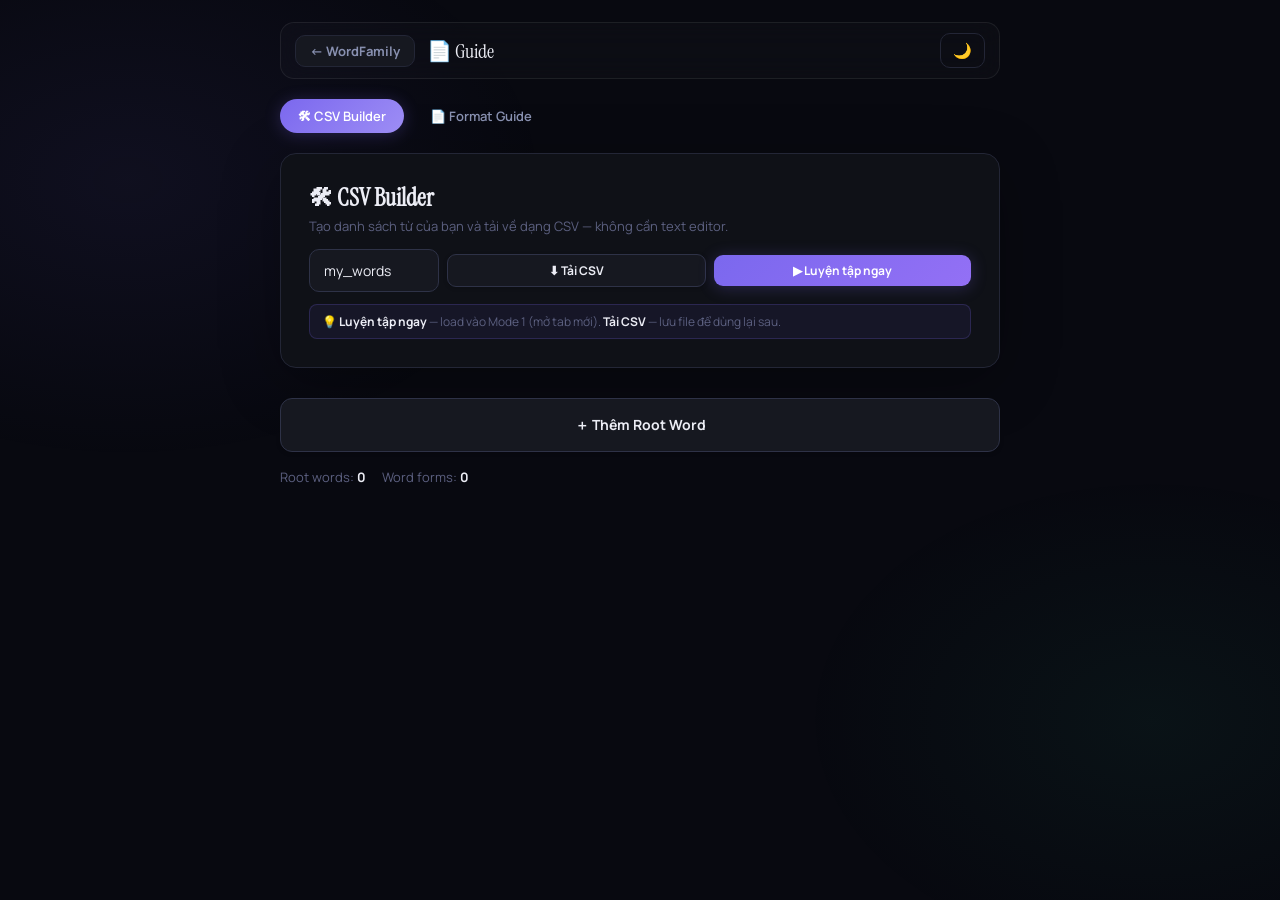
<file: wf mode/guide.html>
<!DOCTYPE html>
<html lang="en">
<head>
<meta charset="UTF-8">
<meta name="viewport" content="width=device-width, initial-scale=1.0">
<title>Guide – WordFamily</title>
<link rel="icon" type="image/png" href="image/wordfamily logo.png">
<link href="https://fonts.googleapis.com/css2?family=Instrument+Serif:ital@0;1&family=DM+Mono:wght@400;500&family=Manrope:wght@400;500;600;700&display=swap" rel="stylesheet">
<style>
  :root {
    --bg:#080910;--surface:#0f1117;--surface2:#161820;--surface3:#1c1f2a;
    --border:#232636;--border2:#2e3247;
    --accent:#7b68ee;--accent-glow:rgba(123,104,238,.25);
    --accent2:#f0b429;--accent3:#34d399;
    --text:#ecedf5;--muted:#5c6080;--muted2:#8890b0;
    --danger:#f06464;--success:#34d399;
    --radius:16px;--radius-sm:10px;--glass-border:rgba(255,255,255,.07);
  }
  [data-theme="light"]{
    --bg:#f5f7fb;--surface:#ffffff;--surface2:#f0f2f6;--surface3:#e8ebf2;
    --border:#dde1ec;--border2:#c8cfe0;
    --accent:#6655d9;--accent-glow:rgba(102,85,217,.2);--accent2:#d49c10;
    --text:#1a1f2e;--muted:#8590b0;--muted2:#6070a0;--danger:#d94444;--success:#22b57a;
    --glass-border:rgba(0,0,0,.08);
  }
  *{box-sizing:border-box;margin:0;padding:0;}
  html{overflow-x:hidden;}
  body{background:var(--bg);color:var(--text);font-family:'Manrope',sans-serif;min-height:100vh;}
  body::before{content:'';position:fixed;inset:0;z-index:0;pointer-events:none;
    background:radial-gradient(ellipse 600px 400px at 10% 20%,rgba(123,104,238,.07) 0%,transparent 70%),
    radial-gradient(ellipse 500px 350px at 90% 80%,rgba(52,211,153,.05) 0%,transparent 70%);}
  .page{position:relative;z-index:1;max-width:760px;margin:0 auto;padding:22px 20px 80px;}

  .back-bar{display:flex;align-items:center;gap:12px;margin-bottom:20px;padding:10px 14px;background:rgba(255,255,255,.02);border:1px solid var(--glass-border);border-radius:14px;backdrop-filter:blur(14px);}
  .back-btn{display:inline-flex;align-items:center;gap:6px;font-size:13px;font-weight:700;color:var(--muted2);text-decoration:none;padding:6px 14px;border-radius:10px;background:var(--surface2);border:1px solid var(--border);transition:all .2s;font-family:'Manrope',sans-serif;}
  .back-btn:hover{color:var(--text);border-color:var(--accent);}
  .page-title{font-family:'Instrument Serif',serif;font-size:20px;color:var(--text);margin-right:auto;}
  .theme-btn{background:transparent;border:1px solid var(--border);color:var(--muted2);border-radius:10px;padding:6px 12px;cursor:pointer;font-size:15px;font-family:'Manrope',sans-serif;transition:all .2s;}
  .theme-btn:hover{border-color:var(--accent);color:var(--text);}

  .card{background:var(--surface);border:1px solid var(--border);border-radius:var(--radius);padding:28px;animation:fadeUp .35s cubic-bezier(.4,0,.2,1);box-shadow:0 14px 60px rgba(0,0,0,.30);}
  @keyframes fadeUp{from{opacity:0;transform:translateY(16px)}to{opacity:1;transform:translateY(0)}}

  .btn{display:inline-flex;align-items:center;justify-content:center;gap:7px;padding:11px 24px;border-radius:12px;font-size:14px;font-weight:700;cursor:pointer;border:none;transition:all .2s cubic-bezier(.4,0,.2,1);font-family:'Manrope',sans-serif;white-space:nowrap;}
  .btn:active{transform:scale(.97);}
  .btn-primary{background:linear-gradient(135deg,var(--accent) 0%,#9370f5 100%);color:#fff;box-shadow:0 2px 16px var(--accent-glow);}
  .btn-primary:hover{box-shadow:0 4px 24px rgba(123,104,238,.4);filter:brightness(1.1);transform:translateY(-1px);}
  .btn-secondary{background:var(--surface2);color:var(--text);border:1px solid var(--border2);box-shadow:0 1px 4px rgba(0,0,0,.2);}
  .btn-secondary:hover{border-color:var(--accent);background:var(--surface3);transform:translateY(-1px);}
  .btn-sm{padding:7px 14px;font-size:12px;border-radius:9px;}
  .btn-full{width:100%;}

  .nav-tabs{display:flex;gap:8px;margin-bottom:20px;flex-wrap:wrap;}
  .nav-btn{padding:8px 18px;border-radius:999px;font-size:13px;font-weight:600;cursor:pointer;border:none;background:transparent;color:var(--muted2);transition:all .2s;font-family:'Manrope',sans-serif;white-space:nowrap;}
  .nav-btn:hover{color:var(--text);background:var(--surface2);}
  .nav-btn.active{background:linear-gradient(135deg,var(--accent),#9d8df5);color:#fff;box-shadow:0 2px 16px var(--accent-glow);}

  .form-input{width:100%;background:var(--surface2);border:1.5px solid var(--border2);border-radius:10px;padding:11px 14px;font-size:14px;color:var(--text);outline:none;font-family:'Manrope',sans-serif;transition:border-color .2s,box-shadow .2s;}
  .form-input:focus{border-color:var(--accent);box-shadow:0 0 0 3px var(--accent-glow);}

  /* CSV Builder */
  .builder-root-card{background:var(--surface);border:1.5px solid var(--border);border-radius:var(--radius);overflow:hidden;margin-bottom:0;}
  .builder-root-header{display:flex;align-items:center;gap:10px;padding:12px 16px;background:var(--surface2);border-bottom:1px solid var(--border);flex-wrap:wrap;}
  .builder-root-input{flex:1;min-width:100px;background:transparent;border:none;color:var(--text);font-family:'DM Mono',monospace;font-size:15px;font-weight:700;letter-spacing:1px;outline:none;text-transform:uppercase;padding:4px 0;}
  .builder-root-input::placeholder{color:var(--muted);text-transform:none;font-weight:400;letter-spacing:0;font-size:14px;}
  .builder-forms{padding:10px 12px;display:flex;flex-direction:column;gap:10px;}
  .builder-form-card{background:var(--surface2);border:1px solid var(--border);border-radius:10px;padding:12px 14px;display:flex;flex-direction:column;gap:8px;}
  .builder-form-card-row{display:grid;grid-template-columns:1fr 1fr;gap:8px;}
  .builder-form-field{display:flex;flex-direction:column;gap:4px;}
  .builder-form-field label{font-size:10px;font-weight:700;text-transform:uppercase;letter-spacing:.6px;color:var(--muted);}
  .builder-form-field input,.builder-form-field select{background:var(--surface);border:1px solid var(--border);border-radius:8px;color:var(--text);font-family:'DM Mono',monospace;font-size:14px;padding:9px 11px;outline:none;width:100%;transition:border-color .15s;}
  .builder-form-field input:focus,.builder-form-field select:focus{border-color:var(--accent);}
  .builder-form-field select{font-family:'Manrope',sans-serif;font-size:13px;cursor:pointer;}
  .builder-form-field .bmeaning{color:#9dd49d;}
  .builder-form-field .bmeaning::placeholder{color:#4a6a4a;}
  .builder-form-card-footer{display:flex;justify-content:flex-end;padding-top:2px;}
  .builder-del-btn{background:none;border:1px solid var(--border);color:var(--muted);cursor:pointer;font-size:12px;padding:5px 12px;border-radius:8px;font-family:'Manrope',sans-serif;font-weight:600;transition:all .15s;}
  .builder-del-btn:hover{border-color:var(--danger);color:var(--danger);background:rgba(240,100,100,.08);}

  /* DB table re-used for doc */
  .db-table{width:100%;border-collapse:collapse;font-size:13px;}
  .db-table thead th{background:var(--surface2);color:var(--muted);font-size:10px;font-weight:700;text-transform:uppercase;letter-spacing:.8px;padding:11px 14px;text-align:left;border-bottom:1px solid var(--border);white-space:nowrap;}
  .db-table tbody tr{border-bottom:1px solid var(--border);}
  .db-table tbody tr:last-child{border-bottom:none;}
  .db-table td{padding:12px 14px;vertical-align:middle;}

  .type-badge{display:inline-block;font-size:10px;font-weight:700;padding:3px 9px;border-radius:6px;text-transform:lowercase;letter-spacing:0.2px;}
  .type-n{background:rgba(61,47,255,.6);color:#c8c0ff;}
  .type-v{background:rgba(0,144,79,.6);color:#7debb2;}
  .type-adj{background:rgba(179,94,0,.6);color:#f5c57a;}
  .type-adv{background:rgba(181,32,32,.6);color:#f5a0a0;}
  .type-phrv{background:rgba(0,112,184,.6);color:#7ec8f5;}

  .settings-section{margin-bottom:28px;}
  .settings-section h3{font-size:11px;font-weight:700;text-transform:uppercase;letter-spacing:1px;color:var(--muted);margin-bottom:14px;padding-bottom:8px;border-bottom:1px solid var(--border);}

  .hidden{display:none !important;}
  #toast{position:fixed;bottom:30px;left:50%;transform:translateX(-50%);background:var(--surface2);border:1px solid var(--border2);border-radius:12px;padding:12px 22px;font-size:14px;font-weight:600;z-index:9999;opacity:0;transition:opacity .3s;pointer-events:none;white-space:nowrap;}
  #toast.show{opacity:1;}

  @media(max-width:680px){
    .page{padding:8px 12px 80px;}
    .card{padding:14px;border-radius:14px;}
    .builder-form-card-row{grid-template-columns:1fr;}
    .btn{padding:12px 16px;font-size:14px;min-height:44px;}
    .btn-sm{padding:10px 14px;font-size:13px;min-height:40px;}
  }
</style>
</head>
<body>
<script>
  const _theme=localStorage.getItem('theme')||'dark';
  document.documentElement.setAttribute('data-theme',_theme);
</script>

<div class="page">
  <div class="back-bar">
    <a class="back-btn" href="../word_family.html">← WordFamily</a>
    <span class="page-title">📄 Guide</span>
    <button class="theme-btn" id="theme-toggle" title="Toggle theme">🌙</button>
  </div>

  <!-- Sub nav -->
  <div class="nav-tabs">
    <button class="nav-btn active" id="guide-sub-builder-btn" onclick="switchGuideTab('builder')">🛠 CSV Builder</button>
    <button class="nav-btn" id="guide-sub-docs-btn" onclick="switchGuideTab('docs')">📄 Format Guide</button>
  </div>

  <!-- ── CSV BUILDER ── -->
  <div id="guide-sub-builder">
    <div class="card" style="margin-bottom:16px;">
      <h2 style="font-family:'Instrument Serif',serif;font-size:24px;margin-bottom:4px;">🛠 CSV Builder</h2>
      <p style="font-size:13px;color:var(--muted);margin-bottom:14px;">Tạo danh sách từ của bạn và tải về dạng CSV — không cần text editor.</p>

      <div style="display:flex;gap:8px;flex-wrap:wrap;margin-bottom:12px;align-items:center;">
        <input type="text" id="builder-filename" class="form-input btn-sm" placeholder="my_words" style="max-width:130px;flex:1;" value="my_words">
        <button class="btn btn-secondary btn-sm" onclick="builderExportCSV()" style="flex:1;min-width:130px;justify-content:center;">⬇ Tải CSV</button>
        <button class="btn btn-primary btn-sm" onclick="builderImportAndPractice()" style="flex:1;min-width:130px;justify-content:center;">▶ Luyện tập ngay</button>
      </div>
      <div style="font-size:12px;color:var(--muted);padding:8px 12px;background:rgba(124,106,247,.07);border-radius:8px;border:1px solid rgba(124,106,247,.2);">
        💡 <strong style="color:var(--text)">Luyện tập ngay</strong> — load vào Mode 1 (mở tab mới). <strong style="color:var(--text)">Tải CSV</strong> — lưu file để dùng lại sau.
      </div>
    </div>

    <div id="builder-word-list" style="display:flex;flex-direction:column;gap:12px;margin-bottom:14px;"></div>

    <button class="btn btn-secondary btn-full" onclick="builderAddRoot()" style="margin-bottom:16px;padding:16px;">＋ Thêm Root Word</button>

    <div style="display:flex;gap:16px;flex-wrap:wrap;">
      <span style="font-size:13px;color:var(--muted);">Root words: <b id="builder-stat-roots" style="color:var(--text);">0</b></span>
      <span style="font-size:13px;color:var(--muted);">Word forms: <b id="builder-stat-forms" style="color:var(--text);">0</b></span>
    </div>
  </div>

  <!-- ── FORMAT DOCS ── -->
  <div id="guide-sub-docs" style="display:none;">
    <div class="card">
      <h2 style="font-family:'Instrument Serif',serif;font-size:24px;margin-bottom:6px;">📄 CSV Format Guide</h2>
      <p style="color:var(--muted2);font-size:14px;margin-bottom:24px;line-height:1.6;">How to create a CSV file manually and use it to practice.</p>

      <div class="settings-section">
        <h3>Columns</h3>
        <div style="overflow-x:auto;border-radius:10px;border:1px solid var(--border);margin-bottom:20px;">
          <table class="db-table">
            <thead><tr><th>Column</th><th>Required?</th><th>Description</th><th>Example</th></tr></thead>
            <tbody>
              <tr><td style="color:var(--accent);font-weight:700;font-family:'DM Mono',monospace;">root</td><td><span style="color:var(--danger)">Required</span></td><td style="color:var(--muted2)">The base/root word (uppercased automatically)</td><td style="font-family:'DM Mono',monospace;color:var(--muted)">ABBREVIATE</td></tr>
              <tr><td style="font-family:'DM Mono',monospace;">word</td><td><span style="color:var(--muted)">Optional</span></td><td style="color:var(--muted2)">A specific word form</td><td style="font-family:'DM Mono',monospace;color:var(--muted)">abbreviation</td></tr>
              <tr><td style="font-family:'DM Mono',monospace;">phonetic</td><td><span style="color:var(--muted)">Optional</span></td><td style="color:var(--muted2)">Pronunciation in any format</td><td style="font-family:'DM Mono',monospace;color:var(--muted)">/əˌbriːviˈeɪʃən/</td></tr>
              <tr><td style="font-family:'DM Mono',monospace;">type</td><td><span style="color:var(--muted)">Optional</span></td><td style="color:var(--muted2)">Word type: n, v, adj, adv, phr.v</td><td style="font-family:'DM Mono',monospace;color:var(--muted)">n</td></tr>
              <tr><td style="font-family:'DM Mono',monospace;">vietnamese_meaning</td><td><span style="color:var(--muted)">Optional</span></td><td style="color:var(--muted2)">Vietnamese meaning shown during quiz</td><td style="font-family:'DM Mono',monospace;color:var(--muted)">Sự viết tắt</td></tr>
            </tbody>
          </table>
        </div>

        <h3>Example</h3>
        <div style="background:var(--surface2);border:1px solid var(--border);border-radius:10px;padding:16px 20px;font-family:'DM Mono',monospace;font-size:13px;color:var(--text);overflow-x:auto;margin-bottom:20px;line-height:2;">
          <span style="color:var(--muted)">root,word,phonetic,type,vietnamese_meaning</span><br>
          ABBREVIATE,abbreviate,/əˈbriːvieɪt/,v,Viết tắt<br>
          ABBREVIATE,abbreviation,/əˌbriːviˈeɪʃən/,n,Sự viết tắt<br>
          ACCESS,access,/ˈækses/,v,Truy cập<br>
          ACCESS,accessible,/əkˈsesɪbəl/,adj,Có thể truy cập<br>
        </div>

        <h3>Word Types</h3>
        <div style="display:flex;gap:8px;flex-wrap:wrap;margin-bottom:16px;">
          <span class="type-badge type-n">n — Noun</span>
          <span class="type-badge type-v">v — Verb</span>
          <span class="type-badge type-adj">adj — Adjective</span>
          <span class="type-badge type-adv">adv — Adverb</span>
          <span class="type-badge type-phrv">phr.v — Phrasal Verb</span>
        </div>
      </div>

      <div class="settings-section">
        <h3>How to Use Your File</h3>
        <div style="display:flex;flex-direction:column;gap:12px;">
          <div style="background:var(--surface2);border:1px solid var(--border);border-radius:10px;padding:14px 16px;">
            <div style="font-size:13px;font-weight:700;color:var(--text);margin-bottom:5px;">Option A — Import into Database</div>
            <div style="font-size:13px;color:var(--muted);line-height:1.7;">Go to <strong style="color:var(--text)">WordFamily main page → 🗂 Database → ⬆ Import CSV</strong>. Words merge into the main database with Weak Words tracking.</div>
          </div>
          <div style="background:var(--surface2);border:1px solid var(--border);border-radius:10px;padding:14px 16px;">
            <div style="font-size:13px;font-weight:700;color:var(--text);margin-bottom:5px;">Option B — Session-only Practice</div>
            <div style="font-size:13px;color:var(--muted);line-height:1.7;">Go to <strong style="color:var(--text)">📝 Mode 1 or 🧩 Mode 2 → 📂 My Files</strong>. Nothing is saved to the database.</div>
          </div>
        </div>
      </div>

      <div class="settings-section" style="margin-bottom:0;">
        <h3>Tips</h3>
        <div style="font-size:14px;color:var(--muted);line-height:2.1;">
          • Each root word can have <strong style="color:var(--text)">as many rows as needed</strong> — one per word form.<br>
          • You can import <strong style="color:var(--text)">multiple CSV files</strong> at once — they merge automatically.<br>
          • Column order doesn't matter — matched by header name.<br>
          • Extra columns are safely ignored.
        </div>
      </div>
    </div>
  </div>
</div>

<div id="toast" role="status" aria-live="polite"></div>

<script>
// ══════════════════════════════════════════
// GUIDE TAB SWITCHING
// ══════════════════════════════════════════
function switchGuideTab(tab) {
  ['builder','docs'].forEach(t => {
    document.getElementById('guide-sub-'+t).style.display = t===tab ? '' : 'none';
    document.getElementById('guide-sub-'+t+'-btn').classList.toggle('active', t===tab);
  });
}

// ══════════════════════════════════════════
// CSV BUILDER
// ══════════════════════════════════════════
let builderRoots=[], builderNextId=1;

function escapeHtml(s){return String(s).replace(/&/g,'&amp;').replace(/</g,'&lt;').replace(/>/g,'&gt;').replace(/"/g,'&quot;');}
function csvEscape(s){s=String(s||'').replace(/"/g,'""');return(s.includes(',')||s.includes('"')||s.includes('\n'))?'"'+s+'"':s;}

function builderAddRoot() {
  const id=builderNextId++;
  builderRoots.push({id,root:'',forms:[]});
  builderRenderAll();
  setTimeout(()=>{const el=document.getElementById('broot-'+id);if(el)el.focus();},50);
}

function builderDeleteRoot(id) {
  builderRoots=builderRoots.filter(r=>r.id!==id);
  builderRenderAll();
}

function builderAddForm(rootId) {
  builderSync();
  const root=builderRoots.find(r=>r.id===rootId);
  if(!root) return;
  root.forms.push({word:'',phonetic:'',type:'n',meaning:''});
  builderRenderAll();
  setTimeout(()=>{const rows=document.querySelectorAll('.bword-'+rootId);if(rows.length)rows[rows.length-1].focus();},50);
}

function builderDeleteForm(rootId,idx) {
  builderSync();
  const root=builderRoots.find(r=>r.id===rootId);
  if(!root) return;
  root.forms.splice(idx,1);
  builderRenderAll();
}

function builderSync() {
  builderRoots.forEach(root=>{
    const re=document.getElementById('broot-'+root.id);
    if(re) root.root=re.value.toUpperCase().trim();
    root.forms.forEach((form,i)=>{
      const w=document.getElementById('bform-'+root.id+'-'+i+'-w');
      const p=document.getElementById('bform-'+root.id+'-'+i+'-p');
      const t=document.getElementById('bform-'+root.id+'-'+i+'-t');
      const m=document.getElementById('bform-'+root.id+'-'+i+'-m');
      if(w) form.word=w.value.trim();
      if(p) form.phonetic=p.value.trim();
      if(t) form.type=t.value;
      if(m) form.meaning=m.value.trim();
    });
  });
}

function builderRenderAll() {
  const container=document.getElementById('builder-word-list');
  if(!container) return;
  builderSync();
  container.innerHTML='';

  builderRoots.forEach(root=>{
    const card=document.createElement('div');
    card.className='builder-root-card';
    card.innerHTML=`
      <div class="builder-root-header">
        <div style="font-size:11px;font-weight:700;text-transform:uppercase;letter-spacing:.8px;color:var(--muted);flex-shrink:0;">Root Word</div>
        <input id="broot-${root.id}" class="builder-root-input" type="text" placeholder="e.g. ABBREVIATE" value="${escapeHtml(root.root)}" oninput="this.value=this.value.toUpperCase()" autocomplete="off" autocorrect="off" autocapitalize="characters" spellcheck="false">
        <button class="btn btn-secondary btn-sm" onclick="builderAddForm(${root.id})" style="flex-shrink:0;">＋ Add Form</button>
        <button onclick="builderDeleteRoot(${root.id})" style="background:none;border:1px solid var(--border);border-radius:8px;color:var(--muted);cursor:pointer;font-size:16px;padding:5px 9px;flex-shrink:0;" title="Delete root word">🗑</button>
      </div>
      <div class="builder-forms" id="bforms-${root.id}"></div>
    `;
    container.appendChild(card);

    const formsDiv=document.getElementById('bforms-'+root.id);
    if(root.forms.length===0){
      formsDiv.innerHTML=`<div style="font-size:13px;color:var(--muted);padding:12px 4px;text-align:center;">Chưa có word form nào — nhấn <strong style="color:var(--text)">＋ Add Form</strong> để thêm</div>`;
    }else{
      root.forms.forEach((form,i)=>{
        const fc=document.createElement('div');
        fc.className='builder-form-card';
        const typeOpts=['n','v','adj','adv','phr.v'].map(t=>
          `<option value="${t}"${form.type===t?' selected':''}>${t} — ${{n:'Noun',v:'Verb',adj:'Adjective',adv:'Adverb','phr.v':'Phrasal Verb'}[t]}</option>`
        ).join('');
        fc.innerHTML=`
          <div class="builder-form-card-row">
            <div class="builder-form-field">
              <label>Word</label>
              <input id="bform-${root.id}-${i}-w" class="bword-${root.id}" type="text" placeholder="e.g. abbreviation" value="${escapeHtml(form.word)}" autocomplete="off" autocorrect="off" autocapitalize="none" spellcheck="false">
            </div>
            <div class="builder-form-field">
              <label>Type</label>
              <select id="bform-${root.id}-${i}-t">${typeOpts}</select>
            </div>
          </div>
          <div class="builder-form-field">
            <label>Vietnamese Meaning</label>
            <input id="bform-${root.id}-${i}-m" class="bmeaning" type="text" placeholder="Nhập nghĩa tiếng Việt…" value="${escapeHtml(form.meaning)}" autocomplete="off" spellcheck="false">
          </div>
          <div class="builder-form-field">
            <label>Phonetic <span style="font-weight:400;text-transform:none;letter-spacing:0;">(optional)</span></label>
            <input id="bform-${root.id}-${i}-p" type="text" placeholder="/fəˈnetɪk/" value="${escapeHtml(form.phonetic)}" autocomplete="off" spellcheck="false">
          </div>
          <div class="builder-form-card-footer">
            <button class="builder-del-btn" onclick="builderDeleteForm(${root.id},${i})">✕ Remove this form</button>
          </div>
        `;
        formsDiv.appendChild(fc);
      });
    }
  });

  document.getElementById('builder-stat-roots').textContent=builderRoots.length;
  document.getElementById('builder-stat-forms').textContent=builderRoots.reduce((s,r)=>s+r.forms.length,0);
}

function builderGetWords() {
  builderSync();
  return builderRoots
    .filter(r=>r.root.trim())
    .map((r,i)=>({
      id:-(i+1),
      root:r.root.trim().toUpperCase(),
      entries:r.forms.filter(f=>f.word.trim()).map(f=>({word:f.word.trim(),phonetic:f.phonetic.trim(),type:f.type,meaning:f.meaning.trim()})),
      meanings:r.forms.filter(f=>f.meaning.trim()).map(f=>f.meaning.trim()),
      mistakeCount:0
    }));
}

function builderExportCSV() {
  const words=builderGetWords();
  if(!words.length){showToast('⚠️ Thêm ít nhất một root word trước.');return;}
  const rows=['root,word,phonetic,type,vietnamese_meaning'];
  words.forEach(word=>{
    if(!word.entries.length){rows.push([word.root,'','','',''].map(csvEscape).join(','));}
    else{word.entries.forEach(e=>{rows.push([word.root,e.word,e.phonetic,e.type,e.meaning].map(csvEscape).join(','));});}
  });
  const fname=(document.getElementById('builder-filename').value.trim()||'my_words').replace(/[^a-z0-9_\-]/gi,'_');
  const blob=new Blob([rows.join('\n')],{type:'text/csv;charset=utf-8;'});
  const url=URL.createObjectURL(blob);
  const isIOS=/iPhone|iPad|iPod/i.test(navigator.userAgent);
  if(isIOS){window.open(url,'_blank');showToast('📂 Nhấn Share → Save to Files để lưu file');}
  else{const a=document.createElement('a');a.href=url;a.download=fname+'.csv';a.click();showToast('✓ Đã tải '+fname+'.csv ('+words.length+' từ)');}
}

function builderImportAndPractice() {
  const words=builderGetWords();
  if(!words.length){showToast('⚠️ Add at least one root word first.');return;}
  const withMeanings=words.filter(w=>w.entries.some(e=>e.meaning));
  if(!withMeanings.length){showToast('⚠️ Add Vietnamese meanings so the quiz has something to ask.');return;}
  // Save to localStorage for mode1 to pick up
  localStorage.setItem('wf_builder_words',JSON.stringify(words));
  showToast('✓ Loaded '+words.length+' word(s) — opening Mode 1…');
  setTimeout(()=>{ window.location.href='mode1.html?source=builder'; },600);
}

// ══════════════════════════════════════════
// TOAST
// ══════════════════════════════════════════
let toastTimer;
function showToast(msg){const t=document.getElementById('toast');t.textContent=msg;t.classList.add('show');clearTimeout(toastTimer);toastTimer=setTimeout(()=>t.classList.remove('show'),2800);}

// ══════════════════════════════════════════
// THEME
// ══════════════════════════════════════════
(function initTheme(){
  const saved=localStorage.getItem('theme')||'dark';
  document.documentElement.setAttribute('data-theme',saved);
  const btn=document.getElementById('theme-toggle');
  if(btn)btn.textContent=saved==='light'?'☀️':'🌙';
})();
document.getElementById('theme-toggle').addEventListener('click',()=>{
  const html=document.documentElement;
  const current=html.getAttribute('data-theme')||'dark';
  const next=current==='light'?'dark':'light';
  html.setAttribute('data-theme',next);
  localStorage.setItem('theme',next);
  document.getElementById('theme-toggle').textContent=next==='light'?'☀️':'🌙';
});

// Check if we came from a builder import redirect
(function checkBuilderSource(){
  if(window.location.search.includes('source=builder')){
    // Already handled — user arrived at mode1.html
  }
})();
</script>
</body>
</html>
</file>
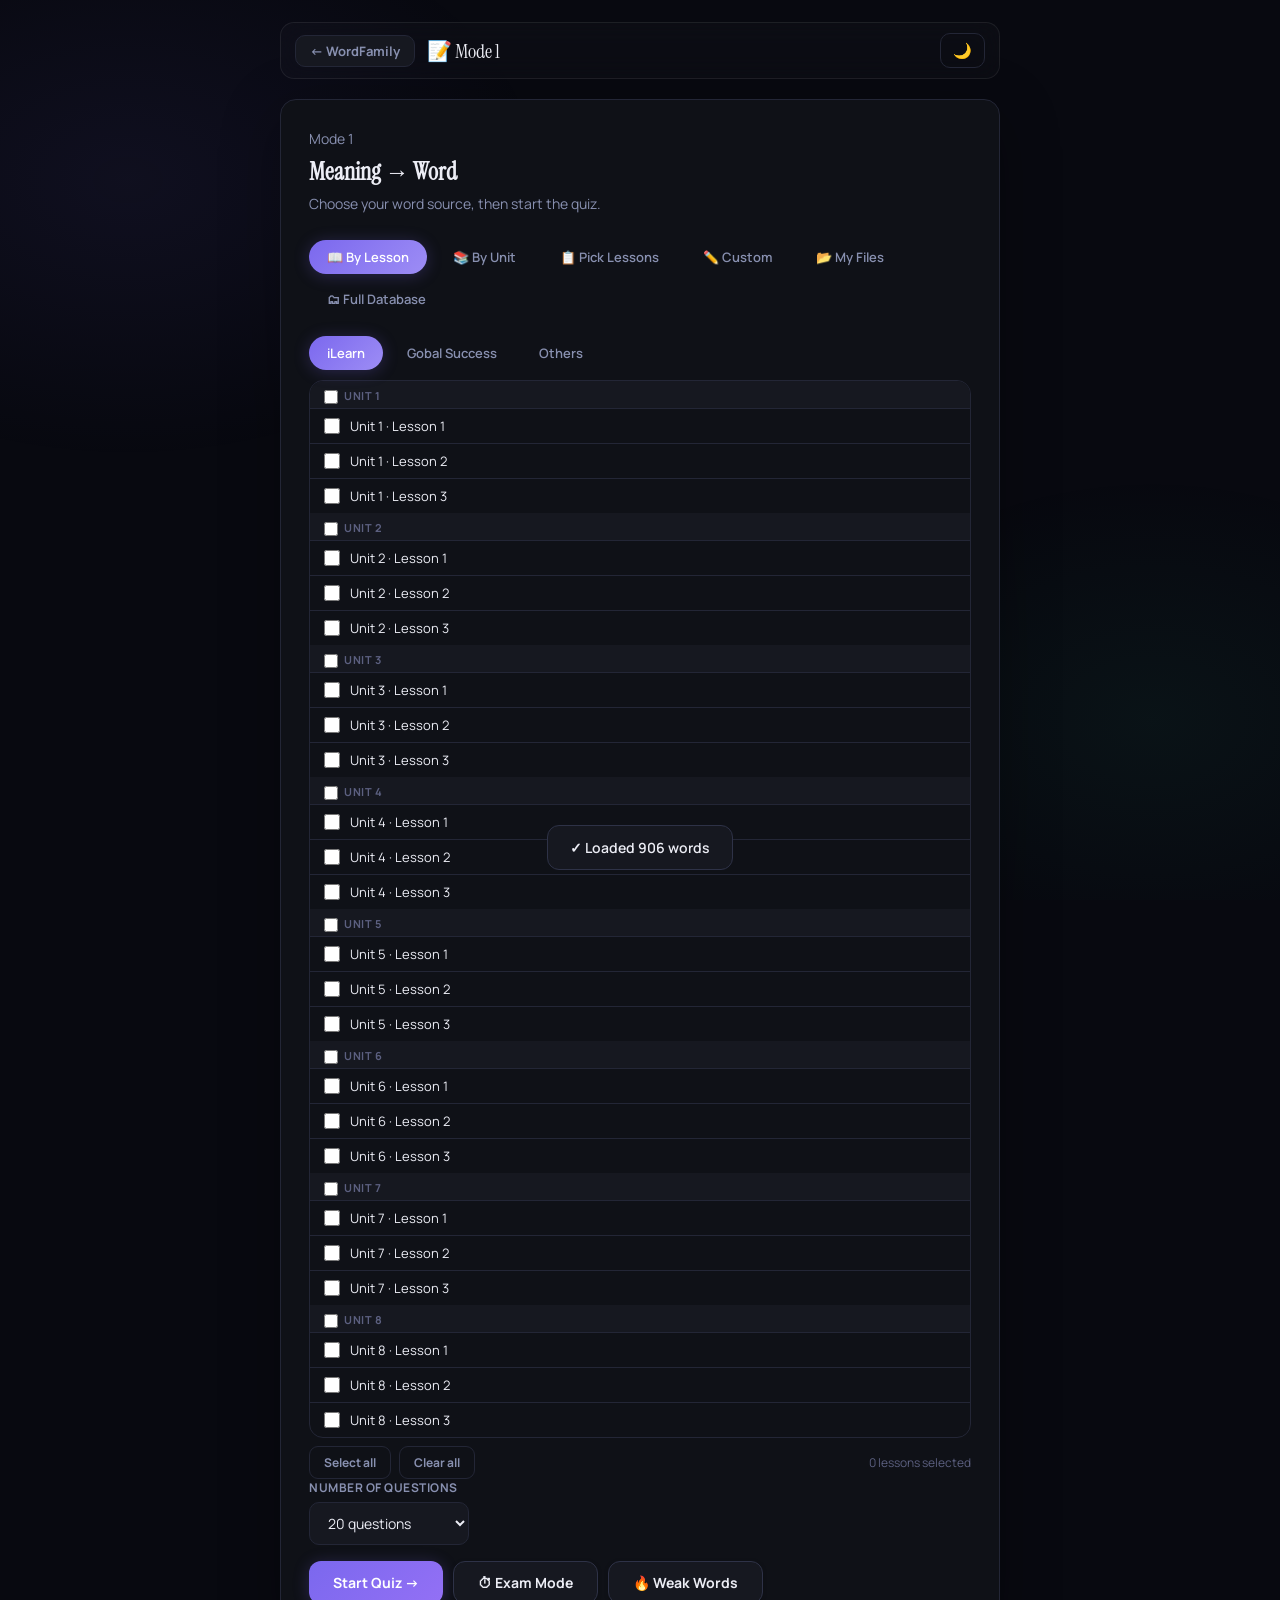
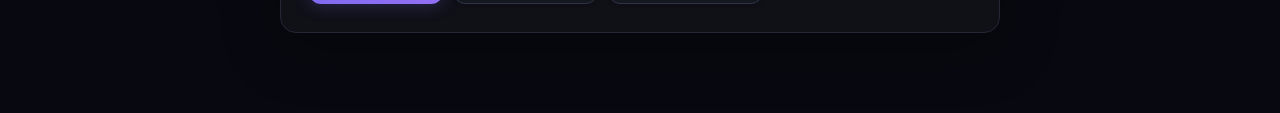
<file: wf mode/mode1.html>
<!DOCTYPE html>
<html lang="en">
<head>
<meta charset="UTF-8">
<meta name="viewport" content="width=device-width, initial-scale=1.0">
<title>Mode 1 – WordFamily</title>
<link rel="icon" type="image/png" href="image/wordfamily logo.png">
<link href="https://fonts.googleapis.com/css2?family=Instrument+Serif:ital@0;1&family=DM+Mono:wght@400;500&family=Manrope:wght@400;500;600;700&display=swap" rel="stylesheet">
  <link id="love-theme-css" rel="stylesheet" href="../theme/love.css" disabled>
<style>
  :root {
    --bg: #080910; --surface: #0f1117; --surface2: #161820; --surface3: #1c1f2a;
    --border: #232636; --border2: #2e3247;
    --accent: #7b68ee; --accent-glow: rgba(123,104,238,.25);
    --accent2: #f0b429; --accent3: #34d399;
    --text: #ecedf5; --muted: #5c6080; --muted2: #8890b0;
    --danger: #f06464; --success: #34d399;
    --radius: 16px; --radius-sm: 10px;
    --glass: rgba(255,255,255,.03); --glass-border: rgba(255,255,255,.07);
  }
  [data-theme="light"] {
    --bg: #f5f7fb; --surface: #ffffff; --surface2: #f0f2f6; --surface3: #e8ebf2;
    --border: #dde1ec; --border2: #c8cfe0;
    --accent: #6655d9; --accent-glow: rgba(102,85,217,.2); --accent2: #d49c10; --accent3: #22b57a;
    --text: #1a1f2e; --muted: #8590b0; --muted2: #6070a0; --danger: #d94444; --success: #22b57a;
    --glass: rgba(0,0,0,.03); --glass-border: rgba(0,0,0,.08);
  }
  [data-theme="light"] body::before {
    background: radial-gradient(ellipse 600px 400px at 10% 20%, rgba(102,85,217,.06) 0%, transparent 70%),
                radial-gradient(ellipse 500px 350px at 90% 80%, rgba(34,181,122,.04) 0%, transparent 70%);
  }
  * { box-sizing: border-box; margin: 0; padding: 0; }
  html { overflow-x: hidden; }
  body { background: var(--bg); color: var(--text); font-family: 'Manrope', sans-serif; min-height: 100vh; overflow-x: hidden; }
  body::before {
    content: ''; position: fixed; inset: 0; z-index: 0; pointer-events: none;
    background: radial-gradient(ellipse 600px 400px at 10% 20%, rgba(123,104,238,.07) 0%, transparent 70%),
                radial-gradient(ellipse 500px 350px at 90% 80%, rgba(52,211,153,.05) 0%, transparent 70%),
                radial-gradient(ellipse 400px 300px at 50% 50%, rgba(240,180,41,.03) 0%, transparent 70%);
  }
  .page { position: relative; z-index: 1; max-width: 760px; margin: 0 auto; padding: 22px 20px 80px; }

  /* ── BACK BAR ── */
  .back-bar {
    display: flex; align-items: center; gap: 12px; margin-bottom: 20px;
    padding: 10px 14px;
    background: rgba(255,255,255,.02); border: 1px solid var(--glass-border);
    border-radius: 14px; backdrop-filter: blur(14px);
  }
  .back-btn {
    display: inline-flex; align-items: center; gap: 6px;
    font-size: 13px; font-weight: 700; color: var(--muted2);
    text-decoration: none; padding: 6px 14px; border-radius: 10px;
    background: var(--surface2); border: 1px solid var(--border);
    transition: all .2s; font-family: 'Manrope', sans-serif;
  }
  .back-btn:hover { color: var(--text); border-color: var(--accent); }
  .page-title { font-family: 'Instrument Serif', serif; font-size: 20px; color: var(--text); margin-right: auto; }
  .theme-btn {
    background: transparent; border: 1px solid var(--border); color: var(--muted2);
    border-radius: 10px; padding: 6px 12px; cursor: pointer; font-size: 15px;
    font-family: 'Manrope', sans-serif; transition: all .2s;
  }
  .theme-btn:hover { border-color: var(--accent); color: var(--text); }

  /* ── CARDS ── */
  .card {
    background: var(--surface); border: 1px solid var(--border);
    border-radius: var(--radius); padding: 28px;
    animation: fadeUp .35s cubic-bezier(.4,0,.2,1);
    box-shadow: 0 14px 60px rgba(0,0,0,.30);
  }
  @keyframes fadeUp { from { opacity:0; transform: translateY(16px); } to { opacity:1; transform: translateY(0); } }
  .section-title { font-family: 'Instrument Serif', serif; font-size: 24px; margin-bottom: 6px; }
  .section-sub { color: var(--muted2); font-size: 14px; margin-bottom: 24px; line-height: 1.6; }

  /* ── BUTTONS ── */
  .btn {
    display: inline-flex; align-items: center; justify-content: center; gap: 7px;
    padding: 11px 24px; border-radius: 12px; font-size: 14px; font-weight: 700;
    cursor: pointer; border: none; transition: all .2s cubic-bezier(.4,0,.2,1);
    font-family: 'Manrope', sans-serif; white-space: nowrap; position: relative;
  }
  .btn:active { transform: scale(.97); }
  .btn-primary { background: linear-gradient(135deg, var(--accent) 0%, #9370f5 100%); color: #fff; box-shadow: 0 2px 16px var(--accent-glow); }
  .btn-primary:hover { box-shadow: 0 4px 24px rgba(123,104,238,.4); filter: brightness(1.1); transform: translateY(-1px); }
  .btn-secondary { background: var(--surface2); color: var(--text); border: 1px solid var(--border2); box-shadow: 0 1px 4px rgba(0,0,0,.2); }
  .btn-secondary:hover { border-color: var(--accent); background: var(--surface3); transform: translateY(-1px); }
  .btn-ghost { background: transparent; color: var(--muted2); border: 1px solid var(--border); }
  .btn-ghost:hover { color: var(--text); border-color: var(--border2); background: var(--surface2); }
  .btn-sm { padding: 7px 14px; font-size: 12px; border-radius: 9px; }
  .btn-full { width: 100%; }

  /* ── NAV TABS ── */
  .nav-tabs { display: flex; gap: 8px; margin-bottom: 20px; flex-wrap: wrap; }
  .nav-btn {
    padding: 8px 18px; border-radius: 999px; font-size: 13px; font-weight: 600;
    cursor: pointer; border: none; background: transparent; color: var(--muted2);
    transition: all .2s; font-family: 'Manrope', sans-serif; white-space: nowrap;
  }
  .nav-btn:hover { color: var(--text); background: var(--surface2); }
  .nav-btn.active { background: linear-gradient(135deg, var(--accent), #9d8df5); color: #fff; box-shadow: 0 2px 16px var(--accent-glow); }

  /* ── QUIZ HEADER ── */
  .quiz-header { display: flex; align-items: center; justify-content: space-between; margin-bottom: 22px; gap: 10px; }
  .progress-wrap { flex: 1; margin: 0 10px; }
  .progress-bar { height: 5px; background: var(--surface3); border-radius: 999px; overflow: hidden; }
  .progress-fill { height: 100%; background: linear-gradient(90deg, var(--accent), var(--accent2)); border-radius: 999px; transition: width .5s cubic-bezier(.4,0,.2,1); }
  .progress-label { font-size: 11px; color: var(--muted); margin-top: 5px; text-align: right; font-weight: 600; }

  /* ── TIMER ── */
  .timer-pill {
    display: inline-flex; align-items: center; gap: 5px;
    background: var(--surface2); border: 1px solid var(--border);
    border-radius: 10px; padding: 6px 12px;
    font-family: 'DM Mono', monospace; font-size: 13px; color: var(--text); flex-shrink: 0;
  }
  .timer-pill.warning { border-color: var(--accent2); color: var(--accent2); }
  .timer-pill.danger  { border-color: var(--danger); color: var(--danger); animation: pulse .6s infinite; }
  @keyframes pulse { 0%,100%{opacity:1} 50%{opacity:.4} }

  /* ── QUESTION BOX ── */
  .question-box {
    background: linear-gradient(135deg, var(--surface2) 0%, var(--surface3) 100%);
    border: 1px solid var(--border2); border-radius: var(--radius);
    padding: 32px 24px; margin-bottom: 18px; text-align: center;
    box-shadow: inset 0 1px 0 rgba(255,255,255,.04);
  }
  .question-label { font-size: 10px; color: var(--muted); text-transform: uppercase; letter-spacing: 1.2px; margin-bottom: 10px; font-weight: 700; }
  .question-text { font-family: 'Instrument Serif', serif; font-size: 30px; line-height: 1.4; }
  .question-type-tag {
    display: inline-flex; align-items: center; margin-top: 12px; font-size: 11px; font-weight: 700;
    padding: 4px 12px; border-radius: 8px;
    background: rgba(123,104,238,.15); color: var(--accent); border: 1px solid rgba(123,104,238,.25); letter-spacing: .5px;
  }


  /* ── ANSWER INPUT ── */
  .answer-input {
    width: 100%; background: var(--surface2); border: 1.5px solid var(--border2);
    border-radius: var(--radius-sm); padding: 16px 20px; font-size: 18px; color: var(--text);
    font-family: 'DM Mono', monospace; outline: none;
    transition: border-color .2s, box-shadow .2s; margin-bottom: 14px; text-align: center;
  }
  .answer-input:focus { border-color: var(--accent); box-shadow: 0 0 0 3px var(--accent-glow); }
  .answer-input.correct { border-color: var(--success); background: rgba(52,211,153,.06); box-shadow: 0 0 0 3px rgba(52,211,153,.1); }
  .answer-input.wrong   { border-color: var(--danger);  background: rgba(240,100,100,.06); box-shadow: 0 0 0 3px rgba(240,100,100,.1); }

  /* ── FEEDBACK BOX ── */
  .feedback-box {
    border-radius: var(--radius-sm); padding: 14px 18px; margin-bottom: 16px;
    font-size: 14px; display: none; animation: fadeUp .2s; line-height: 1.6; font-weight: 500;
  }
  .feedback-box.correct { background: rgba(52,211,153,.08); border: 1px solid rgba(52,211,153,.25); color: var(--success); }
  .feedback-box.wrong   { background: rgba(240,100,100,.08); border: 1px solid rgba(240,100,100,.2); color: var(--danger); }
  .action-row { display: flex; gap: 10px; justify-content: center; flex-wrap: wrap; }

  /* ── SCORE ── */
  .score-card { text-align: center; padding: 40px 28px; }
  .score-big { font-family: 'Instrument Serif', serif; font-size: 80px; line-height: 1; margin-bottom: 8px; }
  .score-big span { background: linear-gradient(135deg, var(--accent), var(--accent2)); -webkit-background-clip: text; -webkit-text-fill-color: transparent; background-clip: text; }
  .score-label { color: var(--muted2); font-size: 16px; margin-bottom: 32px; }
  .score-stats { display: flex; gap: 12px; justify-content: center; flex-wrap: wrap; margin-bottom: 32px; }
  .score-stat { background: var(--surface2); border: 1px solid var(--border2); border-radius: 14px; padding: 16px 22px; min-width: 90px; }
  .score-stat .val { font-size: 24px; font-weight: 700; }
  .score-stat .key { font-size: 11px; color: var(--muted); margin-top: 3px; text-transform: uppercase; letter-spacing: .5px; }

  /* ── EXAM OVERLAY ── */
  .exam-overlay { position:absolute;inset:0;background:rgba(240,100,100,.06);border:1.5px solid rgba(240,100,100,.3);border-radius:var(--radius);pointer-events:none; }

  /* ── FORM ── */
  .form-input {
    width: 100%; background: var(--surface2); border: 1.5px solid var(--border);
    border-radius: var(--radius-sm); padding: 10px 14px; font-size: 14px; color: var(--text);
    font-family: 'Manrope', sans-serif; outline: none;
    transition: border-color .2s, box-shadow .2s; margin-bottom: 0;
  }
  .form-input:focus { border-color: var(--accent); box-shadow: 0 0 0 3px var(--accent-glow); }
  .form-group { margin-bottom: 16px; }
  .form-group label { display: block; font-size: 12px; font-weight: 700; text-transform: uppercase; letter-spacing: .5px; color: var(--muted2); margin-bottom: 6px; }
  .form-row { display: grid; grid-template-columns: 1fr 1fr; gap: 14px; margin-bottom: 14px; }

  /* ── MISC ── */
  .hidden { display: none !important; }
  .mt-16 { margin-top: 16px; }
  .color-success { color: var(--success); }
  .color-danger  { color: var(--danger); }
  @keyframes shake { 0%,100%{transform:translateX(0)} 20%,60%{transform:translateX(-7px)} 40%,80%{transform:translateX(7px)} }
  @keyframes xpPop { 0%{opacity:0;transform:translateY(0) scale(.8)} 30%{opacity:1;transform:translateY(-28px) scale(1.2)} 80%{opacity:1;transform:translateY(-48px) scale(1)} 100%{opacity:0;transform:translateY(-60px) scale(.9)} }
  .xp-popup { position:fixed;font-size:18px;font-weight:800;color:var(--accent2);pointer-events:none;animation:xpPop .9s cubic-bezier(.4,0,.2,1) forwards;z-index:9999;font-family:'Manrope',sans-serif;text-shadow:0 0 16px rgba(240,180,41,.5); }
  .answer-input.shake { animation: shake .3s ease; }
  .level-up-banner { position:fixed;top:80px;left:50%;transform:translateX(-50%) translateY(-80px);opacity:0;background:linear-gradient(135deg,var(--accent),var(--accent2));color:#fff;padding:12px 28px;border-radius:999px;font-weight:800;font-size:15px;z-index:9999;transition:transform .4s cubic-bezier(.4,0,.2,1),opacity .4s;box-shadow:0 8px 32px rgba(123,104,238,.4);white-space:nowrap;pointer-events:none; }
  .level-up-banner.show { transform:translateX(-50%) translateY(0);opacity:1; }
  #toast { position:fixed;bottom:30px;left:50%;transform:translateX(-50%);background:var(--surface2);border:1px solid var(--border2);border-radius:12px;padding:12px 22px;font-size:14px;font-weight:600;z-index:9999;opacity:0;transition:opacity .3s;pointer-events:none;white-space:nowrap; }
  #toast.show { opacity:1; }

  @media(max-width:680px) {
    .page { padding: 8px 12px 80px; }
    .card { padding: 14px; border-radius: 14px; }
    .section-title { font-size: 19px; }
    .question-box { padding: 16px 12px; }
    .question-text { font-size: 20px; }
    .answer-input { font-size: 16px !important; padding: 13px 14px; }
    .btn { padding: 12px 16px; font-size: 14px; min-height: 44px; }
    .btn-sm { padding: 10px 14px; font-size: 13px; min-height: 40px; }
    .score-big { font-size: 60px; }
    .score-card { padding: 28px 16px; }
    .quiz-header { flex-wrap: wrap; gap: 8px; }
    .progress-wrap { order: 3; flex: 0 0 100%; margin: 0; }
    .form-row { grid-template-columns: 1fr; }
    .action-row { gap: 8px; flex-wrap: wrap; }
    .action-row .btn { flex: 1 1 auto; min-width: 100px; }
  }
  @media(max-width:380px) {
    .btn { padding: 11px 12px; font-size: 13px; }
    .card { padding: 12px; }
    .question-text { font-size: 18px; }
    .score-big { font-size: 50px; }
  }
  /* ── Checkbox lesson picker ── */
  .lesson-picker-tabs { display:flex; gap:6px; flex-wrap:wrap; margin-bottom:10px; }
  .lesson-picker-body { border:1px solid var(--border); border-radius:14px; overflow:hidden; }
  .lesson-picker-tab-panel { display:none; }
  .lesson-picker-tab-panel.active { display:block; }
  .lesson-group-label { padding:7px 14px 4px; font-size:11px; font-weight:700; letter-spacing:.06em; color:var(--muted); text-transform:uppercase; background:var(--surface2); border-bottom:1px solid var(--border); }
  .lesson-check-list { display:flex; flex-direction:column; }
  .lesson-check-item { display:flex; align-items:center; gap:10px; padding:8px 14px; border-bottom:1px solid var(--border); cursor:pointer; transition:background .15s; }
  .lesson-check-item:last-child { border-bottom:none; }
  .lesson-check-item:hover { background:var(--surface2); }
  .lesson-check-item input[type=checkbox] { width:16px; height:16px; accent-color:var(--accent); cursor:pointer; flex-shrink:0; }
  .lesson-check-item span { font-size:13px; color:var(--text); }
  .lesson-pick-actions { display:flex; gap:8px; margin-top:8px; flex-wrap:wrap; align-items:center; }
  .lesson-pick-count { font-size:12px; color:var(--muted); margin-left:auto; }
  /* Love theme petals */
  .love-petal { position:fixed; top:-40px; border-radius:150% 0 150% 0; pointer-events:none; z-index:0; opacity:0; animation:petalFall linear infinite; }
  @keyframes petalFall {
    0%   { transform:translateY(0) translateX(0) rotate(0deg) scale(1); opacity:0; }
    5%   { opacity:.85; }
    85%  { opacity:.65; }
    100% { transform:translateY(108vh) translateX(70px) rotate(520deg) scale(.5); opacity:0; }
  }
  .love-sparkle { position:fixed; pointer-events:none; z-index:9999; font-size:18px; }
</style>
</head>
<body>
<script>
  // Sync theme before paint
  const _theme = localStorage.getItem('theme') || 'dark';
  document.documentElement.setAttribute('data-theme', _theme);
  if (_theme === 'love') {
    const _lc = document.getElementById('love-theme-css');
    if (_lc) _lc.disabled = false;
  }
</script>

<div class="page">
  <!-- BACK BAR -->
  <div class="back-bar">
    <a class="back-btn" href="../word_family.html">← WordFamily</a>
    <span class="page-title">📝 Mode 1</span>
    <button class="theme-btn" id="theme-toggle" title="Toggle theme">🌙</button>
  </div>

  <!-- MODE 1 SETUP -->
  <div id="m1-setup" class="card">
    <p class="section-sub" style="margin-bottom:6px">Mode 1</p>
    <h2 class="section-title">Meaning → Word</h2>
    <p class="section-sub">Choose your word source, then start the quiz.</p>

    <div class="nav-tabs">
      <button class="nav-btn active" id="m1-src-lesson-btn" onclick="switchM1Source('lesson')">📖 By Lesson</button>
      <button class="nav-btn" id="m1-src-unit-btn"   onclick="switchM1Source('unit')">📚 By Unit</button>
      <button class="nav-btn" id="m1-src-pick-btn"   onclick="switchM1Source('pick')">📋 Pick Lessons</button>
      <button class="nav-btn" id="m1-src-custom-btn" onclick="switchM1Source('custom')">✏️ Custom</button>
      <button class="nav-btn" id="m1-src-myfiles-btn" onclick="switchM1Source('myfiles')">📂 My Files</button>
      <button class="nav-btn" id="m1-src-db-btn"     onclick="switchM1Source('db')">🗂 Full Database</button>
    </div>

    <div id="m1-src-lesson">
      <!-- ================================================================
           LESSON TABS — HOW TO EDIT THIS SECTION:

           Each "tab" below is one group (e.g. a book or course).
           Each tab has:
             • a data-tab label shown on the tab button (e.g. "iLearn")
             • a list of units as <optgroup> with a label
             • each lesson as <option data-file="...">Label</option>

           TO ADD A NEW TAB:  copy one full block ← TAB START to ← TAB END
           TO ADD A NEW UNIT: copy one <optgroup> block inside that tab's <select>
           TO ADD A NEW LESSON: copy one <option> line inside the <optgroup>

           Format:  data-file="../database/FOLDER/FILENAME.csv"
           ================================================================ -->

      <!-- SOURCE DATA — hidden <select> elements, used as data source by JS to build checkboxes -->
      <div id="lesson-data-source" style="display:none">

        <!-- ← TAB START ─── iLearn ─────────────────────────────── -->
        <select data-tab="iLearn">
          <optgroup label="── Unit 1 ──">
            <option data-file="../database/iLearn/Curriculum/U1 - 1.csv">Unit 1 · Lesson 1</option>
            <option data-file="../database/iLearn/Curriculum/U1 - 2.csv">Unit 1 · Lesson 2</option>
            <option data-file="../database/iLearn/Curriculum/U1 - 3.csv">Unit 1 · Lesson 3</option>
          </optgroup>
          <optgroup label="── Unit 2 ──">
            <option data-file="../database/iLearn/Curriculum/U2 - 1.csv">Unit 2 · Lesson 1</option>
            <option data-file="../database/iLearn/Curriculum/U2 - 2.csv">Unit 2 · Lesson 2</option>
            <option data-file="../database/iLearn/Curriculum/U2 - 3.csv">Unit 2 · Lesson 3</option>
          </optgroup>
          <optgroup label="── Unit 3 ──">
            <option data-file="../database/iLearn/Curriculum/U3 - 1.csv">Unit 3 · Lesson 1</option>
            <option data-file="../database/iLearn/Curriculum/U3 - 2.csv">Unit 3 · Lesson 2</option>
            <option data-file="../database/iLearn/Curriculum/U3 - 3.csv">Unit 3 · Lesson 3</option>
          </optgroup>
          <optgroup label="── Unit 4 ──">
            <option data-file="../database/iLearn/Curriculum/U4 - 1.csv">Unit 4 · Lesson 1</option>
            <option data-file="../database/iLearn/Curriculum/U4 - 2.csv">Unit 4 · Lesson 2</option>
            <option data-file="../database/iLearn/Curriculum/U4 - 3.csv">Unit 4 · Lesson 3</option>
          </optgroup>
          <optgroup label="── Unit 5 ──">
            <option data-file="../database/iLearn/Curriculum/U5 - 1.csv">Unit 5 · Lesson 1</option>
            <option data-file="../database/iLearn/Curriculum/U5 - 2.csv">Unit 5 · Lesson 2</option>
            <option data-file="../database/iLearn/Curriculum/U5 - 3.csv">Unit 5 · Lesson 3</option>
          </optgroup>
          <optgroup label="── Unit 6 ──">
            <option data-file="../database/iLearn/Curriculum/U6 - 1.csv">Unit 6 · Lesson 1</option>
            <option data-file="../database/iLearn/Curriculum/U6 - 2.csv">Unit 6 · Lesson 2</option>
            <option data-file="../database/iLearn/Curriculum/U6 - 3.csv">Unit 6 · Lesson 3</option>
          </optgroup>
          <optgroup label="── Unit 7 ──">
            <option data-file="../database/iLearn/Curriculum/U7 - 1.csv">Unit 7 · Lesson 1</option>
            <option data-file="../database/iLearn/Curriculum/U7 - 2.csv">Unit 7 · Lesson 2</option>
            <option data-file="../database/iLearn/Curriculum/U7 - 3.csv">Unit 7 · Lesson 3</option>
          </optgroup>
          <optgroup label="── Unit 8 ──">
            <option data-file="../database/iLearn/Curriculum/U8 - 1.csv">Unit 8 · Lesson 1</option>
            <option data-file="../database/iLearn/Curriculum/U8 - 2.csv">Unit 8 · Lesson 2</option>
            <option data-file="../database/iLearn/Curriculum/U8 - 3.csv">Unit 8 · Lesson 3</option>
          </optgroup>
        </select>
        <!-- ← TAB END ─── iLearn ─────────────────────────────────── -->

        <!-- ← TAB START ─── Gobal Success ───────────────────────── -->
        <select data-tab="Gobal Success">
          <optgroup label="── Dò từ ──">
            <option data-file="../database/Gobal Success/Words/page 17 - 18.csv">Page 17, 18</option>
            <option data-file="../database/Gobal Success/Words/page 19 - 20.csv">Page 19, 20</option>
            <option data-file="../database/Gobal Success/Words/page 21 - 22.csv">Page 21, 22</option>
            <option data-file="../database/Gobal Success/Words/page 23 - 24.csv">Page 23, 24</option>
            <option data-file="../database/Gobal Success/Words/page 25 - 26.csv">Page 25, 26</option>
            <option data-file="../database/Gobal Success/Words/page 27 - 28.csv">Page 27, 28</option>
            <option data-file="../database/Gobal Success/Words/page 29 - 30.csv">Page 29, 30</option>
            <option data-file="../database/Gobal Success/Words/page 31 - 32.csv">Page 31, 32</option>
            <option data-file="../database/Gobal Success/Words/page 33 - 34.csv">Page 33, 34</option>
            <option data-file="../database/Gobal Success/Words/page 35 - 36.csv">Page 35, 36</option>
          </optgroup>
          <optgroup label="── Dò Pharsal verbs ──">
            <option data-file="../database/Gobal Success/Pharsal Verbs/page 5 - 6.csv">Page 5, 6</option>
          </optgroup>
        </select>
        <!-- ← TAB END ─── Gobal Success ─────────────────────────── -->

        <!-- ← TAB START ─── Friend Plus ─────────────────────────── -->
        <select data-tab="Friend Plus">
            <optgroup label="── Dò từ  ──"></optgroup>
              <option data-file="../database/Friend Plus/Words/page 48 - 49.csv">Page 48, 49</option>
            </optgroup>
        </select>
        <!-- ← TAB END ─── Friend Plus ───────────────────────────── -->

        <!-- ← TAB START ─── Others ──────────────────────────────── -->
        <select data-tab="Others">
          <optgroup label="── TNTT ──">
            <option data-file="../database/others/TNTT_PV.csv">TNTT's Phrasal verbs</option>
          </optgroup>
        </select>
        <!-- ← TAB END ─── Others ────────────────────────────────── -->

        <!-- ← TAB START ─── Example: add your next book here ───── -->
        <!-- To activate: remove the comment lines around this block
        <select data-tab="My Book 2">
          <optgroup label="── Chapter 1 ──">
            <option data-file="../database/mybook2/Ch1-L1.csv">Chapter 1 · Lesson 1</option>
            <option data-file="../database/mybook2/Ch1-L2.csv">Chapter 1 · Lesson 2</option>
          </optgroup>
          <optgroup label="── Chapter 2 ──">
            <option data-file="../database/mybook2/Ch2-L1.csv">Chapter 2 · Lesson 1</option>
          </optgroup>
        </select>
        -->
        <!-- ← TAB END ─── Example ───────────────────────────────── -->
      </div>

      <!-- RENDERED CHECKBOX UI — built by initLessonPicker() -->
      <div class="lesson-picker-tabs" id="lesson-tab-btns"></div>
      <div class="lesson-picker-body" id="lesson-picker-body"></div>
      <div class="lesson-pick-actions">
        <button class="btn btn-ghost btn-sm" onclick="lessonPickerSelectAll(true)">Select all</button>
        <button class="btn btn-ghost btn-sm" onclick="lessonPickerSelectAll(false)">Clear all</button>
        <span class="lesson-pick-count" id="lesson-pick-count">0 selected</span>
      </div>
    </div>

    <div id="m1-src-unit" style="display:none">
      <div class="form-group">
        <label>Unit</label>
        <!-- Populated dynamically from the active lesson tab's optgroups — see populateUnitSelect() -->
        <select id="m1-unit-only" class="form-input" style="max-width:160px"></select>
      </div>
    </div>

    <div id="m1-src-pick" style="display:none">
      <div class="form-group">
        <label>Lessons to include — one per line, format: <code style="color:var(--accent);background:rgba(124,106,247,.12);padding:1px 6px;border-radius:4px;">unit - lesson</code></label>
        <textarea id="m1-pick-lessons" class="form-input" rows="6" placeholder="1 - 1&#10;1 - 3&#10;2 - 3&#10;4 - 2"></textarea>
      </div>
      <p style="font-size:12px;color:var(--muted);margin-top:-8px;margin-bottom:12px;">Units 1–8, Lessons 1–3.</p>
    </div>

    <div id="m1-src-custom" style="display:none">
      <div class="form-group">
        <label>Enter words (one per line, or paste Vietnamese meanings)</label>
        <textarea id="m1-custom-words" class="form-input" rows="6" placeholder="Enter Vietnamese meanings or English words, one per line…"></textarea>
      </div>
    </div>

    <div id="m1-src-myfiles" style="display:none">
      <div class="form-group">
        <label>Upload your own CSV file(s)</label>
        <div style="display:flex;gap:10px;align-items:center;flex-wrap:wrap;margin-bottom:10px;">
          <button class="btn btn-secondary btn-sm" onclick="document.getElementById('m1-myfiles-input').click()">📂 Choose Files…</button>
          <span id="m1-myfiles-label" style="font-size:13px;color:var(--muted);">No files selected</span>
        </div>
        <input type="file" id="m1-myfiles-input" accept=".csv" multiple class="hidden" onchange="handleM1MyFiles(event)">
      </div>
    </div>

    <div id="m1-src-db" style="display:none">
      <p style="color:var(--muted);font-size:14px;margin-bottom:14px;">Uses all words currently in your database.</p>
    </div>

    <div class="form-group">
      <label>Number of questions</label>
      <select id="m1-count" class="form-input" style="max-width:160px">
        <option value="10">10 questions</option>
        <option value="20" selected>20 questions</option>
        <option value="30">30 questions</option>
        <option value="999">All words</option>
      </select>
    </div>
    <div style="display:flex;gap:10px;flex-wrap:wrap;">
      <button class="btn btn-primary" id="m1-start-btn" onclick="beginMode1()">Start Quiz →</button>
      <button class="btn btn-secondary" onclick="startExamMode()">⏱ Exam Mode</button>
      <button class="btn btn-secondary" onclick="startWeakWordsMode()">🔥 Weak Words</button>
    </div>
  </div>

  <!-- MODE 1 QUIZ -->
  <div id="m1-quiz" class="card hidden">
    <div class="quiz-header">
      <button class="btn btn-secondary btn-sm" onclick="exitQuiz()">← Exit</button>
      <div class="progress-wrap">
        <div class="progress-bar"><div class="progress-fill" id="m1-progress" style="width:0%"></div></div>
        <div class="progress-label" id="m1-prog-label">0 / 0</div>
      </div>
      <div class="timer-pill" id="m1-timer">⏱ 0:00</div>
      <button class="btn btn-ghost btn-sm" id="pause-timer-btn" onclick="toggleTimerPause()" style="padding:5px 10px;font-size:15px;">⏸️</button>
      <div style="font-size:13px;color:var(--muted);flex-shrink:0">⚡ <span id="m1-streak">0</span></div>
    </div>
    <div class="question-box">
      <div class="question-label">Vietnamese Meaning</div>
      <div class="question-text" id="m1-meaning">—</div>
      <div id="m1-type-tag" class="question-type-tag" style="display:none"></div>
      <div style="margin-top:10px;text-align:center">
        <button id="m1-hint-btn" class="btn btn-ghost btn-sm" onclick="showM1Hint()" style="border-radius:999px;font-size:12px;padding:5px 14px;">💡 Hints</button>
        <div id="m1-hint-text" style="display:none;margin-top:8px;font-size:13px;color:var(--muted2);font-style:italic;"></div>
      </div>
    </div>
    <input type="text" class="answer-input" id="m1-input" placeholder="Type the English word…" autocomplete="off" autocorrect="off" spellcheck="false" onkeydown="if(event.key==='Enter')checkMode1()">
    <div class="feedback-box" id="m1-feedback" role="status" aria-live="polite"></div>
    <div class="action-row">
      <button class="btn btn-primary" id="m1-submit-btn" onclick="checkMode1()">Answer</button>
      <button class="btn btn-secondary hidden" id="m1-next-btn" onclick="nextMode1()">Next →</button>
      <button class="btn btn-secondary" id="m1-postpone-btn" onclick="postponeMode1()">Postpone</button>
    </div>
  </div>

  <!-- MODE 1 SCORE -->
  <div id="m1-score" class="card score-card hidden">
    <div style="font-size:36px;margin-bottom:8px">🎉</div>
    <div class="score-big"><span id="m1-pct">0</span>%</div>
    <div class="score-label">Quiz Complete!</div>
    <div class="score-stats">
      <div class="score-stat"><div class="val color-success" id="m1-correct">0</div><div class="key">Correct</div></div>
      <div class="score-stat"><div class="val color-danger" id="m1-wrong-count">0</div><div class="key">Wrong</div></div>
      <div class="score-stat"><div class="val" id="m1-total-q">0</div><div class="key">Total</div></div>
      <div class="score-stat"><div class="val" id="m1-time-stat" style="color:var(--accent2)">—</div><div class="key">Time</div></div>
    </div>
    <div id="m1-xp-earned" style="font-size:20px;font-weight:800;color:var(--accent2);margin-bottom:16px;display:none"></div>
    <div class="action-row">
      <button class="btn btn-primary" onclick="beginMode1()">Try Again</button>
      <button class="btn btn-secondary" onclick="backToSetup()">← Setup</button>
    </div>
  </div>

  <!-- EXAM MODE QUIZ -->
  <div id="exam-quiz" class="card hidden" style="position:relative;">
    <div class="exam-overlay"></div>
    <div class="quiz-header">
      <button class="btn btn-secondary btn-sm" onclick="exitExamMode()">← Exit</button>
      <div class="progress-wrap">
        <div class="progress-bar"><div class="progress-fill" id="exam-progress" style="width:0%"></div></div>
        <div class="progress-label" id="exam-prog-label">0 / 0</div>
      </div>
      <div class="timer-pill" id="exam-timer">⏱ 0:00</div>
    </div>
    <div style="margin-bottom:12px;text-align:center"><span style="font-size:11px;font-weight:700;color:var(--danger);text-transform:uppercase;letter-spacing:1px;">⚠ Exam Mode — No Hints · No Feedback</span></div>
    <div class="question-box">
      <div class="question-label">Vietnamese Meaning</div>
      <div class="question-text" id="exam-meaning">—</div>
      <div id="exam-type-tag" class="question-type-tag" style="display:none"></div>
    </div>
    <input type="text" class="answer-input" id="exam-input" placeholder="Type the English word…" autocomplete="off" autocorrect="off" spellcheck="false" onkeydown="if(event.key==='Enter')checkExam()">
    <div class="action-row">
      <button class="btn btn-primary" id="exam-submit-btn" onclick="checkExam()">Answer</button>
      <button class="btn btn-secondary" id="exam-postpone-btn" onclick="postponeExam()">Postpone</button>
    </div>
  </div>

  <!-- EXAM MODE SCORE -->
  <div id="exam-score" class="card score-card hidden">
    <div style="font-size:36px;margin-bottom:8px">🏆</div>
    <div class="score-big"><span id="exam-pct">0</span>%</div>
    <div class="score-label">Exam Complete!</div>
    <div class="score-stats">
      <div class="score-stat"><div class="val color-success" id="exam-correct">0</div><div class="key">Correct</div></div>
      <div class="score-stat"><div class="val color-danger" id="exam-wrong-count">0</div><div class="key">Wrong</div></div>
      <div class="score-stat"><div class="val" id="exam-total-q">0</div><div class="key">Total</div></div>
      <div class="score-stat"><div class="val" id="exam-time-stat" style="color:var(--accent2)">—</div><div class="key">Time</div></div>
    </div>
    <div id="exam-review-list" style="text-align:left;margin-bottom:20px;display:none;">
      <div style="font-size:12px;font-weight:700;text-transform:uppercase;letter-spacing:.5px;color:var(--muted);margin-bottom:10px;">Review</div>
      <div id="exam-review-items" style="display:flex;flex-direction:column;gap:8px;"></div>
    </div>
    <div id="exam-xp-earned" style="font-size:20px;font-weight:800;color:var(--accent2);margin-bottom:16px;display:none"></div>
    <div class="action-row">
      <button class="btn btn-primary" onclick="startExamMode()">Try Again</button>
      <button class="btn btn-secondary" onclick="backToSetup()">← Setup</button>
    </div>
  </div>
</div>

<div id="toast" role="status" aria-live="polite"></div>
<div class="level-up-banner" id="level-up-banner">🎉 Level Up!</div>

<script>
// ══════════════════════════════════════════
// SHARED: Load db from localStorage (written by word_family.html)
// ══════════════════════════════════════════
const STORAGE_KEY = 'wf_db_v2';
const XP_KEY = 'wf_xp';
const XPperLevel = 100;

let db = [];
let totalXP = parseInt(localStorage.getItem(XP_KEY) || '0');

function loadDB() {
  try {
    const stored = localStorage.getItem(STORAGE_KEY);
    if (stored) db = JSON.parse(stored);
  } catch(e) { db = []; }
}

function saveDB() {
  localStorage.setItem(STORAGE_KEY, JSON.stringify(db));
}

// ══════════════════════════════════════════
// UTILS
// ══════════════════════════════════════════
function shuffle(arr) {
  for (let i=arr.length-1;i>0;i--){ const j=Math.floor(Math.random()*(i+1));[arr[i],arr[j]]=[arr[j],arr[i]]; }
  return arr;
}

function normalize(str) {
  return str.toLowerCase().trim().replace(/[^\w\s]/g,'').replace(/\s+/g,' ');
}

function escapeHtml(s) {
  return String(s).replace(/&/g,'&amp;').replace(/</g,'&lt;').replace(/>/g,'&gt;').replace(/"/g,'&quot;');
}

function normalizeType(raw) {
  const t=(raw||'').trim().toLowerCase().replace(/[.\s]/g,'');
  if(['n','noun','nouns'].includes(t)) return 'n';
  if(['v','verb','verbs','vb'].includes(t)) return 'v';
  if(['adj','adjective','adjectives','a','a.'].includes(t)) return 'adj';
  if(['adv','adverb','adverbs'].includes(t)) return 'adv';
  if(['phrv','phrasalverb','phrasalverbs','pv'].includes(t)) return 'phr.v';
  return raw.trim().toLowerCase()||'n';
}

function parseCSVLine(line) {
  const result=[]; let cur='', inQ=false;
  for(let i=0;i<line.length;i++){
    const ch=line[i];
    if(ch==='"'){ if(inQ&&line[i+1]==='"'){cur+='"';i++;} else inQ=!inQ; }
    else if(ch===','&&!inQ){result.push(cur.trim());cur='';}
    else cur+=ch;
  }
  result.push(cur.trim()); return result;
}

function parseCSVToWords(text) {
  const lines=text.split(/\r?\n/).filter(l=>l.trim());
  if(lines.length<2) return [];
  const header=parseCSVLine(lines[0]).map(h=>h.toLowerCase().replace(/\s+/g,'_'));
  const ci={
    root:header.findIndex(h=>h==='root'||h==='root_word'||h.includes('root')),
    word:header.indexOf('word'),
    phonetic:header.indexOf('phonetic'),
    type:header.indexOf('type'),
    meaning:header.findIndex(h=>h.includes('mean')||h.includes('viet'))
  };
  if(ci.root===-1) return [];
  const groups={};
  for(let i=1;i<lines.length;i++){
    const cols=parseCSVLine(lines[i]);
    const root=(ci.root!==-1?cols[ci.root]:'').trim().toUpperCase();
    if(!root) continue;
    if(!groups[root]) groups[root]={entries:[],meanings:new Set()};
    const word=(ci.word!==-1?cols[ci.word]:'').trim();
    const phonetic=(ci.phonetic!==-1?cols[ci.phonetic]:'').trim();
    const type=(ci.type!==-1?(cols[ci.type]||'').trim().toLowerCase():'n');
    const meaning=(ci.meaning!==-1?cols[ci.meaning]:'').trim();
    if(word) groups[root].entries.push({word,phonetic,type:normalizeType(type),meaning:meaning||''});
    if(meaning) groups[root].meanings.add(meaning);
  }
  return Object.entries(groups).map(([root,data],i)=>({
    id:-(i+1),root,entries:data.entries,meanings:[...data.meanings],mistakeCount:0
  }));
}

let toastTimer;
function showToast(msg) {
  const t=document.getElementById('toast');
  t.textContent=msg; t.classList.add('show');
  clearTimeout(toastTimer); toastTimer=setTimeout(()=>t.classList.remove('show'),2800);
}

// ══════════════════════════════════════════
// TIMER
// ══════════════════════════════════════════
let timerInterval=null, timerSeconds=0, timerEl=null, timerPaused=false;

function startTimer(elId) {
  stopTimer();
  timerPaused=false; timerSeconds=0;
  timerEl=document.getElementById(elId);
  updateTimerDisplay();
  const pauseBtn=document.getElementById('pause-timer-btn');
  if(pauseBtn) pauseBtn.textContent='⏸️';
  timerInterval=setInterval(()=>{
    if(!timerPaused){timerSeconds++;updateTimerDisplay();}
  },1000);
}

function stopTimer() {
  if(timerInterval){clearInterval(timerInterval);timerInterval=null;}
  timerPaused=false;
  const pauseBtn=document.getElementById('pause-timer-btn');
  if(pauseBtn) pauseBtn.textContent='⏸️';
}

function toggleTimerPause() {
  timerPaused=!timerPaused;
  const btn=document.getElementById('pause-timer-btn');
  if(btn) btn.textContent=timerPaused?'▶️':'⏸️';
}

function updateTimerDisplay() {
  if(!timerEl) return;
  const m=Math.floor(timerSeconds/60),s=timerSeconds%60;
  timerEl.textContent='⏱ '+m+':'+(s<10?'0':'')+s;
  timerEl.className='timer-pill';
}

function formatTime(sec) {
  const m=Math.floor(sec/60),s=sec%60;
  return m>0?m+'m '+s+'s':s+'s';
}

// ══════════════════════════════════════════
// XP & LEVEL SYSTEM
// ══════════════════════════════════════════
function getCurrentLevel(xp) { return Math.floor(xp/XPperLevel)+1; }

function addXP(amount, sourceEl) {
  const oldLevel=getCurrentLevel(totalXP);
  totalXP+=amount;
  localStorage.setItem(XP_KEY,totalXP);
  const newLevel=getCurrentLevel(totalXP);
  if(sourceEl){
    const rect=sourceEl.getBoundingClientRect();
    const pop=document.createElement('div');
    pop.className='xp-popup'; pop.textContent='+'+amount+' XP';
    let left=rect.left+rect.width/2-30;
    left=Math.min(window.innerWidth-60,Math.max(10,left));
    pop.style.left=left+'px'; pop.style.top=(rect.top+window.scrollY-10)+'px';
    document.body.appendChild(pop);
    setTimeout(()=>pop.remove(),950);
  }
  if(newLevel>oldLevel){
    const banner=document.getElementById('level-up-banner');
    banner.textContent='🎉 Level Up! You\'re now Level '+newLevel;
    banner.classList.add('show');
    setTimeout(()=>banner.classList.remove('show'),3500);
    playSound('levelup');
  }
}

// ══════════════════════════════════════════
// SOUND
// ══════════════════════════════════════════
let audioCtx=null;
function getAudioCtx(){ if(!audioCtx) audioCtx=new(window.AudioContext||window.webkitAudioContext)(); return audioCtx; }
let soundMuted=localStorage.getItem('soundMuted')==='true';

function playSound(type) {
  if(soundMuted) return;
  try{
    const ctx=getAudioCtx(),o=ctx.createOscillator(),g=ctx.createGain();
    o.connect(g);g.connect(ctx.destination);
    if(type==='correct'){
      o.frequency.setValueAtTime(523,ctx.currentTime);o.frequency.setValueAtTime(659,ctx.currentTime+0.07);
      g.gain.setValueAtTime(0.15,ctx.currentTime);g.gain.exponentialRampToValueAtTime(0.001,ctx.currentTime+0.3);
      o.start();o.stop(ctx.currentTime+0.3);
    }else if(type==='wrong'){
      o.type='sawtooth';o.frequency.setValueAtTime(200,ctx.currentTime);o.frequency.setValueAtTime(150,ctx.currentTime+0.05);
      g.gain.setValueAtTime(0.12,ctx.currentTime);g.gain.exponentialRampToValueAtTime(0.001,ctx.currentTime+0.25);
      o.start();o.stop(ctx.currentTime+0.25);
    }else if(type==='levelup'){
      [523,659,784,1047].forEach((freq,i)=>{
        const oo=ctx.createOscillator(),gg=ctx.createGain();
        oo.connect(gg);gg.connect(ctx.destination);oo.frequency.value=freq;
        gg.gain.setValueAtTime(0.15,ctx.currentTime+i*0.1);gg.gain.exponentialRampToValueAtTime(0.001,ctx.currentTime+i*0.1+0.2);
        oo.start(ctx.currentTime+i*0.1);oo.stop(ctx.currentTime+i*0.1+0.2);
      });
    }
  }catch(e){}
}

function shakeInput(id){
  const el=document.getElementById(id);
  el.classList.remove('shake');void el.offsetWidth;el.classList.add('shake');
  setTimeout(()=>el.classList.remove('shake'),320);
}

function recordMistake(quizWord) {
  quizWord.mistakeCount=(quizWord.mistakeCount||0)+1;
  const dbWord=db.find(w=>w.root===quizWord.root);
  if(dbWord){dbWord.mistakeCount=(dbWord.mistakeCount||0)+1;saveDB();}
}

// ══════════════════════════════════════════
// CSV LOADERS  (all paths come from mode1.html data-file attributes)
// ══════════════════════════════════════════

/**
 * Return all source entries by reading THIS page's own DOM —
 * no fetch needed since we ARE mode1.html.
 */

async function loadCSVFromPath(path) {
  try {
    const res = await fetch(encodeURI(path));
    if (!res.ok) return [];
    return parseCSVToWords(await res.text());
  } catch(e) { return []; }
}

async function loadUnitCSV(unit) {
  const sources = getSourcesFromDOM().filter(e => e.tab === (_pickerActiveTab || '') && e.unitIdx === parseInt(unit));
  const results = await Promise.all(sources.map(e => loadCSVFromPath(e.file)));
  return mergeWordArrays(results.flat());
}

function resolveCustomWords(text) {
  const lines=text.split(/\n/).map(l=>l.trim().toLowerCase()).filter(Boolean);
  if(!lines.length) return [];
  const matched=[],seen=new Set();
  lines.forEach(query=>{
    db.forEach(word=>{
      if(seen.has(word.id)) return;
      const meanMatch=word.meanings.some(m=>m.toLowerCase().includes(query)||query.includes(m.toLowerCase()))
        ||word.entries.some(e=>(e.meaning||'').toLowerCase().includes(query)||query.includes((e.meaning||'').toLowerCase()));
      const wordMatch=word.entries.some(e=>e.word.toLowerCase().includes(query)||query.includes(e.word.toLowerCase()));
      const rootMatch=word.root.toLowerCase().includes(query);
      if(meanMatch||wordMatch||rootMatch){matched.push(word);seen.add(word.id);}
    });
  });
  return matched;
}

// ══════════════════════════════════════════
// MY FILES
// ══════════════════════════════════════════
let m1Source='lesson', m1MyFilesWords=[];

async function handleM1MyFiles(event) {
  const files=event.target.files;
  if(!files.length) return;
  const label=document.getElementById('m1-myfiles-label');
  label.textContent='Loading…';
  const merged={};
  for(const file of files){
    try{
      const words=parseCSVToWords(await file.text());
      words.forEach(w=>{
        if(!merged[w.root]){merged[w.root]={...w,entries:[...w.entries],meanings:[...w.meanings]};}
        else{
          w.entries.forEach(e=>{if(!merged[w.root].entries.some(ex=>ex.word===e.word))merged[w.root].entries.push(e);});
          w.meanings.forEach(m=>{if(!merged[w.root].meanings.includes(m))merged[w.root].meanings.push(m);});
        }
      });
    }catch(e){}
  }
  m1MyFilesWords=Object.values(merged);
  label.textContent=files.length+' file(s) — '+m1MyFilesWords.length+' root word(s) loaded';
  if(!m1MyFilesWords.length) showToast('⚠️ No valid words found. Check CSV format.');
  else showToast('✓ Loaded '+m1MyFilesWords.length+' root word(s)');
}

function switchM1Source(src) {
  m1Source=src;
  ['lesson','unit','pick','custom','myfiles','db'].forEach(s=>{
    document.getElementById('m1-src-'+s).style.display=s===src?'':'none';
    document.getElementById('m1-src-'+s+'-btn').classList.toggle('active',s===src);
  });
}

// ── Lesson Picker (checkbox multi-select across tabs) ──────────────────
// Reads data from hidden #lesson-data-source <select data-tab> elements.

function getSourcesFromDOM() {
  const entries = [];
  document.querySelectorAll('#lesson-data-source select[data-tab]').forEach(sel => {
    const tab = sel.getAttribute('data-tab') || '';
    sel.querySelectorAll('optgroup').forEach((og, ui) => {
      const group = og.getAttribute('label') || '';
      og.querySelectorAll('option[data-file]').forEach((opt, li) => {
        entries.push({ file: opt.getAttribute('data-file'), label: opt.textContent.trim(), tab, group, unitIdx: ui + 1, lessonIdx: li + 1 });
      });
    });
  });
  return entries;
}

let _pickerActiveTab = null;

function initLessonPicker() {
  const sources = getSourcesFromDOM();
  const tabs = [...new Set(sources.map(e => e.tab))];
  if (!tabs.length) return;
  _pickerActiveTab = tabs[0];

  const btnWrap = document.getElementById('lesson-tab-btns');
  btnWrap.innerHTML = '';
  tabs.forEach((tab, i) => {
    const btn = document.createElement('button');
    btn.className = 'nav-btn' + (i === 0 ? ' active' : '');
    btn.textContent = tab;
    btn.onclick = () => switchPickerTab(tab);
    btnWrap.appendChild(btn);
  });

  renderPickerBody(sources);
  updatePickerCount();
}

function renderPickerBody(sources) {
  sources = sources || getSourcesFromDOM();
  const body = document.getElementById('lesson-picker-body');
  body.innerHTML = '';
  const tabs = [...new Set(sources.map(e => e.tab))];
  tabs.forEach(tab => {
    const panel = document.createElement('div');
    panel.className = 'lesson-picker-tab-panel' + (tab === _pickerActiveTab ? ' active' : '');
    panel.setAttribute('data-picker-tab', tab);
    const tabSources = sources.filter(e => e.tab === tab);
    const groups = [...new Set(tabSources.map(e => e.group))];
    groups.forEach((group, gIdx) => {
      if (group) {
        const gl = document.createElement('div');
        gl.className = 'lesson-group-label';
        gl.textContent = group.replace(/^[─\s]+|[─\s]+$/g, '').trim();
        const glCheck = document.createElement('input');
        glCheck.type = 'checkbox';
        glCheck.style.cssText = 'width:14px;height:14px;accent-color:var(--accent);cursor:pointer;margin-right:6px;vertical-align:middle;flex-shrink:0';
        glCheck.title = 'Select all in this group';
        glCheck.addEventListener('change', () => {
          panel.querySelectorAll(`.lesson-check-item[data-gid="${gIdx}"] input`).forEach(cb => cb.checked = glCheck.checked);
          updatePickerCount();
        });
        gl.prepend(glCheck);
        panel.appendChild(gl);
      }
      const groupSources = tabSources.filter(e => e.group === group);
      const list = document.createElement('div');
      list.className = 'lesson-check-list';
      groupSources.forEach(entry => {
        const item = document.createElement('label');
        item.className = 'lesson-check-item';
        item.setAttribute('data-group', group);
        item.setAttribute('data-gid', gIdx);
        const cb = document.createElement('input');
        cb.type = 'checkbox';
        cb.value = entry.file;
        cb.addEventListener('change', updatePickerCount);
        const lbl = document.createElement('span');
        lbl.textContent = entry.label;
        item.appendChild(cb);
        item.appendChild(lbl);
        list.appendChild(item);
      });
      panel.appendChild(list);
    });
    body.appendChild(panel);
  });
}

function switchPickerTab(tab) {
  _pickerActiveTab = tab;
  document.querySelectorAll('#lesson-picker-body .lesson-picker-tab-panel').forEach(p => {
    p.classList.toggle('active', p.getAttribute('data-picker-tab') === tab);
  });
  document.querySelectorAll('#lesson-tab-btns .nav-btn').forEach(b => {
    b.classList.toggle('active', b.textContent === tab);
  });
  populateUnitSelect();
}

function getCheckedLessonFiles() {
  return [...document.querySelectorAll('#lesson-picker-body input[type=checkbox]:checked')].map(cb => cb.value).filter(Boolean);
}

function updatePickerCount() {
  const n = getCheckedLessonFiles().length;
  const el = document.getElementById('lesson-pick-count');
  if (el) el.textContent = n + ' lesson' + (n !== 1 ? 's' : '') + ' selected';
}

function lessonPickerSelectAll(checked) {
  // Only affect the currently visible tab
  const activePanel = document.querySelector('#lesson-picker-body .lesson-picker-tab-panel.active');
  if (!activePanel) return;
  activePanel.querySelectorAll('input[type=checkbox]').forEach(cb => cb.checked = checked);
  updatePickerCount();
}

function initLessonTabs() { initLessonPicker(); } // alias for compatibility

function switchLessonTab(tabName) { switchPickerTab(tabName); }

/**
 * Build the "By Unit" <select> from the currently-active picker tab.
 */
function populateUnitSelect() {
  const sel = document.getElementById('m1-unit-only');
  if (!sel) return;
  const sources = getSourcesFromDOM().filter(e => e.tab === (_pickerActiveTab || ''));
  const prevVal = sel.value;
  sel.innerHTML = '';
  const seen = new Set();
  sources.forEach(e => {
    if (seen.has(e.unitIdx)) return;
    seen.add(e.unitIdx);
    const opt = document.createElement('option');
    opt.value = String(e.unitIdx);
    opt.textContent = e.group.replace(/^[─\s]+|[─\s]+$/g, '').trim() || ('Unit ' + e.unitIdx);
    sel.appendChild(opt);
  });
  if ([...sel.options].some(o => o.value === prevVal)) sel.value = prevVal;
}

async function loadLessonFromSelect() {
  // Now loads ALL checked lessons (merged)
  const files = getCheckedLessonFiles();
  if (!files.length) return [];
  const results = await Promise.all(files.map(p => loadCSVFromPath(p)));
  return mergeWordArrays(results.flat());
}

function mergeWordArrays(words) {
  const merged = {};
  words.forEach(w => {
    if (!merged[w.root]) { merged[w.root] = { ...w, entries: [...w.entries], meanings: [...w.meanings] }; }
    else {
      w.entries.forEach(e => { if (!merged[w.root].entries.some(ex => ex.word === e.word)) merged[w.root].entries.push(e); });
      w.meanings.forEach(m => { if (!merged[w.root].meanings.includes(m)) merged[w.root].meanings.push(m); });
    }
  });
  return Object.values(merged);
}

// ══════════════════════════════════════════
// PANEL NAVIGATION (within this page)
// ══════════════════════════════════════════
const ALL_PANELS=['m1-setup','m1-quiz','m1-score','exam-quiz','exam-score'];
let quizActive=false;

function showPanel(id) {
  ALL_PANELS.forEach(p=>document.getElementById(p).classList.toggle('hidden',p!==id));
}

function backToSetup() {
  quizActive=false; stopTimer(); showPanel('m1-setup');
}

function exitQuiz() {
  if(quizActive&&!confirm('Exit quiz? Progress will be lost.')) return;
  quizActive=false; stopTimer(); showPanel('m1-setup');
}

// ══════════════════════════════════════════
// MODE 1
// ══════════════════════════════════════════
let m1Questions=[], m1Idx=0, m1Correct=0, m1Wrong=0, m1Streak=0, m1Revealed=false, m1JustRevealed=false;

function showLoadingBtn(btnId, loading) {
  const btn=document.getElementById(btnId);
  if(!btn) return;
  btn.disabled=loading;
  btn.textContent=loading?'Loading…':'Start Quiz →';
}

async function beginMode1() {
  showLoadingBtn('m1-start-btn',true);
  let pool=[];
  try{
    let words=[];
    if(m1Source==='lesson'){
      const files=getCheckedLessonFiles();
      if(!files.length){showToast('⚠️ Please select at least one lesson.');return;}
      words=await loadLessonFromSelect();
      if(!words.length){showToast('⚠️ No words found. Check CSV file paths.');return;}
    }else if(m1Source==='unit'){
      const unit=document.getElementById('m1-unit-only').value;
      words=await loadUnitCSV(unit);
      if(!words.length){showToast('⚠️ No words found for that unit.');return;}
    }else if(m1Source==='pick'){
      const raw=document.getElementById('m1-pick-lessons').value.trim();
      if(!raw){showToast('⚠️ Please enter at least one lesson.');return;}
      const allSources=getSourcesFromDOM().filter(e=>e.tab===(_pickerActiveTab||''));
      const pickPaths=[],seen=new Set();
      raw.split(/\n/).forEach(line=>{
        const m=line.trim().match(/^(\d+)\s*[-–]\s*(\d+)$/);
        if(!m) return;
        const u=parseInt(m[1]),l=parseInt(m[2]);
        const entry=allSources.find(o=>o.unitIdx===u&&o.lessonIdx===l);
        if(!entry) return;
        if(!seen.has(entry.file)){seen.add(entry.file);pickPaths.push(entry.file);}
      });
      if(!pickPaths.length){showToast('⚠️ No valid lessons found. Use format: 1 - 1');return;}
      const results=await Promise.all(pickPaths.map(p=>loadCSVFromPath(p)));
      words=mergeWordArrays(results.flat());
      if(!words.length){showToast('⚠️ No words found for those lessons.');return;}
      showToast('✓ Loaded '+pickPaths.length+' lesson(s)');
    }else if(m1Source==='custom'){
      const text=document.getElementById('m1-custom-words').value.trim();
      if(!text){showToast('⚠️ Please enter some words or meanings.');return;}
      words=resolveCustomWords(text);
      if(!words.length){showToast('⚠️ No matching words found in your database.');return;}
    }else if(m1Source==='myfiles'){
      if(!m1MyFilesWords.length){showToast('⚠️ Please upload at least one CSV file first.');return;}
      words=m1MyFilesWords;
    }else{
      if(!db.length){showToast('⚠️ Database is empty!');return;}
      words=db;
    }
    words.forEach(word=>{
      if(word.entries.length>0){
        word.entries.forEach(entry=>{
          const meaning=(entry.meaning&&entry.meaning.trim())?entry.meaning.trim():null;
          if(meaning) pool.push({word,entry,meaning});
        });
      }else{
        const meanings=word.meanings.filter(m=>m.trim());
        if(meanings.length){
          const meaning=meanings[Math.floor(Math.random()*meanings.length)];
          pool.push({word,entry:null,meaning:meaning.trim()});
        }
      }
    });
    if(!pool.length){showToast('⚠️ No meanings found in selected words!');return;}
  }finally{showLoadingBtn('m1-start-btn',false);}

  const n=parseInt(document.getElementById('m1-count').value);
  pool.sort((a,b)=>(b.word.mistakeCount||0)-(a.word.mistakeCount||0));
  let srsResult=[];
  let si=0;
  while(si<pool.length){
    let sj=si;
    while(sj<pool.length&&(pool[sj].word.mistakeCount||0)===(pool[si].word.mistakeCount||0))sj++;
    const group=pool.slice(si,sj);shuffle(group);srsResult.push(...group);si=sj;
  }
  m1Questions=srsResult.slice(0,Math.min(n,srsResult.length));
  m1Idx=0;m1Correct=0;m1Wrong=0;m1Streak=0;m1Revealed=false;
  quizActive=true;
  showPanel('m1-quiz');
  startTimer('m1-timer');
  renderMode1();
}

function renderMode1() {
  if(m1Idx>=m1Questions.length){finishMode1();return;}
  const q=m1Questions[m1Idx];
  const pct=((m1Idx+1)/m1Questions.length)*100;
  document.getElementById('m1-progress').style.width=pct+'%';
  document.getElementById('m1-prog-label').textContent=(m1Idx+1)+' / '+m1Questions.length;
  document.getElementById('m1-streak').textContent=m1Streak;
  document.getElementById('m1-meaning').textContent=q.meaning;
  const typeLabels={n:'Noun (n)',v:'Verb (v)',adj:'Adjective (adj)',adv:'Adverb (adv)','phr.v':'Phrasal Verb (phr.v)'};
  const typeTag=document.getElementById('m1-type-tag');
  if(q.entry&&q.entry.type){typeTag.textContent=typeLabels[q.entry.type]||q.entry.type;typeTag.style.display='inline-block';}
  else typeTag.style.display='none';
  const inp=document.getElementById('m1-input');
  inp.value='';inp.className='answer-input';inp.disabled=false;inp.focus();
  const fb=document.getElementById('m1-feedback');
  fb.style.display='none';fb.className='feedback-box';
  document.getElementById('m1-submit-btn').classList.remove('hidden');
  document.getElementById('m1-next-btn').classList.add('hidden');
  document.getElementById('m1-postpone-btn').classList.remove('hidden');
  // Reset hint
  const hintBtn=document.getElementById('m1-hint-btn');
  const hintText=document.getElementById('m1-hint-text');
  if(hintBtn) hintBtn.style.display='';
  if(hintText){hintText.style.display='none';hintText.textContent='';}
  m1Revealed=false;
}

function checkMode1() {
  if(m1Revealed){nextMode1();return;}
  const q=m1Questions[m1Idx];
  const input=document.getElementById('m1-input');
  const userVal=normalize(input.value);
  // blank answer counts as wrong (show answer)
  if(!userVal){
    m1Wrong++;m1Streak=0;recordMistake(q.word);
    const fb=document.getElementById('m1-feedback');
    const correctWord=q.entry?(q.entry.word+(q.entry.phonetic?' '+q.entry.phonetic:'')):q.word.root;
    fb.className='feedback-box wrong';fb.textContent='✗ Correct answer: '+correctWord;
    fb.style.display='block';
    input.disabled=true;input.className='answer-input wrong';
    document.getElementById('m1-submit-btn').classList.add('hidden');
    document.getElementById('m1-next-btn').classList.remove('hidden');
    document.getElementById('m1-postpone-btn').classList.add('hidden');
    m1Revealed=true;playSound('wrong');shakeInput('m1-input');
    m1JustRevealed=true;setTimeout(()=>{m1JustRevealed=false;},50);
    return;
  }
  let allAnswers=[];
  if(q.entry){
    q.entry.word.split('/').forEach(v=>{const n=normalize(v.trim());if(n)allAnswers.push(n);});
  }else{allAnswers.push(normalize(q.word.root));}
  const isCorrect=allAnswers.some(a=>a===userVal);
  const fb=document.getElementById('m1-feedback');
  m1Revealed=true;
  if(isCorrect){
    input.className='answer-input correct';m1Correct++;m1Streak++;
    fb.className='feedback-box correct';
    const streakBonus=m1Streak>=5?5:0;
    const xpAmt=10+streakBonus;
    fb.textContent='✓ Correct! Well done.'+(streakBonus?' 🔥 Streak bonus +'+streakBonus+' XP!':'');
    playSound('correct');addXP(xpAmt,input);
  }else{
    input.className='answer-input wrong';m1Wrong++;m1Streak=0;
    recordMistake(q.word);
    fb.className='feedback-box wrong';
    const correctWord=q.entry?(q.entry.word+(q.entry.phonetic?' '+q.entry.phonetic:'')):q.word.root;
    fb.textContent='✗ Correct answer: '+correctWord;
    playSound('wrong');shakeInput('m1-input');
  }
  fb.style.display='block';
  input.disabled=true;
  document.getElementById('m1-submit-btn').classList.add('hidden');
  document.getElementById('m1-next-btn').classList.remove('hidden');
  document.getElementById('m1-postpone-btn').classList.add('hidden');
  document.getElementById('m1-hint-btn').style.display='none';
  m1JustRevealed=true;setTimeout(()=>{m1JustRevealed=false;},50);
}

function postponeMode1() {
  if(m1Revealed) return;
  // Move current question to end of queue
  const q=m1Questions.splice(m1Idx,1)[0];
  m1Questions.push(q);
  // Don't increment idx, just re-render (next question is now at same idx)
  renderMode1();
  showToast('⏭ Moved to end of queue');
}

function showM1Hint() {
  const q=m1Questions[m1Idx];
  if(!q) return;
  // Find related words in db (same word family group = same root word object)
  const hintText=document.getElementById('m1-hint-text');
  const hintBtn=document.getElementById('m1-hint-btn');
  // q.word is the db word object; q.meaning is the current meaning shown
  // Show other meanings from same word (siblings in same root group)
  // but exclude the current meaning and exclude types phr.v and np
  const excluded=['phr.v','np'];
  let hints=[];
  if(q.word && q.word.entries){
    q.word.entries.forEach(entry=>{
      if(excluded.includes(entry.type)) return;
      // exclude the exact answer word
      if(q.entry && entry.word===q.entry.word && entry.type===q.entry.type) return;
      if(entry.word && entry.word.trim()) hints.push(entry.word.trim());
    });
  }
  // Remove duplicates
  hints=[...new Set(hints)];
  if(!hints.length){
    hintText.textContent='No hints available.';
  } else {
    // Pick 1 random hint
    shuffle(hints);
    hintText.textContent='Related: '+hints[0];
  }
  hintText.style.display='block';
  hintBtn.style.display='none';
}

function nextMode1(){m1Idx++;renderMode1();}

function finishMode1() {
  quizActive=false;stopTimer();
  const total=m1Correct+m1Wrong;
  const pct=total?Math.round((m1Correct/total)*100):0;
  document.getElementById('m1-pct').textContent=pct;
  document.getElementById('m1-correct').textContent=m1Correct;
  document.getElementById('m1-wrong-count').textContent=m1Wrong;
  document.getElementById('m1-total-q').textContent=total;
  document.getElementById('m1-time-stat').textContent=formatTime(timerSeconds);
  const xpEl=document.getElementById('m1-xp-earned');
  const xpTotal=m1Correct*10;
  xpEl.textContent='+'+xpTotal+' XP earned this session!';
  xpEl.style.display=xpTotal?'block':'none';
  showPanel('m1-score');saveDB();
}

// ══════════════════════════════════════════
// WEAK WORDS
// ══════════════════════════════════════════
function startWeakWordsMode() {
  const weakWords=db.filter(w=>(w.mistakeCount||0)>0);
  if(!weakWords.length){showToast('🎉 No weak words yet — do a quiz first!');return;}
  weakWords.sort((a,b)=>(b.mistakeCount||0)-(a.mistakeCount||0));
  const pool=[];
  weakWords.forEach(word=>{
    if(word.entries.length>0){
      word.entries.forEach(entry=>{
        const meaning=(entry.meaning&&entry.meaning.trim())?entry.meaning.trim():null;
        if(meaning) pool.push({word,entry,meaning});
      });
    }else{
      const meanings=word.meanings.filter(m=>m.trim());
      if(meanings.length){const meaning=meanings[Math.floor(Math.random()*meanings.length)];pool.push({word,entry:null,meaning:meaning.trim()});}
    }
  });
  if(!pool.length){showToast('⚠️ No meanings found on weak words.');return;}
  shuffle(pool);
  m1Questions=pool;m1Idx=0;m1Correct=0;m1Wrong=0;m1Streak=0;m1Revealed=false;
  quizActive=true;
  showPanel('m1-quiz');startTimer('m1-timer');renderMode1();
  showToast('🔥 '+weakWords.length+' weak word(s) — '+pool.length+' questions');
}

// ══════════════════════════════════════════
// EXAM MODE
// ══════════════════════════════════════════
let examQuestions=[],examIdx=0,examCorrect=0,examWrong=0,examReview=[];

function startExamMode() {
  if(!db.length){showToast('⚠️ Database is empty!');return;}
  const pool=[];
  db.forEach(word=>{
    word.entries.forEach(entry=>{
      const meaning=(entry.meaning&&entry.meaning.trim())?entry.meaning:null;
      if(meaning) pool.push({word,entry,meaning});
    });
  });
  if(!pool.length){showToast('⚠️ No meanings found for exam.');return;}
  shuffle(pool);
  examQuestions=pool.slice(0,Math.min(20,pool.length));
  examIdx=0;examCorrect=0;examWrong=0;examReview=[];
  quizActive=true;
  showPanel('exam-quiz');
  startTimer('exam-timer');
  renderExam();
}

function exitExamMode(){quizActive=false;stopTimer();showPanel('m1-setup');}

function renderExam() {
  if(examIdx>=examQuestions.length){finishExam();return;}
  const q=examQuestions[examIdx];
  const pct=((examIdx+1)/examQuestions.length)*100;
  document.getElementById('exam-progress').style.width=pct+'%';
  document.getElementById('exam-prog-label').textContent=(examIdx+1)+' / '+examQuestions.length;
  document.getElementById('exam-meaning').textContent=q.meaning;
  const typeLabels={n:'Noun (n)',v:'Verb (v)',adj:'Adjective (adj)',adv:'Adverb (adv)','phr.v':'Phrasal Verb (phr.v)'};
  const typeTag=document.getElementById('exam-type-tag');
  if(q.entry&&q.entry.type){typeTag.textContent=typeLabels[q.entry.type]||q.entry.type;typeTag.style.display='inline-block';}
  else typeTag.style.display='none';
  const inp=document.getElementById('exam-input');
  inp.value='';inp.className='answer-input';inp.disabled=false;inp.focus();
}

function checkExam() {
  const q=examQuestions[examIdx];
  const input=document.getElementById('exam-input');
  const userVal=normalize(input.value);
  if(!userVal){
    // blank = wrong, move on
    examWrong++;playSound('wrong');shakeInput('exam-input');recordMistake(q.word);
    examReview.push({meaning:q.meaning,correct:false,userAnswer:'',realAnswer:q.entry.word});
    examIdx++;setTimeout(renderExam,100);
    return;
  }
  const variants=q.entry.word.split('/').map(v=>normalize(v.trim())).filter(Boolean);
  const isCorrect=variants.includes(userVal);
  if(isCorrect){examCorrect++;playSound('correct');}
  else{examWrong++;playSound('wrong');shakeInput('exam-input');recordMistake(q.word);}
  examReview.push({meaning:q.meaning,correct:isCorrect,userAnswer:userVal,realAnswer:q.entry.word});
  examIdx++;setTimeout(renderExam,100);
}

function postponeExam() {
  const q=examQuestions.splice(examIdx,1)[0];
  examQuestions.push(q);
  renderExam();
  showToast('⏭ Moved to end of queue');
}

function finishExam() {
  quizActive=false;stopTimer();
  const total=examCorrect+examWrong;
  const pct=total?Math.round((examCorrect/total)*100):0;
  document.getElementById('exam-pct').textContent=pct;
  document.getElementById('exam-correct').textContent=examCorrect;
  document.getElementById('exam-wrong-count').textContent=examWrong;
  document.getElementById('exam-total-q').textContent=total;
  document.getElementById('exam-time-stat').textContent=formatTime(timerSeconds);
  const xpAmt=examCorrect*15;
  if(xpAmt){addXP(xpAmt);document.getElementById('exam-xp-earned').textContent='+'+xpAmt+' XP (Exam Bonus!)';document.getElementById('exam-xp-earned').style.display='block';}
  const reviewDiv=document.getElementById('exam-review-list');
  const reviewItems=document.getElementById('exam-review-items');
  reviewDiv.style.display='block';
  reviewItems.innerHTML=examReview.slice(0,10).map(r=>
    `<div style="padding:10px 14px;border-radius:9px;border:1px solid ${r.correct?'rgba(52,211,153,.25)':'rgba(240,100,100,.25)'};background:${r.correct?'rgba(52,211,153,.06)':'rgba(240,100,100,.06)'};">
      <div style="font-size:12px;color:var(--muted);margin-bottom:3px;">${escapeHtml(r.meaning)}</div>
      <div style="font-size:14px;font-weight:700;color:${r.correct?'var(--success)':'var(--danger)'};">${r.correct?'✓':'✗ '+escapeHtml(r.userAnswer)+' → '}<span style="color:var(--text)">${escapeHtml(r.realAnswer)}</span></div>
    </div>`
  ).join('');
  showPanel('exam-score');saveDB();
}

// ══════════════════════════════════════════
// KEYBOARD
// ══════════════════════════════════════════
document.addEventListener('keydown',(e)=>{
  if(e.key!=='Enter') return;
  const tag=document.activeElement&&document.activeElement.tagName;
  const isEnabled=document.activeElement&&!document.activeElement.disabled;
  if(isEnabled&&(tag==='TEXTAREA'||tag==='SELECT'||tag==='INPUT')) return;
  if(m1JustRevealed){e.preventDefault();return;}
  const m1Next=document.getElementById('m1-next-btn');
  if(m1Next&&!m1Next.classList.contains('hidden')){e.preventDefault();nextMode1();}
});

// ══════════════════════════════════════════
// THEME  (dark → light → love💗 secret)
// ══════════════════════════════════════════

let _petalInterval = null;

function spawnPetal() {
  const petal = document.createElement('div');
  petal.className = 'love-petal';
  const size   = 8 + Math.random() * 14;
  const colors = ['#f9a8d4','#f472b6','#fbcfe8','#fda4af','#fce7f3','#f9c0d8'];
  const color  = colors[Math.floor(Math.random() * colors.length)];
  const dur    = 6 + Math.random() * 8;
  const delay  = Math.random() * 4;
  petal.style.cssText = `width:${size}px;height:${size*.7}px;left:${Math.random()*100}vw;background:${color};animation-duration:${dur}s;animation-delay:${delay}s;box-shadow:inset 0 1px 2px rgba(255,255,255,.5);opacity:0;`;
  document.body.appendChild(petal);
  setTimeout(() => petal.remove(), (dur + delay + .5) * 1000);
}

function startPetals() {
  stopPetals();
  for (let i = 0; i < 18; i++) setTimeout(spawnPetal, i * 130);
  _petalInterval = setInterval(() => { if (Math.random() > .35) spawnPetal(); }, 700);
}

function stopPetals() {
  if (_petalInterval) { clearInterval(_petalInterval); _petalInterval = null; }
  document.querySelectorAll('.love-petal').forEach(p => p.remove());
}

function onSparkleClick(e) {
  const emojis = ['💗','💕','🌸','✨','💖','🌷','💝','⭐','🩷','🌺'];
  const count  = 4 + Math.floor(Math.random() * 4);
  for (let i = 0; i < count; i++) {
    const s = document.createElement('span');
    s.className = 'love-sparkle';
    s.textContent = emojis[Math.floor(Math.random() * emojis.length)];
    s.style.cssText = `left:${e.clientX-10}px;top:${e.clientY-10}px;position:fixed;pointer-events:none;z-index:9999;font-size:18px;`;
    const angle = (Math.PI * 2 / count) * i + Math.random() * .5;
    const dist  = 30 + Math.random() * 45;
    document.body.appendChild(s);
    s.animate([
      { transform: 'translate(0,0) scale(0)',                                                               opacity: 1 },
      { transform: `translate(${Math.cos(angle)*dist}px,${Math.sin(angle)*dist}px) scale(1.3)`,            opacity: 1, offset: .5 },
      { transform: `translate(${Math.cos(angle)*dist*1.7}px,${Math.sin(angle)*dist*1.7}px) scale(0)`,      opacity: 0 }
    ], { duration: 600 + Math.random() * 250, easing: 'ease-out', fill: 'forwards' });
    setTimeout(() => s.remove(), 900);
  }
}

function enableSparkles()  { document.addEventListener('click', onSparkleClick); }
function disableSparkles() { document.removeEventListener('click', onSparkleClick); }

function applyTheme(theme) {
  document.documentElement.setAttribute('data-theme', theme);
  const css = document.getElementById('love-theme-css');
  if (css) css.disabled = (theme !== 'love');
  const btn = document.getElementById('theme-toggle');
  if (btn) btn.textContent = theme === 'light' ? '☀️' : theme === 'love' ? '💗' : '🌙';
  localStorage.setItem('theme', theme);
  if (theme === 'love') { startPetals(); enableSparkles(); }
  else                  { stopPetals();  disableSparkles(); }
}

let _themeClickTimes = [];
document.getElementById('theme-toggle').addEventListener('click', () => {
  const now = Date.now();
  _themeClickTimes = _themeClickTimes.filter(t => now - t < 1500);
  _themeClickTimes.push(now);
  if (_themeClickTimes.length >= 5) {
    _themeClickTimes = [];
    if ((document.documentElement.getAttribute('data-theme')||'dark') !== 'love') {
      applyTheme('love'); showToast('💗 Love theme unlocked!'); return;
    }
  }
  if (_themeClickTimes.length < 5) {
    const cur = document.documentElement.getAttribute('data-theme') || 'dark';
    if (cur === 'love') return;
    applyTheme(cur === 'dark' ? 'light' : 'dark');
  }
});

// ══════════════════════════════════════════
// INIT
// ══════════════════════════════════════════
(function initTheme() {
  const saved = localStorage.getItem('theme') || 'dark';
  applyTheme(saved);
})();
loadDB();
initLessonTabs();
populateUnitSelect();

// Check if redirected from Guide builder
(function checkBuilderSource(){
  const src=new URLSearchParams(window.location.search).get('source');
  if(src==='builder'){
    const stored=localStorage.getItem('wf_builder_words');
    if(stored){
      try{
        m1MyFilesWords=JSON.parse(stored);
        localStorage.removeItem('wf_builder_words');
        switchM1Source('myfiles');
        document.getElementById('m1-myfiles-label').textContent=m1MyFilesWords.length+' root word(s) from Builder';
        showToast('✓ Builder words loaded — press Start Quiz!');
      }catch(e){}
    }
  } else if(src==='weak'){
    setTimeout(()=>startWeakWordsMode(),200);
  } else if(src==='exam'){
    setTimeout(()=>startExamMode(),200);
  } else {
    if(!db.length) showToast('⚠️ Database empty — open WordFamily main page first to load words.');
    else showToast('✓ Loaded '+db.length+' words');
  }
})();
</script>
</body>
</html>
</file>
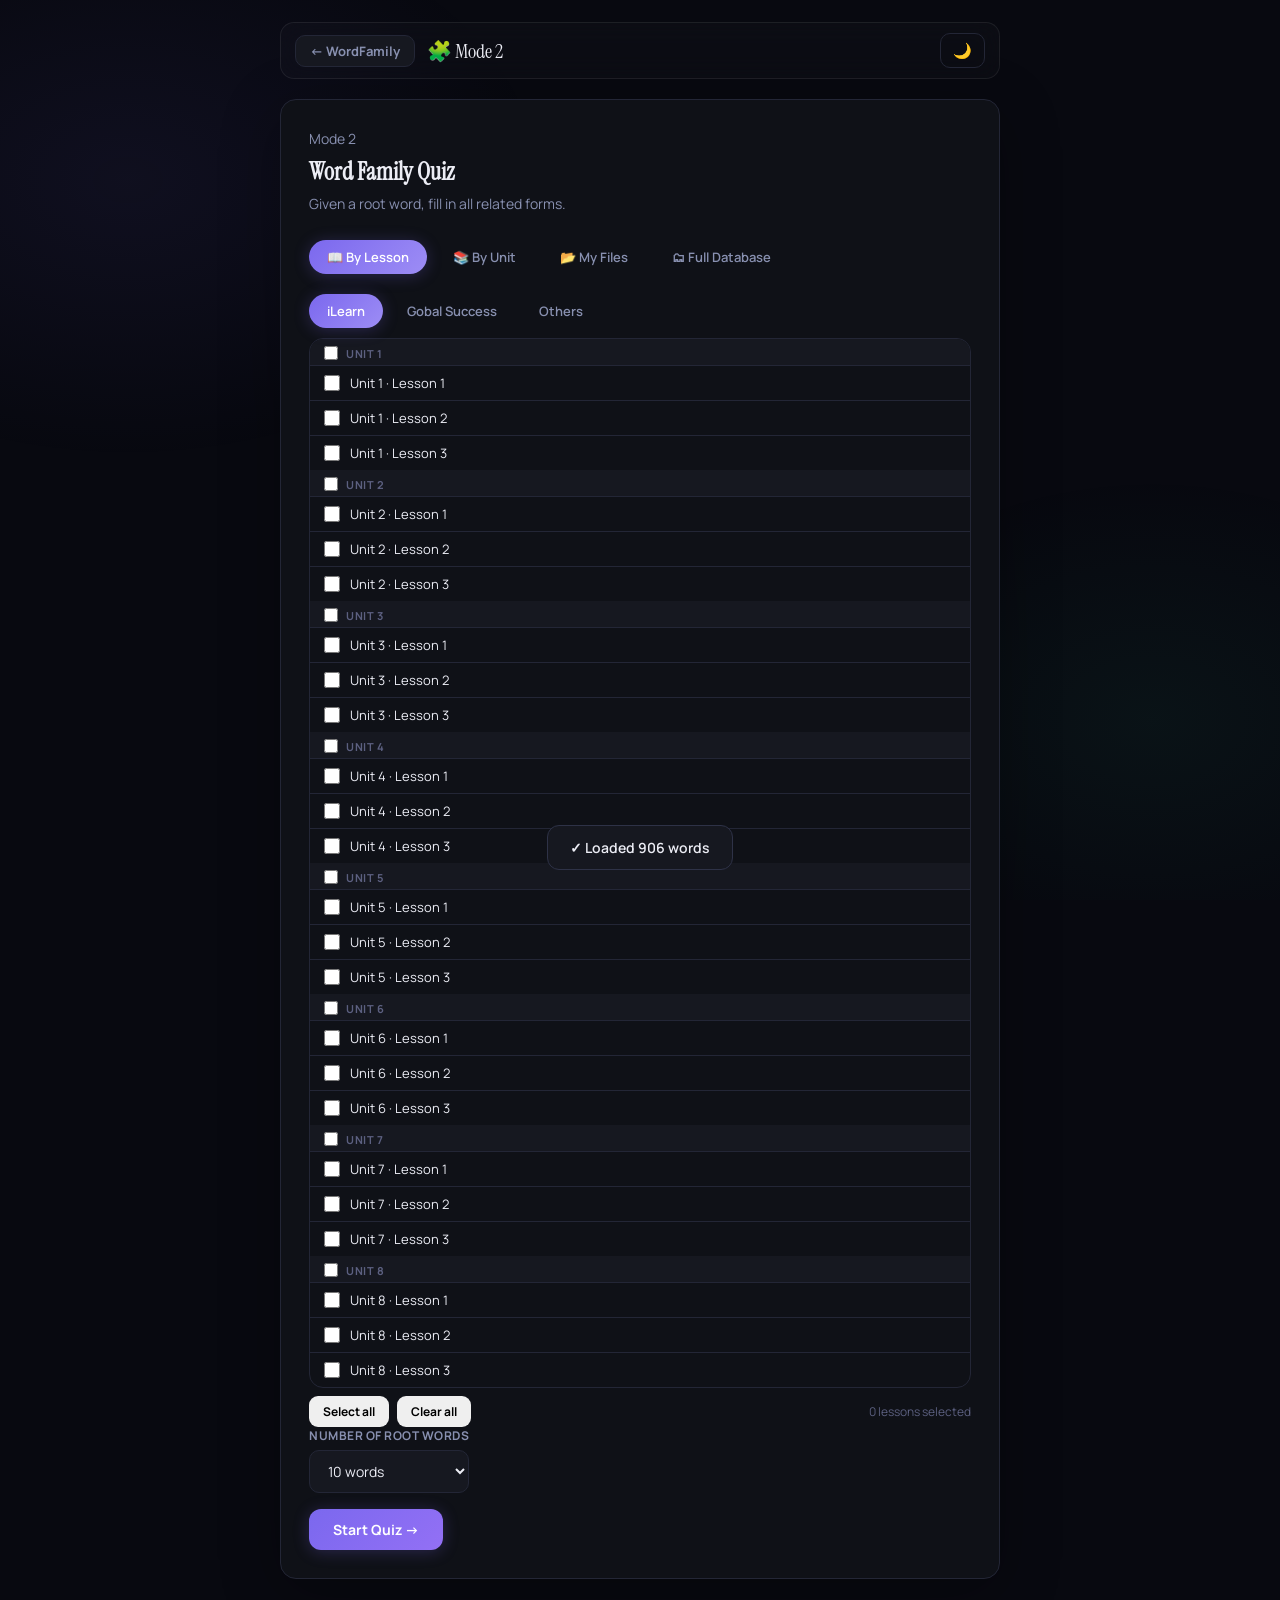
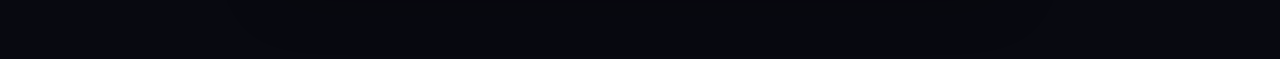
<file: wf mode/mode2.html>
<!DOCTYPE html>
<html lang="en">
<head>
<meta charset="UTF-8">
<meta name="viewport" content="width=device-width, initial-scale=1.0">
<title>Mode 2 – WordFamily</title>
<link rel="icon" type="image/png" href="image/wordfamily logo.png">
<link href="https://fonts.googleapis.com/css2?family=Instrument+Serif:ital@0;1&family=DM+Mono:wght@400;500&family=Manrope:wght@400;500;600;700&display=swap" rel="stylesheet">
  <link id="love-theme-css" rel="stylesheet" href="../theme/love.css" disabled>
<style>
  :root {
    --bg: #080910; --surface: #0f1117; --surface2: #161820; --surface3: #1c1f2a;
    --border: #232636; --border2: #2e3247;
    --accent: #7b68ee; --accent-glow: rgba(123,104,238,.25);
    --accent2: #f0b429; --accent3: #34d399;
    --text: #ecedf5; --muted: #5c6080; --muted2: #8890b0;
    --danger: #f06464; --success: #34d399;
    --radius: 16px; --radius-sm: 10px;
    --glass-border: rgba(255,255,255,.07);
  }
  [data-theme="light"] {
    --bg: #f5f7fb; --surface: #ffffff; --surface2: #f0f2f6; --surface3: #e8ebf2;
    --border: #dde1ec; --border2: #c8cfe0;
    --accent: #6655d9; --accent-glow: rgba(102,85,217,.2); --accent2: #d49c10;
    --text: #1a1f2e; --muted: #8590b0; --muted2: #6070a0; --danger: #d94444; --success: #22b57a;
    --glass-border: rgba(0,0,0,.08);
  }
  * { box-sizing: border-box; margin: 0; padding: 0; }
  html { overflow-x: hidden; }
  body { background: var(--bg); color: var(--text); font-family: 'Manrope', sans-serif; min-height: 100vh; }
  body::before {
    content: ''; position: fixed; inset: 0; z-index: 0; pointer-events: none;
    background: radial-gradient(ellipse 600px 400px at 10% 20%, rgba(123,104,238,.07) 0%, transparent 70%),
                radial-gradient(ellipse 500px 350px at 90% 80%, rgba(52,211,153,.05) 0%, transparent 70%);
  }
  .page { position: relative; z-index: 1; max-width: 760px; margin: 0 auto; padding: 22px 20px 80px; }

  .back-bar { display:flex;align-items:center;gap:12px;margin-bottom:20px;padding:10px 14px;background:rgba(255,255,255,.02);border:1px solid var(--glass-border);border-radius:14px;backdrop-filter:blur(14px); }
  .back-btn { display:inline-flex;align-items:center;gap:6px;font-size:13px;font-weight:700;color:var(--muted2);text-decoration:none;padding:6px 14px;border-radius:10px;background:var(--surface2);border:1px solid var(--border);transition:all .2s;font-family:'Manrope',sans-serif; }
  .back-btn:hover { color:var(--text);border-color:var(--accent); }
  .page-title { font-family:'Instrument Serif',serif;font-size:20px;color:var(--text);margin-right:auto; }
  .theme-btn { background:transparent;border:1px solid var(--border);color:var(--muted2);border-radius:10px;padding:6px 12px;cursor:pointer;font-size:15px;font-family:'Manrope',sans-serif;transition:all .2s; }
  .theme-btn:hover { border-color:var(--accent);color:var(--text); }

  .card { background:var(--surface);border:1px solid var(--border);border-radius:var(--radius);padding:28px;animation:fadeUp .35s cubic-bezier(.4,0,.2,1);box-shadow:0 14px 60px rgba(0,0,0,.30); }
  @keyframes fadeUp { from{opacity:0;transform:translateY(16px)} to{opacity:1;transform:translateY(0)} }
  .section-title { font-family:'Instrument Serif',serif;font-size:24px;margin-bottom:6px; }
  .section-sub { color:var(--muted2);font-size:14px;margin-bottom:24px;line-height:1.6; }

  .btn { display:inline-flex;align-items:center;justify-content:center;gap:7px;padding:11px 24px;border-radius:12px;font-size:14px;font-weight:700;cursor:pointer;border:none;transition:all .2s cubic-bezier(.4,0,.2,1);font-family:'Manrope',sans-serif;white-space:nowrap; }
  .btn:active { transform:scale(.97); }
  .btn-primary { background:linear-gradient(135deg,var(--accent) 0%,#9370f5 100%);color:#fff;box-shadow:0 2px 16px var(--accent-glow); }
  .btn-primary:hover { box-shadow:0 4px 24px rgba(123,104,238,.4);filter:brightness(1.1);transform:translateY(-1px); }
  .btn-secondary { background:var(--surface2);color:var(--text);border:1px solid var(--border2);box-shadow:0 1px 4px rgba(0,0,0,.2); }
  .btn-secondary:hover { border-color:var(--accent);background:var(--surface3);transform:translateY(-1px); }
  .btn-sm { padding:7px 14px;font-size:12px;border-radius:9px; }

  .nav-tabs { display:flex;gap:8px;margin-bottom:20px;flex-wrap:wrap; }
  .nav-btn { padding:8px 18px;border-radius:999px;font-size:13px;font-weight:600;cursor:pointer;border:none;background:transparent;color:var(--muted2);transition:all .2s;font-family:'Manrope',sans-serif;white-space:nowrap; }
  .nav-btn:hover { color:var(--text);background:var(--surface2); }
  .nav-btn.active { background:linear-gradient(135deg,var(--accent),#9d8df5);color:#fff;box-shadow:0 2px 16px var(--accent-glow); }

  .quiz-header { display:flex;align-items:center;justify-content:space-between;margin-bottom:22px;gap:10px; }
  .progress-wrap { flex:1;margin:0 10px; }
  .progress-bar { height:5px;background:var(--surface3);border-radius:999px;overflow:hidden; }
  .progress-fill { height:100%;background:linear-gradient(90deg,var(--accent),var(--accent2));border-radius:999px;transition:width .5s cubic-bezier(.4,0,.2,1); }
  .progress-label { font-size:11px;color:var(--muted);margin-top:5px;text-align:right;font-weight:600; }

  .timer-pill { display:inline-flex;align-items:center;gap:5px;background:var(--surface2);border:1px solid var(--border);border-radius:10px;padding:6px 12px;font-family:'DM Mono',monospace;font-size:13px;color:var(--text);flex-shrink:0; }
  .timer-pill.warning { border-color:var(--accent2);color:var(--accent2); }
  .timer-pill.danger  { border-color:var(--danger);color:var(--danger);animation:pulse .6s infinite; }
  @keyframes pulse { 0%,100%{opacity:1} 50%{opacity:.4} }

  .family-target { font-family:'Instrument Serif',serif;font-size:42px;text-align:center;margin-bottom:4px;letter-spacing:-1px; }
  .family-grid { display:grid;grid-template-columns:repeat(auto-fill,minmax(210px,1fr));gap:12px;margin:20px 0; }
  .family-slot { background:var(--surface2);border:1.5px dashed var(--border2);border-radius:var(--radius-sm);padding:14px 16px;transition:border-color .2s; }
  .family-slot label { font-size:10px;text-transform:uppercase;letter-spacing:.8px;color:var(--muted);display:block;margin-bottom:5px;font-weight:700; }
  .family-slot .slot-phonetic { font-family:'DM Mono',monospace;font-size:11px;color:var(--muted);margin-bottom:5px; }
  .family-slot input { width:100%;background:transparent;border:none;color:var(--text);font-family:'DM Mono',monospace;font-size:15px;outline:none; }
  .family-slot.correct { border-color:var(--success);background:rgba(52,211,153,.06);border-style:solid; }
  .family-slot.wrong   { border-color:var(--danger);background:rgba(240,100,100,.06);border-style:solid; }
  .family-slot.skipped { border-color:var(--accent2);background:rgba(240,180,41,.06);border-style:solid; }

  .feedback-box { border-radius:var(--radius-sm);padding:14px 18px;margin-bottom:16px;font-size:14px;display:none;animation:fadeUp .2s;line-height:1.6;font-weight:500; }
  .feedback-box.correct { background:rgba(52,211,153,.08);border:1px solid rgba(52,211,153,.25);color:var(--success); }
  .feedback-box.wrong   { background:rgba(240,100,100,.08);border:1px solid rgba(240,100,100,.2);color:var(--danger); }
  .action-row { display:flex;gap:10px;justify-content:center;flex-wrap:wrap; }

  .score-card { text-align:center;padding:40px 28px; }
  .score-big { font-family:'Instrument Serif',serif;font-size:80px;line-height:1;margin-bottom:8px; }
  .score-big span { background:linear-gradient(135deg,var(--accent),var(--accent2));-webkit-background-clip:text;-webkit-text-fill-color:transparent;background-clip:text; }
  .score-label { color:var(--muted2);font-size:16px;margin-bottom:32px; }
  .score-stats { display:flex;gap:12px;justify-content:center;flex-wrap:wrap;margin-bottom:32px; }
  .score-stat { background:var(--surface2);border:1px solid var(--border2);border-radius:14px;padding:16px 22px;min-width:90px; }
  .score-stat .val { font-size:24px;font-weight:700; }
  .score-stat .key { font-size:11px;color:var(--muted);margin-top:3px;text-transform:uppercase;letter-spacing:.5px; }

  .form-input { width:100%;background:var(--surface2);border:1.5px solid var(--border);border-radius:var(--radius-sm);padding:10px 14px;font-size:14px;color:var(--text);font-family:'Manrope',sans-serif;outline:none;transition:border-color .2s,box-shadow .2s;margin-bottom:0; }
  .form-input:focus { border-color:var(--accent);box-shadow:0 0 0 3px var(--accent-glow); }
  .form-group { margin-bottom:16px; }
  .form-group label { display:block;font-size:12px;font-weight:700;text-transform:uppercase;letter-spacing:.5px;color:var(--muted2);margin-bottom:6px; }

  .hidden { display:none !important; }
  .color-success { color:var(--success); }
  .color-danger  { color:var(--danger); }
  .hint-toggle-btn { background:none; border:1px solid var(--border); border-radius:6px; padding:1px 7px; font-size:11px; color:var(--muted); cursor:pointer; margin-left:6px; vertical-align:middle; }
  .hint-toggle-btn:hover { background:var(--surface2); color:var(--text); }
  @keyframes xpPop { 0%{opacity:0;transform:translateY(0) scale(.8)} 30%{opacity:1;transform:translateY(-28px) scale(1.2)} 80%{opacity:1;transform:translateY(-48px) scale(1)} 100%{opacity:0;transform:translateY(-60px) scale(.9)} }
  .xp-popup { position:fixed;font-size:18px;font-weight:800;color:var(--accent2);pointer-events:none;animation:xpPop .9s cubic-bezier(.4,0,.2,1) forwards;z-index:9999;font-family:'Manrope',sans-serif;text-shadow:0 0 16px rgba(240,180,41,.5); }
  .level-up-banner { position:fixed;top:80px;left:50%;transform:translateX(-50%) translateY(-80px);opacity:0;background:linear-gradient(135deg,var(--accent),var(--accent2));color:#fff;padding:12px 28px;border-radius:999px;font-weight:800;font-size:15px;z-index:9999;transition:transform .4s cubic-bezier(.4,0,.2,1),opacity .4s;box-shadow:0 8px 32px rgba(123,104,238,.4);white-space:nowrap;pointer-events:none; }
  .level-up-banner.show { transform:translateX(-50%) translateY(0);opacity:1; }
  #toast { position:fixed;bottom:30px;left:50%;transform:translateX(-50%);background:var(--surface2);border:1px solid var(--border2);border-radius:12px;padding:12px 22px;font-size:14px;font-weight:600;z-index:9999;opacity:0;transition:opacity .3s;pointer-events:none;white-space:nowrap; }
  #toast.show { opacity:1; }

  @media(max-width:680px) {
    .page { padding:8px 12px 80px; }
    .card { padding:14px;border-radius:14px; }
    .family-grid { grid-template-columns:1fr 1fr;gap:8px; }
    .family-target { font-size:26px; }
    .btn { padding:12px 16px;font-size:14px;min-height:44px; }
    .btn-sm { padding:10px 14px;font-size:13px;min-height:40px; }
    .score-big { font-size:60px; }
    .family-slot input { font-size:16px !important; }
    .quiz-header { flex-wrap:wrap;gap:8px; }
    .progress-wrap { order:3;flex:0 0 100%;margin:0; }
    .action-row { gap:8px;flex-wrap:wrap; }
    .action-row .btn { flex:1 1 auto;min-width:100px; }
  }
  /* ── Checkbox lesson picker ── */
  .lesson-picker-tabs { display:flex; gap:6px; flex-wrap:wrap; margin-bottom:10px; }
  .lesson-picker-body { border:1px solid var(--border); border-radius:14px; overflow:hidden; }
  .lesson-picker-tab-panel { display:none; }
  .lesson-picker-tab-panel.active { display:block; }
  .lesson-group-label { padding:7px 14px 4px; font-size:11px; font-weight:700; letter-spacing:.06em; color:var(--muted); text-transform:uppercase; background:var(--surface2); border-bottom:1px solid var(--border); display:flex; align-items:center; gap:8px; }
  .lesson-check-list { display:flex; flex-direction:column; }
  .lesson-check-item { display:flex; align-items:center; gap:10px; padding:8px 14px; border-bottom:1px solid var(--border); cursor:pointer; transition:background .15s; }
  .lesson-check-item:last-child { border-bottom:none; }
  .lesson-check-item:hover { background:var(--surface2); }
  .lesson-check-item input[type=checkbox] { width:16px; height:16px; accent-color:var(--accent); cursor:pointer; flex-shrink:0; }
  .lesson-check-item span { font-size:13px; color:var(--text); }
  .lesson-pick-actions { display:flex; gap:8px; margin-top:8px; flex-wrap:wrap; align-items:center; }
  .lesson-pick-count { font-size:12px; color:var(--muted); margin-left:auto; }
  /* Love theme petals */
  .love-petal { position:fixed; top:-40px; border-radius:150% 0 150% 0; pointer-events:none; z-index:0; opacity:0; animation:petalFall linear infinite; }
  @keyframes petalFall {
    0%   { transform:translateY(0) translateX(0) rotate(0deg) scale(1); opacity:0; }
    5%   { opacity:.85; }
    85%  { opacity:.65; }
    100% { transform:translateY(108vh) translateX(70px) rotate(520deg) scale(.5); opacity:0; }
  }
  .love-sparkle { position:fixed; pointer-events:none; z-index:9999; font-size:18px; }
</style>
</head>
<body>
<script>
  const _theme = localStorage.getItem('theme') || 'dark';
  document.documentElement.setAttribute('data-theme', _theme);
  if (_theme === 'love') {
    const _lc = document.getElementById('love-theme-css');
    if (_lc) _lc.disabled = false;
  }
</script>

<div class="page">
  <div class="back-bar">
    <a class="back-btn" href="../word_family.html">← WordFamily</a>
    <span class="page-title">🧩 Mode 2</span>
    <button class="theme-btn" id="theme-toggle" title="Toggle theme">🌙</button>
  </div>

  <!-- SETUP -->
  <div id="m2-setup" class="card">
    <p class="section-sub" style="margin-bottom:6px">Mode 2</p>
    <h2 class="section-title">Word Family Quiz</h2>
    <p class="section-sub">Given a root word, fill in all related forms.</p>

    <div class="nav-tabs">
      <button class="nav-btn active" id="m2-src-lesson-btn" onclick="switchM2Source('lesson')">📖 By Lesson</button>
      <button class="nav-btn" id="m2-src-unit-btn"   onclick="switchM2Source('unit')">📚 By Unit</button>
      <button class="nav-btn" id="m2-src-myfiles-btn" onclick="switchM2Source('myfiles')">📂 My Files</button>
      <button class="nav-btn" id="m2-src-db-btn"     onclick="switchM2Source('db')">🗂 Full Database</button>
    </div>

    <div id="m2-src-lesson">
      <div class="lesson-picker-tabs" id="m2-lesson-tab-btns"></div>
      <div class="lesson-picker-body" id="m2-lesson-picker-body"></div>
      <div class="lesson-pick-actions">
        <button class="btn btn-ghost btn-sm" onclick="m2LessonPickerSelectAll(true)">Select all</button>
        <button class="btn btn-ghost btn-sm" onclick="m2LessonPickerSelectAll(false)">Clear all</button>
        <span class="lesson-pick-count" id="m2-lesson-pick-count">0 selected</span>
      </div>
    </div>

    <div id="m2-src-unit" style="display:none">
      <div class="form-group">
        <label>Unit</label>
        <!-- Populated dynamically from mode1.html sources -->
        <select id="m2-unit-only" class="form-input" style="max-width:160px"></select>
      </div>
    </div>

    <div id="m2-src-db" style="display:none">
      <p style="color:var(--muted);font-size:14px;margin-bottom:14px;">Uses all words currently in your database.</p>
    </div>

    <div id="m2-src-myfiles" style="display:none">
      <div class="form-group">
        <label>Upload your own CSV file(s)</label>
        <div style="display:flex;gap:10px;align-items:center;flex-wrap:wrap;margin-bottom:10px;">
          <button class="btn btn-secondary btn-sm" onclick="document.getElementById('m2-myfiles-input').click()">📂 Choose Files…</button>
          <span id="m2-myfiles-label" style="font-size:13px;color:var(--muted);">No files selected</span>
        </div>
        <input type="file" id="m2-myfiles-input" accept=".csv" multiple class="hidden" onchange="handleM2MyFiles(event)">
      </div>
    </div>

    <div class="form-group">
      <label>Number of root words</label>
      <select id="m2-count" class="form-input" style="max-width:160px">
        <option value="5">5 words</option>
        <option value="10" selected>10 words</option>
        <option value="20">20 words</option>
        <option value="999">All</option>
      </select>
    </div>
    <button class="btn btn-primary" id="m2-start-btn" onclick="beginMode2()">Start Quiz →</button>
  </div>

  <!-- QUIZ -->
  <div id="m2-quiz" class="card hidden">
    <div class="quiz-header">
      <button class="btn btn-secondary btn-sm" onclick="exitQuiz()">← Exit</button>
      <div class="progress-wrap">
        <div class="progress-bar"><div class="progress-fill" id="m2-progress" style="width:0%"></div></div>
        <div class="progress-label" id="m2-prog-label">0 / 0</div>
      </div>
      <div class="timer-pill" id="m2-timer">⏱ 0:00</div>
    </div>
    <div class="text-center" style="text-align:center;margin-bottom:20px">
      <div class="family-target" id="m2-root">—</div>
      <div style="font-size:14px;color:var(--muted)">Fill in all word family forms you know</div>
    </div>
    <div class="family-grid" id="m2-slots"></div>
    <div class="feedback-box" id="m2-feedback" role="status" aria-live="polite"></div>
    <div class="action-row" style="margin-top:16px">
      <button class="btn btn-primary" id="m2-submit-btn" onclick="checkMode2()">Answer</button>
      <button class="btn btn-secondary hidden" id="m2-next-btn" onclick="nextMode2()">Next Word →</button>
      <button class="btn btn-secondary" id="m2-postpone-btn" onclick="postponeMode2()">Postpone</button>
    </div>
  </div>

  <!-- SCORE -->
  <div id="m2-score" class="card score-card hidden">
    <div style="font-size:36px;margin-bottom:8px">✨</div>
    <div class="score-big"><span id="m2-pct">0</span>%</div>
    <div class="score-label">Quiz Complete!</div>
    <div class="score-stats">
      <div class="score-stat"><div class="val color-success" id="m2-correct">0</div><div class="key">Correct</div></div>
      <div class="score-stat"><div class="val color-danger" id="m2-wrong-count">0</div><div class="key">Wrong</div></div>
      <div class="score-stat"><div class="val" id="m2-total-q">0</div><div class="key">Fields</div></div>
      <div class="score-stat"><div class="val" id="m2-time-stat" style="color:var(--accent2)">—</div><div class="key">Time</div></div>
    </div>
    <div class="action-row">
      <button class="btn btn-primary" onclick="beginMode2()">Try Again</button>
      <button class="btn btn-secondary" onclick="backToSetup()">← Setup</button>
    </div>
  </div>
</div>

<div id="toast" role="status" aria-live="polite"></div>
<div class="level-up-banner" id="level-up-banner">🎉 Level Up!</div>

<script>
const STORAGE_KEY='wf_db_v2', XP_KEY='wf_xp', XPperLevel=100;
let db=[], totalXP=parseInt(localStorage.getItem(XP_KEY)||'0');
let quizActive=false;

function loadDB(){try{const s=localStorage.getItem(STORAGE_KEY);if(s)db=JSON.parse(s);}catch(e){db=[];}}
function saveDB(){localStorage.setItem(STORAGE_KEY,JSON.stringify(db));}

function shuffle(arr){for(let i=arr.length-1;i>0;i--){const j=Math.floor(Math.random()*(i+1));[arr[i],arr[j]]=[arr[j],arr[i]];}return arr;}
function normalize(str){return str.toLowerCase().trim().replace(/[^\w\s]/g,'').replace(/\s+/g,' ');}
function escapeHtml(s){return String(s).replace(/&/g,'&amp;').replace(/</g,'&lt;').replace(/>/g,'&gt;').replace(/"/g,'&quot;');}
function normalizeType(raw){const t=(raw||'').trim().toLowerCase().replace(/[.\s]/g,'');if(['n','noun','nouns'].includes(t))return'n';if(['v','verb','verbs','vb'].includes(t))return'v';if(['adj','adjective','adjectives','a','a.'].includes(t))return'adj';if(['adv','adverb','adverbs'].includes(t))return'adv';if(['phrv','phrasalverb','phrasalverbs','pv'].includes(t))return'phr.v';return raw.trim().toLowerCase()||'n';}
function parseCSVLine(line){const result=[];let cur='',inQ=false;for(let i=0;i<line.length;i++){const ch=line[i];if(ch==='"'){if(inQ&&line[i+1]==='"'){cur+='"';i++;}else inQ=!inQ;}else if(ch===','&&!inQ){result.push(cur.trim());cur='';}else cur+=ch;}result.push(cur.trim());return result;}
function parseCSVToWords(text){const lines=text.split(/\r?\n/).filter(l=>l.trim());if(lines.length<2)return[];const header=parseCSVLine(lines[0]).map(h=>h.toLowerCase().replace(/\s+/g,'_'));const ci={root:header.findIndex(h=>h==='root'||h==='root_word'||h.includes('root')),word:header.indexOf('word'),phonetic:header.indexOf('phonetic'),type:header.indexOf('type'),meaning:header.findIndex(h=>h.includes('mean')||h.includes('viet'))};if(ci.root===-1)return[];const groups={};for(let i=1;i<lines.length;i++){const cols=parseCSVLine(lines[i]);const root=(ci.root!==-1?cols[ci.root]:'').trim().toUpperCase();if(!root)continue;if(!groups[root])groups[root]={entries:[],meanings:new Set()};const word=(ci.word!==-1?cols[ci.word]:'').trim();const phonetic=(ci.phonetic!==-1?cols[ci.phonetic]:'').trim();const type=(ci.type!==-1?(cols[ci.type]||'').trim().toLowerCase():'n');const meaning=(ci.meaning!==-1?cols[ci.meaning]:'').trim();if(word)groups[root].entries.push({word,phonetic,type:normalizeType(type),meaning:meaning||''});if(meaning)groups[root].meanings.add(meaning);}return Object.entries(groups).map(([root,data],i)=>({id:-(i+1),root,entries:data.entries,meanings:[...data.meanings],mistakeCount:0}));}

let toastTimer;
function showToast(msg){const t=document.getElementById('toast');t.textContent=msg;t.classList.add('show');clearTimeout(toastTimer);toastTimer=setTimeout(()=>t.classList.remove('show'),2800);}

let timerInterval=null,timerSeconds=0,timerEl=null;
function toggleHint(btn){const slot=btn.closest('.family-slot');const ph=slot.querySelector('.slot-phonetic');if(!ph)return;if(ph.style.display==='none'){ph.style.display='block';btn.textContent='🙈 Hide';}else{ph.style.display='none';btn.textContent='💡 Hint';}}
function startTimer(elId){stopTimer();timerSeconds=0;timerEl=document.getElementById(elId);updateTimerDisplay();timerInterval=setInterval(()=>{timerSeconds++;updateTimerDisplay();},1000);}
function stopTimer(){if(timerInterval){clearInterval(timerInterval);timerInterval=null;}}
function updateTimerDisplay(){if(!timerEl)return;const m=Math.floor(timerSeconds/60),s=timerSeconds%60;timerEl.textContent='⏱ '+m+':'+(s<10?'0':'')+s;timerEl.className='timer-pill';}
function formatTime(sec){const m=Math.floor(sec/60),s=sec%60;return m>0?m+'m '+s+'s':s+'s';}

function getCurrentLevel(xp){return Math.floor(xp/XPperLevel)+1;}
function addXP(amount,sourceEl){const oldLevel=getCurrentLevel(totalXP);totalXP+=amount;localStorage.setItem(XP_KEY,totalXP);const newLevel=getCurrentLevel(totalXP);if(sourceEl){const rect=sourceEl.getBoundingClientRect();const pop=document.createElement('div');pop.className='xp-popup';pop.textContent='+'+amount+' XP';let left=rect.left+rect.width/2-30;left=Math.min(window.innerWidth-60,Math.max(10,left));pop.style.left=left+'px';pop.style.top=(rect.top+window.scrollY-10)+'px';document.body.appendChild(pop);setTimeout(()=>pop.remove(),950);}if(newLevel>oldLevel){const banner=document.getElementById('level-up-banner');banner.textContent='🎉 Level Up! You\'re now Level '+newLevel;banner.classList.add('show');setTimeout(()=>banner.classList.remove('show'),3500);playSound('levelup');}}

let audioCtx=null;
function getAudioCtx(){if(!audioCtx)audioCtx=new(window.AudioContext||window.webkitAudioContext)();return audioCtx;}
let soundMuted=localStorage.getItem('soundMuted')==='true';
function playSound(type){if(soundMuted)return;try{const ctx=getAudioCtx(),o=ctx.createOscillator(),g=ctx.createGain();o.connect(g);g.connect(ctx.destination);if(type==='correct'){o.frequency.setValueAtTime(523,ctx.currentTime);o.frequency.setValueAtTime(659,ctx.currentTime+0.07);g.gain.setValueAtTime(0.15,ctx.currentTime);g.gain.exponentialRampToValueAtTime(0.001,ctx.currentTime+0.3);o.start();o.stop(ctx.currentTime+0.3);}else if(type==='wrong'){o.type='sawtooth';o.frequency.setValueAtTime(200,ctx.currentTime);o.frequency.setValueAtTime(150,ctx.currentTime+0.05);g.gain.setValueAtTime(0.12,ctx.currentTime);g.gain.exponentialRampToValueAtTime(0.001,ctx.currentTime+0.25);o.start();o.stop(ctx.currentTime+0.25);}else if(type==='levelup'){[523,659,784,1047].forEach((freq,i)=>{const oo=ctx.createOscillator(),gg=ctx.createGain();oo.connect(gg);gg.connect(ctx.destination);oo.frequency.value=freq;gg.gain.setValueAtTime(0.15,ctx.currentTime+i*0.1);gg.gain.exponentialRampToValueAtTime(0.001,ctx.currentTime+i*0.1+0.2);oo.start(ctx.currentTime+i*0.1);oo.stop(ctx.currentTime+i*0.1+0.2);});}}catch(e){}}

function recordMistake(quizWord){quizWord.mistakeCount=(quizWord.mistakeCount||0)+1;const dbWord=db.find(w=>w.root===quizWord.root);if(dbWord){dbWord.mistakeCount=(dbWord.mistakeCount||0)+1;saveDB();}}

// ══════════════════════════════════════════
// SOURCES  —  checkbox picker, reads from mode1.html
// ══════════════════════════════════════════
let _m2Sources = null;
async function getM2Sources() {
  if (_m2Sources) return _m2Sources;
  try {
    const res = await fetch('mode1.html');
    if (!res.ok) throw new Error('not found');
    const html = await res.text();
    const doc = new DOMParser().parseFromString(html, 'text/html');
    const entries = [];
    doc.querySelectorAll('#lesson-data-source select[data-tab]').forEach(sel => {
      const tab = sel.getAttribute('data-tab') || '';
      sel.querySelectorAll('optgroup').forEach((og, ui) => {
        const group = og.getAttribute('label') || '';
        og.querySelectorAll('option[data-file]').forEach((opt, li) => {
          entries.push({ file: opt.getAttribute('data-file'), label: opt.textContent.trim(), tab, group, unitIdx: ui + 1, lessonIdx: li + 1 });
        });
      });
    });
    _m2Sources = entries;
  } catch(e) { _m2Sources = []; }
  return _m2Sources;
}

let _m2PickerActiveTab = null;

async function initM2LessonPicker() {
  const sources = await getM2Sources();
  const tabs = [...new Set(sources.map(e => e.tab))];
  if (!tabs.length) return;
  _m2PickerActiveTab = tabs[0];

  const btnWrap = document.getElementById('m2-lesson-tab-btns');
  if (btnWrap) {
    btnWrap.innerHTML = '';
    tabs.forEach((tab, i) => {
      const btn = document.createElement('button');
      btn.className = 'nav-btn' + (i === 0 ? ' active' : '');
      btn.textContent = tab;
      btn.onclick = () => switchM2PickerTab(tab);
      btnWrap.appendChild(btn);
    });
  }
  renderM2PickerBody(sources);
  updateM2PickerCount();

  // Also populate By Unit select
  const unitSel = document.getElementById('m2-unit-only');
  if (unitSel) {
    unitSel.innerHTML = '';
    const tabSources = sources.filter(e => e.tab === _m2PickerActiveTab);
    const seen = new Set();
    tabSources.forEach(e => {
      if (seen.has(e.unitIdx)) return;
      seen.add(e.unitIdx);
      const opt = document.createElement('option');
      opt.value = String(e.unitIdx);
      opt.textContent = e.group.replace(/^[─\s]+|[─\s]+$/g, '').trim() || ('Unit ' + e.unitIdx);
      unitSel.appendChild(opt);
    });
  }
}

function renderM2PickerBody(sources) {
  const body = document.getElementById('m2-lesson-picker-body');
  if (!body) return;
  body.innerHTML = '';
  const tabs = [...new Set(sources.map(e => e.tab))];
  tabs.forEach(tab => {
    const panel = document.createElement('div');
    panel.className = 'lesson-picker-tab-panel' + (tab === _m2PickerActiveTab ? ' active' : '');
    panel.setAttribute('data-picker-tab', tab);
    const tabSources = sources.filter(e => e.tab === tab);
    const groups = [...new Set(tabSources.map(e => e.group))];
    groups.forEach((group, gIdx) => {
      if (group) {
        const gl = document.createElement('div');
        gl.className = 'lesson-group-label';
        const glCheck = document.createElement('input');
        glCheck.type = 'checkbox';
        glCheck.style.cssText = 'width:14px;height:14px;accent-color:var(--accent);cursor:pointer;flex-shrink:0';
        glCheck.title = 'Select all in this group';
        glCheck.addEventListener('change', () => {
          panel.querySelectorAll(`.lesson-check-item[data-gid="${gIdx}"] input`).forEach(cb => cb.checked = glCheck.checked);
          updateM2PickerCount();
        });
        gl.appendChild(glCheck);
        const glText = document.createElement('span');
        glText.textContent = group.replace(/^[─\s]+|[─\s]+$/g, '').trim();
        gl.appendChild(glText);
        panel.appendChild(gl);
      }
      const list = document.createElement('div');
      list.className = 'lesson-check-list';
      tabSources.filter(e => e.group === group).forEach(entry => {
        const item = document.createElement('label');
        item.className = 'lesson-check-item';
        item.setAttribute('data-group', group);
        item.setAttribute('data-gid', gIdx);
        const cb = document.createElement('input');
        cb.type = 'checkbox';
        cb.value = entry.file;
        cb.addEventListener('change', updateM2PickerCount);
        const lbl = document.createElement('span');
        lbl.textContent = entry.label;
        item.appendChild(cb);
        item.appendChild(lbl);
        list.appendChild(item);
      });
      panel.appendChild(list);
    });
    body.appendChild(panel);
  });
}

function switchM2PickerTab(tab) {
  _m2PickerActiveTab = tab;
  document.querySelectorAll('#m2-lesson-picker-body .lesson-picker-tab-panel').forEach(p => {
    p.classList.toggle('active', p.getAttribute('data-picker-tab') === tab);
  });
  document.querySelectorAll('#m2-lesson-tab-btns .nav-btn').forEach(b => {
    b.classList.toggle('active', b.textContent === tab);
  });
}

function getM2CheckedFiles() {
  return [...document.querySelectorAll('#m2-lesson-picker-body input[type=checkbox]:checked')].map(cb => cb.value).filter(Boolean);
}

function updateM2PickerCount() {
  const n = getM2CheckedFiles().length;
  const el = document.getElementById('m2-lesson-pick-count');
  if (el) el.textContent = n + ' lesson' + (n !== 1 ? 's' : '') + ' selected';
}

function m2LessonPickerSelectAll(checked) {
  const activePanel = document.querySelector('#m2-lesson-picker-body .lesson-picker-tab-panel.active');
  if (!activePanel) return;
  activePanel.querySelectorAll('input[type=checkbox]').forEach(cb => cb.checked = checked);
  updateM2PickerCount();
}

/** Kept for By Unit tab — not used by lesson picker */
async function populateM2Selects() { await initM2LessonPicker(); }
async function populateM2LessonSelect() {}

async function loadCSVFromPath(path) {
  try { const res=await fetch(encodeURI(path)); if(!res.ok)return[]; return parseCSVToWords(await res.text()); } catch(e){return[];}
}

function mergeWordArrays(words) {
  const merged={};
  words.forEach(w=>{
    if(!merged[w.root]){merged[w.root]={...w,entries:[...w.entries],meanings:[...w.meanings]};}
    else{w.entries.forEach(e=>{if(!merged[w.root].entries.some(ex=>ex.word===e.word))merged[w.root].entries.push(e);});w.meanings.forEach(m=>{if(!merged[w.root].meanings.includes(m))merged[w.root].meanings.push(m);});}
  });
  return Object.values(merged);
}

async function loadLessonCSV(unit, lesson) {
  const sources = await getM2Sources();
  const entry = sources.find(e => e.tab === (_m2PickerActiveTab||'') && e.unitIdx === unit && e.lessonIdx === lesson);
  if (!entry) return [];
  return loadCSVFromPath(entry.file);
}

async function loadUnitCSV(unit){
  const sources = await getM2Sources();
  const lessonFiles = sources.filter(e=>e.tab===(_m2PickerActiveTab||'')&&e.unitIdx===unit).map(e=>e.file);
  const results=await Promise.all(lessonFiles.map(f=>loadCSVFromPath(f)));
  return mergeWordArrays(results.flat());
}

let m2Source='lesson', m2MyFilesWords=[], m2JustChecked=false;
async function handleM2MyFiles(event){const files=event.target.files;if(!files.length)return;const label=document.getElementById('m2-myfiles-label');label.textContent='Loading…';const merged={};for(const file of files){try{const words=parseCSVToWords(await file.text());words.forEach(w=>{if(!merged[w.root]){merged[w.root]={...w,entries:[...w.entries],meanings:[...w.meanings]};}else{w.entries.forEach(e=>{if(!merged[w.root].entries.some(ex=>ex.word===e.word))merged[w.root].entries.push(e);});w.meanings.forEach(m=>{if(!merged[w.root].meanings.includes(m))merged[w.root].meanings.push(m);});}});}catch(e){}}m2MyFilesWords=Object.values(merged);label.textContent=files.length+' file(s) — '+m2MyFilesWords.length+' root word(s) loaded';if(!m2MyFilesWords.length)showToast('⚠️ No valid words found.');else showToast('✓ Loaded '+m2MyFilesWords.length+' root word(s)');}

function switchM2Source(src){m2Source=src;['lesson','unit','myfiles','db'].forEach(s=>{document.getElementById('m2-src-'+s).style.display=s===src?'':'none';document.getElementById('m2-src-'+s+'-btn').classList.toggle('active',s===src);});}

const ALL_PANELS=['m2-setup','m2-quiz','m2-score'];
function showPanel(id){ALL_PANELS.forEach(p=>document.getElementById(p).classList.toggle('hidden',p!==id));}
function backToSetup(){quizActive=false;stopTimer();showPanel('m2-setup');}
function exitQuiz(){if(quizActive&&!confirm('Exit quiz? Progress will be lost.'))return;quizActive=false;stopTimer();showPanel('m2-setup');}

let m2Queue=[],m2Idx=0,m2TotalCorrect=0,m2TotalWrong=0,m2TotalFields=0,m2CurrentWordChecked=false;

function showLoadingBtn(btnId,loading){const btn=document.getElementById(btnId);if(!btn)return;btn.disabled=loading;btn.textContent=loading?'Loading…':'Start Quiz →';}

async function beginMode2(){
  showLoadingBtn('m2-start-btn',true);
  let words=[];
  try{
    if(m2Source==='lesson'){
      const files=getM2CheckedFiles();
      if(!files.length){showToast('⚠️ Please select at least one lesson.');return;}
      const results=await Promise.all(files.map(f=>loadCSVFromPath(f)));
      words=mergeWordArrays(results.flat());
      if(!words.length){showToast('⚠️ No words found. Check CSV file paths.');return;}
    }else if(m2Source==='unit'){
      const unit=parseInt(document.getElementById('m2-unit-only').value);
      words=await loadUnitCSV(unit);
      if(!words.length){showToast('⚠️ No words found for that unit.');return;}
    }else if(m2Source==='myfiles'){
      if(!m2MyFilesWords.length){showToast('⚠️ Please upload at least one CSV file first.');return;}
      words=m2MyFilesWords;
    }else{
      if(!db.length){showToast('⚠️ Database is empty!');return;}
      words=db;
    }
    const pool=words.filter(w=>w.entries.length>=2);
    if(!pool.length){showToast('⚠️ No words with 2+ entries found!');return;}
    const n=parseInt(document.getElementById('m2-count').value);
    shuffle(pool);
    m2Queue=pool.slice(0,Math.min(n,pool.length));
    m2Idx=0;m2TotalCorrect=0;m2TotalWrong=0;m2TotalFields=0;m2CurrentWordChecked=false;
    quizActive=true;
    showPanel('m2-quiz');startTimer('m2-timer');renderMode2();
  }finally{showLoadingBtn('m2-start-btn',false);}
}

function renderMode2(){
  if(m2Idx>=m2Queue.length){finishMode2();return;}
  const word=m2Queue[m2Idx];
  const pct=((m2Idx+1)/m2Queue.length)*100;
  document.getElementById('m2-progress').style.width=pct+'%';
  document.getElementById('m2-prog-label').textContent=(m2Idx+1)+' / '+m2Queue.length;
  document.getElementById('m2-root').textContent=word.root;
  document.getElementById('m2-feedback').style.display='none';
  document.getElementById('m2-submit-btn').classList.remove('hidden');
  document.getElementById('m2-next-btn').classList.add('hidden');
  document.getElementById('m2-postpone-btn').classList.remove('hidden');
  const typeLabels={n:'Noun',v:'Verb',adj:'Adjective',adv:'Adverb','phr.v':'Phrasal Verb'};
  const grid=document.getElementById('m2-slots');
  grid.innerHTML='';
  word.entries.forEach((entry,i)=>{
    const slot=document.createElement('div');
    slot.className='family-slot';
    slot.dataset.answer=entry.word;slot.dataset.idx=i;
    const label=typeLabels[entry.type]||entry.type;
    slot.innerHTML='<label>'+label+(entry.phonetic?'<button type="button" class="hint-toggle-btn" onclick="toggleHint(this)">💡 Hint</button>':'')+'</label>'+
      (entry.phonetic?'<div class="slot-phonetic" style="display:none">'+escapeHtml(entry.phonetic)+'</div>':'')+
      '<input type="text" autocomplete="off" autocorrect="off" spellcheck="false" placeholder="type here…" onkeydown="if(event.key===\'Enter\')document.getElementById(\'m2-submit-btn\').click()">';
    grid.appendChild(slot);
  });
  m2CurrentWordChecked=false;
}

function checkMode2(){
  const slots=document.querySelectorAll('.family-slot');
  let totalCorrect=0,totalWrong=0;
  slots.forEach(slot=>{
    const input=slot.querySelector('input');
    const userVal=normalize(input.value);
    const correctRaw=slot.dataset.answer;
    const variants=correctRaw.split('/').map(v=>normalize(v.trim())).filter(Boolean);
    input.disabled=true;
    if(!userVal){slot.classList.add('skipped');input.value='→ '+correctRaw;totalWrong++;}
    else if(variants.includes(userVal)){slot.classList.add('correct');totalCorrect++;}
    else{slot.classList.add('wrong');input.value=input.value+' → '+correctRaw;totalWrong++;}
  });
  if(totalWrong>0){recordMistake(m2Queue[m2Idx]);playSound('wrong');}
  else{playSound('correct');addXP(10*totalCorrect,document.getElementById('m2-submit-btn'));}
  if(!m2CurrentWordChecked){m2TotalCorrect+=totalCorrect;m2TotalWrong+=totalWrong;m2TotalFields+=slots.length;m2CurrentWordChecked=true;}
  const fb=document.getElementById('m2-feedback');fb.style.display='block';
  if(totalWrong===0){fb.className='feedback-box correct';fb.textContent='✓ Perfect! '+totalCorrect+'/'+slots.length+' correct';}
  else{fb.className='feedback-box wrong';fb.textContent=totalCorrect+'/'+slots.length+' correct. Review the highlighted fields.';}
  document.getElementById('m2-submit-btn').classList.add('hidden');
  document.getElementById('m2-next-btn').classList.remove('hidden');
  document.getElementById('m2-postpone-btn').classList.add('hidden');
  m2JustChecked=true;setTimeout(()=>{m2JustChecked=false;},50);
}

function postponeMode2() {
  if(m2CurrentWordChecked) return;
  const q=m2Queue.splice(m2Idx,1)[0];
  m2Queue.push(q);
  renderMode2();
  showToast('⏭ Moved to end of queue');
}

function nextMode2(){m2Idx++;m2CurrentWordChecked=false;renderMode2();}

function finishMode2(){
  quizActive=false;stopTimer();
  const pct=m2TotalFields?Math.round((m2TotalCorrect/m2TotalFields)*100):0;
  document.getElementById('m2-pct').textContent=pct;
  document.getElementById('m2-correct').textContent=m2TotalCorrect;
  document.getElementById('m2-wrong-count').textContent=m2TotalWrong;
  document.getElementById('m2-total-q').textContent=m2TotalFields;
  document.getElementById('m2-time-stat').textContent=formatTime(timerSeconds);
  showPanel('m2-score');saveDB();
}

document.addEventListener('keydown',(e)=>{
  if(e.key!=='Enter')return;
  const tag=document.activeElement&&document.activeElement.tagName;
  const isEnabled=document.activeElement&&!document.activeElement.disabled;
  if(isEnabled&&(tag==='TEXTAREA'||tag==='SELECT'||tag==='INPUT'))return;
  if(m2JustChecked){e.preventDefault();return;}
  const m2Next=document.getElementById('m2-next-btn');
  if(m2Next&&!m2Next.classList.contains('hidden')){e.preventDefault();nextMode2();}
});

// ══════════════════════════════════════════
// THEME  (dark → light → love💗 secret)
// ══════════════════════════════════════════

let _petalInterval = null;

function spawnPetal() {
  const petal = document.createElement('div');
  petal.className = 'love-petal';
  const size   = 8 + Math.random() * 14;
  const colors = ['#f9a8d4','#f472b6','#fbcfe8','#fda4af','#fce7f3','#f9c0d8'];
  const color  = colors[Math.floor(Math.random() * colors.length)];
  const dur    = 6 + Math.random() * 8;
  const delay  = Math.random() * 4;
  petal.style.cssText = `width:${size}px;height:${size*.7}px;left:${Math.random()*100}vw;background:${color};animation-duration:${dur}s;animation-delay:${delay}s;box-shadow:inset 0 1px 2px rgba(255,255,255,.5);opacity:0;`;
  document.body.appendChild(petal);
  setTimeout(() => petal.remove(), (dur + delay + .5) * 1000);
}

function startPetals() {
  stopPetals();
  for (let i = 0; i < 18; i++) setTimeout(spawnPetal, i * 130);
  _petalInterval = setInterval(() => { if (Math.random() > .35) spawnPetal(); }, 700);
}

function stopPetals() {
  if (_petalInterval) { clearInterval(_petalInterval); _petalInterval = null; }
  document.querySelectorAll('.love-petal').forEach(p => p.remove());
}

function onSparkleClick(e) {
  const emojis = ['💗','💕','🌸','✨','💖','🌷','💝','⭐','🩷','🌺'];
  const count  = 4 + Math.floor(Math.random() * 4);
  for (let i = 0; i < count; i++) {
    const s = document.createElement('span');
    s.className = 'love-sparkle';
    s.textContent = emojis[Math.floor(Math.random() * emojis.length)];
    s.style.cssText = `left:${e.clientX-10}px;top:${e.clientY-10}px;position:fixed;pointer-events:none;z-index:9999;font-size:18px;`;
    const angle = (Math.PI * 2 / count) * i + Math.random() * .5;
    const dist  = 30 + Math.random() * 45;
    document.body.appendChild(s);
    s.animate([
      { transform: 'translate(0,0) scale(0)', opacity: 1 },
      { transform: `translate(${Math.cos(angle)*dist}px,${Math.sin(angle)*dist}px) scale(1.3)`, opacity: 1, offset: .5 },
      { transform: `translate(${Math.cos(angle)*dist*1.7}px,${Math.sin(angle)*dist*1.7}px) scale(0)`, opacity: 0 }
    ], { duration: 600 + Math.random() * 250, easing: 'ease-out', fill: 'forwards' });
    setTimeout(() => s.remove(), 900);
  }
}

function enableSparkles()  { document.addEventListener('click', onSparkleClick); }
function disableSparkles() { document.removeEventListener('click', onSparkleClick); }

function applyTheme(theme) {
  document.documentElement.setAttribute('data-theme', theme);
  const css = document.getElementById('love-theme-css');
  if (css) css.disabled = (theme !== 'love');
  const btn = document.getElementById('theme-toggle');
  if (btn) btn.textContent = theme === 'light' ? '☀️' : theme === 'love' ? '💗' : '🌙';
  localStorage.setItem('theme', theme);
  if (theme === 'love') { startPetals(); enableSparkles(); }
  else                  { stopPetals();  disableSparkles(); }
}

let _themeClickTimes = [];
document.getElementById('theme-toggle').addEventListener('click', () => {
  const now = Date.now();
  _themeClickTimes = _themeClickTimes.filter(t => now - t < 1500);
  _themeClickTimes.push(now);
  if (_themeClickTimes.length >= 5) {
    _themeClickTimes = [];
    if ((document.documentElement.getAttribute('data-theme')||'dark') !== 'love') {
      applyTheme('love'); showToast('💗 Love theme unlocked!'); return;
    }
  }
  if (_themeClickTimes.length < 5) {
    const cur = document.documentElement.getAttribute('data-theme') || 'dark';
    if (cur === 'love') return;
    applyTheme(cur === 'dark' ? 'light' : 'dark');
  }
});

(function initTheme() {
  const saved = localStorage.getItem('theme') || 'dark';
  applyTheme(saved);
})();
loadDB();
populateM2Selects();
if(!db.length) showToast('⚠️ Database empty — open WordFamily main page first.');
else showToast('✓ Loaded '+db.length+' words');
</script>
</body>
</html>
</file>
<file: theme/love.css>
/* ═══════════════════════════════════════════════════════
   WordFamily · Love Theme 💗
   "A love letter in every word."
   Unlock: click the theme button 5 times quickly
   ═══════════════════════════════════════════════════════ */

@import url('https://fonts.googleapis.com/css2?family=Playfair+Display:ital,wght@0,500;0,700;1,500&family=Nunito:wght@400;600;700;800;900&display=swap');

/* ══════════════════════════════════════════
   VARIABLES
══════════════════════════════════════════ */
[data-theme="love"] {
  --bg:           #fff0f6;
  --surface:      #fff5f9;
  --surface2:     #ffe8f2;
  --surface3:     #fdd5e8;
  --border:       #f8bdd8;
  --border2:      #f093c0;

  --accent:       #e8357a;
  --accent-glow:  rgba(232, 53, 122, .30);
  --accent2:      #ff7eb3;
  --accent3:      #b5179e;

  --text:         #2d0a1e;
  --muted:        #b06080;
  --muted2:       #8a3f64;
  --danger:       #c92050;
  --success:      #c0399a;

  --glass:        rgba(255, 192, 220, .20);
  --glass-border: rgba(248, 130, 185, .35);

  --radius:       20px;
  --radius-sm:    14px;

  --love-rose:    #e8357a;
  --love-blush:   #f9c0d8;
  --love-petal:   #fde8f2;
  --love-deep:    #8b1a4a;
  --love-gold:    #f5a623;
}

/* ══════════════════════════════════════════
   BODY & BACKGROUND
══════════════════════════════════════════ */
[data-theme="love"] body {
  font-family: 'Nunito', sans-serif;
  background: #fff0f6;
  min-height: 100vh;
  overflow-x: hidden;
  position: relative;
}

[data-theme="love"] body::before {
  content: '';
  position: fixed;
  inset: 0;
  pointer-events: none;
  z-index: 0;
  background:
    radial-gradient(ellipse 80% 60% at 15% 0%,   rgba(255,182,212,.55) 0%, transparent 60%),
    radial-gradient(ellipse 60% 50% at 85% 5%,   rgba(255,150,200,.40) 0%, transparent 55%),
    radial-gradient(ellipse 70% 55% at 50% 100%,  rgba(248,130,185,.35) 0%, transparent 60%),
    radial-gradient(ellipse 90% 40% at 0%  60%,   rgba(255,220,235,.30) 0%, transparent 55%),
    linear-gradient(160deg, #fff0f6 0%, #fce4ef 35%, #fdf0f7 65%, #fce8f3 100%);
}

/* ══════════════════════════════════════════
   PETAL ANIMATIONS
══════════════════════════════════════════ */
[data-theme="love"] .love-petal {
  position: fixed;
  top: -40px;
  border-radius: 150% 0 150% 0;
  opacity: 0;
  pointer-events: none;
  z-index: 0;
  animation: petalFall linear infinite;
}

@keyframes petalFall {
  0%   { transform: translateY(0)     translateX(0)    rotate(0deg)   scale(1);   opacity: 0; }
  5%   { opacity: .85; }
  85%  { opacity: .65; }
  100% { transform: translateY(108vh) translateX(70px) rotate(520deg) scale(.5); opacity: 0; }
}

[data-theme="love"] .love-sparkle {
  position: fixed;
  pointer-events: none;
  z-index: 1000;
  animation: sparklePop ease-out forwards;
  font-size: 16px;
}
@keyframes sparklePop {
  0%   { transform: scale(0) rotate(0deg);    opacity: 1; }
  55%  { transform: scale(1.5) rotate(20deg); opacity: 1; }
  100% { transform: scale(0) rotate(45deg);   opacity: 0; }
}

/* ══════════════════════════════════════════
   TYPOGRAPHY
══════════════════════════════════════════ */
[data-theme="love"] .section-title,
[data-theme="love"] .score-label,
[data-theme="love"] .question-text {
  font-family: 'Playfair Display', 'Instrument Serif', serif;
}

[data-theme="love"] .logo {
  font-family: 'Playfair Display', serif !important;
  font-style: italic;
}

[data-theme="love"] .logo span {
  background: linear-gradient(135deg, #e8357a 0%, #f472b6 50%, #b5179e 100%) !important;
  -webkit-background-clip: text !important;
  -webkit-text-fill-color: transparent !important;
  background-clip: text !important;
}

[data-theme="love"] .section-title {
  font-style: italic;
  background: linear-gradient(135deg, #e8357a, #b5179e);
  -webkit-background-clip: text;
  -webkit-text-fill-color: transparent;
  background-clip: text;
}

/* ══════════════════════════════════════════
   CARD
══════════════════════════════════════════ */
[data-theme="love"] .card {
  background: rgba(255, 248, 252, .90);
  border: 1.5px solid var(--border);
  border-radius: 24px;
  box-shadow:
    0 8px 40px rgba(232, 53, 122, .12),
    0 2px 12px rgba(232, 53, 122, .07),
    inset 0 1px 0 rgba(255,255,255,.8);
  backdrop-filter: blur(24px);
  -webkit-backdrop-filter: blur(24px);
  position: relative;
  z-index: 1;
  animation: loveEnter .45s cubic-bezier(.4,0,.2,1) both;
}

/* Shimmer top accent line */
[data-theme="love"] .card::before {
  content: '';
  position: absolute;
  top: 0; left: 8%; right: 8%;
  height: 2px;
  border-radius: 999px;
  background: linear-gradient(90deg,
    transparent 0%,
    rgba(232,53,122,.4) 20%,
    rgba(255,126,179,.9) 50%,
    rgba(232,53,122,.4) 80%,
    transparent 100%);
  animation: shimmerLine 3s ease-in-out infinite;
}

@keyframes shimmerLine {
  0%, 100% { opacity: .35; transform: scaleX(.5); }
  50%       { opacity: 1;   transform: scaleX(1); }
}

@keyframes loveEnter {
  0%   { opacity: 0; transform: scale(.97) translateY(10px); }
  100% { opacity: 1; transform: scale(1)   translateY(0); }
}

/* ══════════════════════════════════════════
   MODE CARDS
══════════════════════════════════════════ */
[data-theme="love"] .mode-card {
  background: rgba(255, 245, 250, .92);
  border-color: var(--border2);
  box-shadow: 0 4px 20px rgba(232,53,122,.08);
}
[data-theme="love"] .mode-card::before {
  background: linear-gradient(135deg, rgba(232,53,122,.10), transparent);
}
[data-theme="love"] .mode-card:hover {
  border-color: var(--accent);
  box-shadow: 0 8px 32px rgba(232,53,122,.20);
  transform: translateY(-3px);
}
[data-theme="love"] .mode-card h3 { color: var(--text); }
[data-theme="love"] .mode-card p  { color: var(--muted2); }

/* Badges on mode cards */
[data-theme="love"] .badge-purple {
  background: rgba(232,53,122,.15);
  color: var(--accent);
  border-color: rgba(232,53,122,.30);
}
[data-theme="love"] .badge-gold {
  background: rgba(245,166,35,.15);
  color: var(--love-gold);
  border-color: rgba(245,166,35,.30);
}
[data-theme="love"] .badge-green {
  background: rgba(232,53,122,.10);
  color: var(--love-deep);
  border-color: rgba(181,23,158,.25);
}

/* ══════════════════════════════════════════
   BACK BAR
══════════════════════════════════════════ */
[data-theme="love"] .back-bar {
  background: rgba(255, 240, 248, .82);
  border-color: var(--border);
  backdrop-filter: blur(20px);
  -webkit-backdrop-filter: blur(20px);
  box-shadow: 0 2px 16px rgba(232,53,122,.09);
  animation: loveEnter .3s cubic-bezier(.4,0,.2,1) both;
}

[data-theme="love"] .back-btn {
  background: var(--surface2);
  border-color: var(--border2);
  color: var(--muted2);
}
[data-theme="love"] .back-btn:hover {
  border-color: var(--accent);
  color: var(--accent);
  background: rgba(232,53,122,.07);
}

/* ══════════════════════════════════════════
   BUTTONS
══════════════════════════════════════════ */
[data-theme="love"] .btn-primary {
  background: linear-gradient(135deg, #e8357a 0%, #f06ba5 50%, #e8478a 100%);
  color: #fff;
  box-shadow: 0 4px 22px rgba(232,53,122,.45), inset 0 1px 0 rgba(255,255,255,.25);
  border: none;
  font-family: 'Nunito', sans-serif;
  font-weight: 800;
  letter-spacing: .3px;
  position: relative;
  overflow: hidden;
}
[data-theme="love"] .btn-primary::after {
  content: '';
  position: absolute;
  top: -50%; left: -80%;
  width: 50%; height: 200%;
  background: rgba(255,255,255,.22);
  transform: skewX(-20deg);
  animation: btnShine 3.5s ease-in-out infinite;
  pointer-events: none;
}
@keyframes btnShine {
  0%, 100% { left: -80%; opacity: 0; }
  40%       { left: 130%;  opacity: 1; }
  41%       { opacity: 0; }
}
[data-theme="love"] .btn-primary:hover {
  transform: translateY(-3px) scale(1.02);
  box-shadow: 0 8px 30px rgba(232,53,122,.55), inset 0 1px 0 rgba(255,255,255,.3);
}

[data-theme="love"] .btn-secondary {
  background: var(--surface2) !important;
  color: var(--love-deep) !important;
  border: 1.5px solid var(--border2) !important;
  font-family: 'Nunito', sans-serif;
  font-weight: 700;
  box-shadow: 0 1px 6px rgba(232,53,122,.10) !important;
}
[data-theme="love"] .btn-secondary:hover {
  border-color: var(--accent) !important;
  background: rgba(232,53,122,.07) !important;
  color: var(--accent) !important;
  transform: translateY(-2px);
  box-shadow: 0 4px 14px rgba(232,53,122,.15) !important;
}

[data-theme="love"] .btn-ghost {
  color: var(--muted2) !important;
  border-color: var(--border) !important;
  background: transparent !important;
  font-family: 'Nunito', sans-serif;
}
[data-theme="love"] .btn-ghost:hover {
  color: var(--accent) !important;
  border-color: var(--accent2) !important;
  background: rgba(232,53,122,.06) !important;
}

/* ══════════════════════════════════════════
   THEME TOGGLE — heartbeat pulse
══════════════════════════════════════════ */
[data-theme="love"] #theme-toggle {
  animation: heartbeat 1.4s ease-in-out infinite !important;
  border-color: rgba(232,53,122,.45) !important;
  color: var(--accent) !important;
}
@keyframes heartbeat {
  0%,100% { transform: scale(1); }
  14%     { transform: scale(1.28); }
  28%     { transform: scale(1); }
  42%     { transform: scale(1.18); }
  56%     { transform: scale(1); }
}

/* ══════════════════════════════════════════
   NAV TABS
══════════════════════════════════════════ */
[data-theme="love"] .nav-btn {
  color: var(--muted2);
  font-family: 'Nunito', sans-serif;
  font-weight: 700;
}
[data-theme="love"] .nav-btn:hover {
  color: var(--accent);
  background: rgba(232,53,122,.07);
}
[data-theme="love"] .nav-btn.active {
  background: linear-gradient(135deg, #e8357a, #f472b6);
  color: #fff;
  box-shadow: 0 3px 16px rgba(232,53,122,.4);
}

/* ══════════════════════════════════════════
   QUESTION BOX
══════════════════════════════════════════ */
[data-theme="love"] .question-box {
  background: linear-gradient(135deg, rgba(255,240,248,.9), rgba(253,213,232,.8));
  border: 1.5px solid var(--border2);
  border-radius: 20px;
  box-shadow: inset 0 1px 0 rgba(255,255,255,.7), 0 4px 18px rgba(232,53,122,.09);
  position: relative;
  overflow: hidden;
}
[data-theme="love"] .question-box::before {
  content: '💗';
  position: absolute;
  top: 8px; right: 12px;
  font-size: 18px;
  opacity: .22;
  pointer-events: none;
  animation: heartbeat 1.8s ease-in-out infinite;
}
[data-theme="love"] .question-box::after {
  content: '🌸';
  position: absolute;
  bottom: 8px; left: 12px;
  font-size: 15px;
  opacity: .20;
  pointer-events: none;
  animation: heartbeat 2.3s ease-in-out infinite .5s;
}

[data-theme="love"] .question-label {
  color: var(--accent);
  font-family: 'Nunito', sans-serif;
  font-weight: 900;
  letter-spacing: .1em;
}

[data-theme="love"] .question-text {
  font-family: 'Playfair Display', serif;
  font-style: italic;
  color: var(--text);
}

/* ══════════════════════════════════════════
   ANSWER INPUT
══════════════════════════════════════════ */
[data-theme="love"] .answer-input {
  background: rgba(255,248,252,.96);
  border: 2px solid var(--border2);
  color: var(--text);
  font-family: 'Nunito', sans-serif;
  font-weight: 700;
}
[data-theme="love"] .answer-input:focus {
  border-color: var(--accent);
  box-shadow: 0 0 0 4px rgba(232,53,122,.18), 0 2px 12px rgba(232,53,122,.12);
  background: #fff;
}
[data-theme="love"] .answer-input::placeholder {
  color: rgba(176,96,128,.5);
  font-style: italic;
}

/* ══════════════════════════════════════════
   FORM INPUTS
══════════════════════════════════════════ */
[data-theme="love"] .form-input {
  background: rgba(255,248,252,.96);
  border: 1.5px solid var(--border2);
  color: var(--text);
  font-family: 'Nunito', sans-serif;
}
[data-theme="love"] .form-input:focus {
  border-color: var(--accent);
  box-shadow: 0 0 0 3px rgba(232,53,122,.18);
  background: #fff;
}

/* ══════════════════════════════════════════
   PROGRESS
══════════════════════════════════════════ */
[data-theme="love"] .progress-bar { background: var(--surface3); }
[data-theme="love"] .progress-fill {
  background: linear-gradient(90deg, #e8357a, #f472b6, #ff7eb3, #f472b6, #e8357a);
  background-size: 300% 100%;
  animation: progressShimmer 2.5s linear infinite;
}
@keyframes progressShimmer {
  0%   { background-position: 100% center; }
  100% { background-position: -100% center; }
}

/* ══════════════════════════════════════════
   TIMER
══════════════════════════════════════════ */
[data-theme="love"] .timer-pill {
  background: var(--surface2);
  border-color: var(--border2);
  color: var(--muted2);
}
[data-theme="love"] .timer-pill.warning {
  border-color: var(--accent);
  color: var(--accent);
  animation: heartbeat .9s ease-in-out infinite;
}

/* ══════════════════════════════════════════
   FEEDBACK
══════════════════════════════════════════ */
[data-theme="love"] .feedback-box.correct {
  background: linear-gradient(135deg, rgba(232,53,122,.10), rgba(255,126,179,.07));
  border: 1.5px solid rgba(232,53,122,.32);
  color: var(--love-rose);
  border-radius: 14px;
}
[data-theme="love"] .feedback-box.wrong {
  background: rgba(181,23,158,.07);
  border: 1.5px solid rgba(181,23,158,.25);
  color: var(--accent3);
  border-radius: 14px;
}

/* ══════════════════════════════════════════
   SCORE CARD
══════════════════════════════════════════ */
[data-theme="love"] .score-big span {
  background: linear-gradient(135deg, #e8357a, #f472b6, #b5179e);
  -webkit-background-clip: text;
  -webkit-text-fill-color: transparent;
  background-clip: text;
  filter: drop-shadow(0 2px 8px rgba(232,53,122,.3));
}
[data-theme="love"] .score-stat {
  background: var(--surface2);
  border: 1.5px solid var(--border2);
  border-radius: 16px;
}
[data-theme="love"] .score-label {
  font-family: 'Playfair Display', serif;
  font-style: italic;
}

/* ══════════════════════════════════════════
   LESSON PICKER
══════════════════════════════════════════ */
[data-theme="love"] .lesson-picker-body {
  background: rgba(255,245,250,.95) !important;
  border: 1.5px solid var(--border2);
  border-radius: 16px;
  box-shadow: 0 4px 16px rgba(232,53,122,.07);
}
[data-theme="love"] .lesson-group-label {
  background: linear-gradient(90deg, rgba(232,53,122,.15), rgba(245,100,180,.10)) !important;
  border-bottom-color: var(--border);
  color: var(--accent) !important;
  font-family: 'Nunito', sans-serif;
  font-weight: 800;
}
[data-theme="love"] .lesson-check-item {
  background: rgba(185, 116, 155, 0.9) !important;
  border-bottom-color: #f8bdd8 !important;
  color: var(--text) !important;
}
[data-theme="love"] .lesson-check-item label,
[data-theme="love"] .lesson-check-item span {
  color: #2d0a1e !important;
}
[data-theme="love"] .lesson-check-item:hover {
  background: rgba(232,53,122,.08) !important;
  color: var(--love-deep) !important;
}
[data-theme="love"] .lesson-check-item:hover label,
[data-theme="love"] .lesson-check-item:hover span {
  color: var(--love-deep) !important;
}
[data-theme="love"] .lesson-check-item input[type=checkbox] { accent-color: var(--accent); }

/* ══════════════════════════════════════════
   TOAST
══════════════════════════════════════════ */
[data-theme="love"] #toast {
  background: linear-gradient(135deg, #fff0f6, #ffe0ef);
  border: 1.5px solid var(--border2);
  color: var(--love-deep);
  box-shadow: 0 8px 30px rgba(232,53,122,.2);
  font-family: 'Nunito', sans-serif;
  font-weight: 700;
}

/* ══════════════════════════════════════════
   XP & LEVEL UP
══════════════════════════════════════════ */
[data-theme="love"] .xp-popup {
  color: var(--accent);
  text-shadow: 0 0 20px rgba(232,53,122,.7);
}
[data-theme="love"] .level-up-banner {
  background: linear-gradient(135deg, #e8357a, #f472b6);
  box-shadow: 0 8px 32px rgba(232,53,122,.5);
}

/* ══════════════════════════════════════════
   SCROLLBAR
══════════════════════════════════════════ */
[data-theme="love"] ::-webkit-scrollbar { width: 7px; }
[data-theme="love"] ::-webkit-scrollbar-track { background: var(--surface2); }
[data-theme="love"] ::-webkit-scrollbar-thumb {
  background: linear-gradient(180deg, #f472b6, #e8357a);
  border-radius: 999px;
}

/* ══════════════════════════════════════════
   MISC
══════════════════════════════════════════ */
[data-theme="love"] .question-type-tag {
  background: rgba(232,53,122,.12);
  color: var(--accent);
  border-color: rgba(232,53,122,.28);
}
[data-theme="love"] .section-sub { color: var(--muted2); }
[data-theme="love"] .db-row:hover { background: rgba(232,53,122,.05) !important; }
[data-theme="love"] .entry-chip {
  background: var(--surface3);
  border-color: var(--border2);
  color: var(--love-deep);
}

/* ══════════════════════════════════════════
   SEARCH INPUT
══════════════════════════════════════════ */
[data-theme="love"] .search-input {
  background: rgba(255,248,252,.96);
  border-color: var(--border2);
  color: var(--text);
}
[data-theme="love"] .search-input:focus {
  border-color: var(--accent);
  box-shadow: 0 0 0 3px rgba(232,53,122,.18);
  background: #fff;
}

/* ══════════════════════════════════════════
   SELECT DROPDOWNS (db filter, combined-row)
══════════════════════════════════════════ */
[data-theme="love"] select.form-input,
[data-theme="love"] .combined-row select {
  background: rgba(255,248,252,.96);
  color: var(--text);
  border-color: var(--border2);
  color-scheme: light;
}
[data-theme="love"] select option {
  background: #fff5f9;
  color: var(--text);
}

/* ══════════════════════════════════════════
   LOGIN ERROR BOX — fix hardcoded dark red
══════════════════════════════════════════ */
[data-theme="love"] #login-error {
  background: rgba(232, 53, 122, .10) !important;
  border-color: rgba(232, 53, 122, .30) !important;
  color: var(--danger) !important;
}

/* ══════════════════════════════════════════
   DB TABLE HEADER — fix dark surface
══════════════════════════════════════════ */
[data-theme="love"] .db-table thead th {
  background: var(--surface2);
  color: var(--muted2);
  border-bottom-color: var(--border);
}

/* ══════════════════════════════════════════
   MODAL / OVERLAY — fix black background bug
══════════════════════════════════════════ */
[data-theme="love"] .overlay {
  background: rgba(180, 40, 100, .30);
  backdrop-filter: blur(10px);
  -webkit-backdrop-filter: blur(10px);
}

[data-theme="love"] .modal {
  background: #fff8fc;
  border: 1.5px solid var(--border2);
  box-shadow:
    0 24px 80px rgba(232, 53, 122, .22),
    0 4px 24px rgba(232, 53, 122, .12),
    inset 0 1px 0 rgba(255,255,255,.9);
  color: var(--text);
}

[data-theme="love"] .modal-title {
  background: linear-gradient(135deg, #e8357a, #b5179e);
  -webkit-background-clip: text;
  -webkit-text-fill-color: transparent;
  background-clip: text;
  font-family: 'Playfair Display', serif;
  font-style: italic;
}

/* Input fields inside modals */
[data-theme="love"] .modal input[type="text"],
[data-theme="love"] .modal input[type="password"],
[data-theme="love"] .modal select {
  background: rgba(255, 248, 252, .96);
  border: 1.5px solid var(--border2);
  color: var(--text);
  font-family: 'Nunito', sans-serif;
}
[data-theme="love"] .modal input[type="text"]:focus,
[data-theme="love"] .modal input[type="password"]:focus,
[data-theme="love"] .modal select:focus {
  border-color: var(--accent);
  box-shadow: 0 0 0 3px rgba(232,53,122,.18);
  background: #fff;
  outline: none;
}
[data-theme="love"] .modal input::placeholder {
  color: rgba(176,96,128,.5);
  font-style: italic;
}

/* Label / helper text inside modals */
[data-theme="love"] .modal label,
[data-theme="love"] .modal .form-label,
[data-theme="love"] .modal p {
  color: var(--muted2);
}

/* Entry rows inside the add/edit word modal */
[data-theme="love"] .combined-row {
  background: rgba(255,240,248,.6);
  border: 1px solid var(--border);
  border-radius: 10px;
}

/* ══════════════════════════════════════════
   ESCAPE LOVE MODE BUTTON
══════════════════════════════════════════ */
#love-escape-btn {
  display: none;
  position: fixed;
  bottom: 22px;
  right: 22px;
  z-index: 9999;
  background: linear-gradient(135deg, #e8357a, #b5179e);
  color: #fff;
  border: none;
  border-radius: 999px;
  padding: 10px 20px;
  font-family: 'Nunito', sans-serif;
  font-weight: 800;
  font-size: 13px;
  letter-spacing: .3px;
  cursor: pointer;
  box-shadow: 0 4px 18px rgba(232,53,122,.45);
  transition: transform .2s, box-shadow .2s, opacity .2s;
  opacity: .85;
}
#love-escape-btn:hover {
  transform: translateY(-3px) scale(1.05);
  box-shadow: 0 8px 28px rgba(232,53,122,.60);
  opacity: 1;
}
[data-theme="love"] #love-escape-btn {
  display: flex;
  align-items: center;
  gap: 7px;
}
</file>
